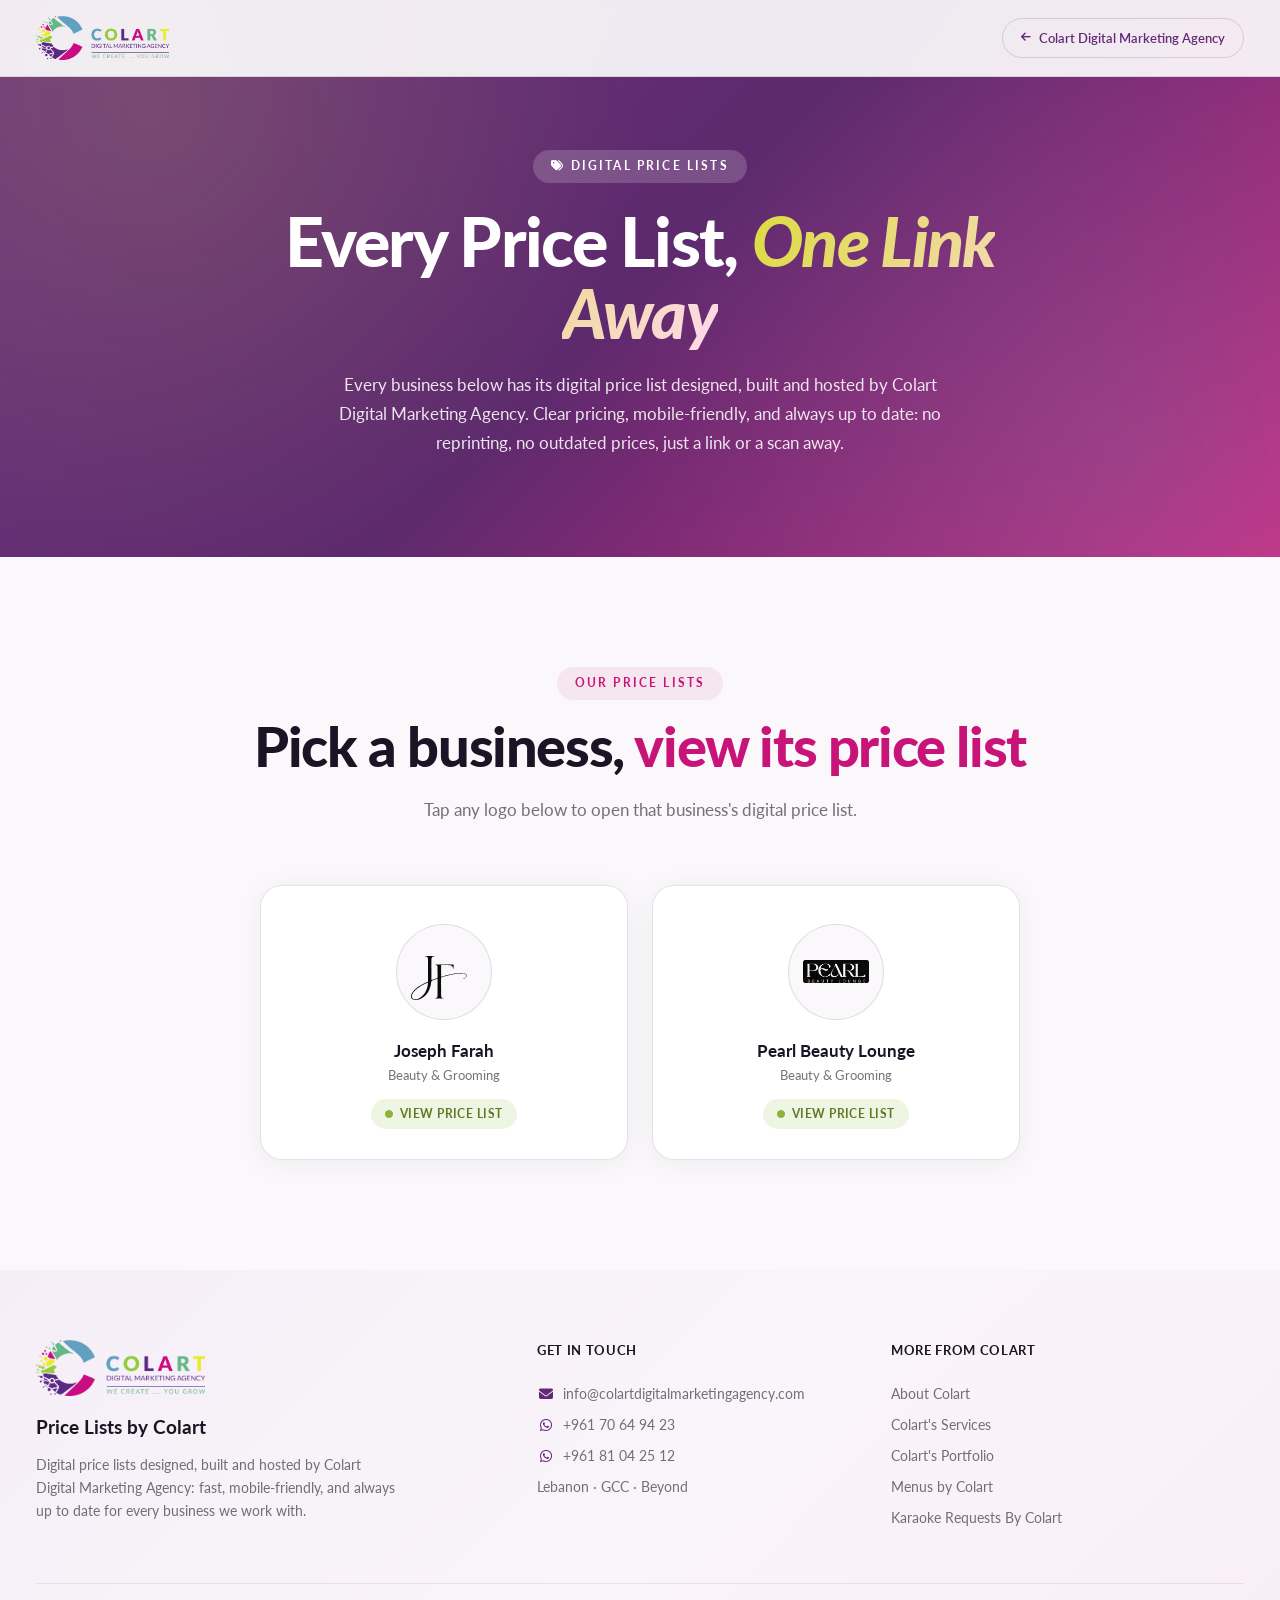
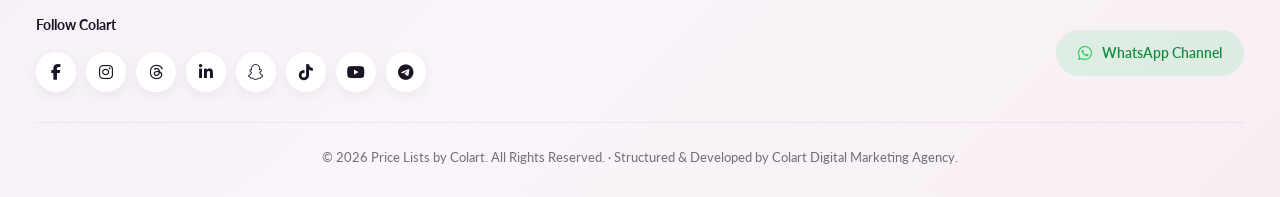
<file: index.html>
<!DOCTYPE html>
<html lang="en">
<head>
<meta charset="UTF-8">
<meta name="viewport" content="width=device-width, initial-scale=1.0">
<title>Price Lists by Colart | Digital Price Lists</title>
<meta name="description" content="Every business price list designed, built and hosted by Colart Digital Marketing Agency: clear pricing, mobile-friendly, and always up to date. Pick a business below to view its price list.">

<link rel="icon" type="image/png" href="assets/img/colart-logo.png">

<link rel="preconnect" href="https://fonts.googleapis.com">
<link rel="preconnect" href="https://fonts.gstatic.com" crossorigin>
<link href="https://fonts.googleapis.com/css2?family=Lato:ital,wght@0,300;0,400;0,500;0,600;0,700;0,900;1,400&display=swap" rel="stylesheet">
<link rel="stylesheet" href="https://cdnjs.cloudflare.com/ajax/libs/font-awesome/6.5.1/css/all.min.css">

<link rel="stylesheet" href="assets/css/style.css">
<link rel="stylesheet" href="assets/css/pricelists.css">
</head>
<body>

<header class="pl-header">
  <a href="/" class="logo" aria-label="Price Lists by Colart: home">
    <img src="assets/img/colart-logo.png" alt="Colart Digital Marketing Agency">
  </a>
  <a href="https://colartdigitalmarketingagency.com" class="back-link">
    <i class="fa-solid fa-arrow-left"></i>
    <span>Colart Digital Marketing Agency</span>
  </a>
</header>

<main>

  <section class="pl-hero">
    <div class="pl-hero-content">
      <span class="section-eyebrow-pill light"><i class="fa-solid fa-tags"></i> Digital Price Lists</span>
      <h1 class="pl-hero-title">Every Price List, <span class="accent">One Link Away</span></h1>
      <p class="pl-hero-text">Every business below has its digital price list designed, built and hosted by Colart Digital Marketing Agency. Clear pricing, mobile-friendly, and always up to date: no reprinting, no outdated prices, just a link or a scan away.</p>
    </div>
  </section>

  <section class="pricelists-section" id="pricelists">
    <div class="container">
      <div class="section-head">
        <span class="section-eyebrow-pill">Our Price Lists</span>
        <h2>Pick a business, <span class="magenta">view its price list</span></h2>
        <p>Tap any logo below to open that business's digital price list.</p>
      </div>

      <div class="pricelist-grid">

        <a class="pricelist-card reveal d1" href="/josephfarah/" aria-label="Joseph Farah: view price list">
          <div class="pricelist-card-logo">
            <img src="josephfarah/assets/img/josephfarah-logo.svg" alt="Joseph Farah logo">
          </div>
          <div class="pricelist-card-name">Joseph Farah</div>
          <div class="pricelist-card-cat">Beauty &amp; Grooming</div>
          <span class="pricelist-card-status live"><i class="fa-solid fa-circle"></i> View Price List</span>
        </a>

        <a class="pricelist-card reveal d2" href="/pearl-beauty-lounge/" aria-label="Pearl Beauty Lounge: view price list">
          <div class="pricelist-card-logo">
            <img src="pearl-beauty-lounge/assets/img/pearl-logo.png" alt="Pearl Beauty Lounge logo">
          </div>
          <div class="pricelist-card-name">Pearl Beauty Lounge</div>
          <div class="pricelist-card-cat">Beauty &amp; Grooming</div>
          <span class="pricelist-card-status live"><i class="fa-solid fa-circle"></i> View Price List</span>
        </a>

      </div>
    </div>
  </section>

</main>

<footer>
  <div class="foot-top">
    <div class="foot-brand">
      <img src="assets/img/colart-logo.png" alt="Colart Digital Marketing Agency">
      <h3 class="foot-tagline">Price Lists by Colart</h3>
      <p class="foot-desc">Digital price lists designed, built and hosted by Colart Digital Marketing Agency: fast, mobile-friendly, and always up to date for every business we work with.</p>
    </div>

    <div class="foot-col">
      <h5>GET IN TOUCH</h5>
      <a href="mailto:info@colartdigitalmarketingagency.com"><i class="fa-solid fa-envelope"></i>info@colartdigitalmarketingagency.com</a>
      <a href="https://wa.me/96170649423"><i class="fa-brands fa-whatsapp"></i>+961 70 64 94 23</a>
      <a href="https://wa.me/96181042512"><i class="fa-brands fa-whatsapp"></i>+961 81 04 25 12</a>
      <p>Lebanon &middot; GCC &middot; Beyond</p>
    </div>

    <div class="foot-col">
      <h5>MORE FROM COLART</h5>
      <a href="https://www.colartdigitalmarketingagency.com">About Colart</a>
      <a href="https://www.colartdigitalmarketingagency.com/services">Colart's Services</a>
      <a href="https://www.colartdigitalmarketingagency.com/our-work">Colart's Portfolio</a>
      <a href="https://menus.colartdigitalmarketingagency.com">Menus by Colart</a>
      <a href="https://requests.colartdigitalmarketingagency.com">Karaoke Requests By Colart</a>
    </div>
  </div>

  <div class="foot-mid">
    <div class="follow">
      <h5>Follow Colart</h5>
      <div class="social-icons">
        <a href="https://facebook.com/colartdigitalmarketingagency" aria-label="Facebook"><i class="fa-brands fa-facebook-f"></i></a>
        <a href="https://instagram.com/colartdigitalmarketingagency" aria-label="Instagram"><i class="fa-brands fa-instagram"></i></a>
        <a href="https://threads.net/@colartdigitalmarketingagency" aria-label="Threads"><i class="fa-brands fa-threads"></i></a>
        <a href="https://linkedin.com/company/colartdigitalmarketingagency" aria-label="LinkedIn"><i class="fa-brands fa-linkedin-in"></i></a>
        <a href="https://snapchat.com/add/colartlb" aria-label="Snapchat"><i class="fa-brands fa-snapchat"></i></a>
        <a href="https://tiktok.com/@colartdigitalmarketing" aria-label="TikTok"><i class="fa-brands fa-tiktok"></i></a>
        <a href="https://youtube.com/@colartdigitalmarketingagency" aria-label="YouTube"><i class="fa-brands fa-youtube"></i></a>
        <a href="https://t.me/colartdigitalmarketingagency" aria-label="Telegram"><i class="fa-brands fa-telegram"></i></a>
      </div>
    </div>
    <a href="https://whatsapp.com/channel/0029VbBE25m7j6g4kQvefg2K" class="whatsapp-channel">
      <i class="fa-brands fa-whatsapp"></i> WhatsApp Channel
    </a>
  </div>

  <div class="foot-bottom">
    <p>&copy; 2026 Price Lists by Colart. All Rights Reserved. &middot; Structured &amp; Developed by Colart Digital Marketing Agency.</p>
  </div>
</footer>

<script>
  // Scroll reveal for cards, consistent with the main brand site behaviour
  document.addEventListener('DOMContentLoaded', function () {
    var items = document.querySelectorAll('.reveal');
    if (!('IntersectionObserver' in window)) return;
    var io = new IntersectionObserver(function (entries) {
      entries.forEach(function (entry) {
        if (entry.isIntersecting) {
          entry.target.style.animationPlayState = 'running';
        }
      });
    }, { threshold: 0.15 });
    items.forEach(function (el) { io.observe(el); });
  });
</script>

</body>
</html>
</file>
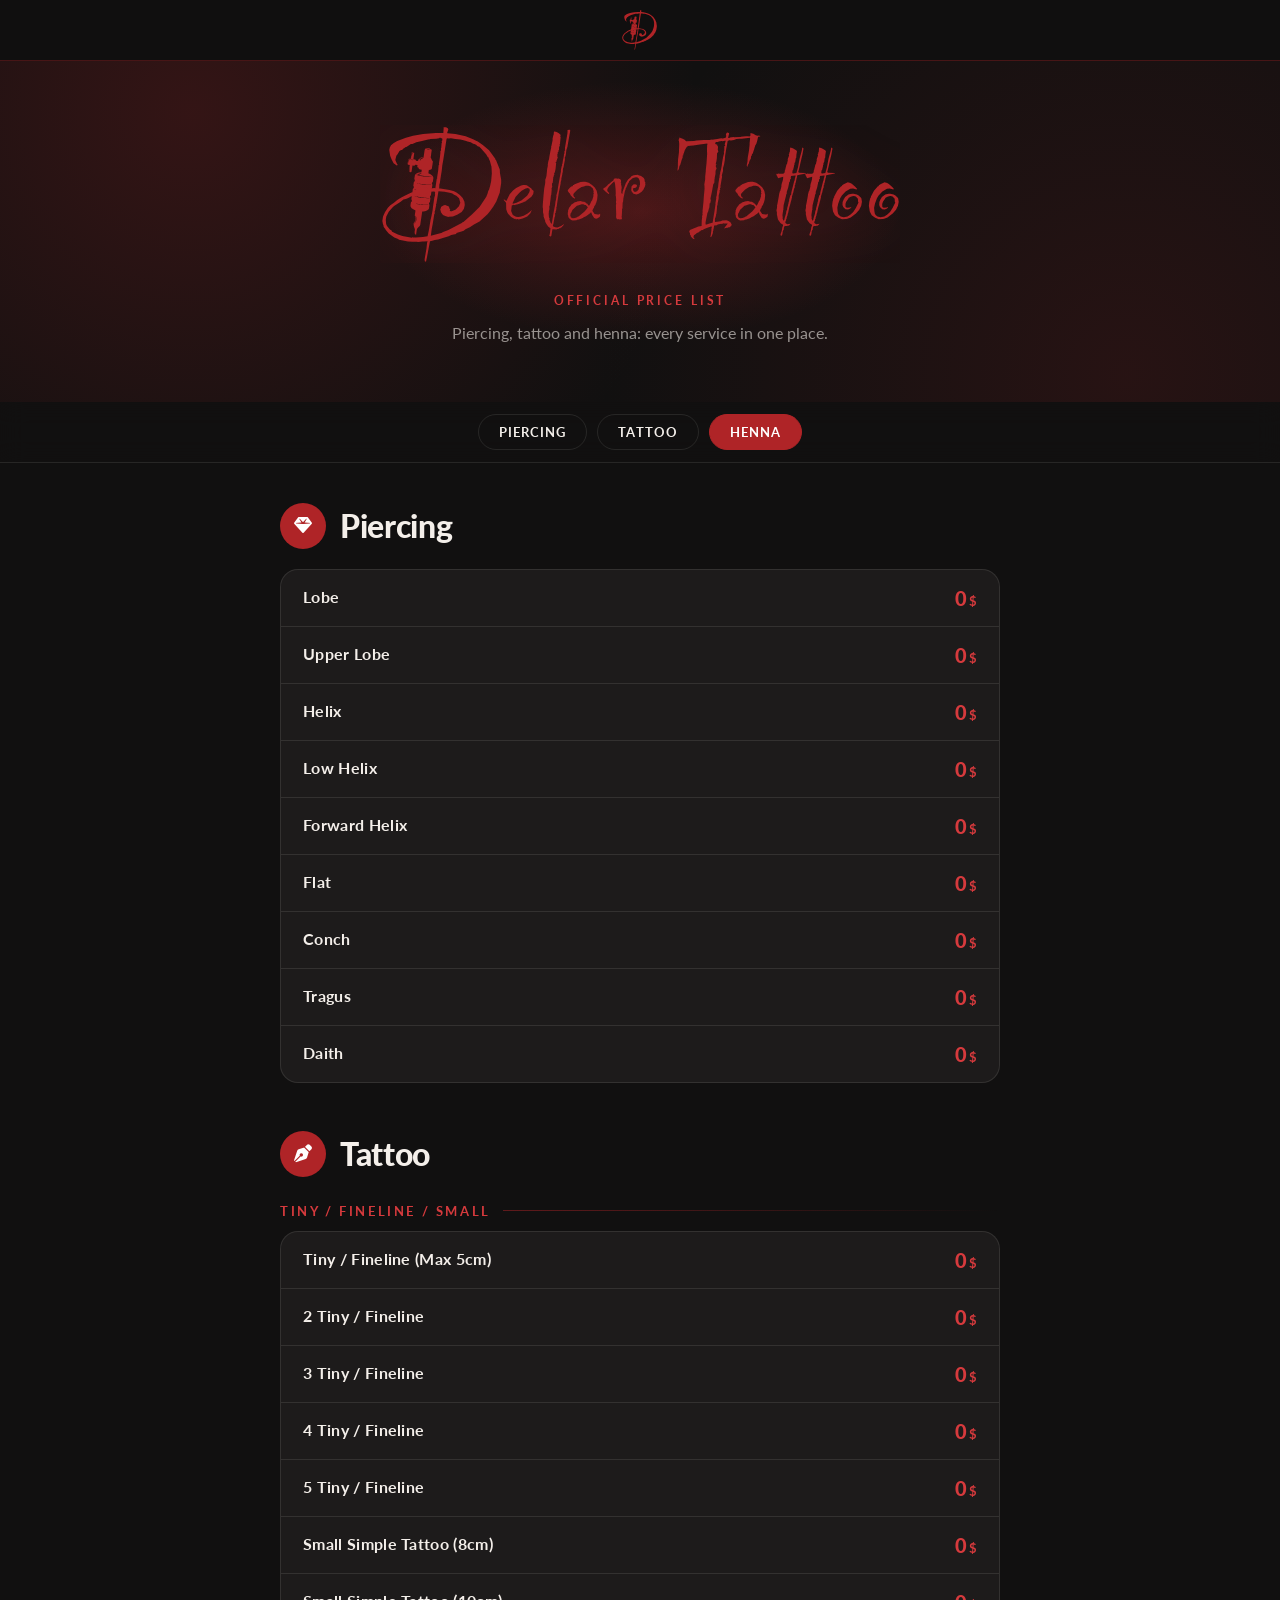
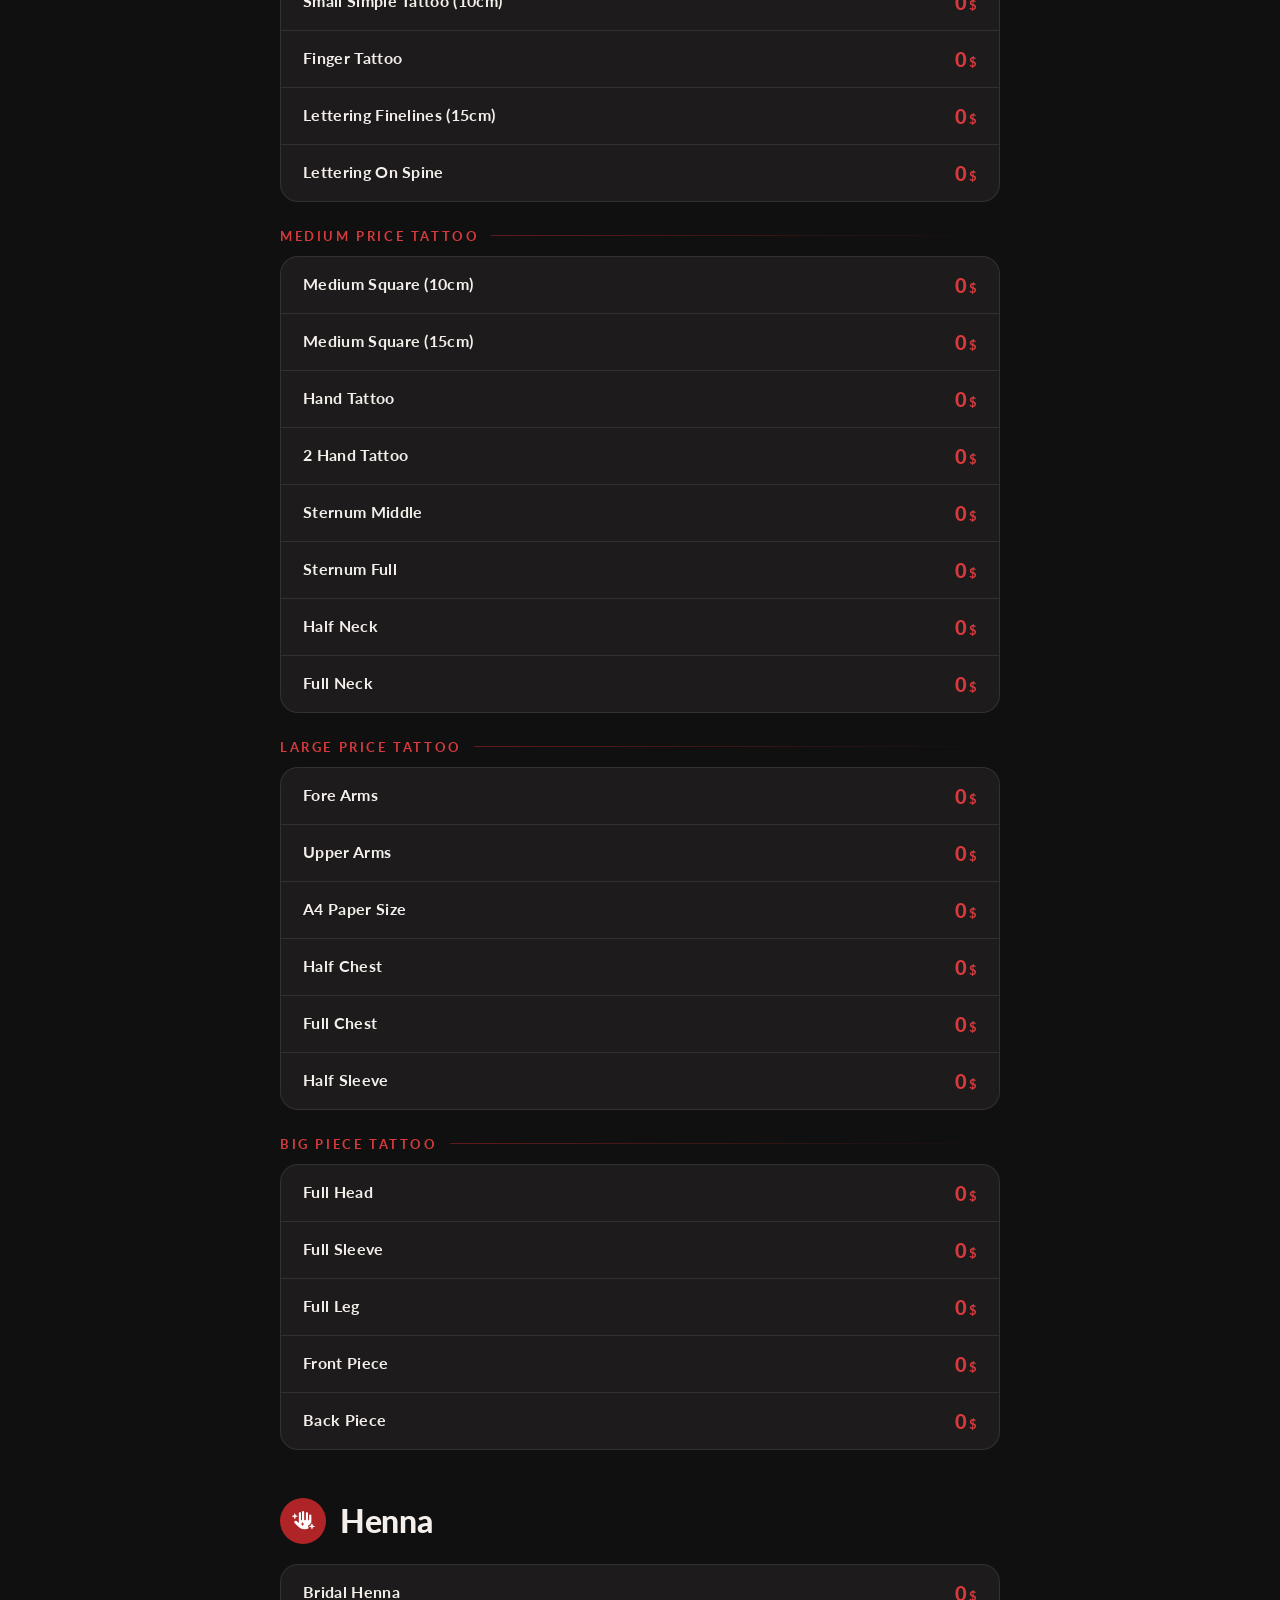
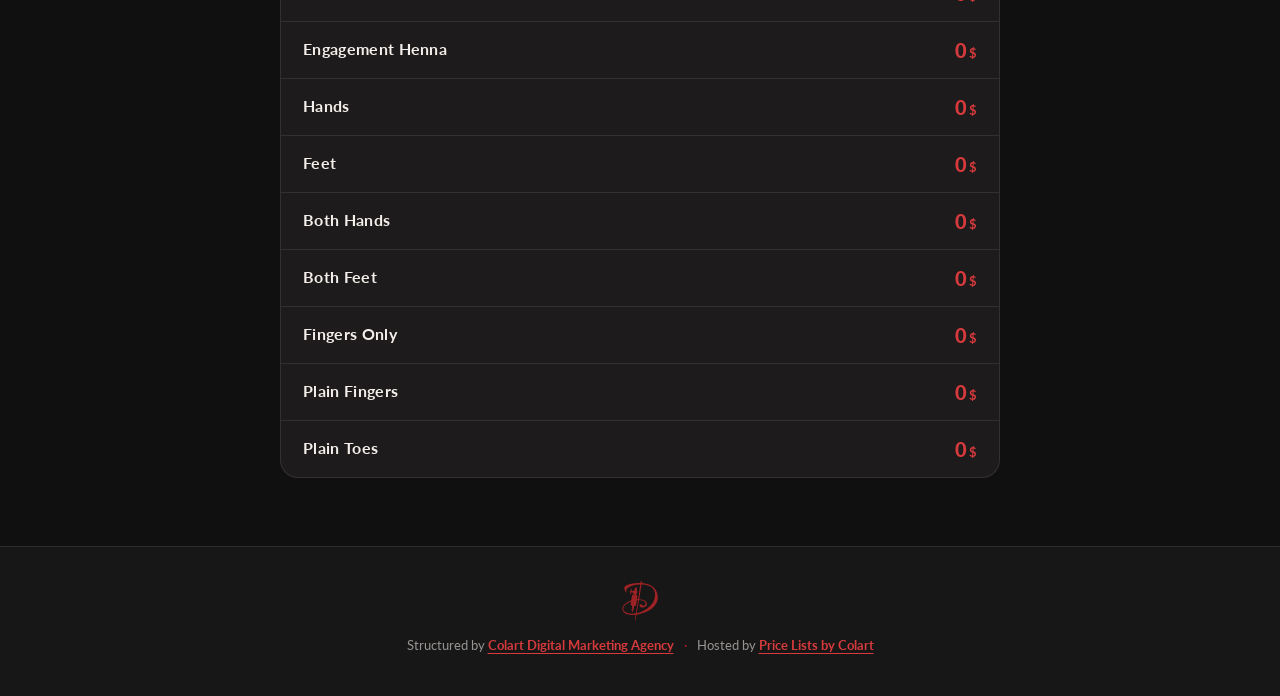
<file: delar-tattoo/index.html>
<!DOCTYPE html>
<html lang="en" class="no-js">
<head>
<meta charset="UTF-8">
<meta name="viewport" content="width=device-width, initial-scale=1.0">
<title>Delar Tattoo | Price List</title>
<meta name="description" content="Delar Tattoo's official price list: piercing, tattoo (tiny, medium, large and big pieces) and henna. Digital price list structured by Colart Digital Marketing Agency.">

<link rel="icon" type="image/png" href="assets/img/favicon.png">
<link rel="apple-touch-icon" href="assets/img/favicon-192.png">

<link rel="preconnect" href="https://fonts.googleapis.com">
<link rel="preconnect" href="https://fonts.gstatic.com" crossorigin>
<link href="https://fonts.googleapis.com/css2?family=Lato:ital,wght@0,300;0,400;0,700;0,900;1,400&display=swap" rel="stylesheet">
<link rel="stylesheet" href="https://cdnjs.cloudflare.com/ajax/libs/font-awesome/6.5.1/css/all.min.css">

<script>document.documentElement.className="js";</script>
<link rel="stylesheet" href="style.css">
</head>
<body>

<header class="dt-header">
  <a href="#top" aria-label="Delar Tattoo: home"><img src="assets/img/delar-icon.svg" alt="Delar Tattoo"></a>
</header>

<main id="top">

  <section class="dt-hero">
    <img class="dt-hero-logo" src="assets/img/delar-logo.svg" alt="Delar Tattoo logo">
    <span class="dt-eyebrow">Official Price List</span>
    <p class="dt-sub">Piercing, tattoo and henna: every service in one place.</p>
  </section>

  <nav class="dt-catnav" aria-label="Price list categories">
    <div class="dt-catnav-inner"><a href="#piercing">Piercing</a><a href="#tattoo">Tattoo</a><a href="#henna">Henna</a></div>
  </nav>

  <div class="dt-main">

    <section class="dt-section" id="piercing">
      <div class="dt-section-head">
        <div class="dt-section-icon"><i class="fa-solid fa-gem"></i></div>
        <h2 class="dt-section-title">Piercing</h2>
      </div>
      <div class="dt-list" data-reveal>
        <div class="dt-row"><div class="dt-name">Lobe</div><div class="dt-price">0<small>$</small></div></div>
        <div class="dt-row"><div class="dt-name">Upper Lobe</div><div class="dt-price">0<small>$</small></div></div>
        <div class="dt-row"><div class="dt-name">Helix</div><div class="dt-price">0<small>$</small></div></div>
        <div class="dt-row"><div class="dt-name">Low Helix</div><div class="dt-price">0<small>$</small></div></div>
        <div class="dt-row"><div class="dt-name">Forward Helix</div><div class="dt-price">0<small>$</small></div></div>
        <div class="dt-row"><div class="dt-name">Flat</div><div class="dt-price">0<small>$</small></div></div>
        <div class="dt-row"><div class="dt-name">Conch</div><div class="dt-price">0<small>$</small></div></div>
        <div class="dt-row"><div class="dt-name">Tragus</div><div class="dt-price">0<small>$</small></div></div>
        <div class="dt-row"><div class="dt-name">Daith</div><div class="dt-price">0<small>$</small></div></div>
      </div>
    </section>

    <section class="dt-section" id="tattoo">
      <div class="dt-section-head">
        <div class="dt-section-icon"><i class="fa-solid fa-pen-nib"></i></div>
        <h2 class="dt-section-title">Tattoo</h2>
      </div>
      <h3 class="dt-group" data-reveal-head>Tiny / Fineline / Small</h3>
      <div class="dt-list" data-reveal>
        <div class="dt-row"><div class="dt-name">Tiny / Fineline (Max 5cm)</div><div class="dt-price">0<small>$</small></div></div>
        <div class="dt-row"><div class="dt-name">2 Tiny / Fineline</div><div class="dt-price">0<small>$</small></div></div>
        <div class="dt-row"><div class="dt-name">3 Tiny / Fineline</div><div class="dt-price">0<small>$</small></div></div>
        <div class="dt-row"><div class="dt-name">4 Tiny / Fineline</div><div class="dt-price">0<small>$</small></div></div>
        <div class="dt-row"><div class="dt-name">5 Tiny / Fineline</div><div class="dt-price">0<small>$</small></div></div>
        <div class="dt-row"><div class="dt-name">Small Simple Tattoo (8cm)</div><div class="dt-price">0<small>$</small></div></div>
        <div class="dt-row"><div class="dt-name">Small Simple Tattoo (10cm)</div><div class="dt-price">0<small>$</small></div></div>
        <div class="dt-row"><div class="dt-name">Finger Tattoo</div><div class="dt-price">0<small>$</small></div></div>
        <div class="dt-row"><div class="dt-name">Lettering Finelines (15cm)</div><div class="dt-price">0<small>$</small></div></div>
        <div class="dt-row"><div class="dt-name">Lettering On Spine</div><div class="dt-price">0<small>$</small></div></div>
      </div>
      <h3 class="dt-group" data-reveal-head>Medium Price Tattoo</h3>
      <div class="dt-list" data-reveal>
        <div class="dt-row"><div class="dt-name">Medium Square (10cm)</div><div class="dt-price">0<small>$</small></div></div>
        <div class="dt-row"><div class="dt-name">Medium Square (15cm)</div><div class="dt-price">0<small>$</small></div></div>
        <div class="dt-row"><div class="dt-name">Hand Tattoo</div><div class="dt-price">0<small>$</small></div></div>
        <div class="dt-row"><div class="dt-name">2 Hand Tattoo</div><div class="dt-price">0<small>$</small></div></div>
        <div class="dt-row"><div class="dt-name">Sternum Middle</div><div class="dt-price">0<small>$</small></div></div>
        <div class="dt-row"><div class="dt-name">Sternum Full</div><div class="dt-price">0<small>$</small></div></div>
        <div class="dt-row"><div class="dt-name">Half Neck</div><div class="dt-price">0<small>$</small></div></div>
        <div class="dt-row"><div class="dt-name">Full Neck</div><div class="dt-price">0<small>$</small></div></div>
      </div>
      <h3 class="dt-group" data-reveal-head>Large Price Tattoo</h3>
      <div class="dt-list" data-reveal>
        <div class="dt-row"><div class="dt-name">Fore Arms</div><div class="dt-price">0<small>$</small></div></div>
        <div class="dt-row"><div class="dt-name">Upper Arms</div><div class="dt-price">0<small>$</small></div></div>
        <div class="dt-row"><div class="dt-name">A4 Paper Size</div><div class="dt-price">0<small>$</small></div></div>
        <div class="dt-row"><div class="dt-name">Half Chest</div><div class="dt-price">0<small>$</small></div></div>
        <div class="dt-row"><div class="dt-name">Full Chest</div><div class="dt-price">0<small>$</small></div></div>
        <div class="dt-row"><div class="dt-name">Half Sleeve</div><div class="dt-price">0<small>$</small></div></div>
      </div>
      <h3 class="dt-group" data-reveal-head>Big Piece Tattoo</h3>
      <div class="dt-list" data-reveal>
        <div class="dt-row"><div class="dt-name">Full Head</div><div class="dt-price">0<small>$</small></div></div>
        <div class="dt-row"><div class="dt-name">Full Sleeve</div><div class="dt-price">0<small>$</small></div></div>
        <div class="dt-row"><div class="dt-name">Full Leg</div><div class="dt-price">0<small>$</small></div></div>
        <div class="dt-row"><div class="dt-name">Front Piece</div><div class="dt-price">0<small>$</small></div></div>
        <div class="dt-row"><div class="dt-name">Back Piece</div><div class="dt-price">0<small>$</small></div></div>
      </div>
    </section>

    <section class="dt-section" id="henna">
      <div class="dt-section-head">
        <div class="dt-section-icon"><i class="fa-solid fa-hand-sparkles"></i></div>
        <h2 class="dt-section-title">Henna</h2>
      </div>
      <div class="dt-list" data-reveal>
        <div class="dt-row"><div class="dt-name">Bridal Henna</div><div class="dt-price">0<small>$</small></div></div>
        <div class="dt-row"><div class="dt-name">Engagement Henna</div><div class="dt-price">0<small>$</small></div></div>
        <div class="dt-row"><div class="dt-name">Hands</div><div class="dt-price">0<small>$</small></div></div>
        <div class="dt-row"><div class="dt-name">Feet</div><div class="dt-price">0<small>$</small></div></div>
        <div class="dt-row"><div class="dt-name">Both Hands</div><div class="dt-price">0<small>$</small></div></div>
        <div class="dt-row"><div class="dt-name">Both Feet</div><div class="dt-price">0<small>$</small></div></div>
        <div class="dt-row"><div class="dt-name">Fingers Only</div><div class="dt-price">0<small>$</small></div></div>
        <div class="dt-row"><div class="dt-name">Plain Fingers</div><div class="dt-price">0<small>$</small></div></div>
        <div class="dt-row"><div class="dt-name">Plain Toes</div><div class="dt-price">0<small>$</small></div></div>
      </div>
    </section>

  </div>
</main>

<footer class="dt-footer">
  <img src="assets/img/delar-icon.svg" alt="" class="dt-footer-mono">
  <p>
    Structured by <a href="https://www.colartdigitalmarketingagency.com/" target="_blank" rel="noopener">Colart Digital Marketing Agency</a><span class="dt-sep">&middot;</span>Hosted by <a href="https://pricelists.colartdigitalmarketingagency.com/" target="_blank" rel="noopener">Price Lists by Colart</a>
  </p>
</footer>

<script>
  (function () {
    var reduce = window.matchMedia && matchMedia('(prefers-reduced-motion: reduce)').matches;

    // Active category in the sticky nav
    var links = document.querySelectorAll('.dt-catnav a');
    var map = {};
    links.forEach(function (a) { map[a.getAttribute('href').slice(1)] = a; });
    if (!('IntersectionObserver' in window)) { document.documentElement.className = 'no-js'; return; }

    var nav = new IntersectionObserver(function (entries) {
      entries.forEach(function (en) {
        if (en.isIntersecting) {
          links.forEach(function (l) { l.classList.remove('is-active'); });
          if (map[en.target.id]) map[en.target.id].classList.add('is-active');
        }
      });
    }, { rootMargin: '-35% 0px -55% 0px' });
    document.querySelectorAll('.dt-section').forEach(function (s) { nav.observe(s); });

    // Scroll reveal: headings, section icons, then rows stagger in
    var targets = document.querySelectorAll('.dt-section-head, [data-reveal-head], [data-reveal]');
    if (reduce) { targets.forEach(function (t) { t.classList.add('is-in'); }); return; }
    document.querySelectorAll('[data-reveal]').forEach(function (list) {
      list.querySelectorAll('.dt-row').forEach(function (r, i) {
        r.style.transitionDelay = Math.min(i * 55, 440) + 'ms';
      });
    });
    var rev = new IntersectionObserver(function (entries) {
      entries.forEach(function (en) {
        if (en.isIntersecting) { en.target.classList.add('is-in'); rev.unobserve(en.target); }
      });
    }, { rootMargin: '0px 0px -8% 0px', threshold: 0.08 });
    targets.forEach(function (t) { rev.observe(t); });
  })();
</script>
</body>
</html>
</file>
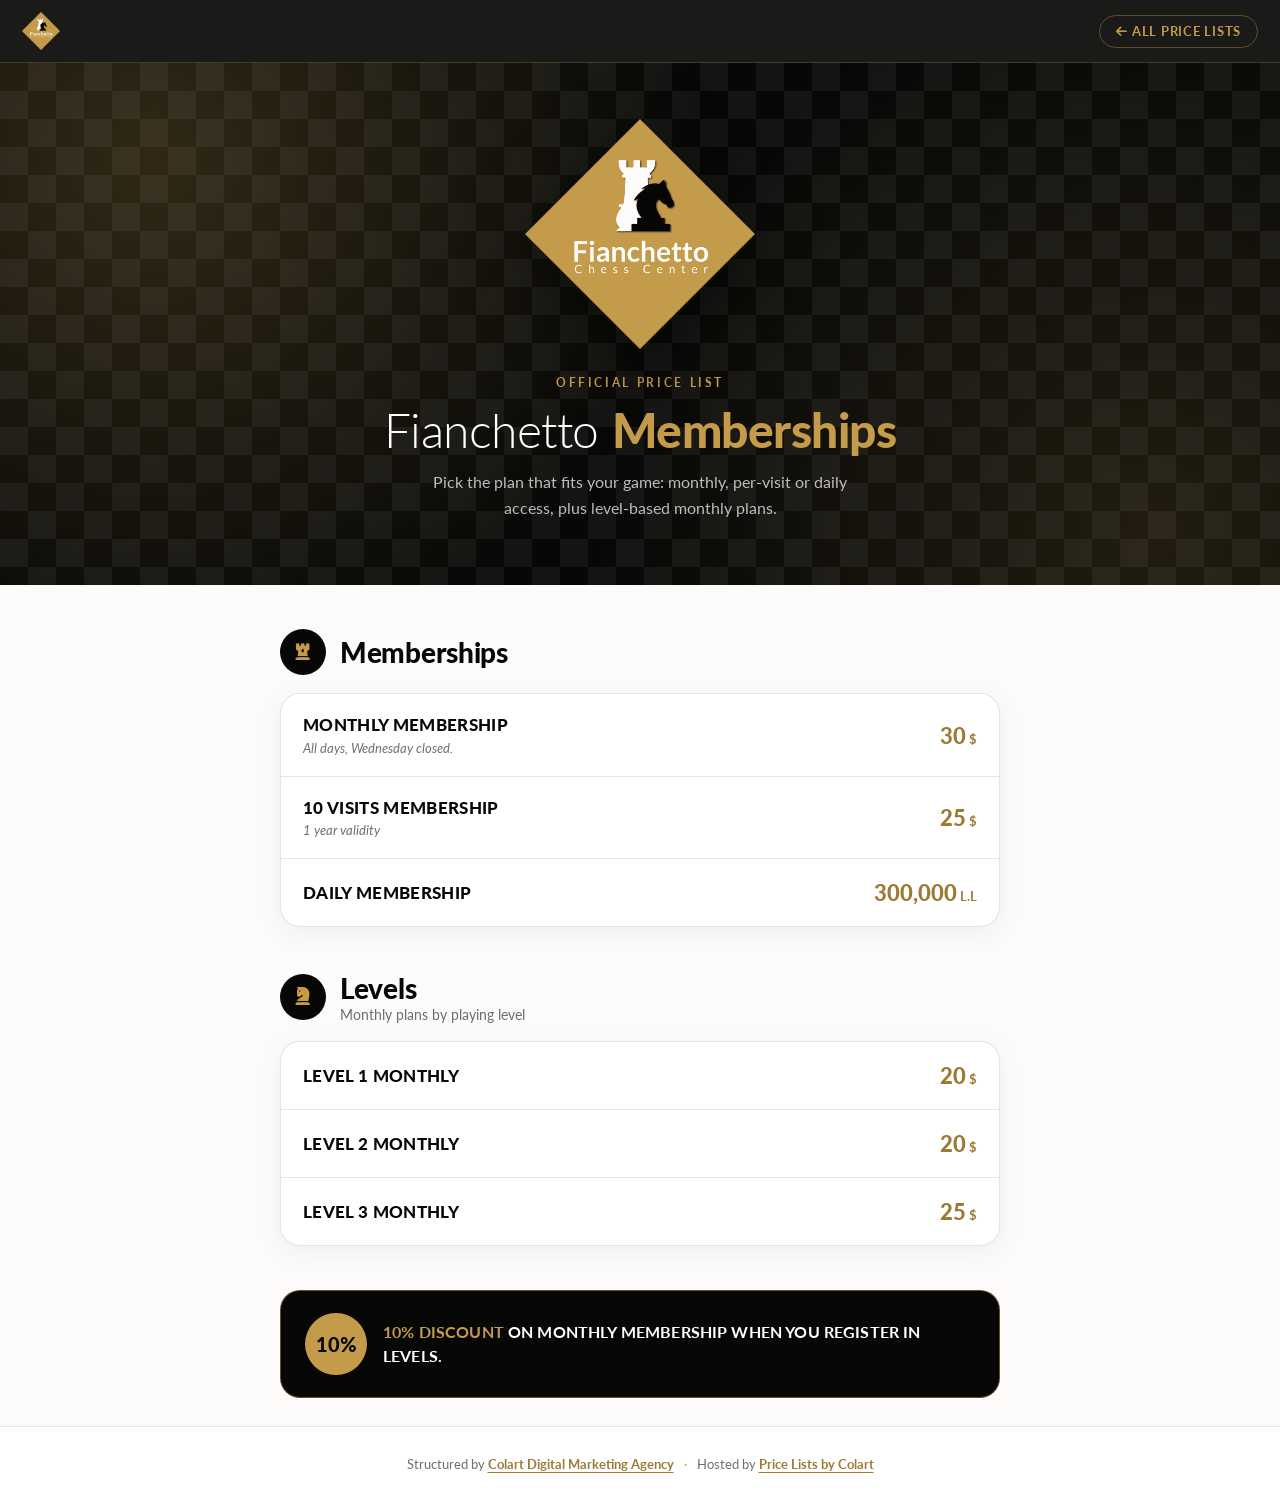
<file: fianchetto/index.html>
<!DOCTYPE html>
<html lang="en">
<head>
<meta charset="UTF-8">
<meta name="viewport" content="width=device-width, initial-scale=1.0">
<title>Fianchetto Chess Center | Price List</title>
<meta name="description" content="Fianchetto Chess Center's official price list: monthly, 10-visit and daily memberships, plus Level 1, 2 and 3 monthly plans. Digital price list designed, built and hosted by Colart Digital Marketing Agency.">

<link rel="icon" type="image/png" href="assets/img/favicon.png">
<link rel="apple-touch-icon" href="assets/img/favicon-192.png">

<link rel="preconnect" href="https://fonts.googleapis.com">
<link rel="preconnect" href="https://fonts.gstatic.com" crossorigin>
<link href="https://fonts.googleapis.com/css2?family=Lato:ital,wght@0,300;0,400;0,700;0,900;1,400&display=swap" rel="stylesheet">
<link rel="stylesheet" href="https://cdnjs.cloudflare.com/ajax/libs/font-awesome/6.5.1/css/all.min.css">

<link rel="stylesheet" href="style.css">
</head>
<body>

<header class="fc-header">
  <a href="#top" aria-label="Fianchetto Chess Center: home">
    <img src="assets/img/fianchetto-logo.png" alt="Fianchetto Chess Center">
  </a>
  <a href="/" class="back"><i class="fa-solid fa-arrow-left"></i> <span>All Price Lists</span></a>
</header>

<main id="top">

  <section class="fc-hero">
    <img class="fc-hero-logo" src="assets/img/fianchetto-logo.png" alt="Fianchetto Chess Center logo">
    <span class="fc-eyebrow">Official Price List</span>
    <h1 class="fc-title">Fianchetto <strong>Memberships</strong></h1>
    <p class="fc-sub">Pick the plan that fits your game: monthly, per-visit or daily access, plus level-based monthly plans.</p>
  </section>

  <div class="fc-main">

    <section class="fc-section" id="memberships">
      <div class="fc-section-head">
        <div class="fc-section-icon"><i class="fa-solid fa-chess-rook"></i></div>
        <div>
          <h2 class="fc-section-title">Memberships</h2>
        </div>
      </div>
      <div class="fc-list">
        <div class="fc-row">
          <div class="fc-name">Monthly Membership<span class="fc-detail">All days, Wednesday closed.</span></div>
          <div class="fc-price">30<small>$</small></div>
        </div>
        <div class="fc-row">
          <div class="fc-name">10 Visits Membership<span class="fc-detail">1 year validity</span></div>
          <div class="fc-price">25<small>$</small></div>
        </div>
        <div class="fc-row">
          <div class="fc-name">Daily Membership</div>
          <div class="fc-price">300,000<small>L.L</small></div>
        </div>
      </div>
    </section>

    <section class="fc-section" id="levels">
      <div class="fc-section-head">
        <div class="fc-section-icon"><i class="fa-solid fa-chess-knight"></i></div>
        <div>
          <h2 class="fc-section-title">Levels</h2>
          <p class="fc-section-note">Monthly plans by playing level</p>
        </div>
      </div>
      <div class="fc-list">
        <div class="fc-row">
          <div class="fc-name">Level 1 Monthly</div>
          <div class="fc-price">20<small>$</small></div>
        </div>
        <div class="fc-row">
          <div class="fc-name">Level 2 Monthly</div>
          <div class="fc-price">20<small>$</small></div>
        </div>
        <div class="fc-row">
          <div class="fc-name">Level 3 Monthly</div>
          <div class="fc-price">25<small>$</small></div>
        </div>
      </div>
    </section>

    <div class="fc-promo">
      <div class="fc-promo-badge">10%</div>
      <p><span>10% discount</span> on monthly membership when you register in levels.</p>
    </div>

  </div>
</main>

<footer class="fc-footer">
  <p>
    Structured by <a href="https://www.colartdigitalmarketingagency.com/" target="_blank" rel="noopener">Colart Digital Marketing Agency</a><span class="fc-sep">&middot;</span>Hosted by <a href="https://pricelists.colartdigitalmarketingagency.com/" target="_blank" rel="noopener">Price Lists by Colart</a>
  </p>
</footer>

</body>
</html>
</file>
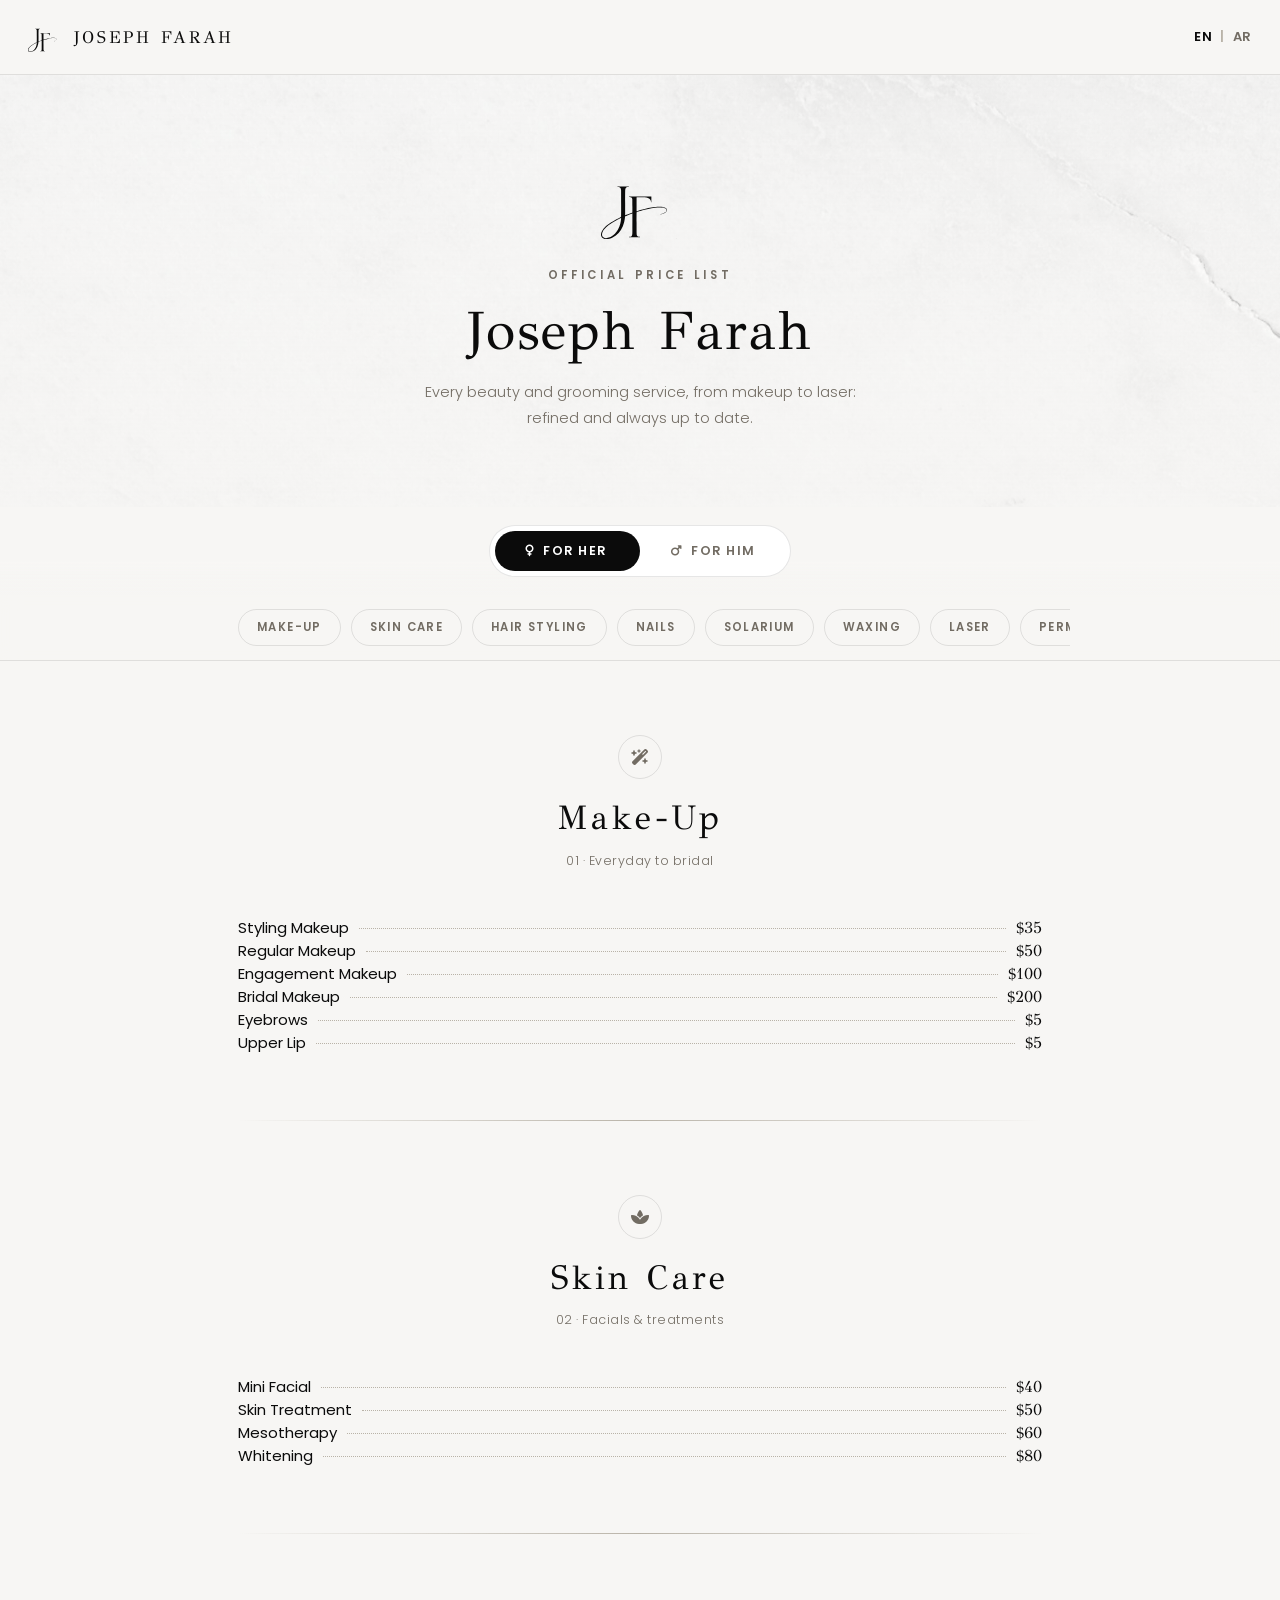
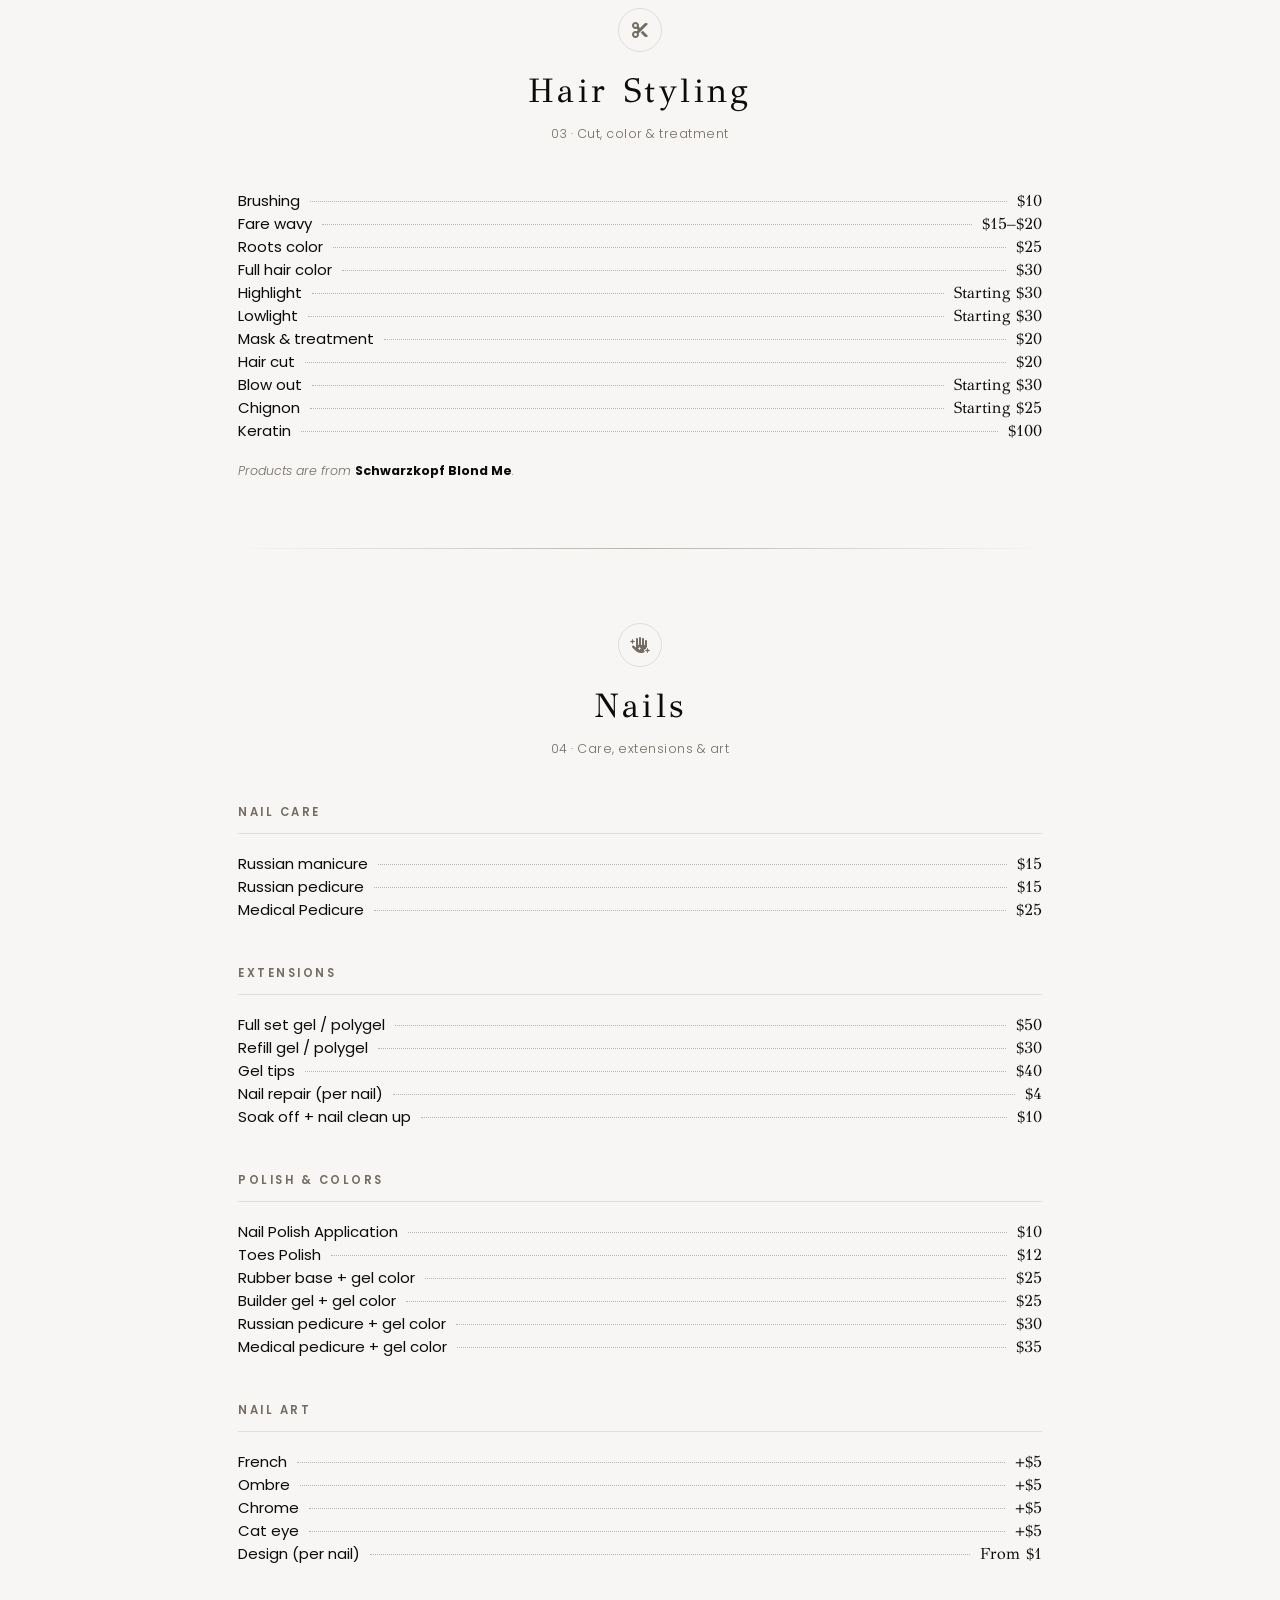
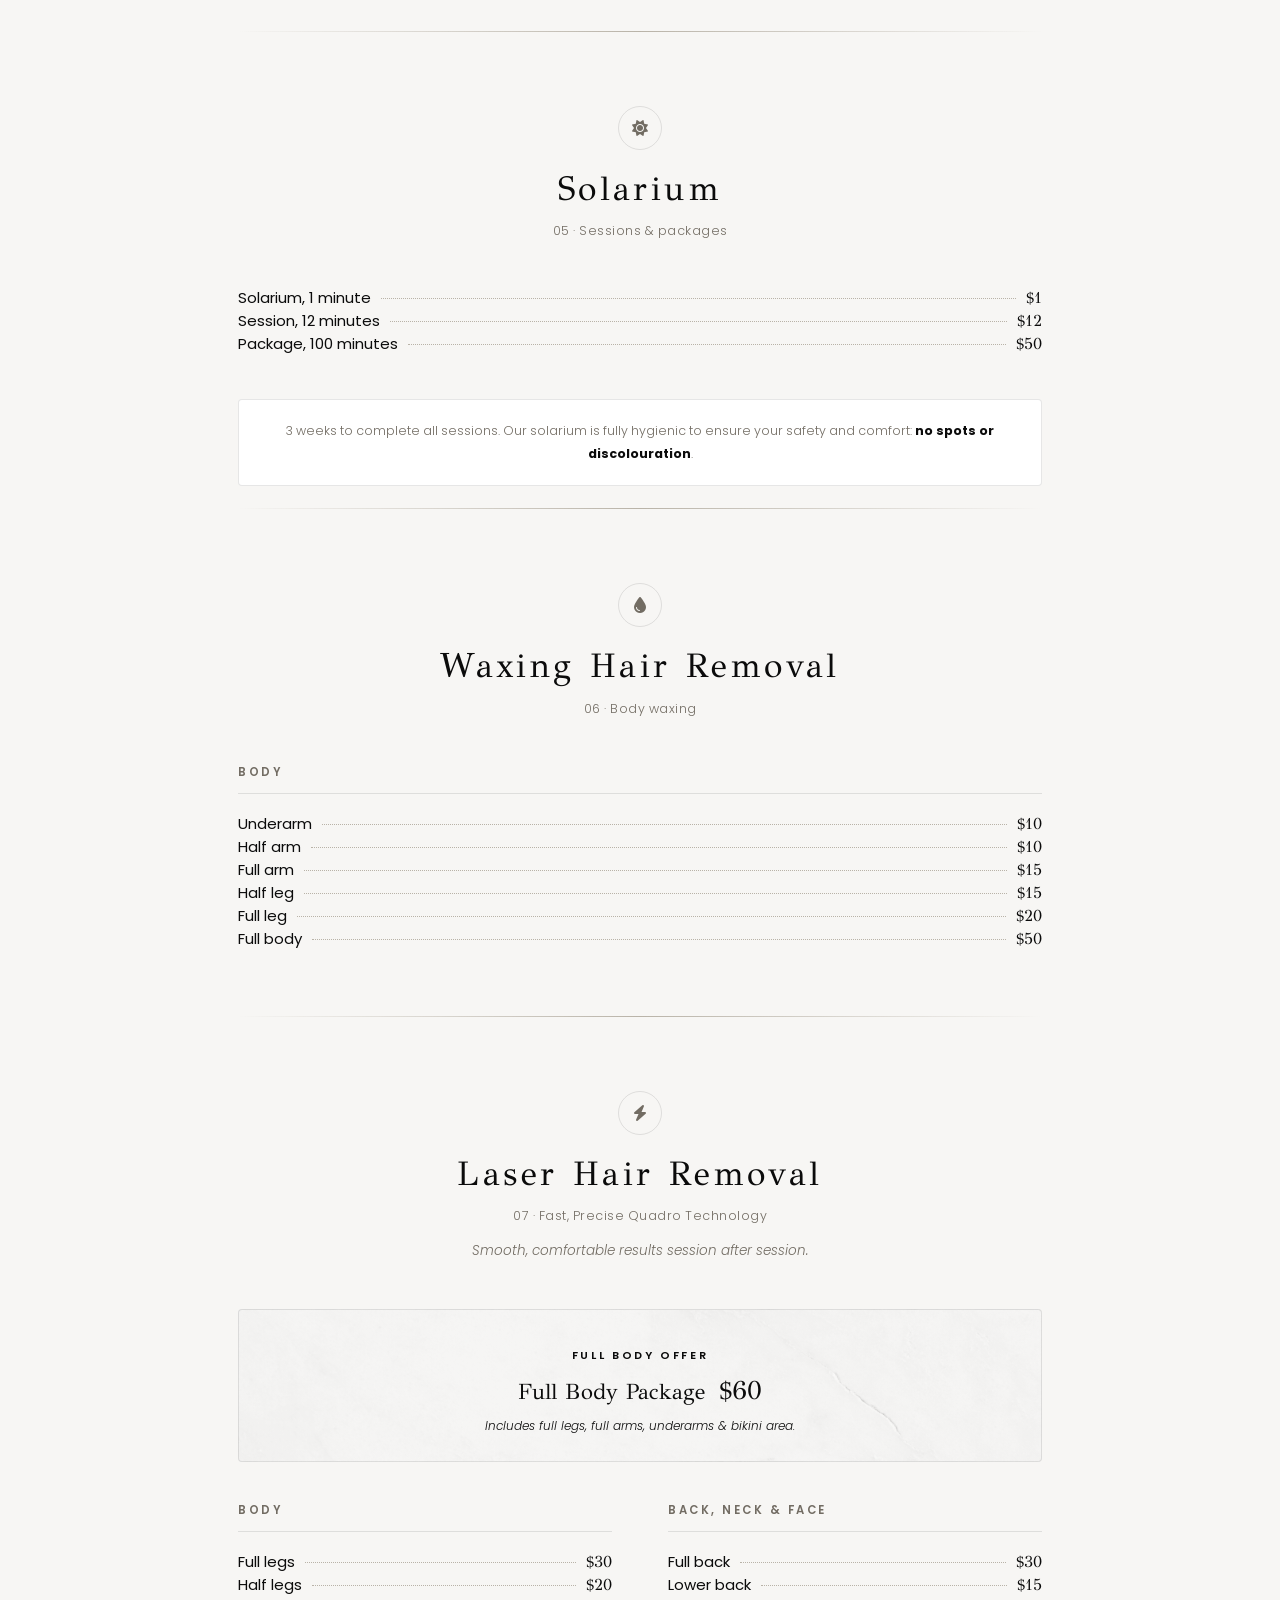
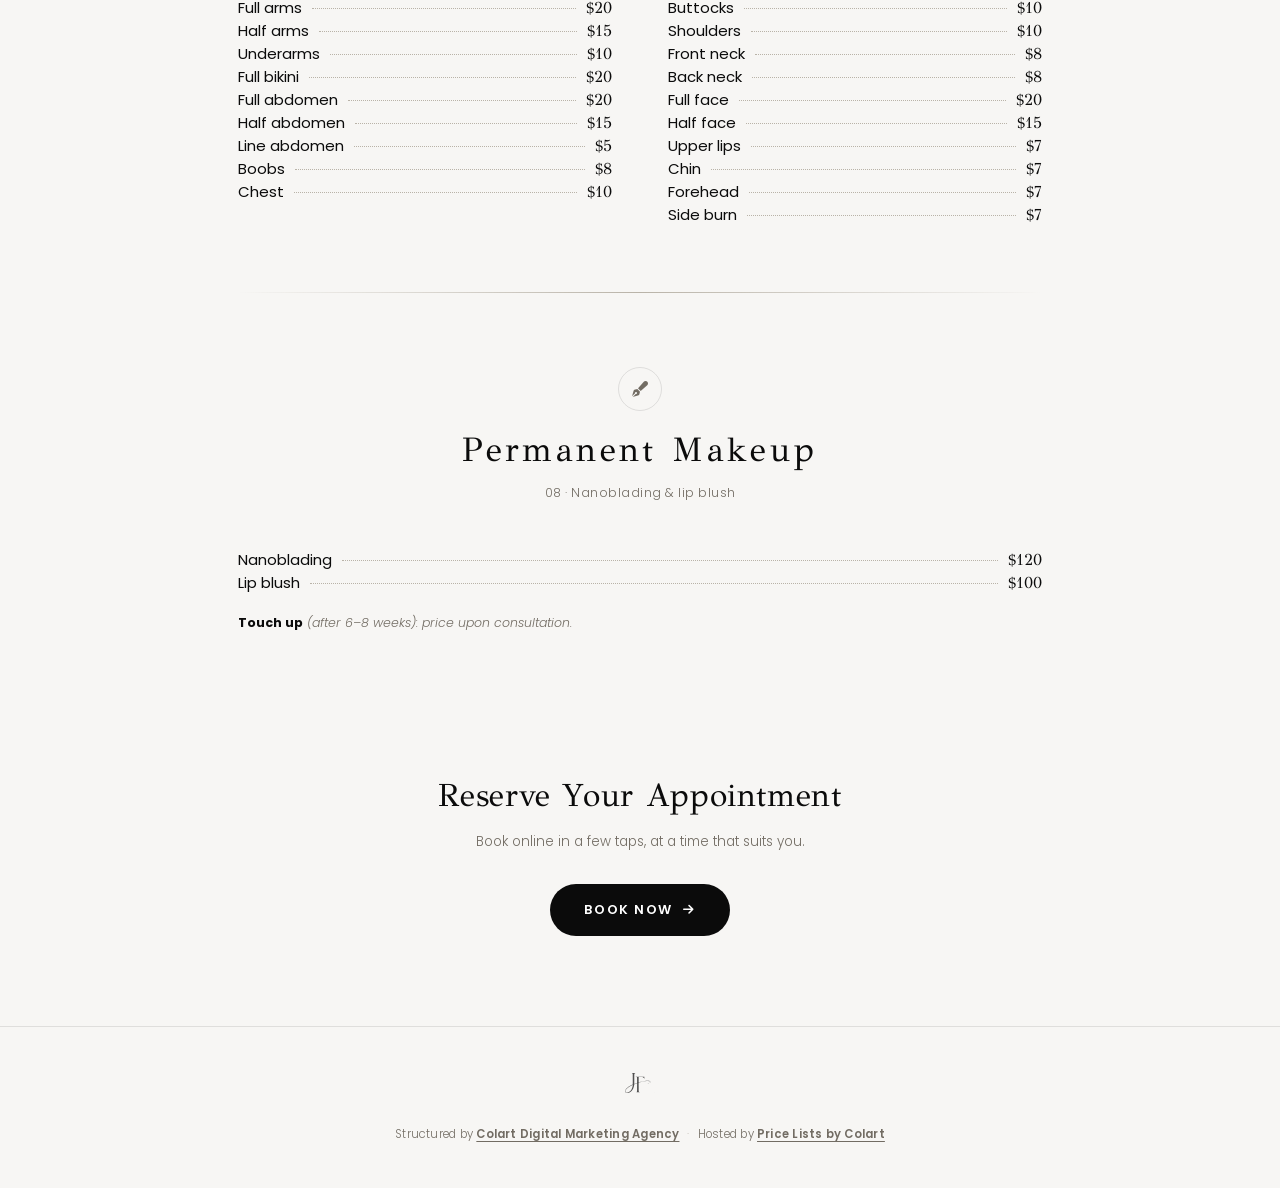
<file: josephfarah/index.html>
<!DOCTYPE html>
<html lang="en">
<head>
<meta charset="UTF-8">
<meta name="viewport" content="width=device-width, initial-scale=1.0">
<title>Joseph Farah | Price List</title>
<meta name="description" content="Joseph Farah's official price list: makeup, skin care, hair styling, nails, solarium, waxing, laser hair removal and permanent makeup for her, and nail care, solarium and laser for him. Digital menu designed, built and hosted by Colart Digital Marketing Agency.">

<link rel="icon" type="image/svg+xml" href="assets/img/josephfarah-logo.svg">

<link rel="alternate" hreflang="en" href="./">
<link rel="alternate" hreflang="ar" href="ar/">

<link rel="preconnect" href="https://fonts.googleapis.com">
<link rel="preconnect" href="https://fonts.gstatic.com" crossorigin>
<link href="https://fonts.googleapis.com/css2?family=GFS+Didot&family=Poppins:ital,wght@0,300;0,400;0,500;0,600;0,700;1,400&display=swap" rel="stylesheet">
<link rel="stylesheet" href="https://cdnjs.cloudflare.com/ajax/libs/font-awesome/6.5.1/css/all.min.css">

<link rel="stylesheet" href="assets/css/josephfarah.css">
</head>
<body class="jf-body">

<header class="jf-header">
  <a href="#top" class="jf-header-logo" aria-label="Joseph Farah: home">
    <img src="assets/img/josephfarah-logo.svg" alt="Joseph Farah monogram">
    <span class="jf-header-name jf-display">JOSEPH FARAH</span>
  </a>
  <div class="jf-langswitch">
    <span class="jf-lang-current">EN</span>
    <span class="jf-lang-sep">|</span>
    <a href="ar/" lang="ar">AR</a>
  </div>
</header>

<main id="top">

  <!-- ===== HERO ===== -->
  <section class="jf-hero">
    <img src="assets/img/josephfarah-logo.svg" alt="Joseph Farah monogram" class="jf-hero-mono">
    <span class="jf-hero-eyebrow">Official Price List</span>
    <h1 class="jf-hero-title jf-display">Joseph Farah</h1>
    <p class="jf-hero-text">Every beauty and grooming service, from makeup to laser: refined and always up to date.</p>
  </section>

  <!-- ===== GENDER TOGGLE ===== -->
  <div class="jf-gender-toggle-wrap">
    <div class="jf-gender-toggle" id="jfGenderToggle" data-active="her">
      <span class="jf-gender-indicator"></span>
      <button class="jf-gender-btn is-active" data-target="her" type="button"><i class="fa-solid fa-venus"></i> For Her</button>
      <button class="jf-gender-btn" data-target="him" type="button"><i class="fa-solid fa-mars"></i> For Him</button>
    </div>
  </div>

  <!-- ===== CATEGORY NAV — HER ===== -->
  <nav class="jf-catnav jf-gender-catnav" data-gender="her" aria-label="Price list categories for her">
    <div class="jf-catnav-inner">
      <a href="#makeup">Make-Up</a>
      <a href="#skincare">Skin Care</a>
      <a href="#hair">Hair Styling</a>
      <a href="#nails">Nails</a>
      <a href="#solarium">Solarium</a>
      <a href="#waxing">Waxing</a>
      <a href="#laser">Laser</a>
      <a href="#permanent">Permanent Makeup</a>
    </div>
  </nav>

  <!-- ===== CATEGORY NAV — HIM ===== -->
  <nav class="jf-catnav jf-gender-catnav" data-gender="him" style="display:none;" aria-label="Price list categories for him">
    <div class="jf-catnav-inner">
      <a href="#nailcare-him">Nail Care</a>
      <a href="#solarium-him">Solarium</a>
      <a href="#laser-him">Laser</a>
    </div>
  </nav>

  <!-- ===================================================== -->
  <!-- ===================    FOR HER    ==================== -->
  <!-- ===================================================== -->
  <div class="jf-gender-panel is-visible" data-gender="her">

  <!-- ===== MAKE-UP ===== -->
  <section class="jf-section" id="makeup">
    <div class="jf-container">

      <div class="jf-section-head">
        <div class="jf-section-icon"><i class="fa-solid fa-wand-magic-sparkles"></i></div>
        <h2 class="jf-section-title jf-display">Make-Up</h2>
        <p class="jf-section-sub">01 &middot; Everyday to bridal</p>
      </div>

      <div class="jf-group">
        <div class="jf-row"><span class="jf-row-name">Styling Makeup</span><span class="jf-row-dots"></span><span class="jf-row-price">$35</span></div>
        <div class="jf-row"><span class="jf-row-name">Regular Makeup</span><span class="jf-row-dots"></span><span class="jf-row-price">$50</span></div>
        <div class="jf-row"><span class="jf-row-name">Engagement Makeup</span><span class="jf-row-dots"></span><span class="jf-row-price">$100</span></div>
        <div class="jf-row"><span class="jf-row-name">Bridal Makeup</span><span class="jf-row-dots"></span><span class="jf-row-price">$200</span></div>
        <div class="jf-row"><span class="jf-row-name">Eyebrows</span><span class="jf-row-dots"></span><span class="jf-row-price">$5</span></div>
        <div class="jf-row"><span class="jf-row-name">Upper Lip</span><span class="jf-row-dots"></span><span class="jf-row-price">$5</span></div>
      </div>

    </div>
  </section>

  <div class="jf-divider"></div>

  <!-- ===== SKIN CARE ===== -->
  <section class="jf-section" id="skincare">
    <div class="jf-container">

      <div class="jf-section-head">
        <div class="jf-section-icon"><i class="fa-solid fa-spa"></i></div>
        <h2 class="jf-section-title jf-display">Skin Care</h2>
        <p class="jf-section-sub">02 &middot; Facials &amp; treatments</p>
      </div>

      <div class="jf-group">
        <div class="jf-row"><span class="jf-row-name">Mini Facial</span><span class="jf-row-dots"></span><span class="jf-row-price">$40</span></div>
        <div class="jf-row"><span class="jf-row-name">Skin Treatment</span><span class="jf-row-dots"></span><span class="jf-row-price">$50</span></div>
        <div class="jf-row"><span class="jf-row-name">Mesotherapy</span><span class="jf-row-dots"></span><span class="jf-row-price">$60</span></div>
        <div class="jf-row"><span class="jf-row-name">Whitening</span><span class="jf-row-dots"></span><span class="jf-row-price">$80</span></div>
      </div>

    </div>
  </section>

  <div class="jf-divider"></div>

  <!-- ===== HAIR STYLING ===== -->
  <section class="jf-section" id="hair">
    <div class="jf-container">

      <div class="jf-section-head">
        <div class="jf-section-icon"><i class="fa-solid fa-scissors"></i></div>
        <h2 class="jf-section-title jf-display">Hair Styling</h2>
        <p class="jf-section-sub">03 &middot; Cut, color &amp; treatment</p>
      </div>

      <div class="jf-group">
        <div class="jf-row"><span class="jf-row-name">Brushing</span><span class="jf-row-dots"></span><span class="jf-row-price">$10</span></div>
        <div class="jf-row"><span class="jf-row-name">Fare wavy</span><span class="jf-row-dots"></span><span class="jf-row-price">$15&ndash;$20</span></div>
        <div class="jf-row"><span class="jf-row-name">Roots color</span><span class="jf-row-dots"></span><span class="jf-row-price">$25</span></div>
        <div class="jf-row"><span class="jf-row-name">Full hair color</span><span class="jf-row-dots"></span><span class="jf-row-price">$30</span></div>
        <div class="jf-row"><span class="jf-row-name">Highlight</span><span class="jf-row-dots"></span><span class="jf-row-price">Starting $30</span></div>
        <div class="jf-row"><span class="jf-row-name">Lowlight</span><span class="jf-row-dots"></span><span class="jf-row-price">Starting $30</span></div>
        <div class="jf-row"><span class="jf-row-name">Mask &amp; treatment</span><span class="jf-row-dots"></span><span class="jf-row-price">$20</span></div>
        <div class="jf-row"><span class="jf-row-name">Hair cut</span><span class="jf-row-dots"></span><span class="jf-row-price">$20</span></div>
        <div class="jf-row"><span class="jf-row-name">Blow out</span><span class="jf-row-dots"></span><span class="jf-row-price">Starting $30</span></div>
        <div class="jf-row"><span class="jf-row-name">Chignon</span><span class="jf-row-dots"></span><span class="jf-row-price">Starting $25</span></div>
        <div class="jf-row"><span class="jf-row-name">Keratin</span><span class="jf-row-dots"></span><span class="jf-row-price">$100</span></div>
        <p class="jf-note">Products are from <strong>Schwarzkopf Blond Me</strong>.</p>
      </div>

    </div>
  </section>

  <div class="jf-divider"></div>

  <!-- ===== NAILS ===== -->
  <section class="jf-section" id="nails">
    <div class="jf-container">

      <div class="jf-section-head">
        <div class="jf-section-icon"><i class="fa-solid fa-hand-sparkles"></i></div>
        <h2 class="jf-section-title jf-display">Nails</h2>
        <p class="jf-section-sub">04 &middot; Care, extensions &amp; art</p>
      </div>

      <div class="jf-group">
        <h3 class="jf-group-title">Nail Care</h3>
        <div class="jf-row"><span class="jf-row-name">Russian manicure</span><span class="jf-row-dots"></span><span class="jf-row-price">$15</span></div>
        <div class="jf-row"><span class="jf-row-name">Russian pedicure</span><span class="jf-row-dots"></span><span class="jf-row-price">$15</span></div>
        <div class="jf-row"><span class="jf-row-name">Medical Pedicure</span><span class="jf-row-dots"></span><span class="jf-row-price">$25</span></div>
      </div>

      <div class="jf-group">
        <h3 class="jf-group-title">Extensions</h3>
        <div class="jf-row"><span class="jf-row-name">Full set gel / polygel</span><span class="jf-row-dots"></span><span class="jf-row-price">$50</span></div>
        <div class="jf-row"><span class="jf-row-name">Refill gel / polygel</span><span class="jf-row-dots"></span><span class="jf-row-price">$30</span></div>
        <div class="jf-row"><span class="jf-row-name">Gel tips</span><span class="jf-row-dots"></span><span class="jf-row-price">$40</span></div>
        <div class="jf-row"><span class="jf-row-name">Nail repair (per nail)</span><span class="jf-row-dots"></span><span class="jf-row-price">$4</span></div>
        <div class="jf-row"><span class="jf-row-name">Soak off + nail clean up</span><span class="jf-row-dots"></span><span class="jf-row-price">$10</span></div>
      </div>

      <div class="jf-group">
        <h3 class="jf-group-title">Polish &amp; Colors</h3>
        <div class="jf-row"><span class="jf-row-name">Nail Polish Application</span><span class="jf-row-dots"></span><span class="jf-row-price">$10</span></div>
        <div class="jf-row"><span class="jf-row-name">Toes Polish</span><span class="jf-row-dots"></span><span class="jf-row-price">$12</span></div>
        <div class="jf-row"><span class="jf-row-name">Rubber base + gel color</span><span class="jf-row-dots"></span><span class="jf-row-price">$25</span></div>
        <div class="jf-row"><span class="jf-row-name">Builder gel + gel color</span><span class="jf-row-dots"></span><span class="jf-row-price">$25</span></div>
        <div class="jf-row"><span class="jf-row-name">Russian pedicure + gel color</span><span class="jf-row-dots"></span><span class="jf-row-price">$30</span></div>
        <div class="jf-row"><span class="jf-row-name">Medical pedicure + gel color</span><span class="jf-row-dots"></span><span class="jf-row-price">$35</span></div>
      </div>

      <div class="jf-group">
        <h3 class="jf-group-title">Nail Art</h3>
        <div class="jf-row"><span class="jf-row-name">French</span><span class="jf-row-dots"></span><span class="jf-row-price">+$5</span></div>
        <div class="jf-row"><span class="jf-row-name">Ombre</span><span class="jf-row-dots"></span><span class="jf-row-price">+$5</span></div>
        <div class="jf-row"><span class="jf-row-name">Chrome</span><span class="jf-row-dots"></span><span class="jf-row-price">+$5</span></div>
        <div class="jf-row"><span class="jf-row-name">Cat eye</span><span class="jf-row-dots"></span><span class="jf-row-price">+$5</span></div>
        <div class="jf-row"><span class="jf-row-name">Design (per nail)</span><span class="jf-row-dots"></span><span class="jf-row-price">From $1</span></div>
      </div>

    </div>
  </section>

  <div class="jf-divider"></div>

  <!-- ===== SOLARIUM ===== -->
  <section class="jf-section" id="solarium">
    <div class="jf-container">

      <div class="jf-section-head">
        <div class="jf-section-icon"><i class="fa-solid fa-sun"></i></div>
        <h2 class="jf-section-title jf-display">Solarium</h2>
        <p class="jf-section-sub">05 &middot; Sessions &amp; packages</p>
      </div>

      <div class="jf-group">
        <div class="jf-row"><span class="jf-row-name">Solarium, 1 minute</span><span class="jf-row-dots"></span><span class="jf-row-price">$1</span></div>
        <div class="jf-row"><span class="jf-row-name">Session, 12 minutes</span><span class="jf-row-dots"></span><span class="jf-row-price">$12</span></div>
        <div class="jf-row"><span class="jf-row-name">Package, 100 minutes</span><span class="jf-row-dots"></span><span class="jf-row-price">$50</span></div>
      </div>

      <div class="jf-callout">
        3 weeks to complete all sessions. Our solarium is fully hygienic to ensure your safety and comfort: <strong>no spots or discolouration</strong>.
      </div>

    </div>
  </section>

  <div class="jf-divider"></div>

  <!-- ===== WAXING HAIR REMOVAL ===== -->
  <section class="jf-section" id="waxing">
    <div class="jf-container">

      <div class="jf-section-head">
        <div class="jf-section-icon"><i class="fa-solid fa-droplet"></i></div>
        <h2 class="jf-section-title jf-display">Waxing Hair Removal</h2>
        <p class="jf-section-sub">06 &middot; Body waxing</p>
      </div>

      <div class="jf-group">
        <h3 class="jf-group-title">Body</h3>
        <div class="jf-row"><span class="jf-row-name">Underarm</span><span class="jf-row-dots"></span><span class="jf-row-price">$10</span></div>
        <div class="jf-row"><span class="jf-row-name">Half arm</span><span class="jf-row-dots"></span><span class="jf-row-price">$10</span></div>
        <div class="jf-row"><span class="jf-row-name">Full arm</span><span class="jf-row-dots"></span><span class="jf-row-price">$15</span></div>
        <div class="jf-row"><span class="jf-row-name">Half leg</span><span class="jf-row-dots"></span><span class="jf-row-price">$15</span></div>
        <div class="jf-row"><span class="jf-row-name">Full leg</span><span class="jf-row-dots"></span><span class="jf-row-price">$20</span></div>
        <div class="jf-row"><span class="jf-row-name">Full body</span><span class="jf-row-dots"></span><span class="jf-row-price">$50</span></div>
      </div>

    </div>
  </section>

  <div class="jf-divider"></div>

  <!-- ===== LASER HAIR REMOVAL ===== -->
  <section class="jf-section" id="laser">
    <div class="jf-container">

      <div class="jf-section-head">
        <div class="jf-section-icon"><i class="fa-solid fa-bolt"></i></div>
        <h2 class="jf-section-title jf-display">Laser Hair Removal</h2>
        <p class="jf-section-sub">07 &middot; Fast, Precise Quadro Technology</p>
        <p class="jf-section-intro">Smooth, comfortable results session after session.</p>
      </div>

      <div class="jf-feature">
        <p class="jf-feature-label">Full Body Offer</p>
        <div class="jf-feature-row">
          <span class="jf-feature-name">Full Body Package</span>
          <span class="jf-feature-price">$60</span>
        </div>
        <p class="jf-feature-note">Includes full legs, full arms, underarms &amp; bikini area.</p>
      </div>

      <div class="jf-cols">
        <div class="jf-group">
          <h3 class="jf-group-title">Body</h3>
          <div class="jf-row"><span class="jf-row-name">Full legs</span><span class="jf-row-dots"></span><span class="jf-row-price">$30</span></div>
          <div class="jf-row"><span class="jf-row-name">Half legs</span><span class="jf-row-dots"></span><span class="jf-row-price">$20</span></div>
          <div class="jf-row"><span class="jf-row-name">Full arms</span><span class="jf-row-dots"></span><span class="jf-row-price">$20</span></div>
          <div class="jf-row"><span class="jf-row-name">Half arms</span><span class="jf-row-dots"></span><span class="jf-row-price">$15</span></div>
          <div class="jf-row"><span class="jf-row-name">Underarms</span><span class="jf-row-dots"></span><span class="jf-row-price">$10</span></div>
          <div class="jf-row"><span class="jf-row-name">Full bikini</span><span class="jf-row-dots"></span><span class="jf-row-price">$20</span></div>
          <div class="jf-row"><span class="jf-row-name">Full abdomen</span><span class="jf-row-dots"></span><span class="jf-row-price">$20</span></div>
          <div class="jf-row"><span class="jf-row-name">Half abdomen</span><span class="jf-row-dots"></span><span class="jf-row-price">$15</span></div>
          <div class="jf-row"><span class="jf-row-name">Line abdomen</span><span class="jf-row-dots"></span><span class="jf-row-price">$5</span></div>
          <div class="jf-row"><span class="jf-row-name">Boobs</span><span class="jf-row-dots"></span><span class="jf-row-price">$8</span></div>
          <div class="jf-row"><span class="jf-row-name">Chest</span><span class="jf-row-dots"></span><span class="jf-row-price">$10</span></div>
        </div>
        <div class="jf-group">
          <h3 class="jf-group-title">Back, Neck &amp; Face</h3>
          <div class="jf-row"><span class="jf-row-name">Full back</span><span class="jf-row-dots"></span><span class="jf-row-price">$30</span></div>
          <div class="jf-row"><span class="jf-row-name">Lower back</span><span class="jf-row-dots"></span><span class="jf-row-price">$15</span></div>
          <div class="jf-row"><span class="jf-row-name">Buttocks</span><span class="jf-row-dots"></span><span class="jf-row-price">$10</span></div>
          <div class="jf-row"><span class="jf-row-name">Shoulders</span><span class="jf-row-dots"></span><span class="jf-row-price">$10</span></div>
          <div class="jf-row"><span class="jf-row-name">Front neck</span><span class="jf-row-dots"></span><span class="jf-row-price">$8</span></div>
          <div class="jf-row"><span class="jf-row-name">Back neck</span><span class="jf-row-dots"></span><span class="jf-row-price">$8</span></div>
          <div class="jf-row"><span class="jf-row-name">Full face</span><span class="jf-row-dots"></span><span class="jf-row-price">$20</span></div>
          <div class="jf-row"><span class="jf-row-name">Half face</span><span class="jf-row-dots"></span><span class="jf-row-price">$15</span></div>
          <div class="jf-row"><span class="jf-row-name">Upper lips</span><span class="jf-row-dots"></span><span class="jf-row-price">$7</span></div>
          <div class="jf-row"><span class="jf-row-name">Chin</span><span class="jf-row-dots"></span><span class="jf-row-price">$7</span></div>
          <div class="jf-row"><span class="jf-row-name">Forehead</span><span class="jf-row-dots"></span><span class="jf-row-price">$7</span></div>
          <div class="jf-row"><span class="jf-row-name">Side burn</span><span class="jf-row-dots"></span><span class="jf-row-price">$7</span></div>
        </div>
      </div>

    </div>
  </section>

  <div class="jf-divider"></div>

  <!-- ===== PERMANENT MAKEUP ===== -->
  <section class="jf-section" id="permanent">
    <div class="jf-container">

      <div class="jf-section-head">
        <div class="jf-section-icon"><i class="fa-solid fa-pen-fancy"></i></div>
        <h2 class="jf-section-title jf-display">Permanent Makeup</h2>
        <p class="jf-section-sub">08 &middot; Nanoblading &amp; lip blush</p>
      </div>

      <div class="jf-group">
        <div class="jf-row"><span class="jf-row-name">Nanoblading</span><span class="jf-row-dots"></span><span class="jf-row-price">$120</span></div>
        <div class="jf-row"><span class="jf-row-name">Lip blush</span><span class="jf-row-dots"></span><span class="jf-row-price">$100</span></div>
        <p class="jf-note"><strong>Touch up</strong> (after 6&ndash;8 weeks): price upon consultation.</p>
      </div>

    </div>
  </section>

  </div>
  <!-- ===== END FOR HER ===== -->

  <!-- ===================================================== -->
  <!-- ===================    FOR HIM    ==================== -->
  <!-- ===================================================== -->
  <div class="jf-gender-panel" data-gender="him" style="display:none;">

  <!-- ===== NAIL CARE ===== -->
  <section class="jf-section" id="nailcare-him">
    <div class="jf-container">

      <div class="jf-section-head">
        <div class="jf-section-icon"><i class="fa-solid fa-hand-sparkles"></i></div>
        <h2 class="jf-section-title jf-display">Nail Care</h2>
        <p class="jf-section-sub">01 &middot; Manicure &amp; pedicure</p>
      </div>

      <div class="jf-group">
        <div class="jf-row"><span class="jf-row-name">Russian Manicure</span><span class="jf-row-dots"></span><span class="jf-row-price">$15</span></div>
        <div class="jf-row"><span class="jf-row-name">Russian Pedicure</span><span class="jf-row-dots"></span><span class="jf-row-price">$15</span></div>
        <div class="jf-row"><span class="jf-row-name">Medical Pedicure</span><span class="jf-row-dots"></span><span class="jf-row-price">$25</span></div>
        <div class="jf-row"><span class="jf-row-name">Medical Pedicure + Relaxing Massage</span><span class="jf-row-dots"></span><span class="jf-row-price">$40</span></div>
      </div>

    </div>
  </section>

  <div class="jf-divider"></div>

  <!-- ===== SOLARIUM ===== -->
  <section class="jf-section" id="solarium-him">
    <div class="jf-container">

      <div class="jf-section-head">
        <div class="jf-section-icon"><i class="fa-solid fa-sun"></i></div>
        <h2 class="jf-section-title jf-display">Solarium</h2>
        <p class="jf-section-sub">02 &middot; Sessions &amp; packages</p>
      </div>

      <div class="jf-group">
        <div class="jf-row"><span class="jf-row-name">Solarium, 1 minute</span><span class="jf-row-dots"></span><span class="jf-row-price">$1</span></div>
        <div class="jf-row"><span class="jf-row-name">Session, 12 minutes</span><span class="jf-row-dots"></span><span class="jf-row-price">$12</span></div>
        <div class="jf-row"><span class="jf-row-name">Package, 100 minutes</span><span class="jf-row-dots"></span><span class="jf-row-price">$50</span></div>
      </div>

      <div class="jf-callout">
        3 weeks to complete all sessions. Our solarium is fully hygienic to ensure your safety and comfort: <strong>no spots or discolouration</strong>.
      </div>

    </div>
  </section>

  <div class="jf-divider"></div>

  <!-- ===== LASER HAIR REMOVAL ===== -->
  <section class="jf-section" id="laser-him">
    <div class="jf-container">

      <div class="jf-section-head">
        <div class="jf-section-icon"><i class="fa-solid fa-bolt"></i></div>
        <h2 class="jf-section-title jf-display">Laser Hair Removal</h2>
        <p class="jf-section-sub">03 &middot; Fast, Precise Quadro Technology</p>
        <p class="jf-section-intro">Smooth, comfortable results session after session.</p>
      </div>

      <div class="jf-feature">
        <p class="jf-feature-label">Full Body Offer</p>
        <div class="jf-feature-row">
          <span class="jf-feature-name">Full Body Package</span>
          <span class="jf-feature-price">$60</span>
        </div>
        <p class="jf-feature-note">Includes full legs, full arms, underarms &amp; bikini area.</p>
      </div>

      <div class="jf-cols">
        <div class="jf-group">
          <h3 class="jf-group-title">Body</h3>
          <div class="jf-row"><span class="jf-row-name">Full legs</span><span class="jf-row-dots"></span><span class="jf-row-price">$30</span></div>
          <div class="jf-row"><span class="jf-row-name">Half legs</span><span class="jf-row-dots"></span><span class="jf-row-price">$20</span></div>
          <div class="jf-row"><span class="jf-row-name">Full arms</span><span class="jf-row-dots"></span><span class="jf-row-price">$20</span></div>
          <div class="jf-row"><span class="jf-row-name">Half arms</span><span class="jf-row-dots"></span><span class="jf-row-price">$15</span></div>
          <div class="jf-row"><span class="jf-row-name">Underarms</span><span class="jf-row-dots"></span><span class="jf-row-price">$10</span></div>
          <div class="jf-row"><span class="jf-row-name">Full bikini</span><span class="jf-row-dots"></span><span class="jf-row-price">$20</span></div>
          <div class="jf-row"><span class="jf-row-name">Full abdomen</span><span class="jf-row-dots"></span><span class="jf-row-price">$20</span></div>
          <div class="jf-row"><span class="jf-row-name">Half abdomen</span><span class="jf-row-dots"></span><span class="jf-row-price">$15</span></div>
          <div class="jf-row"><span class="jf-row-name">Line abdomen</span><span class="jf-row-dots"></span><span class="jf-row-price">$5</span></div>
          <div class="jf-row"><span class="jf-row-name">Boobs</span><span class="jf-row-dots"></span><span class="jf-row-price">$8</span></div>
          <div class="jf-row"><span class="jf-row-name">Chest</span><span class="jf-row-dots"></span><span class="jf-row-price">$10</span></div>
        </div>
        <div class="jf-group">
          <h3 class="jf-group-title">Back, Neck &amp; Face</h3>
          <div class="jf-row"><span class="jf-row-name">Full back</span><span class="jf-row-dots"></span><span class="jf-row-price">$30</span></div>
          <div class="jf-row"><span class="jf-row-name">Lower back</span><span class="jf-row-dots"></span><span class="jf-row-price">$15</span></div>
          <div class="jf-row"><span class="jf-row-name">Buttocks</span><span class="jf-row-dots"></span><span class="jf-row-price">$10</span></div>
          <div class="jf-row"><span class="jf-row-name">Shoulders</span><span class="jf-row-dots"></span><span class="jf-row-price">$10</span></div>
          <div class="jf-row"><span class="jf-row-name">Front neck</span><span class="jf-row-dots"></span><span class="jf-row-price">$8</span></div>
          <div class="jf-row"><span class="jf-row-name">Back neck</span><span class="jf-row-dots"></span><span class="jf-row-price">$8</span></div>
          <div class="jf-row"><span class="jf-row-name">Full face</span><span class="jf-row-dots"></span><span class="jf-row-price">$20</span></div>
          <div class="jf-row"><span class="jf-row-name">Half face</span><span class="jf-row-dots"></span><span class="jf-row-price">$15</span></div>
          <div class="jf-row"><span class="jf-row-name">Upper lips</span><span class="jf-row-dots"></span><span class="jf-row-price">$7</span></div>
          <div class="jf-row"><span class="jf-row-name">Chin</span><span class="jf-row-dots"></span><span class="jf-row-price">$7</span></div>
          <div class="jf-row"><span class="jf-row-name">Forehead</span><span class="jf-row-dots"></span><span class="jf-row-price">$7</span></div>
          <div class="jf-row"><span class="jf-row-name">Side burn</span><span class="jf-row-dots"></span><span class="jf-row-price">$7</span></div>
        </div>
      </div>

    </div>
  </section>

  </div>
  <!-- ===== END FOR HIM ===== -->

  <!-- ===== BOOKING CTA ===== -->
  <section class="jf-cta">
    <h2 class="jf-cta-title jf-display">Reserve Your Appointment</h2>
    <p class="jf-cta-text">Book online in a few taps, at a time that suits you.</p>
    <a href="https://www.josephfarahbeauty.com/booking/" class="jf-btn" target="_blank" rel="noopener">
      Book Now
      <i class="fa-solid fa-arrow-right"></i>
    </a>
  </section>

</main>

<footer class="jf-footer">
  <img src="assets/img/josephfarah-logo.svg" alt="Joseph Farah monogram" class="jf-footer-mono">
  <p class="jf-footer-credits">
    Structured by <a href="https://www.colartdigitalmarketingagency.com/" target="_blank" rel="noopener">Colart Digital Marketing Agency</a><span class="jf-sep">&middot;</span>Hosted by <a href="https://pricelists.colartdigitalmarketingagency.com/" target="_blank" rel="noopener">Price Lists by Colart</a>
  </p>
</footer>

<script>
  (function () {
    // Animated For Her / For Him toggle
    var toggle = document.getElementById('jfGenderToggle');
    var buttons = toggle.querySelectorAll('.jf-gender-btn');
    var panels = document.querySelectorAll('.jf-gender-panel');
    var catnavs = document.querySelectorAll('.jf-gender-catnav');

    function setGender(target) {
      toggle.setAttribute('data-active', target);
      buttons.forEach(function (b) {
        b.classList.toggle('is-active', b.getAttribute('data-target') === target);
      });
      panels.forEach(function (p) {
        var match = p.getAttribute('data-gender') === target;
        if (match) {
          p.style.display = 'block';
          requestAnimationFrame(function () { p.classList.add('is-visible'); });
        } else {
          p.classList.remove('is-visible');
          p.style.display = 'none';
        }
      });
      catnavs.forEach(function (n) {
        n.style.display = n.getAttribute('data-gender') === target ? 'block' : 'none';
      });
    }

    buttons.forEach(function (b) {
      b.addEventListener('click', function () { setGender(b.getAttribute('data-target')); });
    });
  })();
</script>

</body>
</html>
</file>
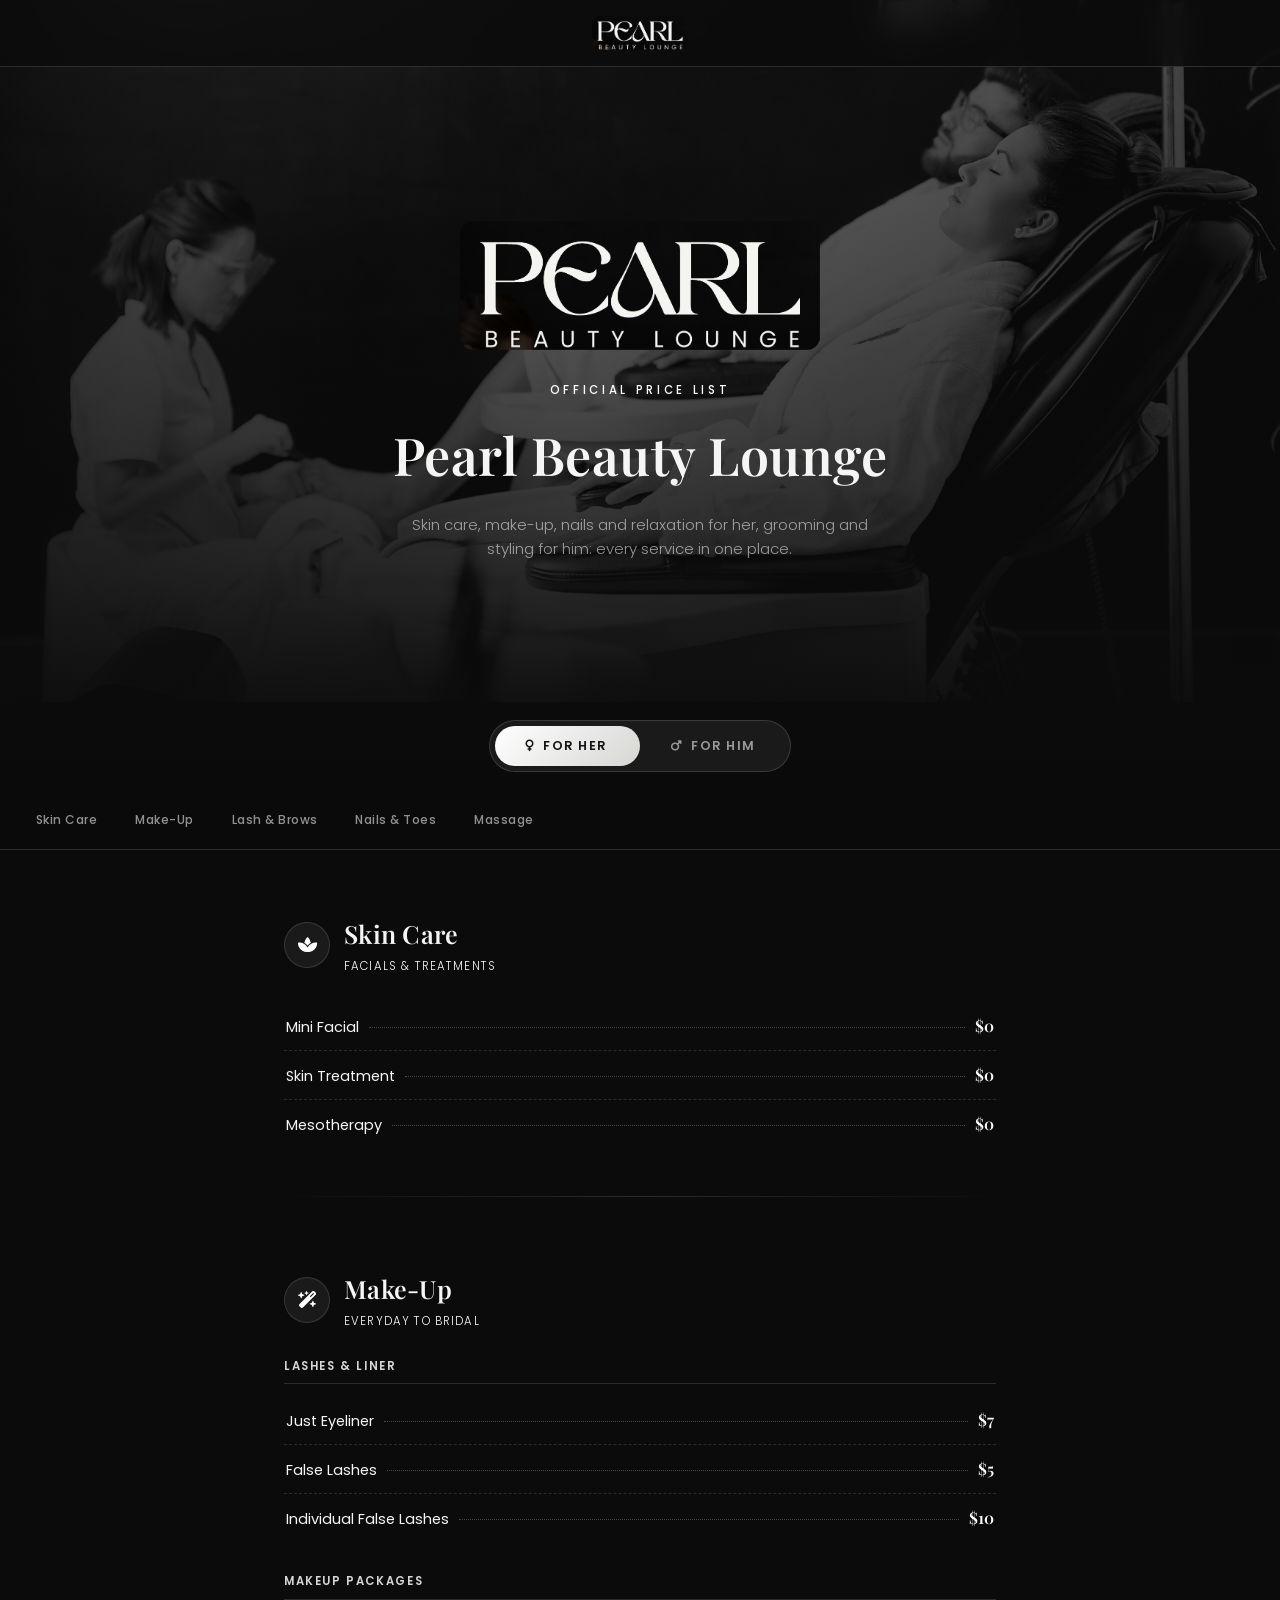
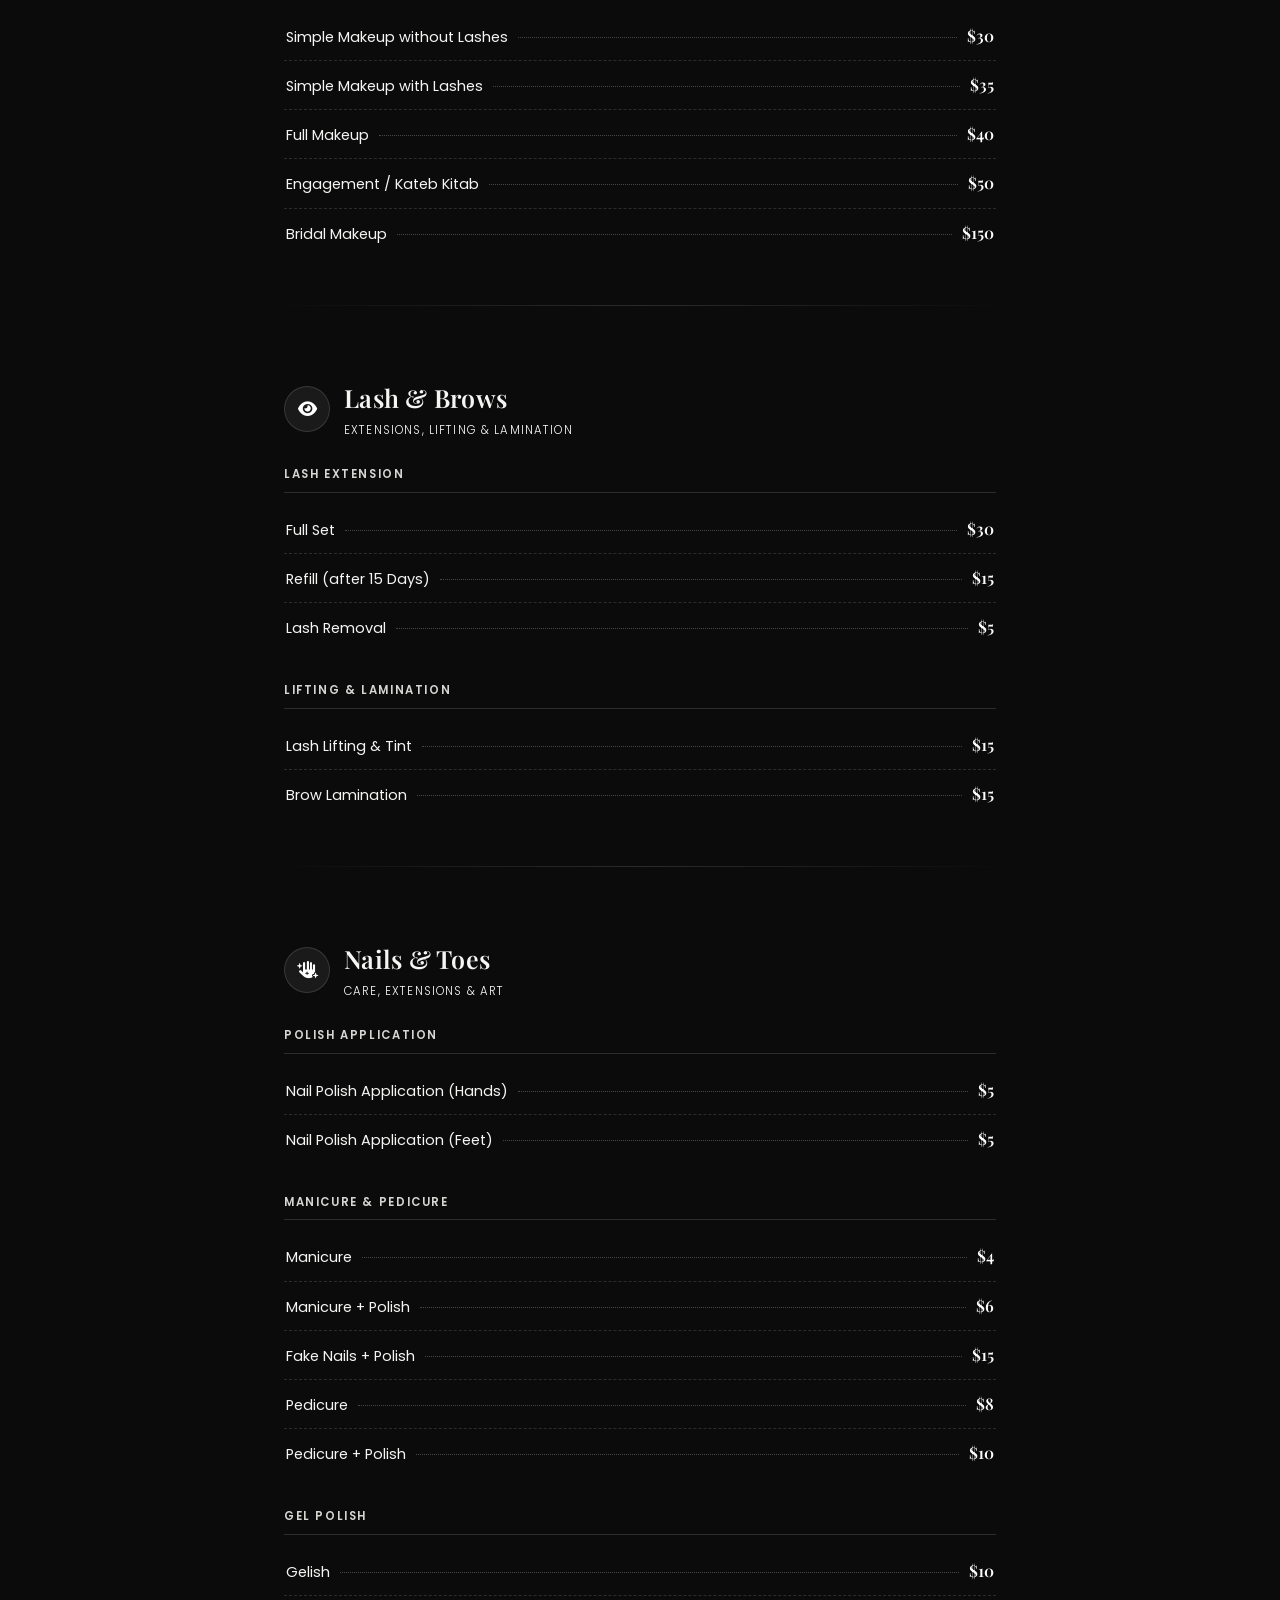
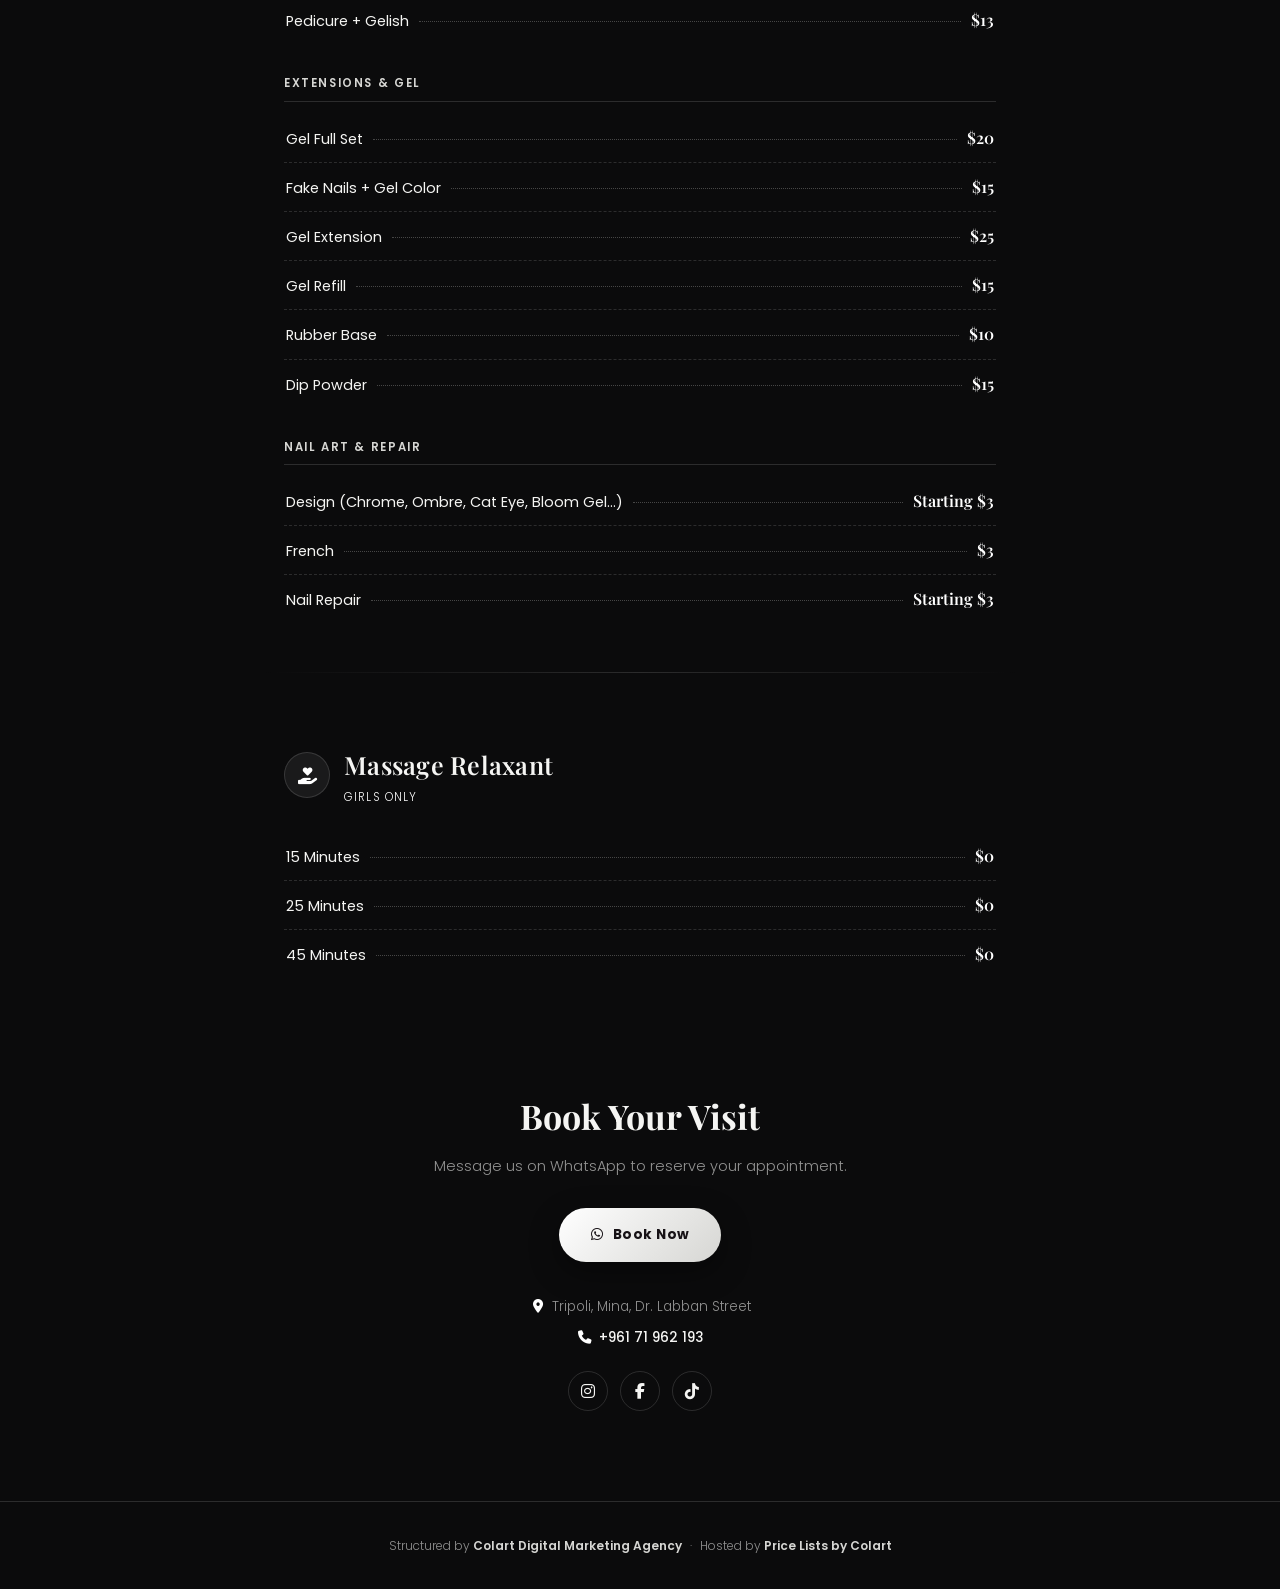
<file: pearl-beauty-lounge/index.html>
<!DOCTYPE html>
<html lang="en">
<head>
<meta charset="UTF-8">
<meta name="viewport" content="width=device-width, initial-scale=1.0">
<title>Pearl Beauty Lounge | Price List</title>
<meta name="description" content="Pearl Beauty Lounge's official price list: skin care, make-up, nails and toes, relaxing massage for her, and grooming services for him. Digital price list designed, built and hosted by Colart Digital Marketing Agency.">

<link rel="icon" type="image/png" href="assets/img/pearl-logo.png">

<link rel="preconnect" href="https://fonts.googleapis.com">
<link rel="preconnect" href="https://fonts.gstatic.com" crossorigin>
<link href="https://fonts.googleapis.com/css2?family=Playfair+Display:ital,wght@0,500;0,600;0,700;1,500&family=Poppins:ital,wght@0,300;0,400;0,500;0,600;0,700&display=swap" rel="stylesheet">
<link rel="stylesheet" href="https://cdnjs.cloudflare.com/ajax/libs/font-awesome/6.5.1/css/all.min.css">

<link rel="stylesheet" href="assets/css/pearl.css">
</head>
<body>

<header class="pearl-header">
  <a href="#top" aria-label="Pearl Beauty Lounge: home">
    <img src="assets/img/pearl-logo.png" alt="Pearl Beauty Lounge" style="height:34px;width:auto;border-radius:8px;">
  </a>
</header>

<main id="top">

  <!-- ===== HERO ===== -->
  <section class="pearl-hero">
    <div class="pearl-hero-bg"></div>
    <div class="pearl-hero-overlay"></div>
    <div class="pearl-hero-content">
      <img src="assets/img/pearl-logo.png" alt="Pearl Beauty Lounge logo" class="pearl-hero-logo">
      <span class="pearl-hero-eyebrow">Official Price List</span>
      <h1 class="pearl-hero-title pearl-display">Pearl Beauty Lounge</h1>
      <p class="pearl-hero-text">Skin care, make-up, nails and relaxation for her, grooming and styling for him: every service in one place.</p>
    </div>
  </section>

  <!-- ===== GENDER TOGGLE ===== -->
  <div class="gender-toggle-wrap">
    <div class="gender-toggle" id="genderToggle" data-active="her">
      <span class="gender-indicator"></span>
      <button class="gender-btn is-active" data-target="her" type="button"><i class="fa-solid fa-venus"></i> For Her</button>
      <button class="gender-btn" data-target="him" type="button"><i class="fa-solid fa-mars"></i> For Him</button>
    </div>
  </div>

  <!-- ===== CATEGORY NAV — HER ===== -->
  <nav class="pearl-catnav gender-catnav" data-gender="her" aria-label="Price list categories for her">
    <div class="pearl-catnav-inner">
      <a href="#skincare-her">Skin Care</a>
      <a href="#makeup">Make-Up</a>
      <a href="#lashbrows">Lash &amp; Brows</a>
      <a href="#nails">Nails &amp; Toes</a>
      <a href="#massage-her">Massage</a>
    </div>
  </nav>

  <!-- ===== CATEGORY NAV — HIM ===== -->
  <nav class="pearl-catnav gender-catnav" data-gender="him" style="display:none;" aria-label="Price list categories for him">
    <div class="pearl-catnav-inner">
      <a href="#handfeet-him">Hand &amp; Feet</a>
      <a href="#skincare-him">Skin Care</a>
      <a href="#styling-him">Styling</a>
      <a href="#massage-him">Massage</a>
    </div>
  </nav>

  <!-- ===================================================== -->
  <!-- ===================  FOR HER  ======================= -->
  <!-- ===================================================== -->
  <div class="gender-panel is-visible" data-gender="her">

    <!-- SKIN CARE -->
    <section class="pearl-section" id="skincare-her">
      <div class="pearl-section-head">
        <div class="pearl-section-icon"><i class="fa-solid fa-spa"></i></div>
        <div>
          <h2 class="pearl-section-title pearl-display">Skin Care</h2>
          <p class="pearl-section-sub">Facials &amp; treatments</p>
        </div>
      </div>
      <div class="pearl-group">
        <div class="pearl-row"><span class="pearl-row-name">Mini Facial</span><span class="pearl-row-dots"></span><span class="pearl-row-price">$0</span></div>
        <div class="pearl-row"><span class="pearl-row-name">Skin Treatment</span><span class="pearl-row-dots"></span><span class="pearl-row-price">$0</span></div>
        <div class="pearl-row"><span class="pearl-row-name">Mesotherapy</span><span class="pearl-row-dots"></span><span class="pearl-row-price">$0</span></div>
      </div>
    </section>

    <div class="pearl-divider"></div>

    <!-- MAKE-UP -->
    <section class="pearl-section" id="makeup">
      <div class="pearl-section-head">
        <div class="pearl-section-icon"><i class="fa-solid fa-wand-magic-sparkles"></i></div>
        <div>
          <h2 class="pearl-section-title pearl-display">Make-Up</h2>
          <p class="pearl-section-sub">Everyday to bridal</p>
        </div>
      </div>
      <div class="pearl-group">
        <h3 class="pearl-group-title">Lashes &amp; Liner</h3>
        <div class="pearl-row"><span class="pearl-row-name">Just Eyeliner</span><span class="pearl-row-dots"></span><span class="pearl-row-price">$7</span></div>
        <div class="pearl-row"><span class="pearl-row-name">False Lashes</span><span class="pearl-row-dots"></span><span class="pearl-row-price">$5</span></div>
        <div class="pearl-row"><span class="pearl-row-name">Individual False Lashes</span><span class="pearl-row-dots"></span><span class="pearl-row-price">$10</span></div>
      </div>

      <div class="pearl-group">
        <h3 class="pearl-group-title">Makeup Packages</h3>
        <div class="pearl-row"><span class="pearl-row-name">Simple Makeup without Lashes</span><span class="pearl-row-dots"></span><span class="pearl-row-price">$30</span></div>
        <div class="pearl-row"><span class="pearl-row-name">Simple Makeup with Lashes</span><span class="pearl-row-dots"></span><span class="pearl-row-price">$35</span></div>
        <div class="pearl-row"><span class="pearl-row-name">Full Makeup</span><span class="pearl-row-dots"></span><span class="pearl-row-price">$40</span></div>
        <div class="pearl-row"><span class="pearl-row-name">Engagement / Kateb Kitab</span><span class="pearl-row-dots"></span><span class="pearl-row-price">$50</span></div>
        <div class="pearl-row"><span class="pearl-row-name">Bridal Makeup</span><span class="pearl-row-dots"></span><span class="pearl-row-price">$150</span></div>
      </div>
    </section>

    <div class="pearl-divider"></div>

    <!-- LASH & BROWS -->
    <section class="pearl-section" id="lashbrows">
      <div class="pearl-section-head">
        <div class="pearl-section-icon"><i class="fa-solid fa-eye"></i></div>
        <div>
          <h2 class="pearl-section-title pearl-display">Lash &amp; Brows</h2>
          <p class="pearl-section-sub">Extensions, lifting &amp; lamination</p>
        </div>
      </div>

      <div class="pearl-group">
        <h3 class="pearl-group-title">Lash Extension</h3>
        <div class="pearl-row"><span class="pearl-row-name">Full Set</span><span class="pearl-row-dots"></span><span class="pearl-row-price">$30</span></div>
        <div class="pearl-row"><span class="pearl-row-name">Refill (after 15 Days)</span><span class="pearl-row-dots"></span><span class="pearl-row-price">$15</span></div>
        <div class="pearl-row"><span class="pearl-row-name">Lash Removal</span><span class="pearl-row-dots"></span><span class="pearl-row-price">$5</span></div>
      </div>

      <div class="pearl-group">
        <h3 class="pearl-group-title">Lifting &amp; Lamination</h3>
        <div class="pearl-row"><span class="pearl-row-name">Lash Lifting &amp; Tint</span><span class="pearl-row-dots"></span><span class="pearl-row-price">$15</span></div>
        <div class="pearl-row"><span class="pearl-row-name">Brow Lamination</span><span class="pearl-row-dots"></span><span class="pearl-row-price">$15</span></div>
      </div>
    </section>

    <div class="pearl-divider"></div>

    <!-- NAILS & TOES -->
    <section class="pearl-section" id="nails">
      <div class="pearl-section-head">
        <div class="pearl-section-icon"><i class="fa-solid fa-hand-sparkles"></i></div>
        <div>
          <h2 class="pearl-section-title pearl-display">Nails &amp; Toes</h2>
          <p class="pearl-section-sub">Care, extensions &amp; art</p>
        </div>
      </div>

      <div class="pearl-group">
        <h3 class="pearl-group-title">Polish Application</h3>
        <div class="pearl-row"><span class="pearl-row-name">Nail Polish Application (Hands)</span><span class="pearl-row-dots"></span><span class="pearl-row-price">$5</span></div>
        <div class="pearl-row"><span class="pearl-row-name">Nail Polish Application (Feet)</span><span class="pearl-row-dots"></span><span class="pearl-row-price">$5</span></div>
      </div>

      <div class="pearl-group">
        <h3 class="pearl-group-title">Manicure &amp; Pedicure</h3>
        <div class="pearl-row"><span class="pearl-row-name">Manicure</span><span class="pearl-row-dots"></span><span class="pearl-row-price">$4</span></div>
        <div class="pearl-row"><span class="pearl-row-name">Manicure + Polish</span><span class="pearl-row-dots"></span><span class="pearl-row-price">$6</span></div>
        <div class="pearl-row"><span class="pearl-row-name">Fake Nails + Polish</span><span class="pearl-row-dots"></span><span class="pearl-row-price">$15</span></div>
        <div class="pearl-row"><span class="pearl-row-name">Pedicure</span><span class="pearl-row-dots"></span><span class="pearl-row-price">$8</span></div>
        <div class="pearl-row"><span class="pearl-row-name">Pedicure + Polish</span><span class="pearl-row-dots"></span><span class="pearl-row-price">$10</span></div>
      </div>

      <div class="pearl-group">
        <h3 class="pearl-group-title">Gel Polish</h3>
        <div class="pearl-row"><span class="pearl-row-name">Gelish</span><span class="pearl-row-dots"></span><span class="pearl-row-price">$10</span></div>
        <div class="pearl-row"><span class="pearl-row-name">Pedicure + Gelish</span><span class="pearl-row-dots"></span><span class="pearl-row-price">$13</span></div>
      </div>

      <div class="pearl-group">
        <h3 class="pearl-group-title">Extensions &amp; Gel</h3>
        <div class="pearl-row"><span class="pearl-row-name">Gel Full Set</span><span class="pearl-row-dots"></span><span class="pearl-row-price">$20</span></div>
        <div class="pearl-row"><span class="pearl-row-name">Fake Nails + Gel Color</span><span class="pearl-row-dots"></span><span class="pearl-row-price">$15</span></div>
        <div class="pearl-row"><span class="pearl-row-name">Gel Extension</span><span class="pearl-row-dots"></span><span class="pearl-row-price">$25</span></div>
        <div class="pearl-row"><span class="pearl-row-name">Gel Refill</span><span class="pearl-row-dots"></span><span class="pearl-row-price">$15</span></div>
        <div class="pearl-row"><span class="pearl-row-name">Rubber Base</span><span class="pearl-row-dots"></span><span class="pearl-row-price">$10</span></div>
        <div class="pearl-row"><span class="pearl-row-name">Dip Powder</span><span class="pearl-row-dots"></span><span class="pearl-row-price">$15</span></div>
      </div>

      <div class="pearl-group">
        <h3 class="pearl-group-title">Nail Art &amp; Repair</h3>
        <div class="pearl-row"><span class="pearl-row-name">Design (Chrome, Ombre, Cat Eye, Bloom Gel...)</span><span class="pearl-row-dots"></span><span class="pearl-row-price">Starting $3</span></div>
        <div class="pearl-row"><span class="pearl-row-name">French</span><span class="pearl-row-dots"></span><span class="pearl-row-price">$3</span></div>
        <div class="pearl-row"><span class="pearl-row-name">Nail Repair</span><span class="pearl-row-dots"></span><span class="pearl-row-price">Starting $3</span></div>
      </div>
    </section>

    <div class="pearl-divider"></div>

    <!-- MASSAGE (GIRLS ONLY) -->
    <section class="pearl-section" id="massage-her">
      <div class="pearl-section-head">
        <div class="pearl-section-icon"><i class="fa-solid fa-hand-holding-heart"></i></div>
        <div>
          <h2 class="pearl-section-title pearl-display">Massage Relaxant</h2>
          <p class="pearl-section-sub">Girls only</p>
        </div>
      </div>
      <div class="pearl-group">
        <div class="pearl-row"><span class="pearl-row-name">15 Minutes</span><span class="pearl-row-dots"></span><span class="pearl-row-price">$0</span></div>
        <div class="pearl-row"><span class="pearl-row-name">25 Minutes</span><span class="pearl-row-dots"></span><span class="pearl-row-price">$0</span></div>
        <div class="pearl-row"><span class="pearl-row-name">45 Minutes</span><span class="pearl-row-dots"></span><span class="pearl-row-price">$0</span></div>
      </div>
    </section>

  </div>

  <!-- ===================================================== -->
  <!-- ===================  FOR HIM  ======================= -->
  <!-- ===================================================== -->
  <div class="gender-panel" data-gender="him" style="display:none;">

    <!-- HAND & FEET CARE -->
    <section class="pearl-section" id="handfeet-him">
      <div class="pearl-section-head">
        <div class="pearl-section-icon"><i class="fa-solid fa-hand-sparkles"></i></div>
        <div>
          <h2 class="pearl-section-title pearl-display">Hand &amp; Feet Care</h2>
          <p class="pearl-section-sub">Gentlemen's manicure &amp; pedicure</p>
        </div>
      </div>
      <div class="pearl-group">
        <div class="pearl-row"><span class="pearl-row-name">Russian Manicure</span><span class="pearl-row-dots"></span><span class="pearl-row-price">$0</span></div>
        <div class="pearl-row"><span class="pearl-row-name">Russian Pedicure</span><span class="pearl-row-dots"></span><span class="pearl-row-price">$0</span></div>
      </div>
    </section>

    <div class="pearl-divider"></div>

    <!-- SKIN CARE -->
    <section class="pearl-section" id="skincare-him">
      <div class="pearl-section-head">
        <div class="pearl-section-icon"><i class="fa-solid fa-spa"></i></div>
        <div>
          <h2 class="pearl-section-title pearl-display">Skin Care</h2>
          <p class="pearl-section-sub">Facials &amp; treatments</p>
        </div>
      </div>
      <div class="pearl-group">
        <div class="pearl-row"><span class="pearl-row-name">Mini Facial</span><span class="pearl-row-dots"></span><span class="pearl-row-price">$0</span></div>
        <div class="pearl-row"><span class="pearl-row-name">Skin Treatment</span><span class="pearl-row-dots"></span><span class="pearl-row-price">$0</span></div>
        <div class="pearl-row"><span class="pearl-row-name">Mesotherapy</span><span class="pearl-row-dots"></span><span class="pearl-row-price">$0</span></div>
      </div>
    </section>

    <div class="pearl-divider"></div>

    <!-- STYLING -->
    <section class="pearl-section" id="styling-him">
      <div class="pearl-section-head">
        <div class="pearl-section-icon"><i class="fa-solid fa-scissors"></i></div>
        <div>
          <h2 class="pearl-section-title pearl-display">Styling</h2>
          <p class="pearl-section-sub">Cut &amp; beard</p>
        </div>
      </div>
      <div class="pearl-group">
        <div class="pearl-row"><span class="pearl-row-name">Regular Haircut</span><span class="pearl-row-dots"></span><span class="pearl-row-price">$0</span></div>
        <div class="pearl-row"><span class="pearl-row-name">Beard</span><span class="pearl-row-dots"></span><span class="pearl-row-price">$0</span></div>
        <div class="pearl-row"><span class="pearl-row-name">Haircut + Beard</span><span class="pearl-row-dots"></span><span class="pearl-row-price">$0</span></div>
        <div class="pearl-row"><span class="pearl-row-name">Haircut Kids</span><span class="pearl-row-dots"></span><span class="pearl-row-price">$0</span></div>
      </div>
    </section>

    <div class="pearl-divider"></div>

    <!-- MASSAGE -->
    <section class="pearl-section" id="massage-him">
      <div class="pearl-section-head">
        <div class="pearl-section-icon"><i class="fa-solid fa-hands"></i></div>
        <div>
          <h2 class="pearl-section-title pearl-display">Massage</h2>
          <p class="pearl-section-sub">Face &amp; head relaxation</p>
        </div>
      </div>
      <div class="pearl-group">
        <div class="pearl-row"><span class="pearl-row-name">Face Massage</span><span class="pearl-row-dots"></span><span class="pearl-row-price">$0</span></div>
        <div class="pearl-row"><span class="pearl-row-name">Head / Neck Massage</span><span class="pearl-row-dots"></span><span class="pearl-row-price">$0</span></div>
      </div>
    </section>

  </div>

  <!-- ===== CONTACT / CTA ===== -->
  <section class="pearl-cta">
    <h2 class="pearl-cta-title pearl-display">Book Your Visit</h2>
    <p class="pearl-cta-text">Message us on WhatsApp to reserve your appointment.</p>
    <a href="https://wa.me/96171962193" class="pearl-btn" target="_blank" rel="noopener">
      <i class="fa-brands fa-whatsapp"></i>
      Book Now
    </a>

    <div class="pearl-contact-info">
      <p><i class="fa-solid fa-location-dot"></i>Tripoli, Mina, Dr. Labban Street</p>
      <p><a href="tel:+96171962193"><i class="fa-solid fa-phone"></i>+961 71 962 193</a></p>
    </div>

    <div class="pearl-socials">
      <a href="https://instagram.com/pearlbeautylounge.lb" target="_blank" rel="noopener" aria-label="Instagram"><i class="fa-brands fa-instagram"></i></a>
      <a href="https://facebook.com/pearlbeautylounge.lb" target="_blank" rel="noopener" aria-label="Facebook"><i class="fa-brands fa-facebook-f"></i></a>
      <a href="https://tiktok.com/@pearlbeautylounge.lb" target="_blank" rel="noopener" aria-label="TikTok"><i class="fa-brands fa-tiktok"></i></a>
    </div>
  </section>

</main>

<footer class="pearl-footer">
  <p class="pearl-footer-credits">
    Structured by <a href="https://www.colartdigitalmarketingagency.com/" target="_blank" rel="noopener">Colart Digital Marketing Agency</a><span class="pearl-sep">&middot;</span>Hosted by <a href="https://pricelists.colartdigitalmarketingagency.com/" target="_blank" rel="noopener">Price Lists by Colart</a>
  </p>
</footer>

<script>
  (function () {
    // Animated For Her / For Him toggle
    var toggle = document.getElementById('genderToggle');
    var buttons = toggle.querySelectorAll('.gender-btn');
    var panels = document.querySelectorAll('.gender-panel');
    var catnavs = document.querySelectorAll('.gender-catnav');

    function setGender(target) {
      toggle.setAttribute('data-active', target);
      buttons.forEach(function (b) {
        b.classList.toggle('is-active', b.getAttribute('data-target') === target);
      });
      panels.forEach(function (p) {
        var match = p.getAttribute('data-gender') === target;
        if (match) {
          p.style.display = 'block';
          requestAnimationFrame(function () { p.classList.add('is-visible'); });
        } else {
          p.classList.remove('is-visible');
          p.style.display = 'none';
        }
      });
      catnavs.forEach(function (n) {
        n.style.display = n.getAttribute('data-gender') === target ? 'block' : 'none';
      });
    }

    buttons.forEach(function (b) {
      b.addEventListener('click', function () { setGender(b.getAttribute('data-target')); });
    });

    // Scroll reveal: the js-reveal class (opacity/transform) is added here,
    // by JS, right before observing — so content stays fully visible by
    // default if this script fails to run, instead of getting stuck hidden.
    var revealEls = document.querySelectorAll('.pearl-section, .pearl-cta');
    if ('IntersectionObserver' in window) {
      var io = new IntersectionObserver(function (entries) {
        entries.forEach(function (entry) {
          if (entry.isIntersecting) {
            entry.target.classList.add('is-visible');
            io.unobserve(entry.target);
          }
        });
      }, { threshold: 0.12 });
      revealEls.forEach(function (el) {
        el.classList.add('js-reveal');
        io.observe(el);
      });
    }
  })();
</script>

</body>
</html>
</file>
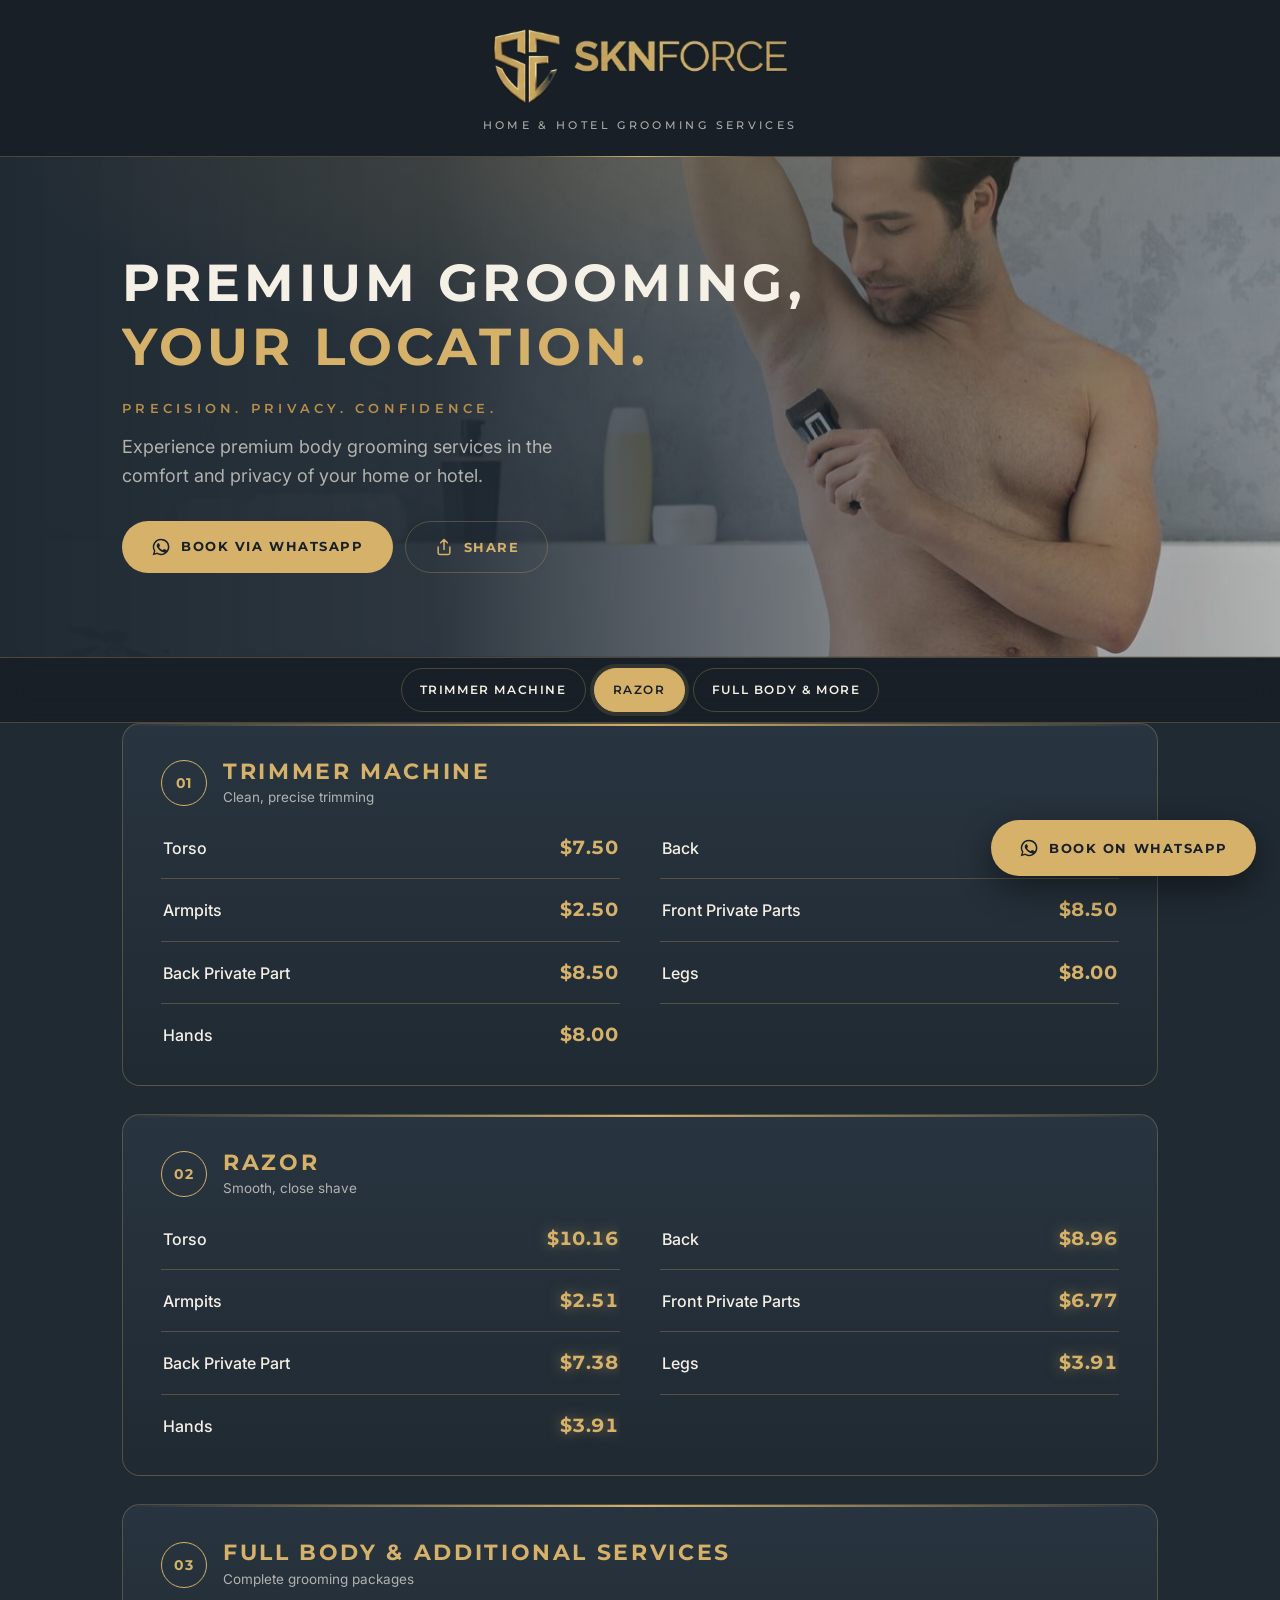
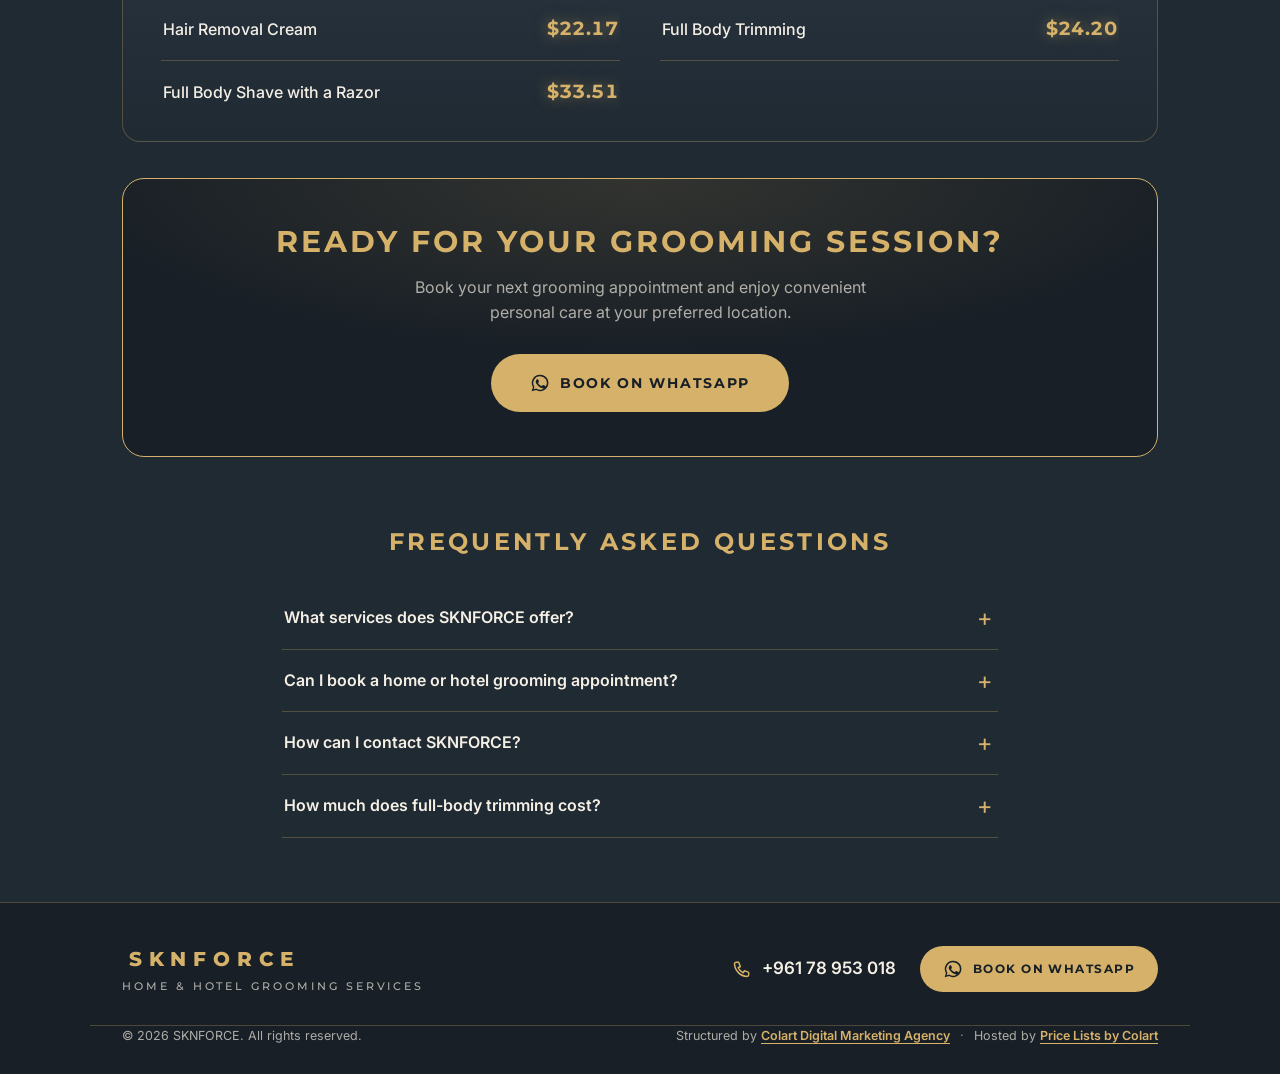
<file: sknforce/index.html>
<!DOCTYPE html>
<html lang="en">
<head>
<meta charset="UTF-8">
<meta name="viewport" content="width=device-width, initial-scale=1.0">
<title>SKNFORCE | Home &amp; Hotel Grooming Services in Lebanon</title>
<meta name="description" content="Explore SKNFORCE body grooming prices, including trimming, razor shaving and full-body grooming. Contact SKNFORCE to book home or hotel services.">
<meta name="robots" content="index, follow, max-image-preview:large">
<meta name="theme-color" content="#202A33">
<link rel="canonical" href="https://pricelists.colartdigitalmarketingagency.com/sknforce/">

<meta property="og:type" content="website">
<meta property="og:site_name" content="SKNFORCE">
<meta property="og:title" content="SKNFORCE | Home &amp; Hotel Grooming Services in Lebanon">
<meta property="og:description" content="Explore SKNFORCE body grooming prices, including trimming, razor shaving and full-body grooming. Contact SKNFORCE to book home or hotel services.">
<meta property="og:url" content="https://pricelists.colartdigitalmarketingagency.com/sknforce/">
<meta property="og:image" content="https://pricelists.colartdigitalmarketingagency.com/sknforce/assets/img/og-image.jpg">
<meta property="og:image:width" content="1200">
<meta property="og:image:height" content="630">
<meta property="og:image:alt" content="SKNFORCE, home and hotel grooming services">
<meta name="twitter:card" content="summary_large_image">
<meta name="twitter:title" content="SKNFORCE | Home &amp; Hotel Grooming Services in Lebanon">
<meta name="twitter:description" content="Explore SKNFORCE body grooming prices, including trimming, razor shaving and full-body grooming. Contact SKNFORCE to book home or hotel services.">
<meta name="twitter:image" content="https://pricelists.colartdigitalmarketingagency.com/sknforce/assets/img/og-image.jpg">

<link rel="icon" type="image/png" href="assets/img/favicon.png">
<link rel="apple-touch-icon" href="assets/img/favicon-192.png">

<link rel="preconnect" href="https://fonts.googleapis.com">
<link rel="preconnect" href="https://fonts.gstatic.com" crossorigin>
<link href="https://fonts.googleapis.com/css2?family=Inter:wght@400;500;600&family=Montserrat:wght@400;500;600;700;800&display=swap" rel="stylesheet">

<link rel="stylesheet" href="style.css">

<script type="application/ld+json">
[
  {
    "@context": "https://schema.org",
    "@type": "HealthAndBeautyBusiness",
    "@id": "https://pricelists.colartdigitalmarketingagency.com/sknforce/#business",
    "name": "SKNFORCE",
    "alternateName": "SKNFORCE Home & Hotel Grooming Services",
    "description": "SKNFORCE provides personal body grooming and hair removal services, including trimming and razor shaving, at the customer's home or hotel.",
    "url": "https://pricelists.colartdigitalmarketingagency.com/sknforce/",
    "telephone": "+96178953018",
    "image": "https://pricelists.colartdigitalmarketingagency.com/sknforce/assets/img/og-image.jpg",
    "priceRange": "$2.50-$40.00",
    "currenciesAccepted": "USD",
    "hasOfferCatalog": {
      "@type": "OfferCatalog",
      "name": "SKNFORCE Price List",
      "itemListElement": [
        {
          "@type": "OfferCatalog",
          "name": "Trimmer Machine",
          "itemListElement": [
            {
              "@type": "Offer",
              "price": "7.50",
              "priceCurrency": "USD",
              "itemOffered": {
                "@type": "Service",
                "name": "Torso (Trimmer Machine)"
              }
            },
            {
              "@type": "Offer",
              "price": "7.50",
              "priceCurrency": "USD",
              "itemOffered": {
                "@type": "Service",
                "name": "Back (Trimmer Machine)"
              }
            },
            {
              "@type": "Offer",
              "price": "2.50",
              "priceCurrency": "USD",
              "itemOffered": {
                "@type": "Service",
                "name": "Armpits (Trimmer Machine)"
              }
            },
            {
              "@type": "Offer",
              "price": "8.50",
              "priceCurrency": "USD",
              "itemOffered": {
                "@type": "Service",
                "name": "Front Private Parts (Trimmer Machine)"
              }
            },
            {
              "@type": "Offer",
              "price": "8.50",
              "priceCurrency": "USD",
              "itemOffered": {
                "@type": "Service",
                "name": "Back Private Part (Trimmer Machine)"
              }
            },
            {
              "@type": "Offer",
              "price": "8.00",
              "priceCurrency": "USD",
              "itemOffered": {
                "@type": "Service",
                "name": "Legs (Trimmer Machine)"
              }
            },
            {
              "@type": "Offer",
              "price": "8.00",
              "priceCurrency": "USD",
              "itemOffered": {
                "@type": "Service",
                "name": "Hands (Trimmer Machine)"
              }
            }
          ]
        },
        {
          "@type": "OfferCatalog",
          "name": "Razor",
          "itemListElement": [
            {
              "@type": "Offer",
              "price": "11.00",
              "priceCurrency": "USD",
              "itemOffered": {
                "@type": "Service",
                "name": "Torso (Razor)"
              }
            },
            {
              "@type": "Offer",
              "price": "10.00",
              "priceCurrency": "USD",
              "itemOffered": {
                "@type": "Service",
                "name": "Back (Razor)"
              }
            },
            {
              "@type": "Offer",
              "price": "3.00",
              "priceCurrency": "USD",
              "itemOffered": {
                "@type": "Service",
                "name": "Armpits (Razor)"
              }
            },
            {
              "@type": "Offer",
              "price": "11.00",
              "priceCurrency": "USD",
              "itemOffered": {
                "@type": "Service",
                "name": "Front Private Parts (Razor)"
              }
            },
            {
              "@type": "Offer",
              "price": "12.00",
              "priceCurrency": "USD",
              "itemOffered": {
                "@type": "Service",
                "name": "Back Private Part (Razor)"
              }
            },
            {
              "@type": "Offer",
              "price": "11.00",
              "priceCurrency": "USD",
              "itemOffered": {
                "@type": "Service",
                "name": "Legs (Razor)"
              }
            },
            {
              "@type": "Offer",
              "price": "11.00",
              "priceCurrency": "USD",
              "itemOffered": {
                "@type": "Service",
                "name": "Hands (Razor)"
              }
            }
          ]
        },
        {
          "@type": "OfferCatalog",
          "name": "Full Body & Additional Services",
          "itemListElement": [
            {
              "@type": "Offer",
              "price": "24.00",
              "priceCurrency": "USD",
              "itemOffered": {
                "@type": "Service",
                "name": "Hair Removal Cream"
              }
            },
            {
              "@type": "Offer",
              "price": "27.00",
              "priceCurrency": "USD",
              "itemOffered": {
                "@type": "Service",
                "name": "Full Body Trimming"
              }
            },
            {
              "@type": "Offer",
              "price": "40.00",
              "priceCurrency": "USD",
              "itemOffered": {
                "@type": "Service",
                "name": "Full Body Shave with a Razor"
              }
            }
          ]
        }
      ]
    },
    "potentialAction": {
      "@type": "ReserveAction",
      "target": {
        "@type": "EntryPoint",
        "urlTemplate": "https://wa.me/96178953018?text=Hello%20SKNFORCE%2C%20I%20would%20like%20to%20book%20a%20grooming%20appointment.",
        "actionPlatform": "http://schema.org/MobileWebPlatform"
      },
      "name": "Book on WhatsApp"
    }
  },
  {
    "@context": "https://schema.org",
    "@type": "FAQPage",
    "mainEntity": [
      {
        "@type": "Question",
        "name": "What services does SKNFORCE offer?",
        "acceptedAnswer": {
          "@type": "Answer",
          "text": "SKNFORCE offers personal body grooming and hair removal, including trimmer machine and razor services for the torso, back, armpits, front and back private parts, legs and hands, plus hair removal cream, full body trimming and a full body shave with a razor."
        }
      },
      {
        "@type": "Question",
        "name": "Can I book a home or hotel grooming appointment?",
        "acceptedAnswer": {
          "@type": "Answer",
          "text": "Yes. SKNFORCE provides grooming at your home or hotel. To book, message SKNFORCE on WhatsApp at +961 78 953 018."
        }
      },
      {
        "@type": "Question",
        "name": "How can I contact SKNFORCE?",
        "acceptedAnswer": {
          "@type": "Answer",
          "text": "Contact SKNFORCE by WhatsApp or phone on +961 78 953 018."
        }
      },
      {
        "@type": "Question",
        "name": "How much does full-body trimming cost?",
        "acceptedAnswer": {
          "@type": "Answer",
          "text": "Full body trimming costs $27.00 (USD). A full body shave with a razor costs $40.00 and hair removal cream costs $24.00."
        }
      }
    ]
  }
]
</script>
</head>
<body>
<a class="skip" href="#prices">Skip to price list</a>
<div class="progress" id="progress" aria-hidden="true"></div>

<!-- ===== HEADER ===== -->
<header class="site-header">
  <h1 class="sr-only">SKNFORCE &mdash; Home &amp; Hotel Grooming Services</h1>
  <a class="logo" href="#top" aria-label="SKNFORCE home">
    <img class="logo-img" src="assets/img/sknforce-logo.png" alt="SKNFORCE logo" width="800" height="205" fetchpriority="high">
  </a>
  <p class="header-tag">Home &amp; Hotel Grooming Services</p>
</header>

<main id="top">

  <!-- ===== HERO ===== -->
  <section class="hero">
    <div class="hero-bg" aria-hidden="true"></div>
    <div class="wrap hero-inner">
      <h2 class="hero-title"><span class="ln"><span class="ln-in">Premium grooming,</span></span> <span class="ln gold"><span class="ln-in">your location.</span></span></h2>
      <p class="hero-sub">Precision. Privacy. Confidence.</p>
      <p class="hero-text">Experience premium body grooming services in the comfort and privacy of your home or hotel.</p>
      <div class="hero-cta">
        <a class="btn btn-gold" href="https://wa.me/96178953018" target="_blank" rel="noopener"><svg class="ico" viewBox="0 0 24 24" aria-hidden="true" focusable="false"><path fill="currentColor" d="M12.04 2a9.9 9.9 0 0 0-8.5 14.9L2 22l5.25-1.5A9.9 9.9 0 1 0 12.04 2zm0 1.8a8.1 8.1 0 1 1-4.2 15l-.3-.18-3.1.89.9-3-.2-.32A8.1 8.1 0 0 1 12.04 3.8zM8.6 7.6c-.2 0-.5.07-.75.35-.25.28-1 .98-1 2.4s1.03 2.78 1.17 2.97c.15.2 2 3.2 4.95 4.35 2.45.96 2.95.77 3.48.72.53-.05 1.7-.7 1.94-1.37.24-.68.24-1.26.17-1.38-.07-.12-.27-.2-.56-.34-.3-.15-1.7-.84-1.97-.94-.27-.1-.46-.15-.66.15-.2.3-.76.94-.93 1.13-.17.2-.34.22-.63.07-.3-.15-1.24-.46-2.37-1.46-.87-.78-1.46-1.74-1.63-2.04-.17-.3-.02-.46.13-.6.13-.13.3-.34.44-.5.15-.18.2-.3.3-.5.1-.2.05-.38-.02-.53-.07-.15-.65-1.6-.9-2.18-.24-.57-.48-.5-.66-.5z"/></svg><span>Book via WhatsApp</span></a>
        <button class="btn btn-ghost" type="button" id="shareBtn" aria-label="Share this price list"><svg class="ico" viewBox="0 0 24 24" aria-hidden="true" focusable="false"><path fill="none" stroke="currentColor" stroke-width="1.8" stroke-linecap="round" stroke-linejoin="round" d="M12 15V3m0 0L8 7m4-4 4 4M5 12v7a2 2 0 0 0 2 2h10a2 2 0 0 0 2-2v-7"/></svg><span>Share</span></button>
      </div>
    </div>
  </section>

  <!-- ===== CATEGORY TABS ===== -->
  <nav class="tabs" aria-label="Service categories">
    <div class="tabs-inner"><a href="#trimmer" class="tab" data-target="trimmer">Trimmer Machine</a><a href="#razor" class="tab" data-target="razor">Razor</a><a href="#fullbody" class="tab" data-target="fullbody">Full Body &amp; More</a></div>
  </nav>

  <!-- ===== PRICE LIST ===== -->
  <div class="wrap prices" id="prices">
      <section class="cat reveal" id="trimmer" aria-labelledby="trimmer-h">
        <header class="cat-head">
          <span class="cat-num" aria-hidden="true">01</span>
          <div>
            <h2 class="cat-title" id="trimmer-h">Trimmer Machine</h2>
            <p class="cat-note">Clean, precise trimming</p>
          </div>
        </header>
        <ul class="rows">
          <li class="row"><span class="svc">Torso</span><span class="price">$7.50</span></li>
          <li class="row"><span class="svc">Back</span><span class="price">$7.50</span></li>
          <li class="row"><span class="svc">Armpits</span><span class="price">$2.50</span></li>
          <li class="row"><span class="svc">Front Private Parts</span><span class="price">$8.50</span></li>
          <li class="row"><span class="svc">Back Private Part</span><span class="price">$8.50</span></li>
          <li class="row"><span class="svc">Legs</span><span class="price">$8.00</span></li>
          <li class="row"><span class="svc">Hands</span><span class="price">$8.00</span></li>
        </ul>
      </section>

      <section class="cat reveal" id="razor" aria-labelledby="razor-h">
        <header class="cat-head">
          <span class="cat-num" aria-hidden="true">02</span>
          <div>
            <h2 class="cat-title" id="razor-h">Razor</h2>
            <p class="cat-note">Smooth, close shave</p>
          </div>
        </header>
        <ul class="rows">
          <li class="row"><span class="svc">Torso</span><span class="price">$11.00</span></li>
          <li class="row"><span class="svc">Back</span><span class="price">$10.00</span></li>
          <li class="row"><span class="svc">Armpits</span><span class="price">$3.00</span></li>
          <li class="row"><span class="svc">Front Private Parts</span><span class="price">$11.00</span></li>
          <li class="row"><span class="svc">Back Private Part</span><span class="price">$12.00</span></li>
          <li class="row"><span class="svc">Legs</span><span class="price">$11.00</span></li>
          <li class="row"><span class="svc">Hands</span><span class="price">$11.00</span></li>
        </ul>
      </section>

      <section class="cat reveal" id="fullbody" aria-labelledby="fullbody-h">
        <header class="cat-head">
          <span class="cat-num" aria-hidden="true">03</span>
          <div>
            <h2 class="cat-title" id="fullbody-h">Full Body &amp; Additional Services</h2>
            <p class="cat-note">Complete grooming packages</p>
          </div>
        </header>
        <ul class="rows">
          <li class="row"><span class="svc">Hair Removal Cream</span><span class="price">$24.00</span></li>
          <li class="row"><span class="svc">Full Body Trimming</span><span class="price">$27.00</span></li>
          <li class="row"><span class="svc">Full Body Shave with a Razor</span><span class="price">$40.00</span></li>
        </ul>
      </section>

  </div>

  <!-- ===== BOOKING ===== -->
  <section class="book">
    <div class="wrap">
      <div class="book-card reveal">
        <h2 class="book-title">Ready for your grooming session?</h2>
        <p class="book-text">Book your next grooming appointment and enjoy convenient personal care at your preferred location.</p>
        <a class="btn btn-gold btn-lg" href="https://wa.me/96178953018?text=Hello%20SKNFORCE%2C%20I%20would%20like%20to%20book%20a%20grooming%20appointment." target="_blank" rel="noopener"><svg class="ico" viewBox="0 0 24 24" aria-hidden="true" focusable="false"><path fill="currentColor" d="M12.04 2a9.9 9.9 0 0 0-8.5 14.9L2 22l5.25-1.5A9.9 9.9 0 1 0 12.04 2zm0 1.8a8.1 8.1 0 1 1-4.2 15l-.3-.18-3.1.89.9-3-.2-.32A8.1 8.1 0 0 1 12.04 3.8zM8.6 7.6c-.2 0-.5.07-.75.35-.25.28-1 .98-1 2.4s1.03 2.78 1.17 2.97c.15.2 2 3.2 4.95 4.35 2.45.96 2.95.77 3.48.72.53-.05 1.7-.7 1.94-1.37.24-.68.24-1.26.17-1.38-.07-.12-.27-.2-.56-.34-.3-.15-1.7-.84-1.97-.94-.27-.1-.46-.15-.66.15-.2.3-.76.94-.93 1.13-.17.2-.34.22-.63.07-.3-.15-1.24-.46-2.37-1.46-.87-.78-1.46-1.74-1.63-2.04-.17-.3-.02-.46.13-.6.13-.13.3-.34.44-.5.15-.18.2-.3.3-.5.1-.2.05-.38-.02-.53-.07-.15-.65-1.6-.9-2.18-.24-.57-.48-.5-.66-.5z"/></svg><span>Book on WhatsApp</span></a>
      </div>
    </div>
  </section>

  <!-- ===== FAQ ===== -->
  <section class="faq" aria-labelledby="faq-h">
    <div class="wrap faq-wrap">
      <h2 class="section-title" id="faq-h">Frequently asked questions</h2>
      <div class="faq-list">
        <details class="faq-item">
          <summary>What services does SKNFORCE offer?</summary>
          <p>SKNFORCE offers personal body grooming and hair removal, including trimmer machine and razor services for the torso, back, armpits, front and back private parts, legs and hands, plus hair removal cream, full body trimming and a full body shave with a razor.</p>
        </details>
        <details class="faq-item">
          <summary>Can I book a home or hotel grooming appointment?</summary>
          <p>Yes. SKNFORCE provides grooming at your home or hotel. To book, message SKNFORCE on WhatsApp at +961 78 953 018.</p>
        </details>
        <details class="faq-item">
          <summary>How can I contact SKNFORCE?</summary>
          <p>Contact SKNFORCE by WhatsApp or phone on +961 78 953 018.</p>
        </details>
        <details class="faq-item">
          <summary>How much does full-body trimming cost?</summary>
          <p>Full body trimming costs $27.00 (USD). A full body shave with a razor costs $40.00 and hair removal cream costs $24.00.</p>
        </details>
      </div>
    </div>
  </section>

</main>

<!-- ===== FOOTER ===== -->
<footer class="site-footer">
  <div class="wrap footer-grid">
    <div>
      <p class="foot-brand">SKNFORCE</p>
      <p class="foot-tag">Home &amp; Hotel Grooming Services</p>
    </div>
    <div class="foot-contact">
      <a class="foot-phone" href="tel:+96178953018"><svg class="ico" viewBox="0 0 24 24" aria-hidden="true" focusable="false"><path fill="none" stroke="currentColor" stroke-width="1.8" stroke-linecap="round" stroke-linejoin="round" d="M5 4h3l2 5-2.5 1.5a11 11 0 0 0 6 6L15 14l5 2v3a2 2 0 0 1-2 2A16 16 0 0 1 3 6a2 2 0 0 1 2-2z"/></svg><span>+961 78 953 018</span></a>
      <a class="btn btn-gold btn-sm" href="https://wa.me/96178953018?text=Hello%20SKNFORCE%2C%20I%20would%20like%20to%20book%20a%20grooming%20appointment." target="_blank" rel="noopener"><svg class="ico" viewBox="0 0 24 24" aria-hidden="true" focusable="false"><path fill="currentColor" d="M12.04 2a9.9 9.9 0 0 0-8.5 14.9L2 22l5.25-1.5A9.9 9.9 0 1 0 12.04 2zm0 1.8a8.1 8.1 0 1 1-4.2 15l-.3-.18-3.1.89.9-3-.2-.32A8.1 8.1 0 0 1 12.04 3.8zM8.6 7.6c-.2 0-.5.07-.75.35-.25.28-1 .98-1 2.4s1.03 2.78 1.17 2.97c.15.2 2 3.2 4.95 4.35 2.45.96 2.95.77 3.48.72.53-.05 1.7-.7 1.94-1.37.24-.68.24-1.26.17-1.38-.07-.12-.27-.2-.56-.34-.3-.15-1.7-.84-1.97-.94-.27-.1-.46-.15-.66.15-.2.3-.76.94-.93 1.13-.17.2-.34.22-.63.07-.3-.15-1.24-.46-2.37-1.46-.87-.78-1.46-1.74-1.63-2.04-.17-.3-.02-.46.13-.6.13-.13.3-.34.44-.5.15-.18.2-.3.3-.5.1-.2.05-.38-.02-.53-.07-.15-.65-1.6-.9-2.18-.24-.57-.48-.5-.66-.5z"/></svg><span>Book on WhatsApp</span></a>
    </div>
  </div>
  <div class="wrap foot-bottom">
    <p>&copy; 2026 SKNFORCE. All rights reserved.</p>
    <p class="attrib">Structured by <a href="https://colartdigitalmarketingagency.com/" target="_blank" rel="noopener">Colart Digital Marketing Agency</a><span class="sep">&middot;</span>Hosted by <a href="https://pricelists.colartdigitalmarketingagency.com/" target="_blank" rel="noopener">Price Lists by Colart</a></p>
  </div>
</footer>

<!-- Sticky booking button -->
<a class="sticky-wa" href="https://wa.me/96178953018?text=Hello%20SKNFORCE%2C%20I%20would%20like%20to%20book%20a%20grooming%20appointment." target="_blank" rel="noopener" aria-label="Book on WhatsApp"><svg class="ico" viewBox="0 0 24 24" aria-hidden="true" focusable="false"><path fill="currentColor" d="M12.04 2a9.9 9.9 0 0 0-8.5 14.9L2 22l5.25-1.5A9.9 9.9 0 1 0 12.04 2zm0 1.8a8.1 8.1 0 1 1-4.2 15l-.3-.18-3.1.89.9-3-.2-.32A8.1 8.1 0 0 1 12.04 3.8zM8.6 7.6c-.2 0-.5.07-.75.35-.25.28-1 .98-1 2.4s1.03 2.78 1.17 2.97c.15.2 2 3.2 4.95 4.35 2.45.96 2.95.77 3.48.72.53-.05 1.7-.7 1.94-1.37.24-.68.24-1.26.17-1.38-.07-.12-.27-.2-.56-.34-.3-.15-1.7-.84-1.97-.94-.27-.1-.46-.15-.66.15-.2.3-.76.94-.93 1.13-.17.2-.34.22-.63.07-.3-.15-1.24-.46-2.37-1.46-.87-.78-1.46-1.74-1.63-2.04-.17-.3-.02-.46.13-.6.13-.13.3-.34.44-.5.15-.18.2-.3.3-.5.1-.2.05-.38-.02-.53-.07-.15-.65-1.6-.9-2.18-.24-.57-.48-.5-.66-.5z"/></svg><span>Book on WhatsApp</span></a>

<div class="toast" id="toast" role="status" aria-live="polite"></div>

<script src="app.js" defer></script>
</body>
</html>
</file>
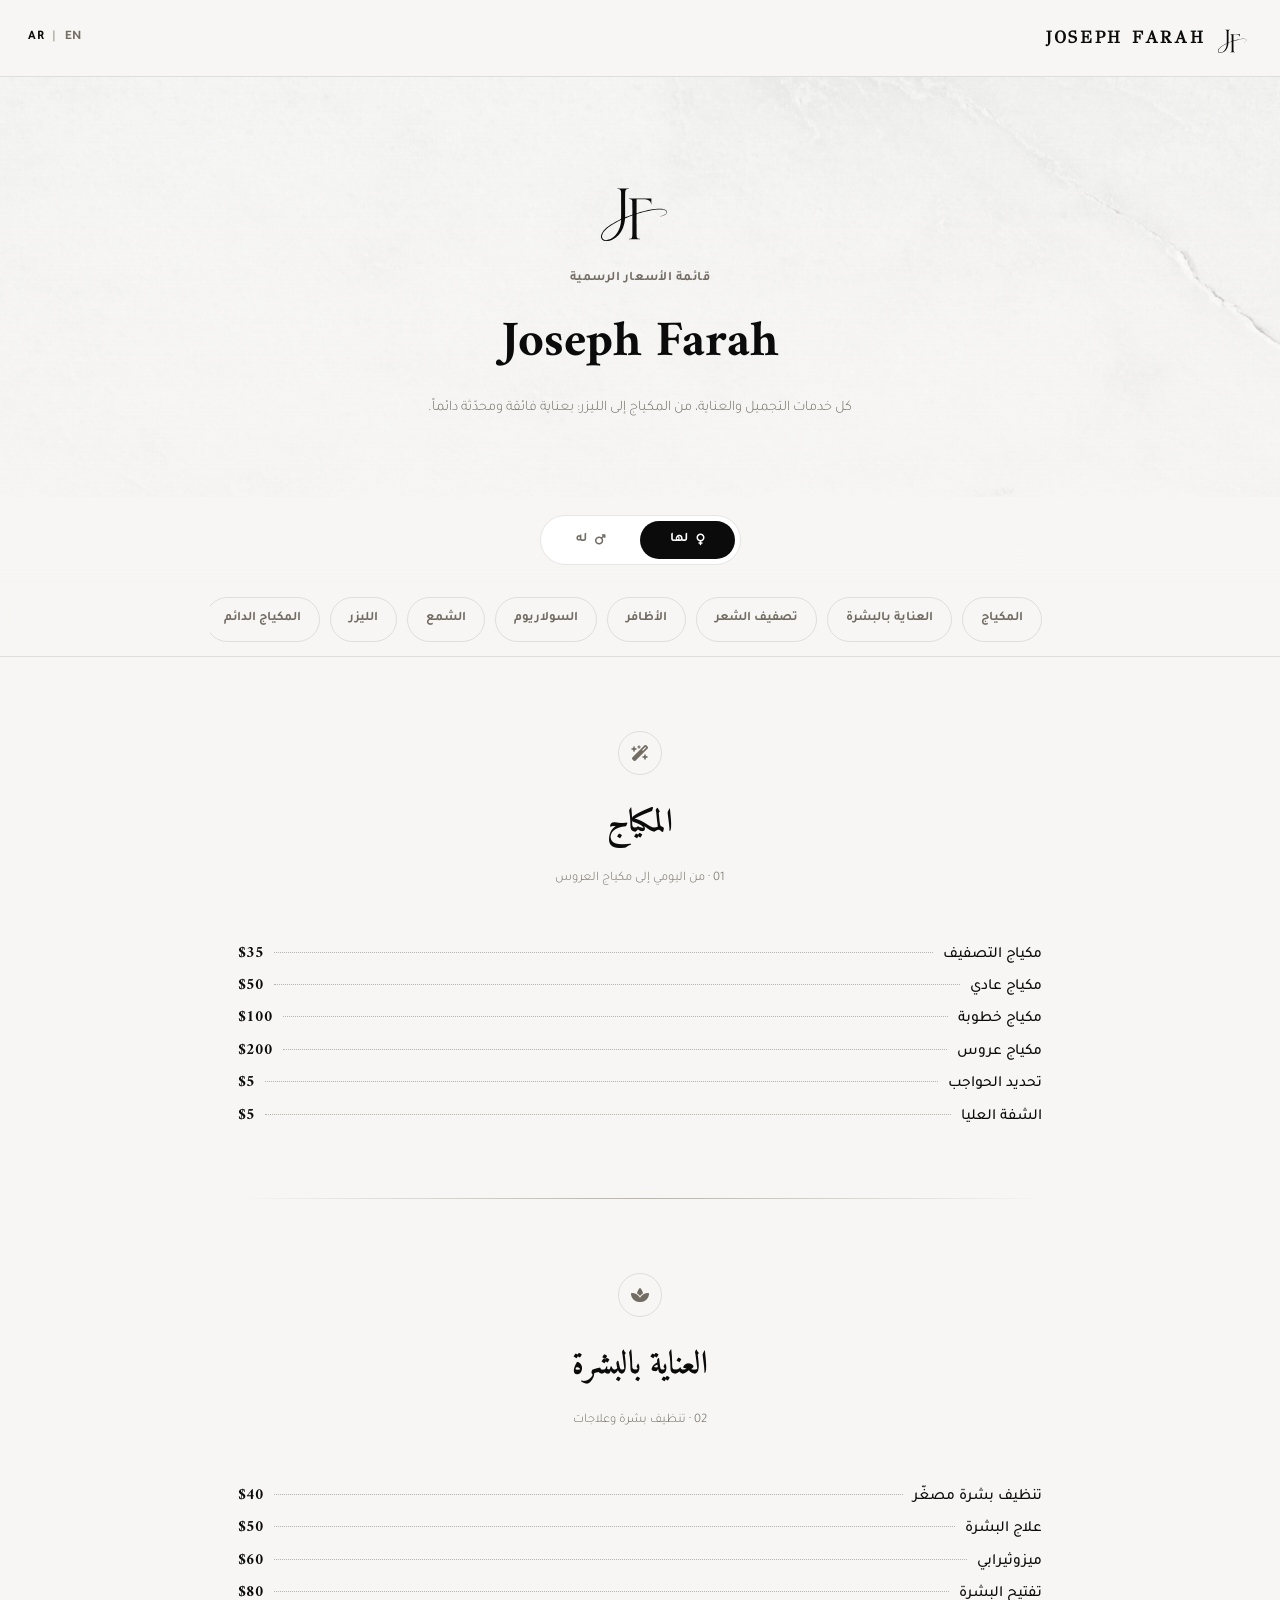
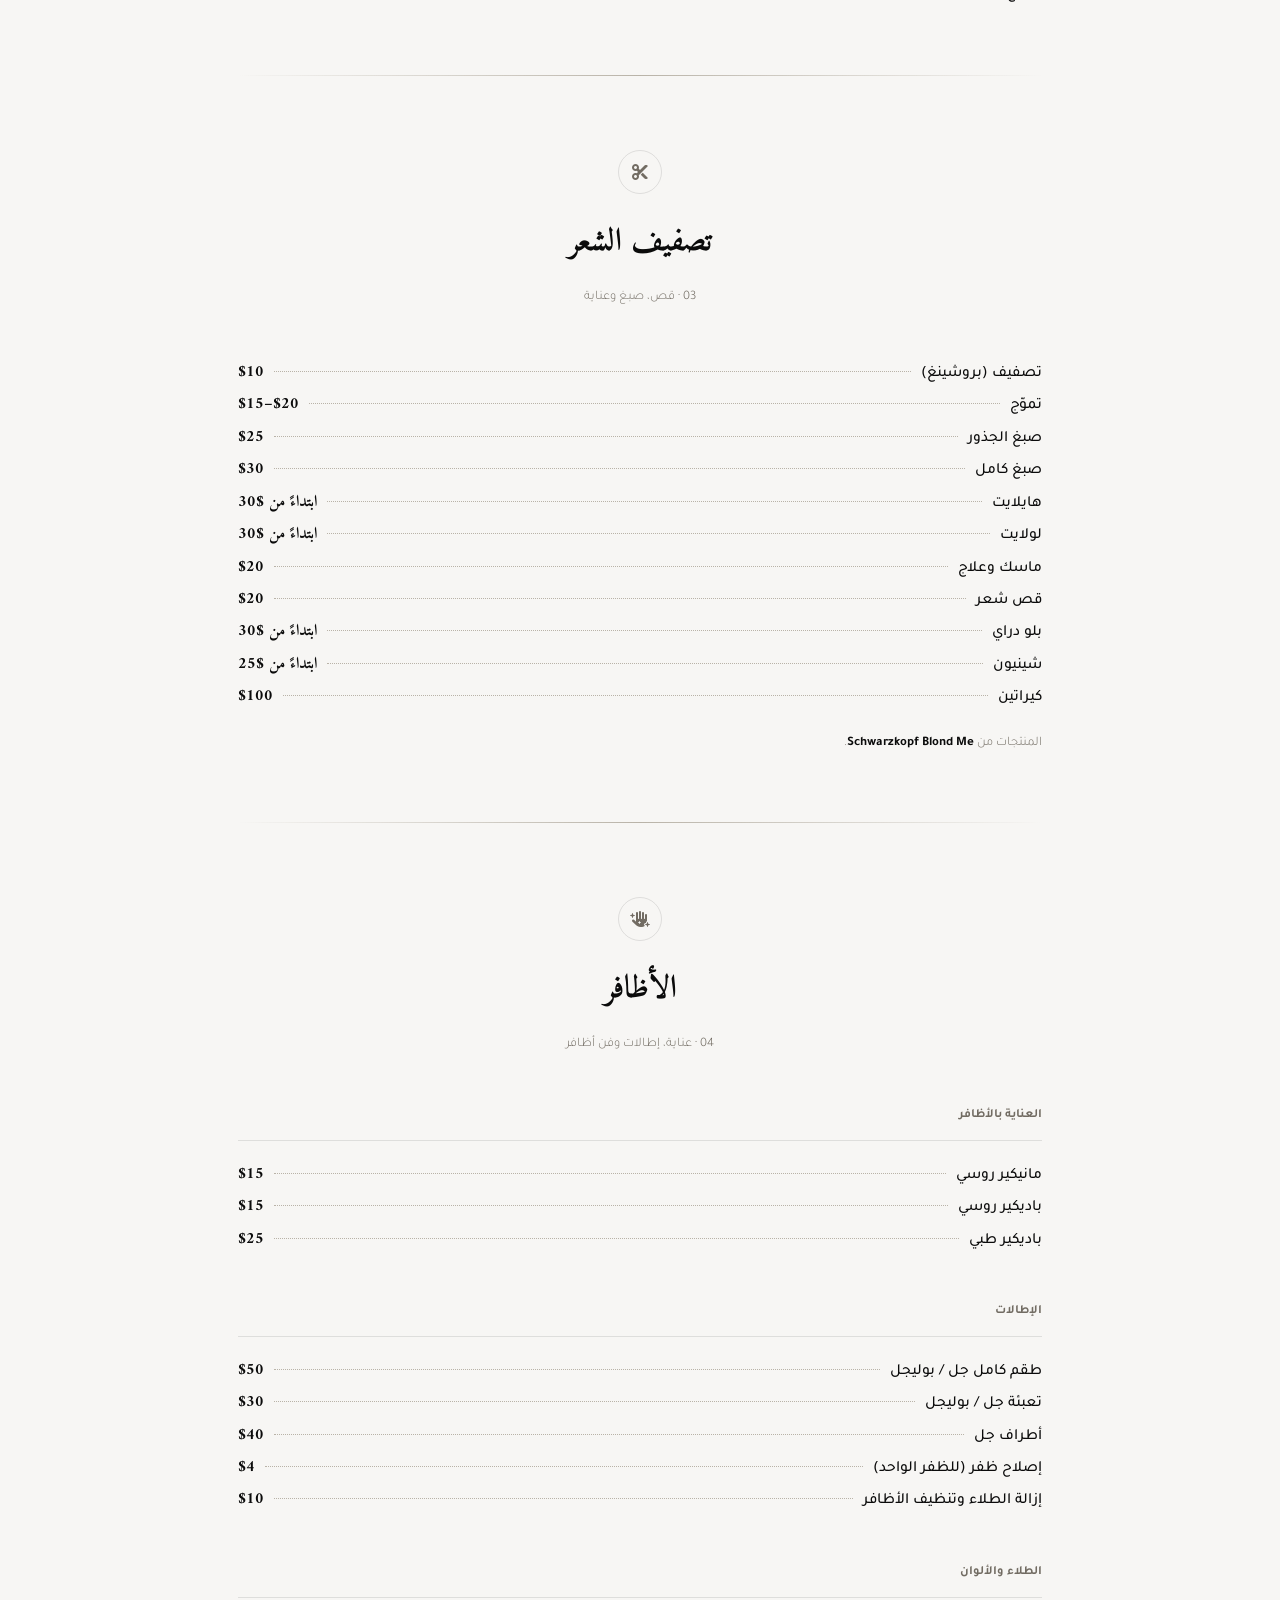
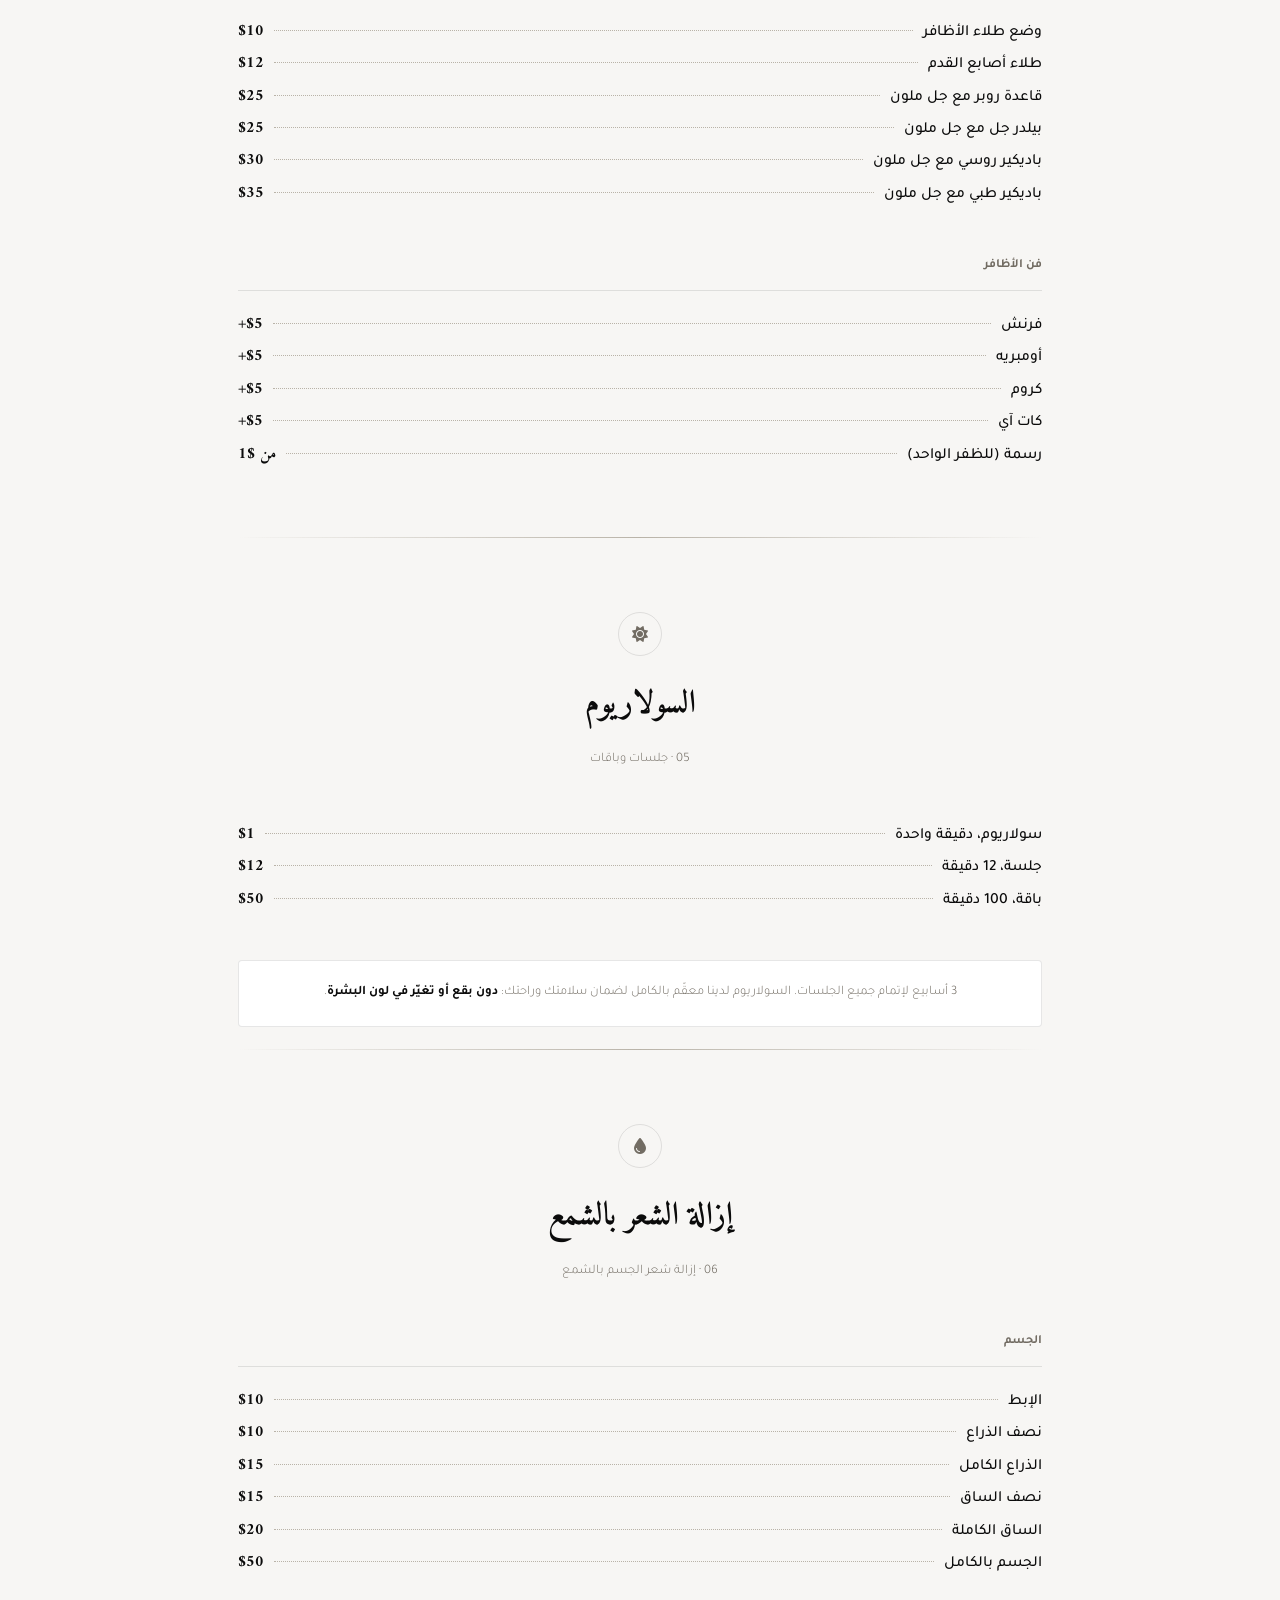
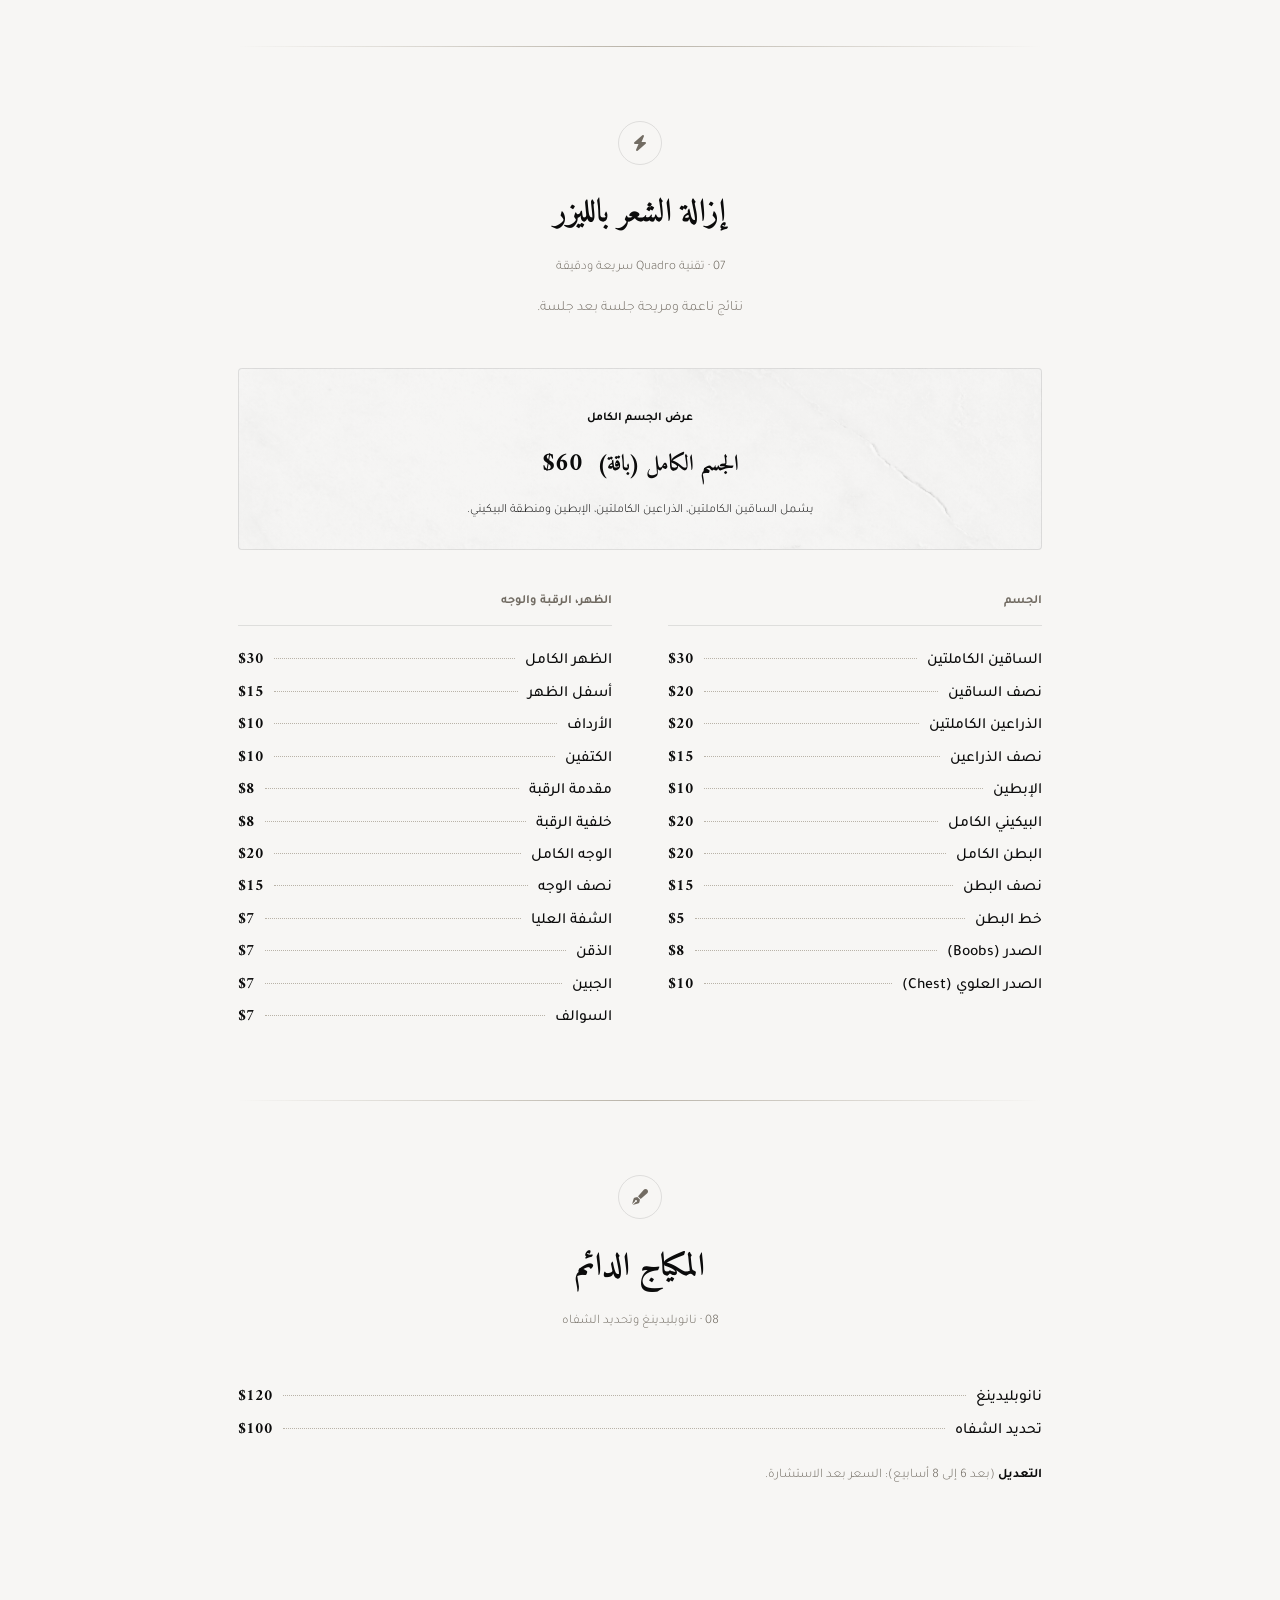
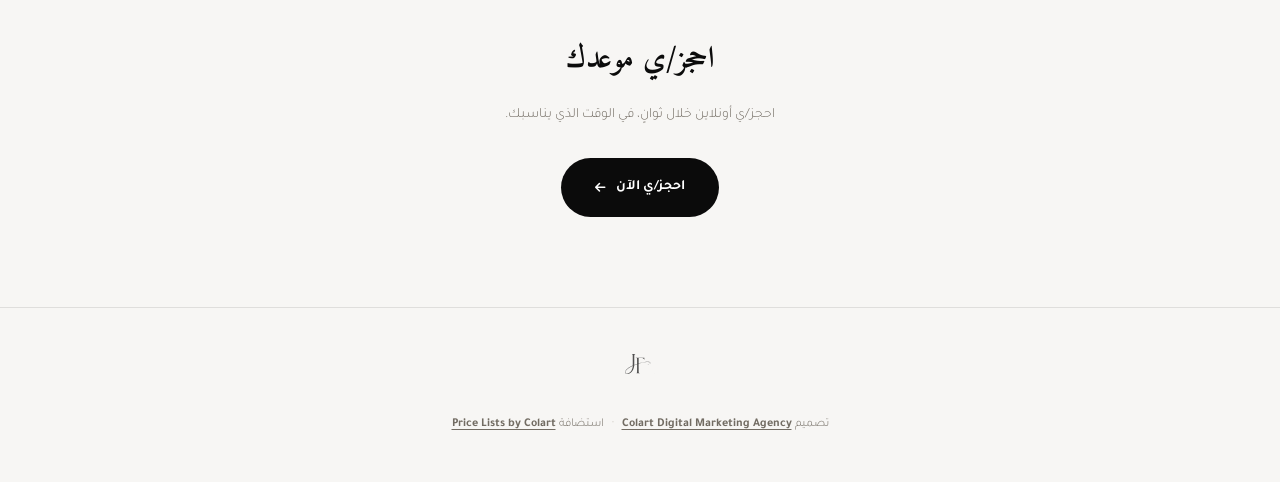
<file: josephfarah/ar/index.html>
<!DOCTYPE html>
<html lang="ar" dir="rtl">
<head>
<meta charset="UTF-8">
<meta name="viewport" content="width=device-width, initial-scale=1.0">
<title>جوزيف فرح | قائمة الأسعار</title>
<meta name="description" content="قائمة الأسعار الرسمية لجوزيف فرح: مكياج، عناية بالبشرة، تصفيف شعر، أظافر، سولاريوم، إزالة شعر بالشمع وبالليزر، ومكياج دائم لها، وعناية بالأظافر وسولاريوم وليزر له. قائمة رقمية صممتها وطورتها واستضافتها Colart Digital Marketing Agency.">

<link rel="icon" type="image/svg+xml" href="../assets/img/josephfarah-logo.svg">
<link rel="alternate" hreflang="ar" href="./">
<link rel="alternate" hreflang="en" href="../">

<link rel="preconnect" href="https://fonts.googleapis.com">
<link rel="preconnect" href="https://fonts.gstatic.com" crossorigin>
<link href="https://fonts.googleapis.com/css2?family=GFS+Didot&family=Amiri:wght@400;700&family=Tajawal:wght@300;400;500;700&display=swap" rel="stylesheet">
<link rel="stylesheet" href="https://cdnjs.cloudflare.com/ajax/libs/font-awesome/6.5.1/css/all.min.css">

<link rel="stylesheet" href="../assets/css/josephfarah-ar.css">
</head>
<body class="jf-body">

<header class="jf-header">
  <a href="#top" class="jf-header-logo" aria-label="جوزيف فرح، الصفحة الرئيسية">
    <img src="../assets/img/josephfarah-logo.svg" alt="شعار جوزيف فرح">
    <span class="jf-header-name jf-display">JOSEPH FARAH</span>
  </a>
  <div class="jf-langswitch">
    <a href="../" lang="en">EN</a>
    <span class="jf-lang-sep">|</span>
    <span class="jf-lang-current">AR</span>
  </div>
</header>

<main id="top">

  <!-- ===== HERO ===== -->
  <section class="jf-hero">
    <img src="../assets/img/josephfarah-logo.svg" alt="شعار جوزيف فرح" class="jf-hero-mono">
    <span class="jf-hero-eyebrow">قائمة الأسعار الرسمية</span>
    <h1 class="jf-hero-title jf-display" style="direction:ltr;">Joseph Farah</h1>
    <p class="jf-hero-text">كل خدمات التجميل والعناية، من المكياج إلى الليزر: بعناية فائقة ومحدّثة دائماً.</p>
  </section>

  <!-- ===== GENDER TOGGLE ===== -->
  <div class="jf-gender-toggle-wrap">
    <div class="jf-gender-toggle" id="jfGenderToggle" data-active="her">
      <span class="jf-gender-indicator"></span>
      <button class="jf-gender-btn is-active" data-target="her" type="button"><i class="fa-solid fa-venus"></i> لها</button>
      <button class="jf-gender-btn" data-target="him" type="button"><i class="fa-solid fa-mars"></i> له</button>
    </div>
  </div>

  <!-- ===== CATEGORY NAV — HER ===== -->
  <nav class="jf-catnav jf-gender-catnav" data-gender="her" aria-label="أقسام قائمة الأسعار لها">
    <div class="jf-catnav-inner">
      <a href="#makeup">المكياج</a>
      <a href="#skincare">العناية بالبشرة</a>
      <a href="#hair">تصفيف الشعر</a>
      <a href="#nails">الأظافر</a>
      <a href="#solarium">السولاريوم</a>
      <a href="#waxing">الشمع</a>
      <a href="#laser">الليزر</a>
      <a href="#permanent">المكياج الدائم</a>
    </div>
  </nav>

  <!-- ===== CATEGORY NAV — HIM ===== -->
  <nav class="jf-catnav jf-gender-catnav" data-gender="him" style="display:none;" aria-label="أقسام قائمة الأسعار له">
    <div class="jf-catnav-inner">
      <a href="#nailcare-him">العناية بالأظافر</a>
      <a href="#solarium-him">السولاريوم</a>
      <a href="#laser-him">الليزر</a>
    </div>
  </nav>

  <!-- ===================================================== -->
  <!-- ===================    لها    ==================== -->
  <!-- ===================================================== -->
  <div class="jf-gender-panel is-visible" data-gender="her">

  <!-- ===== MAKE-UP ===== -->
  <section class="jf-section" id="makeup">
    <div class="jf-container">

      <div class="jf-section-head">
        <div class="jf-section-icon"><i class="fa-solid fa-wand-magic-sparkles"></i></div>
        <h2 class="jf-section-title jf-display">المكياج</h2>
        <p class="jf-section-sub">01 · من اليومي إلى مكياج العروس</p>
      </div>

      <div class="jf-group">
        <div class="jf-row"><span class="jf-row-name">مكياج التصفيف</span><span class="jf-row-dots"></span><span class="jf-row-price">$35</span></div>
        <div class="jf-row"><span class="jf-row-name">مكياج عادي</span><span class="jf-row-dots"></span><span class="jf-row-price">$50</span></div>
        <div class="jf-row"><span class="jf-row-name">مكياج خطوبة</span><span class="jf-row-dots"></span><span class="jf-row-price">$100</span></div>
        <div class="jf-row"><span class="jf-row-name">مكياج عروس</span><span class="jf-row-dots"></span><span class="jf-row-price">$200</span></div>
        <div class="jf-row"><span class="jf-row-name">تحديد الحواجب</span><span class="jf-row-dots"></span><span class="jf-row-price">$5</span></div>
        <div class="jf-row"><span class="jf-row-name">الشفة العليا</span><span class="jf-row-dots"></span><span class="jf-row-price">$5</span></div>
      </div>

    </div>
  </section>

  <div class="jf-divider"></div>

  <!-- ===== SKIN CARE ===== -->
  <section class="jf-section" id="skincare">
    <div class="jf-container">

      <div class="jf-section-head">
        <div class="jf-section-icon"><i class="fa-solid fa-spa"></i></div>
        <h2 class="jf-section-title jf-display">العناية بالبشرة</h2>
        <p class="jf-section-sub">02 · تنظيف بشرة وعلاجات</p>
      </div>

      <div class="jf-group">
        <div class="jf-row"><span class="jf-row-name">تنظيف بشرة مصغّر</span><span class="jf-row-dots"></span><span class="jf-row-price">$40</span></div>
        <div class="jf-row"><span class="jf-row-name">علاج البشرة</span><span class="jf-row-dots"></span><span class="jf-row-price">$50</span></div>
        <div class="jf-row"><span class="jf-row-name">ميزوثيرابي</span><span class="jf-row-dots"></span><span class="jf-row-price">$60</span></div>
        <div class="jf-row"><span class="jf-row-name">تفتيح البشرة</span><span class="jf-row-dots"></span><span class="jf-row-price">$80</span></div>
      </div>

    </div>
  </section>

  <div class="jf-divider"></div>

  <!-- ===== HAIR STYLING ===== -->
  <section class="jf-section" id="hair">
    <div class="jf-container">

      <div class="jf-section-head">
        <div class="jf-section-icon"><i class="fa-solid fa-scissors"></i></div>
        <h2 class="jf-section-title jf-display">تصفيف الشعر</h2>
        <p class="jf-section-sub">03 · قص، صبغ وعناية</p>
      </div>

      <div class="jf-group">
        <div class="jf-row"><span class="jf-row-name">تصفيف (بروشينغ)</span><span class="jf-row-dots"></span><span class="jf-row-price">$10</span></div>
        <div class="jf-row"><span class="jf-row-name">تموّج</span><span class="jf-row-dots"></span><span class="jf-row-price">$15–$20</span></div>
        <div class="jf-row"><span class="jf-row-name">صبغ الجذور</span><span class="jf-row-dots"></span><span class="jf-row-price">$25</span></div>
        <div class="jf-row"><span class="jf-row-name">صبغ كامل</span><span class="jf-row-dots"></span><span class="jf-row-price">$30</span></div>
        <div class="jf-row"><span class="jf-row-name">هايلايت</span><span class="jf-row-dots"></span><span class="jf-row-price">ابتداءً من $30</span></div>
        <div class="jf-row"><span class="jf-row-name">لولايت</span><span class="jf-row-dots"></span><span class="jf-row-price">ابتداءً من $30</span></div>
        <div class="jf-row"><span class="jf-row-name">ماسك وعلاج</span><span class="jf-row-dots"></span><span class="jf-row-price">$20</span></div>
        <div class="jf-row"><span class="jf-row-name">قص شعر</span><span class="jf-row-dots"></span><span class="jf-row-price">$20</span></div>
        <div class="jf-row"><span class="jf-row-name">بلو دراي</span><span class="jf-row-dots"></span><span class="jf-row-price">ابتداءً من $30</span></div>
        <div class="jf-row"><span class="jf-row-name">شينيون</span><span class="jf-row-dots"></span><span class="jf-row-price">ابتداءً من $25</span></div>
        <div class="jf-row"><span class="jf-row-name">كيراتين</span><span class="jf-row-dots"></span><span class="jf-row-price">$100</span></div>
        <p class="jf-note">المنتجات من <strong>Schwarzkopf Blond Me</strong>.</p>
      </div>

    </div>
  </section>

  <div class="jf-divider"></div>

  <!-- ===== NAILS ===== -->
  <section class="jf-section" id="nails">
    <div class="jf-container">

      <div class="jf-section-head">
        <div class="jf-section-icon"><i class="fa-solid fa-hand-sparkles"></i></div>
        <h2 class="jf-section-title jf-display">الأظافر</h2>
        <p class="jf-section-sub">04 · عناية، إطالات وفن أظافر</p>
      </div>

      <div class="jf-group">
        <h3 class="jf-group-title">العناية بالأظافر</h3>
        <div class="jf-row"><span class="jf-row-name">مانيكير روسي</span><span class="jf-row-dots"></span><span class="jf-row-price">$15</span></div>
        <div class="jf-row"><span class="jf-row-name">باديكير روسي</span><span class="jf-row-dots"></span><span class="jf-row-price">$15</span></div>
        <div class="jf-row"><span class="jf-row-name">باديكير طبي</span><span class="jf-row-dots"></span><span class="jf-row-price">$25</span></div>
      </div>

      <div class="jf-group">
        <h3 class="jf-group-title">الإطالات</h3>
        <div class="jf-row"><span class="jf-row-name">طقم كامل جل / بوليجل</span><span class="jf-row-dots"></span><span class="jf-row-price">$50</span></div>
        <div class="jf-row"><span class="jf-row-name">تعبئة جل / بوليجل</span><span class="jf-row-dots"></span><span class="jf-row-price">$30</span></div>
        <div class="jf-row"><span class="jf-row-name">أطراف جل</span><span class="jf-row-dots"></span><span class="jf-row-price">$40</span></div>
        <div class="jf-row"><span class="jf-row-name">إصلاح ظفر (للظفر الواحد)</span><span class="jf-row-dots"></span><span class="jf-row-price">$4</span></div>
        <div class="jf-row"><span class="jf-row-name">إزالة الطلاء وتنظيف الأظافر</span><span class="jf-row-dots"></span><span class="jf-row-price">$10</span></div>
      </div>

      <div class="jf-group">
        <h3 class="jf-group-title">الطلاء والألوان</h3>
        <div class="jf-row"><span class="jf-row-name">وضع طلاء الأظافر</span><span class="jf-row-dots"></span><span class="jf-row-price">$10</span></div>
        <div class="jf-row"><span class="jf-row-name">طلاء أصابع القدم</span><span class="jf-row-dots"></span><span class="jf-row-price">$12</span></div>
        <div class="jf-row"><span class="jf-row-name">قاعدة روبر مع جل ملون</span><span class="jf-row-dots"></span><span class="jf-row-price">$25</span></div>
        <div class="jf-row"><span class="jf-row-name">بيلدر جل مع جل ملون</span><span class="jf-row-dots"></span><span class="jf-row-price">$25</span></div>
        <div class="jf-row"><span class="jf-row-name">باديكير روسي مع جل ملون</span><span class="jf-row-dots"></span><span class="jf-row-price">$30</span></div>
        <div class="jf-row"><span class="jf-row-name">باديكير طبي مع جل ملون</span><span class="jf-row-dots"></span><span class="jf-row-price">$35</span></div>
      </div>

      <div class="jf-group">
        <h3 class="jf-group-title">فن الأظافر</h3>
        <div class="jf-row"><span class="jf-row-name">فرنش</span><span class="jf-row-dots"></span><span class="jf-row-price">+$5</span></div>
        <div class="jf-row"><span class="jf-row-name">أومبريه</span><span class="jf-row-dots"></span><span class="jf-row-price">+$5</span></div>
        <div class="jf-row"><span class="jf-row-name">كروم</span><span class="jf-row-dots"></span><span class="jf-row-price">+$5</span></div>
        <div class="jf-row"><span class="jf-row-name">كات آي</span><span class="jf-row-dots"></span><span class="jf-row-price">+$5</span></div>
        <div class="jf-row"><span class="jf-row-name">رسمة (للظفر الواحد)</span><span class="jf-row-dots"></span><span class="jf-row-price">من $1</span></div>
      </div>

    </div>
  </section>

  <div class="jf-divider"></div>

  <!-- ===== SOLARIUM ===== -->
  <section class="jf-section" id="solarium">
    <div class="jf-container">

      <div class="jf-section-head">
        <div class="jf-section-icon"><i class="fa-solid fa-sun"></i></div>
        <h2 class="jf-section-title jf-display">السولاريوم</h2>
        <p class="jf-section-sub">05 · جلسات وباقات</p>
      </div>

      <div class="jf-group">
        <div class="jf-row"><span class="jf-row-name">سولاريوم، دقيقة واحدة</span><span class="jf-row-dots"></span><span class="jf-row-price">$1</span></div>
        <div class="jf-row"><span class="jf-row-name">جلسة، 12 دقيقة</span><span class="jf-row-dots"></span><span class="jf-row-price">$12</span></div>
        <div class="jf-row"><span class="jf-row-name">باقة، 100 دقيقة</span><span class="jf-row-dots"></span><span class="jf-row-price">$50</span></div>
      </div>

      <div class="jf-callout">
        3 أسابيع لإتمام جميع الجلسات. السولاريوم لدينا معقّم بالكامل لضمان سلامتك وراحتك: <strong>دون بقع أو تغيّر في لون البشرة</strong>.
      </div>

    </div>
  </section>

  <div class="jf-divider"></div>

  <!-- ===== WAXING HAIR REMOVAL ===== -->
  <section class="jf-section" id="waxing">
    <div class="jf-container">

      <div class="jf-section-head">
        <div class="jf-section-icon"><i class="fa-solid fa-droplet"></i></div>
        <h2 class="jf-section-title jf-display">إزالة الشعر بالشمع</h2>
        <p class="jf-section-sub">06 · إزالة شعر الجسم بالشمع</p>
      </div>

      <div class="jf-group">
        <h3 class="jf-group-title">الجسم</h3>
        <div class="jf-row"><span class="jf-row-name">الإبط</span><span class="jf-row-dots"></span><span class="jf-row-price">$10</span></div>
        <div class="jf-row"><span class="jf-row-name">نصف الذراع</span><span class="jf-row-dots"></span><span class="jf-row-price">$10</span></div>
        <div class="jf-row"><span class="jf-row-name">الذراع الكامل</span><span class="jf-row-dots"></span><span class="jf-row-price">$15</span></div>
        <div class="jf-row"><span class="jf-row-name">نصف الساق</span><span class="jf-row-dots"></span><span class="jf-row-price">$15</span></div>
        <div class="jf-row"><span class="jf-row-name">الساق الكاملة</span><span class="jf-row-dots"></span><span class="jf-row-price">$20</span></div>
        <div class="jf-row"><span class="jf-row-name">الجسم بالكامل</span><span class="jf-row-dots"></span><span class="jf-row-price">$50</span></div>
      </div>

    </div>
  </section>

  <div class="jf-divider"></div>

  <!-- ===== LASER HAIR REMOVAL ===== -->
  <section class="jf-section" id="laser">
    <div class="jf-container">

      <div class="jf-section-head">
        <div class="jf-section-icon"><i class="fa-solid fa-bolt"></i></div>
        <h2 class="jf-section-title jf-display">إزالة الشعر بالليزر</h2>
        <p class="jf-section-sub">07 · تقنية Quadro سريعة ودقيقة</p>
        <p class="jf-section-intro">نتائج ناعمة ومريحة جلسة بعد جلسة.</p>
      </div>

      <div class="jf-feature">
        <p class="jf-feature-label">عرض الجسم الكامل</p>
        <div class="jf-feature-row">
          <span class="jf-feature-name">الجسم الكامل (باقة)</span>
          <span class="jf-feature-price">$60</span>
        </div>
        <p class="jf-feature-note">يشمل الساقين الكاملتين، الذراعين الكاملتين، الإبطين ومنطقة البيكيني.</p>
      </div>

      <div class="jf-cols">
        <div class="jf-group">
          <h3 class="jf-group-title">الجسم</h3>
          <div class="jf-row"><span class="jf-row-name">الساقين الكاملتين</span><span class="jf-row-dots"></span><span class="jf-row-price">$30</span></div>
          <div class="jf-row"><span class="jf-row-name">نصف الساقين</span><span class="jf-row-dots"></span><span class="jf-row-price">$20</span></div>
          <div class="jf-row"><span class="jf-row-name">الذراعين الكاملتين</span><span class="jf-row-dots"></span><span class="jf-row-price">$20</span></div>
          <div class="jf-row"><span class="jf-row-name">نصف الذراعين</span><span class="jf-row-dots"></span><span class="jf-row-price">$15</span></div>
          <div class="jf-row"><span class="jf-row-name">الإبطين</span><span class="jf-row-dots"></span><span class="jf-row-price">$10</span></div>
          <div class="jf-row"><span class="jf-row-name">البيكيني الكامل</span><span class="jf-row-dots"></span><span class="jf-row-price">$20</span></div>
          <div class="jf-row"><span class="jf-row-name">البطن الكامل</span><span class="jf-row-dots"></span><span class="jf-row-price">$20</span></div>
          <div class="jf-row"><span class="jf-row-name">نصف البطن</span><span class="jf-row-dots"></span><span class="jf-row-price">$15</span></div>
          <div class="jf-row"><span class="jf-row-name">خط البطن</span><span class="jf-row-dots"></span><span class="jf-row-price">$5</span></div>
          <div class="jf-row"><span class="jf-row-name">الصدر (Boobs)</span><span class="jf-row-dots"></span><span class="jf-row-price">$8</span></div>
          <div class="jf-row"><span class="jf-row-name">الصدر العلوي (Chest)</span><span class="jf-row-dots"></span><span class="jf-row-price">$10</span></div>
        </div>
        <div class="jf-group">
          <h3 class="jf-group-title">الظهر، الرقبة والوجه</h3>
          <div class="jf-row"><span class="jf-row-name">الظهر الكامل</span><span class="jf-row-dots"></span><span class="jf-row-price">$30</span></div>
          <div class="jf-row"><span class="jf-row-name">أسفل الظهر</span><span class="jf-row-dots"></span><span class="jf-row-price">$15</span></div>
          <div class="jf-row"><span class="jf-row-name">الأرداف</span><span class="jf-row-dots"></span><span class="jf-row-price">$10</span></div>
          <div class="jf-row"><span class="jf-row-name">الكتفين</span><span class="jf-row-dots"></span><span class="jf-row-price">$10</span></div>
          <div class="jf-row"><span class="jf-row-name">مقدمة الرقبة</span><span class="jf-row-dots"></span><span class="jf-row-price">$8</span></div>
          <div class="jf-row"><span class="jf-row-name">خلفية الرقبة</span><span class="jf-row-dots"></span><span class="jf-row-price">$8</span></div>
          <div class="jf-row"><span class="jf-row-name">الوجه الكامل</span><span class="jf-row-dots"></span><span class="jf-row-price">$20</span></div>
          <div class="jf-row"><span class="jf-row-name">نصف الوجه</span><span class="jf-row-dots"></span><span class="jf-row-price">$15</span></div>
          <div class="jf-row"><span class="jf-row-name">الشفة العليا</span><span class="jf-row-dots"></span><span class="jf-row-price">$7</span></div>
          <div class="jf-row"><span class="jf-row-name">الذقن</span><span class="jf-row-dots"></span><span class="jf-row-price">$7</span></div>
          <div class="jf-row"><span class="jf-row-name">الجبين</span><span class="jf-row-dots"></span><span class="jf-row-price">$7</span></div>
          <div class="jf-row"><span class="jf-row-name">السوالف</span><span class="jf-row-dots"></span><span class="jf-row-price">$7</span></div>
        </div>
      </div>

    </div>
  </section>

  <div class="jf-divider"></div>

  <!-- ===== PERMANENT MAKEUP ===== -->
  <section class="jf-section" id="permanent">
    <div class="jf-container">

      <div class="jf-section-head">
        <div class="jf-section-icon"><i class="fa-solid fa-pen-fancy"></i></div>
        <h2 class="jf-section-title jf-display">المكياج الدائم</h2>
        <p class="jf-section-sub">08 · نانوبليدينغ وتحديد الشفاه</p>
      </div>

      <div class="jf-group">
        <div class="jf-row"><span class="jf-row-name">نانوبليدينغ</span><span class="jf-row-dots"></span><span class="jf-row-price">$120</span></div>
        <div class="jf-row"><span class="jf-row-name">تحديد الشفاه</span><span class="jf-row-dots"></span><span class="jf-row-price">$100</span></div>
        <p class="jf-note"><strong>التعديل</strong> (بعد 6 إلى 8 أسابيع): السعر بعد الاستشارة.</p>
      </div>

    </div>
  </section>

  </div>
  <!-- ===== END لها ===== -->

  <!-- ===================================================== -->
  <!-- ===================    له    ==================== -->
  <!-- ===================================================== -->
  <div class="jf-gender-panel" data-gender="him" style="display:none;">

  <!-- ===== NAIL CARE ===== -->
  <section class="jf-section" id="nailcare-him">
    <div class="jf-container">

      <div class="jf-section-head">
        <div class="jf-section-icon"><i class="fa-solid fa-hand-sparkles"></i></div>
        <h2 class="jf-section-title jf-display">العناية بالأظافر</h2>
        <p class="jf-section-sub">01 · مانيكير وباديكير</p>
      </div>

      <div class="jf-group">
        <div class="jf-row"><span class="jf-row-name">مانيكير روسي</span><span class="jf-row-dots"></span><span class="jf-row-price">$15</span></div>
        <div class="jf-row"><span class="jf-row-name">باديكير روسي</span><span class="jf-row-dots"></span><span class="jf-row-price">$15</span></div>
        <div class="jf-row"><span class="jf-row-name">باديكير طبي</span><span class="jf-row-dots"></span><span class="jf-row-price">$25</span></div>
        <div class="jf-row"><span class="jf-row-name">باديكير طبي مع مساج استرخاء</span><span class="jf-row-dots"></span><span class="jf-row-price">$40</span></div>
      </div>

    </div>
  </section>

  <div class="jf-divider"></div>

  <!-- ===== SOLARIUM ===== -->
  <section class="jf-section" id="solarium-him">
    <div class="jf-container">

      <div class="jf-section-head">
        <div class="jf-section-icon"><i class="fa-solid fa-sun"></i></div>
        <h2 class="jf-section-title jf-display">السولاريوم</h2>
        <p class="jf-section-sub">02 · جلسات وباقات</p>
      </div>

      <div class="jf-group">
        <div class="jf-row"><span class="jf-row-name">سولاريوم، دقيقة واحدة</span><span class="jf-row-dots"></span><span class="jf-row-price">$1</span></div>
        <div class="jf-row"><span class="jf-row-name">جلسة، 12 دقيقة</span><span class="jf-row-dots"></span><span class="jf-row-price">$12</span></div>
        <div class="jf-row"><span class="jf-row-name">باقة، 100 دقيقة</span><span class="jf-row-dots"></span><span class="jf-row-price">$50</span></div>
      </div>

      <div class="jf-callout">
        3 أسابيع لإتمام جميع الجلسات. السولاريوم لدينا معقّم بالكامل لضمان سلامتك وراحتك: <strong>دون بقع أو تغيّر في لون البشرة</strong>.
      </div>

    </div>
  </section>

  <div class="jf-divider"></div>

  <!-- ===== LASER HAIR REMOVAL ===== -->
  <section class="jf-section" id="laser-him">
    <div class="jf-container">

      <div class="jf-section-head">
        <div class="jf-section-icon"><i class="fa-solid fa-bolt"></i></div>
        <h2 class="jf-section-title jf-display">إزالة الشعر بالليزر</h2>
        <p class="jf-section-sub">03 · تقنية Quadro سريعة ودقيقة</p>
        <p class="jf-section-intro">نتائج ناعمة ومريحة جلسة بعد جلسة.</p>
      </div>

      <div class="jf-feature">
        <p class="jf-feature-label">عرض الجسم الكامل</p>
        <div class="jf-feature-row">
          <span class="jf-feature-name">الجسم الكامل (باقة)</span>
          <span class="jf-feature-price">$60</span>
        </div>
        <p class="jf-feature-note">يشمل الساقين الكاملتين، الذراعين الكاملتين، الإبطين ومنطقة البيكيني.</p>
      </div>

      <div class="jf-cols">
        <div class="jf-group">
          <h3 class="jf-group-title">الجسم</h3>
          <div class="jf-row"><span class="jf-row-name">الساقين الكاملتين</span><span class="jf-row-dots"></span><span class="jf-row-price">$30</span></div>
          <div class="jf-row"><span class="jf-row-name">نصف الساقين</span><span class="jf-row-dots"></span><span class="jf-row-price">$20</span></div>
          <div class="jf-row"><span class="jf-row-name">الذراعين الكاملتين</span><span class="jf-row-dots"></span><span class="jf-row-price">$20</span></div>
          <div class="jf-row"><span class="jf-row-name">نصف الذراعين</span><span class="jf-row-dots"></span><span class="jf-row-price">$15</span></div>
          <div class="jf-row"><span class="jf-row-name">الإبطين</span><span class="jf-row-dots"></span><span class="jf-row-price">$10</span></div>
          <div class="jf-row"><span class="jf-row-name">البيكيني الكامل</span><span class="jf-row-dots"></span><span class="jf-row-price">$20</span></div>
          <div class="jf-row"><span class="jf-row-name">البطن الكامل</span><span class="jf-row-dots"></span><span class="jf-row-price">$20</span></div>
          <div class="jf-row"><span class="jf-row-name">نصف البطن</span><span class="jf-row-dots"></span><span class="jf-row-price">$15</span></div>
          <div class="jf-row"><span class="jf-row-name">خط البطن</span><span class="jf-row-dots"></span><span class="jf-row-price">$5</span></div>
          <div class="jf-row"><span class="jf-row-name">الصدر (Boobs)</span><span class="jf-row-dots"></span><span class="jf-row-price">$8</span></div>
          <div class="jf-row"><span class="jf-row-name">الصدر العلوي (Chest)</span><span class="jf-row-dots"></span><span class="jf-row-price">$10</span></div>
        </div>
        <div class="jf-group">
          <h3 class="jf-group-title">الظهر، الرقبة والوجه</h3>
          <div class="jf-row"><span class="jf-row-name">الظهر الكامل</span><span class="jf-row-dots"></span><span class="jf-row-price">$30</span></div>
          <div class="jf-row"><span class="jf-row-name">أسفل الظهر</span><span class="jf-row-dots"></span><span class="jf-row-price">$15</span></div>
          <div class="jf-row"><span class="jf-row-name">الأرداف</span><span class="jf-row-dots"></span><span class="jf-row-price">$10</span></div>
          <div class="jf-row"><span class="jf-row-name">الكتفين</span><span class="jf-row-dots"></span><span class="jf-row-price">$10</span></div>
          <div class="jf-row"><span class="jf-row-name">مقدمة الرقبة</span><span class="jf-row-dots"></span><span class="jf-row-price">$8</span></div>
          <div class="jf-row"><span class="jf-row-name">خلفية الرقبة</span><span class="jf-row-dots"></span><span class="jf-row-price">$8</span></div>
          <div class="jf-row"><span class="jf-row-name">الوجه الكامل</span><span class="jf-row-dots"></span><span class="jf-row-price">$20</span></div>
          <div class="jf-row"><span class="jf-row-name">نصف الوجه</span><span class="jf-row-dots"></span><span class="jf-row-price">$15</span></div>
          <div class="jf-row"><span class="jf-row-name">الشفة العليا</span><span class="jf-row-dots"></span><span class="jf-row-price">$7</span></div>
          <div class="jf-row"><span class="jf-row-name">الذقن</span><span class="jf-row-dots"></span><span class="jf-row-price">$7</span></div>
          <div class="jf-row"><span class="jf-row-name">الجبين</span><span class="jf-row-dots"></span><span class="jf-row-price">$7</span></div>
          <div class="jf-row"><span class="jf-row-name">السوالف</span><span class="jf-row-dots"></span><span class="jf-row-price">$7</span></div>
        </div>
      </div>

    </div>
  </section>

  </div>
  <!-- ===== END له ===== -->

  <!-- ===== BOOKING CTA ===== -->
  <section class="jf-cta">
    <h2 class="jf-cta-title jf-display">احجز/ي موعدك</h2>
    <p class="jf-cta-text">احجز/ي أونلاين خلال ثوانٍ، في الوقت الذي يناسبك.</p>
    <a href="https://www.josephfarahbeauty.com/booking/" class="jf-btn" target="_blank" rel="noopener">
      احجز/ي الآن
      <i class="fa-solid fa-arrow-left"></i>
    </a>
  </section>

</main>

<footer class="jf-footer">
  <img src="../assets/img/josephfarah-logo.svg" alt="شعار جوزيف فرح" class="jf-footer-mono">
  <p class="jf-footer-credits">
    تصميم <a href="https://www.colartdigitalmarketingagency.com/" target="_blank" rel="noopener">Colart Digital Marketing Agency</a><span class="jf-sep">·</span>استضافة <a href="https://pricelists.colartdigitalmarketingagency.com/" target="_blank" rel="noopener">Price Lists by Colart</a>
  </p>
</footer>

<script>
  (function () {
    // Animated لها / له toggle
    var toggle = document.getElementById('jfGenderToggle');
    var buttons = toggle.querySelectorAll('.jf-gender-btn');
    var panels = document.querySelectorAll('.jf-gender-panel');
    var catnavs = document.querySelectorAll('.jf-gender-catnav');

    function setGender(target) {
      toggle.setAttribute('data-active', target);
      buttons.forEach(function (b) {
        b.classList.toggle('is-active', b.getAttribute('data-target') === target);
      });
      panels.forEach(function (p) {
        var match = p.getAttribute('data-gender') === target;
        if (match) {
          p.style.display = 'block';
          requestAnimationFrame(function () { p.classList.add('is-visible'); });
        } else {
          p.classList.remove('is-visible');
          p.style.display = 'none';
        }
      });
      catnavs.forEach(function (n) {
        n.style.display = n.getAttribute('data-gender') === target ? 'block' : 'none';
      });
    }

    buttons.forEach(function (b) {
      b.addEventListener('click', function () { setGender(b.getAttribute('data-target')); });
    });
  })();
</script>

</body>
</html>
</file>
<file: assets/css/style.css>
/* ===========================================
   COLART — DIGITAL MARKETING AGENCY
   Main Stylesheet
   We Create. You Grow.
=========================================== */

/* ===========================================
   1. BRAND TOKENS & RESET
=========================================== */
:root {
  /* Brand colors (extracted from official logo) */
  --purple:     #642878;
  --purple-dk:  #4a1d59;
  --magenta:    #c81478;
  --magenta-lt: #e64497;
  --teal:       #50a0b4;
  --mint:       #64a08c;
  --lime:       #8cb43c;
  --yellow:     #dcdc3c;
  --whatsapp:   #25d366;

  /* Neutrals */
  --ink:      #1a1424;
  --bg:       #ffffff;
  --bg-soft:  #faf8fb;
  --line:     rgba(26, 20, 36, .12);
  --muted:    rgba(26, 20, 36, .6);

  /* Typography — Lato only */
  --font-display: 'Lato', system-ui, sans-serif;
  --font-body:    'Lato', system-ui, sans-serif;
  --font-mono:    'Lato', system-ui, sans-serif;
}

* { margin: 0; padding: 0; box-sizing: border-box; }
html { scroll-behavior: smooth; }
html, body { background: var(--bg); color: var(--ink); overflow-x: hidden; }
body {
  font-family: var(--font-body);
  font-weight: 400;
  line-height: 1.55;
  -webkit-font-smoothing: antialiased;
  -moz-osx-font-smoothing: grayscale;
}
a { color: inherit; text-decoration: none; }
img { max-width: 100%; display: block; }
button { font-family: inherit; }

/* ===========================================
   2. HEADER
=========================================== */
header {
  position: fixed;
  top: 0; left: 0; right: 0;
  z-index: 50;
  display: flex;
  justify-content: space-between;
  align-items: center;
  padding: 14px 36px;
  background: rgba(255, 255, 255, .9);
  backdrop-filter: blur(16px);
  -webkit-backdrop-filter: blur(16px);
  border-bottom: 1px solid var(--line);
  transition: box-shadow .3s, background .3s;
}
.logo { display: flex; align-items: center; }
.logo {
  position: relative;
  overflow: visible;
  transition: transform .4s cubic-bezier(.7, 0, .2, 1);
}
.logo img {
  height: 48px;
  width: auto;
  display: block;
  transition: transform .5s cubic-bezier(.7, 0, .2, 1), filter .4s ease;
  position: relative;
  z-index: 2;
}
.logo::before {
  content: "";
  position: absolute;
  top: 50%; left: 50%;
  transform: translate(-50%, -50%) scale(.7);
  width: 110%;
  height: 110%;
  background: radial-gradient(circle, rgba(200, 20, 120, .25) 0%, transparent 70%);
  border-radius: 50%;
  opacity: 0;
  transition: all .5s cubic-bezier(.2, .7, .2, 1);
  pointer-events: none;
  z-index: 1;
}
.logo:hover img {
  transform: scale(1.08) rotate(-3deg);
  filter: drop-shadow(0 4px 14px rgba(200, 20, 120, .3));
}
.logo:hover::before {
  opacity: 1;
  transform: translate(-50%, -50%) scale(1.3);
}
nav.nav-links { display: flex; gap: 34px; font-size: 14px; font-weight: 500; }
nav.nav-links a {
  position: relative;
  padding: 6px 0;
  transition: color .3s;
  color: var(--ink);
}
nav.nav-links a::after {
  content: "";
  position: absolute;
  left: 0; right: 0; bottom: 0;
  height: 2px;
  background: var(--magenta);
  transform: scaleX(0);
  transform-origin: left;
  transition: transform .4s cubic-bezier(.7, 0, .2, 1);
}
nav.nav-links a:hover { color: var(--purple); }
nav.nav-links a:hover::after { transform: scaleX(1); }
nav.nav-links a.active { color: var(--purple); }
nav.nav-links a.active::after { transform: scaleX(1); }

.nav-cta {
  background: var(--purple);
  color: #fff;
  padding: 11px 22px;
  border-radius: 999px;
  font-size: 13px;
  font-weight: 600;
  letter-spacing: .02em;
  transition: background .3s, transform .3s;
  display: inline-flex;
  align-items: center;
  gap: 8px;
}
.nav-cta:hover { background: var(--magenta); transform: translateY(-1px); }
.menu-toggle {
  display: none;
  background: none;
  border: none;
  cursor: pointer;
  font-size: 26px;
  color: var(--purple);
}
@media (max-width: 980px) {
  header { padding: 12px 20px; }
  nav.nav-links { display: none; }
  .nav-cta { display: none; }
  .menu-toggle { display: block; }
  .logo img { height: 42px; }
}

/* ===========================================
   3. MOBILE MENU
=========================================== */
.mobile-menu {
  position: fixed;
  top: 66px;
  left: 0; right: 0;
  background: #fff;
  border-bottom: 1px solid var(--line);
  z-index: 49;
  transform: translateY(-100%);
  opacity: 0;
  visibility: hidden;
  transition: all .4s cubic-bezier(.2, .7, .2, 1);
}
.mobile-menu.open {
  transform: translateY(0);
  opacity: 1;
  visibility: visible;
}
.mobile-menu nav {
  display: flex;
  flex-direction: column;
  padding: 24px 20px;
  gap: 4px;
}
.mobile-menu nav a {
  padding: 14px 0;
  font-weight: 500;
  font-size: 16px;
  border-bottom: 1px solid var(--line);
  color: var(--ink);
  transition: color .3s;
}
.mobile-menu nav a:hover { color: var(--purple); }
.mobile-menu nav a:last-child { border-bottom: none; }
.mobile-cta {
  background: var(--purple);
  color: #fff !important;
  text-align: center;
  border-radius: 999px;
  margin-top: 16px;
  padding: 14px 22px !important;
  border-bottom: none !important;
  font-weight: 600 !important;
}

/* ===========================================
   4. HERO SECTION
=========================================== */
.hero {
  position: relative;
  min-height: 100vh;
  padding: 140px 36px 100px;
  overflow: hidden;
  isolation: isolate;
  display: flex;
  align-items: center;
}
.hero-bg {
  position: absolute;
  inset: 0;
  z-index: -2;
  background-image: url('../images/hero-bg.jpg');
  background-size: cover;
  background-position: center;
  background-repeat: no-repeat;
}
.hero-overlay {
  position: absolute;
  inset: 0;
  z-index: -1;
  background: linear-gradient(
    100deg,
    rgba(100, 40, 120, .92) 0%,
    rgba(100, 40, 120, .78) 35%,
    rgba(80, 40, 120, .55) 65%,
    rgba(200, 20, 120, .45) 100%
  );
}
.hero-overlay::after {
  content: "";
  position: absolute;
  inset: 0;
  background-image:
    radial-gradient(circle at 20% 30%, rgba(220, 220, 60, .08) 0%, transparent 40%),
    radial-gradient(circle at 80% 70%, rgba(80, 160, 180, .12) 0%, transparent 40%);
  pointer-events: none;
}
.hero-inner {
  position: relative;
  width: 100%;
  max-width: 1400px;
  margin: 0 auto;
  display: grid;
  grid-template-columns: 1.3fr 1fr;
  gap: 80px;
  align-items: center;
}
@media (max-width: 980px) {
  .hero-inner { grid-template-columns: 1fr; gap: 50px; }
  .hero { padding: 130px 24px 80px; }
}

.hero-eyebrow {
  display: inline-flex;
  align-items: center;
  gap: 12px;
  background: rgba(255, 255, 255, .12);
  backdrop-filter: blur(10px);
  -webkit-backdrop-filter: blur(10px);
  border: 1px solid rgba(255, 255, 255, .2);
  padding: 8px 18px;
  border-radius: 999px;
  font-size: 12px;
  font-weight: 500;
  text-transform: uppercase;
  letter-spacing: .15em;
  color: #fff;
  margin-bottom: 32px;
}
.hero-eyebrow::before {
  content: "";
  width: 8px;
  height: 8px;
  border-radius: 50%;
  background: var(--yellow);
  box-shadow: 0 0 12px var(--yellow);
  animation: pulse 2s ease-in-out infinite;
}
@keyframes pulse {
  0%, 100% { opacity: 1; transform: scale(1); }
  50%      { opacity: .6; transform: scale(1.2); }
}

.hero-title {
  font-family: var(--font-display);
  font-weight: 300;
  font-size: clamp(44px, 7vw, 108px);
  line-height: .95;
  letter-spacing: -.035em;
  color: #fff;
  margin-bottom: 30px;
}
.hero-title .accent-create {
  font-style: italic;
  font-weight: 500;
  background: linear-gradient(120deg, var(--yellow) 0%, var(--lime) 100%);
  -webkit-background-clip: text;
  background-clip: text;
  -webkit-text-fill-color: transparent;
}
.hero-title .accent-grow {
  font-style: italic;
  font-weight: 500;
  background: linear-gradient(120deg, #ff6bb5 0%, var(--magenta) 100%);
  -webkit-background-clip: text;
  background-clip: text;
  -webkit-text-fill-color: transparent;
}
.hero-sub {
  font-family: var(--font-display);
  font-weight: 300;
  font-size: clamp(17px, 1.4vw, 21px);
  line-height: 1.5;
  color: rgba(255, 255, 255, .85);
  max-width: 560px;
  margin-bottom: 42px;
}
.hero-buttons { display: flex; gap: 14px; flex-wrap: wrap; }
.btn-primary {
  display: inline-flex;
  align-items: center;
  gap: 10px;
  background: #fff;
  color: var(--purple);
  padding: 17px 30px;
  border-radius: 999px;
  font-size: 14px;
  font-weight: 600;
  letter-spacing: .01em;
  transition: transform .3s, background .3s, color .3s;
  box-shadow: 0 8px 30px rgba(0, 0, 0, .18);
}
.btn-primary:hover {
  background: var(--magenta);
  color: #fff;
  transform: translateY(-2px);
}
.btn-primary .arrow { transition: transform .3s; }
.btn-primary:hover .arrow { transform: translateX(4px); }
.btn-ghost {
  display: inline-flex;
  align-items: center;
  gap: 10px;
  border: 1.5px solid rgba(255, 255, 255, .4);
  color: #fff;
  padding: 17px 30px;
  border-radius: 999px;
  font-size: 14px;
  font-weight: 500;
  transition: background .3s, border-color .3s;
}
.btn-ghost:hover { background: rgba(255, 255, 255, .12); border-color: #fff; }

.hero-side {
  position: relative;
  height: 100%;
  min-height: 400px;
}

/* Floating "99+" badge — single, clean definition */
.floating-badge {
  position: absolute;
  top: 50%; left: 50%;
  transform: translate(-50%, -50%);
  background: rgba(255, 255, 255, .97);
  backdrop-filter: blur(20px);
  -webkit-backdrop-filter: blur(20px);
  border-radius: 20px;
  padding: 24px 28px;
  box-shadow:
    0 30px 80px rgba(74, 29, 89, .45),
    0 8px 30px rgba(200, 20, 120, .18);
  animation: floatBadge 6s ease-in-out infinite;
  width: max-content;
  max-width: calc(100% - 40px);
  z-index: 2;
}
@keyframes floatBadge {
  0%, 100% { transform: translate(-50%, -50%) translateY(0)    rotate(-1deg); }
  50%      { transform: translate(-50%, -50%) translateY(-18px) rotate(1deg);  }
}
.badge-decorative {
  position: absolute;
  top: -14px; right: -14px;
  background: var(--magenta);
  color: #fff;
  width: 54px; height: 54px;
  border-radius: 50%;
  display: grid;
  place-items: center;
  font-family: var(--font-display);
  font-style: italic;
  font-weight: 700;
  font-size: 22px;
  box-shadow: 0 8px 20px rgba(200, 20, 120, .4);
  animation: spin 18s linear infinite;
}
@keyframes spin { from { transform: rotate(0); } to { transform: rotate(360deg); } }
.badge-label {
  font-size: 11px;
  font-weight: 600;
  text-transform: uppercase;
  letter-spacing: .18em;
  color: var(--magenta);
  margin-bottom: 4px;
}
.badge-num {
  font-family: var(--font-display);
  font-weight: 900;
  font-style: italic;
  font-size: 64px;
  line-height: .9;
  background: linear-gradient(135deg, var(--purple) 0%, var(--magenta) 100%);
  -webkit-background-clip: text;
  background-clip: text;
  -webkit-text-fill-color: transparent;
  margin-bottom: 8px;
  letter-spacing: -.02em;
}
.badge-text {
  font-family: var(--font-display);
  font-weight: 400;
  font-size: 15px;
  line-height: 1.3;
  color: var(--ink);
}
.badge-text strong {
  font-weight: 600;
  color: var(--purple);
  display: block;
}
.floating-dot {
  position: absolute;
  border-radius: 50%;
  box-shadow: 0 4px 14px rgba(0, 0, 0, .15);
  animation: floatDot 4s ease-in-out infinite;
}
.dot-1 { width: 18px; height: 18px; background: var(--yellow); top: 18%; left: 8%;   animation-delay: -1s;   }
.dot-2 { width: 14px; height: 14px; background: var(--teal);   top: 78%; right: 12%; animation-delay: -2.5s; }
.dot-3 { width: 12px; height: 12px; background: var(--lime);   bottom: 8%; left: 18%; animation-delay: -1.7s; }
@keyframes floatDot {
  0%, 100% { transform: translateY(0); }
  50%      { transform: translateY(-14px); }
}

/* Hero responsive — tablet */
@media (max-width: 980px) {
  .hero-side {
    min-height: 320px;
    display: flex;
    align-items: center;
    justify-content: center;
  }
  .floating-badge {
    position: relative;
    top: auto; left: auto;
    transform: none;
    padding: 22px 26px;
    width: max-content;
    max-width: calc(100% - 60px);
    animation: floatBadgeStatic 6s ease-in-out infinite;
  }
  .badge-num { font-size: 54px; }
  .badge-text { font-size: 14px; }
  .badge-decorative {
    width: 42px; height: 42px;
    font-size: 16px;
    top: -12px; right: -12px;
  }
}

/* Hero responsive — phone */
@media (max-width: 480px) {
  .hero { padding: 120px 18px 60px; }
  .hero-side { min-height: 260px; }
  .floating-badge {
    padding: 20px 24px;
    border-radius: 16px;
    max-width: calc(100% - 50px);
  }
  .badge-num { font-size: 48px; }
  .badge-text { font-size: 13px; }
  .badge-label { font-size: 10px; }
  .floating-dot { display: none; }
}

/* Static-position floating animation for mobile (badge floats in place without translate offset) */
@keyframes floatBadgeStatic {
  0%, 100% { transform: translateY(0)    rotate(-1deg); }
  50%      { transform: translateY(-12px) rotate(1deg);  }
}

/* ===========================================
   5. SHARED SECTION ELEMENTS
=========================================== */
.section {
  padding: 110px 36px;
  position: relative;
}
@media (max-width: 880px) { .section { padding: 80px 24px; } }

.section-eyebrow {
  font-size: 13px;
  font-weight: 700;
  text-transform: uppercase;
  letter-spacing: .18em;
  color: var(--purple);
  margin-bottom: 20px;
  display: inline-block;
}
.section-eyebrow.center { display: block; text-align: center; }

.section-title {
  font-family: var(--font-display);
  font-weight: 600;
  font-size: clamp(34px, 4.8vw, 64px);
  line-height: 1.05;
  letter-spacing: -.025em;
  color: var(--ink);
  margin-bottom: 24px;
}
.section-title.center { text-align: center; }
.section-title .magenta { color: var(--magenta); }

.section-intro {
  font-size: 17px;
  line-height: 1.65;
  color: var(--muted);
  max-width: 820px;
}
.section-intro.center { margin: 0 auto; text-align: center; }

/* ===========================================
   12. FOOTER
=========================================== */
footer {
  background: linear-gradient(135deg, #f5eef7 0%, #faf5fa 50%, #f7eef3 100%);
  padding: 70px 36px 30px;
  position: relative;
}
@media (max-width: 880px) { footer { padding: 60px 24px 30px; } }

.foot-top {
  max-width: 1280px;
  margin: 0 auto;
  display: grid;
  grid-template-columns: 1.5fr 1fr 1.2fr;
  gap: 60px;
  padding-bottom: 50px;
}
@media (max-width: 880px) { .foot-top { grid-template-columns: 1fr; gap: 40px; } }

.foot-brand img {
  height: 56px;
  margin-bottom: 16px;
}
.foot-tagline {
  font-family: var(--font-display);
  font-weight: 700;
  font-size: 19px;
  color: var(--ink);
  margin-bottom: 12px;
}
.foot-desc {
  font-size: 14px;
  line-height: 1.65;
  color: var(--muted);
  max-width: 360px;
}

.foot-col h5 {
  font-size: 13px;
  font-weight: 700;
  letter-spacing: .05em;
  color: var(--ink);
  margin-bottom: 18px;
}
.foot-col a, .foot-col p {
  display: block;
  font-size: 14px;
  padding: 5px 0;
  line-height: 1.5;
  color: var(--muted);
  transition: color .3s, transform .3s;
}
.foot-col a:hover { color: var(--magenta); transform: translateX(3px); }

/* Get-in-touch icons — fixed width, spacing, brand color */
.foot-col a i,
.foot-col p i {
  width: 18px;
  margin-right: 8px;
  color: var(--purple);
  text-align: center;
}

.foot-mid {
  max-width: 1280px;
  margin: 0 auto;
  display: flex;
  justify-content: space-between;
  align-items: center;
  flex-wrap: wrap;
  gap: 30px;
  padding-top: 30px;
  border-top: 1px solid rgba(100, 40, 120, .1);
}
.follow h5 {
  font-size: 14px;
  font-weight: 700;
  color: var(--ink);
  margin-bottom: 16px;
}
.social-icons {
  display: flex;
  gap: 10px;
  flex-wrap: wrap;
}
.social-icons a {
  width: 40px; height: 40px;
  border-radius: 50%;
  background: #fff;
  display: grid;
  place-items: center;
  color: var(--ink);
  font-size: 16px;
  box-shadow: 0 4px 14px rgba(26, 20, 36, .06);
  transition: transform .3s, background .3s, color .3s;
}
.social-icons a:hover {
  transform: translateY(-3px);
  background: var(--purple);
  color: #fff;
}
.social-icons i { font-size: 16px; line-height: 1; color: inherit; }

.whatsapp-channel {
  display: inline-flex;
  align-items: center;
  gap: 10px;
  padding: 12px 22px;
  border-radius: 999px;
  background: rgba(37, 211, 102, .12);
  color: #128c40;
  font-size: 14px;
  font-weight: 600;
  transition: transform .3s, background .3s;
}
.whatsapp-channel:hover {
  background: rgba(37, 211, 102, .2);
  transform: translateY(-2px);
}
.whatsapp-channel i { font-size: 16px; line-height: 1; color: #25d366; }

.foot-bottom {
  max-width: 1280px;
  margin: 30px auto 0;
  padding-top: 24px;
  border-top: 1px solid rgba(100, 40, 120, .08);
  text-align: center;
  font-size: 13px;
  color: var(--muted);
}

/* ===========================================
   13. WEBSITE CHAT ASSISTANT (FAQ bot + WhatsApp agent handoff)
=========================================== */
.chatbot-widget {
  position: fixed;
  bottom: 26px;
  right: 26px;
  z-index: 200;
  display: flex;
  align-items: center;
  gap: 10px;
}
.chatbot-launcher-label {
  background: #fff;
  color: var(--ink);
  font-size: 14px;
  font-weight: 700;
  padding: 10px 18px;
  border-radius: 999px;
  box-shadow: 0 8px 26px rgba(26, 20, 36, .18);
  white-space: nowrap;
  opacity: 1;
  visibility: visible;
  transform: translateX(0);
  transition: opacity .25s, transform .25s, visibility .25s;
}
.chatbot-widget.is-open .chatbot-launcher-label {
  opacity: 0;
  visibility: hidden;
  transform: translateX(10px);
  pointer-events: none;
}
.chatbot-launcher {
  flex-shrink: 0;
  position: relative;
  width: 60px;
  height: 60px;
  border-radius: 50%;
  border: none;
  cursor: pointer;
  background: var(--whatsapp);
  display: grid;
  place-items: center;
  box-shadow: 0 8px 30px rgba(37, 211, 102, .4);
  transition: transform .3s, background .3s;
  animation: wa-pulse 2.4s ease-in-out infinite;
}
.chatbot-launcher:hover { transform: scale(1.08); animation: none; }
.chatbot-launcher i { font-size: 26px; line-height: 1; color: #fff; position: absolute; transition: opacity .25s, transform .25s; }
.chatbot-launcher .fa-wand-magic-sparkles { opacity: 1; transform: scale(1); }
.chatbot-launcher .fa-xmark { opacity: 0; transform: scale(.5); }
.chatbot-widget.is-open .chatbot-launcher { background: var(--purple); animation: none; }
.chatbot-widget.is-open .chatbot-launcher .fa-wand-magic-sparkles { opacity: 0; transform: scale(.5); }
.chatbot-widget.is-open .chatbot-launcher .fa-xmark { opacity: 1; transform: scale(1); }

@keyframes wa-pulse {
  0%, 100% { box-shadow: 0 8px 30px rgba(37, 211, 102, .4), 0 0 0 0 rgba(37, 211, 102, .55); }
  50%      { box-shadow: 0 8px 30px rgba(37, 211, 102, .4), 0 0 0 16px rgba(37, 211, 102, 0); }
}

.chatbot-panel {
  position: absolute;
  bottom: 76px;
  right: 0;
  width: 380px;
  max-width: calc(100vw - 40px);
  height: 560px;
  max-height: calc(100vh - 140px);
  background: #fff;
  border-radius: 22px;
  box-shadow: 0 30px 80px rgba(26, 20, 36, .28);
  display: flex;
  flex-direction: column;
  overflow: hidden;
  opacity: 0;
  visibility: hidden;
  transform: translateY(20px) scale(.97);
  transform-origin: bottom right;
  transition: opacity .35s cubic-bezier(.2, .7, .2, 1), transform .35s cubic-bezier(.2, .7, .2, 1), visibility .35s;
}
.chatbot-widget.is-open .chatbot-panel {
  opacity: 1;
  visibility: visible;
  transform: translateY(0) scale(1);
}
.chatbot-header {
  display: flex;
  align-items: center;
  justify-content: space-between;
  gap: 12px;
  padding: 18px 18px;
  background: linear-gradient(135deg, var(--purple) 0%, var(--magenta) 100%);
  flex-shrink: 0;
}
.chatbot-header-info { display: flex; align-items: center; gap: 12px; min-width: 0; }
.chatbot-avatar {
  width: 40px;
  height: 40px;
  border-radius: 50%;
  background: #fff;
  display: grid;
  place-items: center;
  flex-shrink: 0;
  padding: 6px;
  overflow: hidden;
}
.chatbot-avatar img { width: 100%; height: 100%; object-fit: contain; }
.chatbot-header-name { font-size: 15px; font-weight: 700; color: #fff; line-height: 1.3; }
.chatbot-header-status {
  display: flex;
  align-items: center;
  gap: 6px;
  font-size: 12px;
  color: rgba(255, 255, 255, .85);
  line-height: 1.3;
}
.chatbot-status-dot {
  width: 7px; height: 7px;
  border-radius: 50%;
  background: var(--lime);
  box-shadow: 0 0 8px var(--lime);
  flex-shrink: 0;
}
.chatbot-close {
  width: 32px; height: 32px;
  border-radius: 50%;
  border: none;
  background: rgba(255, 255, 255, .18);
  color: #fff;
  display: grid;
  place-items: center;
  cursor: pointer;
  flex-shrink: 0;
  transition: background .3s, transform .3s;
}
.chatbot-close:hover { background: rgba(255, 255, 255, .3); transform: rotate(90deg); }

.chatbot-messages {
  flex: 1;
  overflow-y: auto;
  padding: 18px;
  display: flex;
  flex-direction: column;
  gap: 10px;
  background: var(--bg-soft);
}
.chatbot-msg {
  max-width: 84%;
  padding: 11px 15px;
  border-radius: 16px;
  font-size: 13.5px;
  line-height: 1.55;
  white-space: pre-line;
}
.chatbot-msg-bot {
  align-self: flex-start;
  background: #fff;
  color: var(--ink);
  border: 1px solid var(--line);
  border-bottom-left-radius: 4px;
}
.chatbot-msg-user {
  align-self: flex-end;
  background: linear-gradient(135deg, var(--purple) 0%, var(--magenta) 100%);
  color: #fff;
  border-bottom-right-radius: 4px;
}
.chatbot-typing { display: flex; gap: 4px; padding: 14px 16px; }
.chatbot-typing span {
  width: 6px; height: 6px;
  border-radius: 50%;
  background: var(--muted);
  animation: chatbotTyping 1.2s ease-in-out infinite;
}
.chatbot-typing span:nth-child(2) { animation-delay: .15s; }
.chatbot-typing span:nth-child(3) { animation-delay: .3s; }
@keyframes chatbotTyping {
  0%, 60%, 100% { opacity: .3; transform: translateY(0); }
  30% { opacity: 1; transform: translateY(-3px); }
}

.chatbot-quick-replies {
  display: flex;
  flex-wrap: wrap;
  gap: 8px;
  padding: 0 18px 14px;
  background: var(--bg-soft);
}
.chatbot-chip {
  border: 1.5px solid rgba(100, 40, 120, .25);
  background: #fff;
  color: var(--purple);
  font-size: 12.5px;
  font-weight: 600;
  padding: 8px 14px;
  border-radius: 999px;
  cursor: pointer;
  transition: all .25s;
  text-align: left;
}
.chatbot-chip:hover { background: var(--purple); color: #fff; border-color: var(--purple); }

.chatbot-input-row {
  display: flex;
  align-items: center;
  gap: 10px;
  padding: 12px 14px;
  border-top: 1px solid var(--line);
  flex-shrink: 0;
  background: #fff;
}
.chatbot-input-row input {
  flex: 1;
  min-width: 0;
  border: none;
  outline: none;
  background: var(--bg-soft);
  border-radius: 999px;
  padding: 11px 16px;
  font-size: 16px;
  font-family: inherit;
  color: var(--ink);
}
.chatbot-input-row button {
  width: 38px; height: 38px;
  border-radius: 50%;
  border: none;
  background: linear-gradient(135deg, var(--purple) 0%, var(--magenta) 100%);
  color: #fff;
  display: grid;
  place-items: center;
  cursor: pointer;
  flex-shrink: 0;
  font-size: 13px;
  transition: transform .25s;
}
.chatbot-input-row button:hover { transform: scale(1.08); }

.chatbot-agent-btn {
  display: flex;
  align-items: center;
  justify-content: center;
  gap: 9px;
  width: calc(100% - 28px);
  margin: 0 14px 14px;
  padding: 12px 18px;
  border: none;
  border-radius: 999px;
  background: var(--whatsapp);
  color: #fff;
  font-size: 13px;
  font-weight: 700;
  cursor: pointer;
  flex-shrink: 0;
  transition: filter .25s, transform .25s;
}
.chatbot-agent-btn i { font-size: 15px; }
.chatbot-agent-btn:hover { filter: brightness(1.08); transform: translateY(-2px); }

@media (max-width: 600px) {
  .chatbot-widget { bottom: 18px; right: 18px; }
  .chatbot-launcher { width: 54px; height: 54px; }
  .chatbot-launcher i { font-size: 22px; }
  .chatbot-launcher-label { font-size: 12px; padding: 8px 14px; }
  .chatbot-panel {
    position: fixed;
    left: 12px;
    right: 12px;
    top: 16px;
    bottom: 86px;
    width: auto;
    height: auto;
    max-width: none;
    max-height: none;
  }
  .chatbot-quick-replies { padding: 0 14px 12px; gap: 7px; }
  .chatbot-chip { font-size: 12px; padding: 7px 12px; }
  .chatbot-agent-btn { width: calc(100% - 24px); margin: 0 12px 12px; font-size: 12.5px; }
}

/* ===========================================
   14. RESULTS / CAMPAIGN STATS (Our Work page)
=========================================== */
.results-grid {
  display: grid;
  grid-template-columns: repeat(auto-fit, minmax(280px, 340px));
  gap: 22px;
  justify-content: center;
}
.stat-card {
  display: flex;
  flex-direction: column;
  background: #fff;
  border: 1px solid var(--line);
  border-radius: 20px;
  padding: 28px 26px;
  box-shadow: 0 4px 20px rgba(26, 20, 36, .05);
  cursor: pointer;
  transition: transform .3s cubic-bezier(.2, .7, .2, 1), box-shadow .3s;
}
.stat-card:hover { transform: translateY(-6px); box-shadow: 0 20px 44px rgba(26, 20, 36, .12); }
.stat-card-cta {
  display: inline-flex;
  align-items: center;
  gap: 7px;
  font-size: 12.5px;
  font-weight: 700;
  color: var(--purple);
  margin-top: auto;
  padding-top: 14px;
  border-top: 1px solid var(--line);
  transition: gap .25s, color .25s;
}
.stat-card-cta i { font-size: 11px; transition: transform .3s; }
.stat-card:hover .stat-card-cta { color: var(--magenta); }
.stat-card:hover .stat-card-cta i { transform: translateX(4px); }
.stat-card-header {
  display: flex;
  align-items: center;
  gap: 12px;
  margin-bottom: 18px;
}
.stat-card-icon {
  width: 42px;
  height: 42px;
  border-radius: 50%;
  flex-shrink: 0;
  display: grid;
  place-items: center;
  background: linear-gradient(135deg, var(--purple) 0%, var(--magenta) 100%);
  color: #fff;
  font-size: 18px;
}
.stat-card-name { font-size: 16px; font-weight: 800; color: var(--ink); line-height: 1.3; }
.stat-card-sub { font-size: 12.5px; color: var(--muted); margin-top: 1px; }
.stat-number {
  display: flex;
  align-items: baseline;
  gap: 10px;
  font-weight: 900;
  line-height: 1;
  margin-bottom: 10px;
  flex-wrap: wrap;
}
.stat-number .stat-from { font-size: 20px; color: var(--muted); font-weight: 700; }
.stat-number .stat-arrow { font-size: 18px; color: var(--lime); }
.stat-number .stat-to {
  font-size: 34px;
  background: linear-gradient(135deg, var(--purple) 0%, var(--magenta) 100%);
  -webkit-background-clip: text;
  background-clip: text;
  color: transparent;
}
.stat-label { font-size: 12.5px; font-weight: 700; color: var(--purple); text-transform: uppercase; letter-spacing: .04em; margin-bottom: 14px; }
.stat-detail { font-size: 13.5px; color: var(--muted); line-height: 1.6; margin-bottom: 16px; }
.stat-detail strong { color: var(--ink); font-weight: 700; }
.stat-link {
  display: inline-flex;
  align-items: center;
  gap: 7px;
  font-size: 12.5px;
  font-weight: 700;
  color: var(--purple);
  padding-top: 14px;
  border-top: 1px solid var(--line);
  width: 100%;
  transition: gap .25s, color .25s;
}
.stat-link i { font-size: 13px; }
.stat-link:hover { gap: 10px; color: var(--magenta); }

.stat-kpi-grid {
  display: grid;
  grid-template-columns: 1fr 1fr;
  gap: 12px;
  margin-bottom: 16px;
}
.stat-kpi {
  background: var(--bg-soft);
  border-radius: 12px;
  padding: 12px 10px;
  text-align: center;
}
.stat-kpi-num {
  display: block;
  font-size: 21px;
  font-weight: 900;
  background: linear-gradient(135deg, var(--purple) 0%, var(--magenta) 100%);
  -webkit-background-clip: text;
  background-clip: text;
  color: transparent;
  line-height: 1.2;
}
.stat-kpi-label { display: block; font-size: 11px; font-weight: 700; color: var(--muted); text-transform: uppercase; letter-spacing: .03em; margin-top: 2px; }

/* Full case study content inside a results modal */
.case-study-kpis {
  display: grid;
  grid-template-columns: repeat(4, 1fr);
  gap: 12px;
  margin-bottom: 34px;
}
@media (max-width: 600px) { .case-study-kpis { grid-template-columns: repeat(2, 1fr); } }
.case-study-body { max-width: 640px; margin: 0 auto; }
.case-study-section { margin-bottom: 26px; }
.case-study-section:last-child { margin-bottom: 0; }
.case-study-section h4 {
  font-size: 12.5px;
  font-weight: 800;
  color: var(--purple);
  text-transform: uppercase;
  letter-spacing: .05em;
  margin-bottom: 8px;
}
.case-study-section p {
  font-size: 14.5px;
  line-height: 1.7;
  color: var(--muted);
}
.case-study-section p strong { color: var(--ink); font-weight: 700; }
.case-study-list {
  display: grid;
  gap: 8px;
  margin-top: 4px;
}
.case-study-list div {
  font-size: 14px;
  line-height: 1.6;
  color: var(--muted);
  padding-left: 20px;
  position: relative;
}
.case-study-list div::before {
  content: "";
  position: absolute;
  left: 0;
  top: 9px;
  width: 6px;
  height: 6px;
  border-radius: 50%;
  background: var(--magenta);
}
.case-study-list div strong { color: var(--ink); font-weight: 700; }
.case-study-quote {
  font-size: 17px;
  font-weight: 700;
  font-style: italic;
  color: var(--ink);
  line-height: 1.5;
  border-left: 3px solid var(--magenta);
  padding: 4px 0 4px 18px;
  margin: 26px 0;
}
.case-study-quote-cite {
  display: block;
  font-size: 12.5px;
  font-weight: 700;
  font-style: normal;
  text-transform: uppercase;
  letter-spacing: .04em;
  color: var(--muted);
  margin-top: 8px;
}

/* Native bar chart used inside case study modals */
.case-study-chart { margin-bottom: 30px; }
.case-study-chart-title {
  font-size: 12.5px;
  font-weight: 800;
  color: var(--purple);
  text-transform: uppercase;
  letter-spacing: .05em;
  margin-bottom: 14px;
}
.chart-bar-row {
  display: flex;
  align-items: center;
  gap: 12px;
  margin-bottom: 11px;
}
.chart-bar-row:last-child { margin-bottom: 0; }
.chart-bar-label {
  flex: 0 0 96px;
  font-size: 12px;
  font-weight: 700;
  color: var(--muted);
  text-align: right;
  line-height: 1.3;
}
.chart-bar-track {
  flex: 1;
  height: 14px;
  background: var(--bg-soft);
  border-radius: 999px;
  overflow: hidden;
}
.chart-bar-fill {
  height: 100%;
  min-width: 14px;
  border-radius: 999px;
  background: linear-gradient(90deg, var(--purple) 0%, var(--magenta) 100%);
  transition: filter .25s;
}
.chart-bar-row:hover .chart-bar-fill { filter: brightness(1.12); }
.chart-bar-value {
  flex: 0 0 64px;
  font-size: 13px;
  font-weight: 800;
  color: var(--ink);
}
@media (max-width: 480px) {
  .chart-bar-label { flex-basis: 74px; font-size: 11px; }
  .chart-bar-value { flex-basis: 52px; font-size: 12px; }
}

/* ===========================================
   15. ANIMATIONS
=========================================== */
.reveal {
  opacity: 0;
  transform: translateY(30px);
  animation: reveal 1s cubic-bezier(.2, .7, .2, 1) forwards;
}
.reveal.d1 { animation-delay: .15s; }
.reveal.d2 { animation-delay: .30s; }
.reveal.d3 { animation-delay: .45s; }
.reveal.d4 { animation-delay: .60s; }
.reveal.d5 { animation-delay: .85s; }
@keyframes reveal { to { opacity: 1; transform: translateY(0); } }

.reveal-scale {
  opacity: 0;
  transform: scale(.85);
  animation: revealScale 1.2s cubic-bezier(.2, .7, .2, 1) forwards;
}
.reveal-scale.d5 { animation-delay: .85s; }
@keyframes revealScale { to { opacity: 1; transform: scale(1); } }

/* Scroll-triggered (added by JS) */
.fade-in {
  opacity: 0;
  transform: translateY(40px);
  transition: opacity .9s cubic-bezier(.2, .7, .2, 1), transform .9s cubic-bezier(.2, .7, .2, 1);
}
.fade-in.visible { opacity: 1; transform: translateY(0); }

.fade-in-stagger > * {
  opacity: 0;
  transform: translateY(40px);
  transition: opacity .9s cubic-bezier(.2, .7, .2, 1), transform .9s cubic-bezier(.2, .7, .2, 1);
}
.fade-in-stagger.visible > *           { opacity: 1; transform: translateY(0); }
.fade-in-stagger.visible > *:nth-child(1) { transition-delay: 0s; }
.fade-in-stagger.visible > *:nth-child(2) { transition-delay: .12s; }
.fade-in-stagger.visible > *:nth-child(3) { transition-delay: .24s; }
.fade-in-stagger.visible > *:nth-child(4) { transition-delay: .36s; }
.fade-in-stagger.visible > *:nth-child(5) { transition-delay: .48s; }
.fade-in-stagger.visible > *:nth-child(6) { transition-delay: .60s; }
.fade-in-stagger.visible > *:nth-child(7) { transition-delay: .72s; }
.fade-in-stagger.visible > *:nth-child(8) { transition-delay: .84s; }

/* ===========================================
   15. ACCESSIBILITY
=========================================== */
@media (prefers-reduced-motion: reduce) {
  *, *::before, *::after {
    animation-duration: .01ms !important;
    animation-iteration-count: 1 !important;
    transition-duration: .01ms !important;
    scroll-behavior: auto !important;
  }
}
:focus-visible {
  outline: 2px solid var(--magenta);
  outline-offset: 3px;
}



/* ===========================================
   6. SECTION 2 — WELCOME (REDESIGNED)
=========================================== */
.welcome-section {
  position: relative;
  padding: 110px 36px;
  background:
    radial-gradient(circle at 10% 30%, rgba(100, 40, 120, .05) 0%, transparent 40%),
    radial-gradient(circle at 90% 70%, rgba(200, 20, 120, .05) 0%, transparent 40%),
    #fff;
  text-align: center;
  overflow: hidden;
}
.welcome-content { max-width: 940px; margin: 0 auto; position: relative; z-index: 2; }
.welcome-badge {
  display: inline-flex;
  align-items: center;
  gap: 10px;
  background: linear-gradient(135deg, rgba(100, 40, 120, .08), rgba(200, 20, 120, .08));
  border: 1px solid rgba(100, 40, 120, .15);
  padding: 10px 22px;
  border-radius: 999px;
  font-size: 13px;
  font-weight: 700;
  letter-spacing: .08em;
  color: var(--purple);
  margin-bottom: 26px;
}
.welcome-badge i { color: var(--yellow); font-size: 14px; }
.welcome-badge strong { color: var(--magenta); letter-spacing: .12em; }
.welcome-title {
  font-weight: 900;
  font-size: clamp(34px, 5vw, 64px);
  line-height: 1.06;
  letter-spacing: -.025em;
  color: var(--ink);
  margin-bottom: 28px;
}
.welcome-title .magenta { color: var(--magenta); }
.welcome-text {
  font-size: 17px;
  line-height: 1.75;
  color: var(--muted);
  max-width: 820px;
  margin: 0 auto 16px;
}
.welcome-text:last-child { margin-bottom: 0; }
.welcome-cta {
  margin-top: 34px;
  display: flex;
  justify-content: center;
}
.welcome-dot {
  position: absolute;
  border-radius: 50%;
  z-index: 1;
  animation: floatDot 5s ease-in-out infinite;
}
.welcome-dot.dot-a { width: 14px; height: 14px; background: var(--yellow); top: 22%; left: 12%; animation-delay: -1s; }
.welcome-dot.dot-b { width: 12px; height: 12px; background: var(--teal); bottom: 24%; right: 14%; animation-delay: -2.5s; }
@media (max-width: 768px) {
  .welcome-section { padding: 80px 24px; }
  .welcome-dot { display: none; }
}

/* ===========================================
   SHARED — SECTION HEAD (eyebrow pill + title + intro)
=========================================== */
.section-head {
  max-width: 880px;
  margin: 0 auto 60px;
  text-align: center;
}
.section-eyebrow-pill {
  display: inline-block;
  font-size: 12px;
  font-weight: 700;
  text-transform: uppercase;
  letter-spacing: .18em;
  color: var(--magenta);
  margin-bottom: 16px;
  padding: 7px 18px;
  background: rgba(200, 20, 120, .08);
  border-radius: 999px;
}
.section-eyebrow-pill.light {
  background: rgba(255, 255, 255, .18);
  color: #fff;
}
.section-head h2 {
  font-weight: 900;
  font-size: clamp(32px, 4.5vw, 56px);
  line-height: 1.08;
  letter-spacing: -.025em;
  color: var(--ink);
  margin-bottom: 20px;
}
.section-head h2 .magenta { color: var(--magenta); }
.section-head > p {
  font-size: 16.5px;
  line-height: 1.7;
  color: var(--muted);
  max-width: 760px;
  margin: 0 auto;
}

/* ===========================================
   TRUSTED BY — LOGO WALL (collaborations page)
=========================================== */
.logo-wall {
  display: grid;
  grid-template-columns: repeat(14, 1fr);
  gap: 14px;
}
@media (max-width: 900px) { .logo-wall { grid-template-columns: repeat(9, 1fr); gap: 12px; } }
@media (max-width: 560px) { .logo-wall { grid-template-columns: repeat(7, 1fr); gap: 8px; } }

.logo-wall-item {
  aspect-ratio: 1 / 1;
  display: flex;
  align-items: center;
  justify-content: center;
  background: #fff;
  border: 1px solid var(--line);
  border-radius: 10px;
  padding: 8px;
  transition: border-color .3s, box-shadow .3s, transform .3s;
}
.logo-wall-item:hover {
  border-color: rgba(100, 40, 120, .25);
  box-shadow: 0 8px 18px rgba(100, 40, 120, .1);
  transform: translateY(-2px);
}
.logo-wall-item img {
  max-width: 100%;
  max-height: 100%;
  object-fit: contain;
}
.logo-wall-item.dark-logo {
  background: linear-gradient(135deg, #f5f5f7 0%, #e8e8ec 100%);
}
@media (max-width: 560px) {
  .logo-wall-item { padding: 5px; border-radius: 7px; }
}

/* ===========================================
   7. SECTION 3 — WHO WE HELP (REDESIGNED)
=========================================== */
.who-section {
  padding: 110px 36px;
  background: var(--bg-soft);
  position: relative;
}
.who-section .container { max-width: 1300px; margin: 0 auto; }
@media (max-width: 768px) { .who-section { padding: 80px 24px; } }

.who-grid {
  display: grid;
  grid-template-columns: repeat(5, 1fr);
  gap: 18px;
}
@media (max-width: 1100px) { .who-grid { grid-template-columns: repeat(3, 1fr); } }
@media (max-width: 700px) { .who-grid { grid-template-columns: repeat(2, 1fr); } }
@media (max-width: 480px) { .who-grid { grid-template-columns: 1fr; } }

.who-card {
  background: #fff;
  border-radius: 20px;
  padding: 32px 26px;
  text-align: left;
  border: 1px solid var(--line);
  box-shadow: 0 4px 30px rgba(26, 20, 36, .04);
  transition: transform .5s cubic-bezier(.7, 0, .2, 1), box-shadow .5s, border-color .5s;
  position: relative;
  overflow: hidden;
}
.who-card::before {
  content: "";
  position: absolute;
  top: 0; left: 0;
  width: 100%;
  height: 3px;
  background: linear-gradient(90deg, var(--purple), var(--magenta));
  transform: scaleX(0);
  transform-origin: left;
  transition: transform .5s cubic-bezier(.7, 0, .2, 1);
}
.who-card:hover {
  transform: translateY(-8px);
  box-shadow: 0 20px 50px rgba(100, 40, 120, .12);
  border-color: rgba(100, 40, 120, .2);
}
.who-card:hover::before { transform: scaleX(1); }
.who-card-icon {
  width: 52px;
  height: 52px;
  border-radius: 14px;
  background: linear-gradient(135deg, rgba(100, 40, 120, .1), rgba(200, 20, 120, .1));
  color: var(--purple);
  display: grid;
  place-items: center;
  margin-bottom: 18px;
  font-size: 22px;
  transition: all .4s;
}
.who-card:hover .who-card-icon {
  background: linear-gradient(135deg, var(--purple), var(--magenta));
  color: #fff;
  transform: scale(1.05) rotate(-3deg);
}
.who-card h3 {
  font-weight: 700;
  font-size: 21px;
  line-height: 1.2;
  color: var(--ink);
  margin-bottom: 12px;
}
.who-card p {
  font-size: 14.5px;
  line-height: 1.6;
  color: var(--muted);
}
.who-card {
  cursor: pointer;
}
.who-card:focus-visible {
  outline: 2px solid var(--purple);
  outline-offset: 3px;
}
.who-card-more {
  display: inline-flex;
  align-items: center;
  gap: 7px;
  font-size: 12.5px;
  font-weight: 700;
  color: var(--purple);
  margin-top: 16px;
  transition: gap .25s;
}
.who-card-more i { font-size: 10px; transition: transform .3s; }
.who-card:hover .who-card-more { gap: 11px; }
.who-card:hover .who-card-more i { transform: translateX(2px); }

/* ===========================================
   8. SECTION 4 — OUR SERVICES (REDESIGNED)
=========================================== */
.services-section {
  padding: 110px 36px;
  background: #fff;
}
.services-section .container { max-width: 1340px; margin: 0 auto; }
@media (max-width: 768px) { .services-section { padding: 80px 24px; } }

.services-grid {
  display: grid;
  grid-template-columns: repeat(5, 1fr);
  gap: 18px;
}
@media (max-width: 1100px) { .services-grid { grid-template-columns: repeat(3, 1fr); } }
@media (max-width: 700px) { .services-grid { grid-template-columns: repeat(2, 1fr); } }
@media (max-width: 480px) { .services-grid { grid-template-columns: 1fr; } }

.service-card {
  background: #fff;
  border-radius: 22px;
  overflow: hidden;
  border: 1px solid var(--line);
  display: flex;
  flex-direction: column;
  box-shadow: 0 4px 30px rgba(26, 20, 36, .04);
  transition: transform .5s cubic-bezier(.7, 0, .2, 1), box-shadow .5s, border-color .5s;
}
.service-card:hover {
  transform: translateY(-10px);
  box-shadow: 0 28px 60px rgba(100, 40, 120, .18);
  border-color: rgba(100, 40, 120, .25);
}
.service-img {
  position: relative;
  aspect-ratio: 4 / 3;
  overflow: hidden;
  background: #f0e8f5;
}
.service-img img {
  width: 100%; height: 100%;
  object-fit: cover;
  transition: transform .8s cubic-bezier(.2, .7, .2, 1);
}
.service-card:hover .service-img img { transform: scale(1.08); }
.service-card-badge {
  position: absolute;
  top: 16px;
  right: 16px;
  width: 44px;
  height: 44px;
  border-radius: 50%;
  background: rgba(255, 255, 255, .95);
  backdrop-filter: blur(10px);
  -webkit-backdrop-filter: blur(10px);
  color: var(--purple);
  display: grid;
  place-items: center;
  font-size: 16px;
  box-shadow: 0 6px 20px rgba(26, 20, 36, .15);
  transition: all .4s;
}
.service-card:hover .service-card-badge {
  background: linear-gradient(135deg, var(--purple), var(--magenta));
  color: #fff;
  transform: scale(1.1) rotate(8deg);
}
.service-body {
  padding: 28px 26px;
  display: flex;
  flex-direction: column;
  flex: 1;
}
.service-body h3 {
  font-weight: 700;
  font-size: 22px;
  line-height: 1.2;
  color: var(--ink);
  margin-bottom: 10px;
}
.service-tags {
  font-size: 12.5px;
  font-weight: 700;
  margin-bottom: 14px;
  color: var(--magenta);
  letter-spacing: .02em;
}
.service-body p {
  font-size: 14.5px;
  line-height: 1.6;
  color: var(--muted);
  margin-bottom: 22px;
  flex: 1;
}
.service-link {
  display: inline-flex;
  align-items: center;
  gap: 8px;
  align-self: flex-start;
  padding: 11px 20px;
  border-radius: 999px;
  font-size: 13px;
  font-weight: 700;
  color: var(--purple);
  background: rgba(100, 40, 120, .08);
  transition: all .3s;
}
.service-link i { font-size: 11px; transition: transform .3s; }
.service-link:hover {
  background: linear-gradient(135deg, var(--purple), var(--magenta));
  color: #fff;
}
.service-link:hover i { transform: translateX(4px); }

.services-explore {
  margin-top: 50px;
  display: flex;
  justify-content: center;
}

/* Gradient pill button (used in several places) */
.btn-pill-gradient {
  display: inline-flex;
  align-items: center;
  gap: 10px;
  background: linear-gradient(135deg, var(--purple) 0%, var(--magenta) 100%);
  color: #fff;
  padding: 15px 30px;
  border-radius: 999px;
  font-size: 14px;
  font-weight: 700;
  letter-spacing: .02em;
  transition: transform .4s cubic-bezier(.2, .7, .2, 1), box-shadow .4s cubic-bezier(.2, .7, .2, 1);
  box-shadow: 0 4px 16px rgba(26, 20, 36, .1);
}
.btn-pill-gradient i { font-size: 12px; transition: transform .3s; }
.btn-pill-gradient:hover {
  transform: translateY(-2px);
  box-shadow: 0 10px 26px rgba(26, 20, 36, .16);
}
.btn-pill-gradient:hover i { transform: translateX(4px); }

/* ===========================================
   9. SECTION 5 — OUR WORK (REDESIGNED)
=========================================== */
.our-work-section {
  padding: 110px 36px;
  background:
    radial-gradient(circle at 100% 100%, rgba(200, 20, 120, .04) 0%, transparent 40%),
    var(--bg-soft);
}
.our-work-section .container { max-width: 1280px; margin: 0 auto; }
@media (max-width: 768px) { .our-work-section { padding: 80px 24px; } }

.work-card {
  background: #fff;
  border-radius: 26px;
  padding: 60px;
  display: grid;
  grid-template-columns: 1fr 1fr;
  gap: 60px;
  align-items: center;
  box-shadow: 0 10px 50px rgba(26, 20, 36, .06);
  border: 1px solid var(--line);
}
@media (max-width: 880px) {
  .work-card { grid-template-columns: 1fr; padding: 36px 28px; gap: 30px; }
}
.work-card-content h2 {
  font-weight: 900;
  font-size: clamp(28px, 3.6vw, 46px);
  line-height: 1.1;
  letter-spacing: -.02em;
  color: var(--ink);
  margin: 14px 0 18px;
}
.work-card-content h2 .magenta { color: var(--magenta); }
.work-card-content > p {
  font-size: 15.5px;
  line-height: 1.65;
  color: var(--muted);
  margin-bottom: 22px;
}
.work-list {
  list-style: none;
  margin-bottom: 28px;
  padding: 0;
}
.work-list li {
  display: flex;
  align-items: center;
  gap: 12px;
  padding: 6px 0;
  font-size: 14.5px;
  font-weight: 700;
  color: var(--ink);
}
.work-list li i {
  display: grid;
  place-items: center;
  width: 22px;
  height: 22px;
  border-radius: 50%;
  background: linear-gradient(135deg, var(--purple), var(--magenta));
  color: #fff;
  font-size: 10px;
  flex-shrink: 0;
  box-shadow: 0 4px 12px rgba(100, 40, 120, .25);
}
.work-img {
  position: relative;
  border-radius: 20px;
  overflow: hidden;
  aspect-ratio: 4 / 3;
  box-shadow: 0 14px 40px rgba(74, 29, 89, .12);
}
.work-img img {
  width: 100%; height: 100%;
  object-fit: cover;
  transition: transform 1s cubic-bezier(.2, .7, .2, 1);
}
.work-card:hover .work-img img { transform: scale(1.05); }
.work-img-tag {
  position: absolute;
  bottom: 18px;
  left: 18px;
  display: inline-flex;
  align-items: center;
  gap: 8px;
  background: rgba(255, 255, 255, .95);
  backdrop-filter: blur(10px);
  padding: 9px 16px;
  border-radius: 999px;
  font-size: 12px;
  font-weight: 700;
  color: var(--purple);
  box-shadow: 0 4px 14px rgba(26, 20, 36, .12);
}
.work-img-tag i { color: var(--yellow); }

/* ===========================================
   10. SECTION 6 — WHY COLART (REDESIGNED)
=========================================== */
.why-section {
  padding: 110px 36px;
  background: #fff;
}
.why-section .container { max-width: 1300px; margin: 0 auto; }
@media (max-width: 768px) { .why-section { padding: 80px 24px; } }

.feat-grid {
  display: grid;
  grid-template-columns: repeat(4, 1fr);
  gap: 22px;
}
@media (max-width: 980px) { .feat-grid { grid-template-columns: repeat(2, 1fr); } }
@media (max-width: 560px) { .feat-grid { grid-template-columns: 1fr; } }

.feat-card {
  background: #fff;
  border-radius: 20px;
  padding: 30px 26px;
  border: 1px solid var(--line);
  box-shadow: 0 4px 30px rgba(26, 20, 36, .04);
  transition: transform .5s cubic-bezier(.7, 0, .2, 1), box-shadow .5s, border-color .5s;
  position: relative;
  overflow: hidden;
}
.feat-card::before {
  content: "";
  position: absolute;
  top: 0; left: 0;
  width: 100%;
  height: 3px;
  background: linear-gradient(90deg, var(--purple), var(--magenta));
  transform: scaleX(0);
  transform-origin: left;
  transition: transform .5s cubic-bezier(.7, 0, .2, 1);
}
.feat-card:hover {
  transform: translateY(-6px);
  box-shadow: 0 20px 50px rgba(100, 40, 120, .12);
  border-color: rgba(100, 40, 120, .2);
}
.feat-card:hover::before { transform: scaleX(1); }
.feat-card-icon {
  width: 50px;
  height: 50px;
  border-radius: 14px;
  background: linear-gradient(135deg, rgba(100, 40, 120, .1), rgba(200, 20, 120, .1));
  color: var(--purple);
  display: grid;
  place-items: center;
  font-size: 22px;
  margin-bottom: 18px;
  transition: all .4s;
}
.feat-card:hover .feat-card-icon {
  background: linear-gradient(135deg, var(--purple), var(--magenta));
  color: #fff;
  transform: scale(1.05) rotate(-3deg);
}
.feat-card h3 {
  font-weight: 700;
  font-size: 20px;
  line-height: 1.2;
  color: var(--ink);
  margin-bottom: 12px;
}
.feat-card p {
  font-size: 14.5px;
  line-height: 1.6;
  color: var(--muted);
}

/* ===========================================
   11. SECTION 7 — HOW WE WORK (PROCESS)
=========================================== */
.how-section {
  padding: 110px 36px;
  background: var(--bg-soft);
}
.how-section .container { max-width: 1300px; margin: 0 auto; }
@media (max-width: 768px) { .how-section { padding: 80px 24px; } }

.process-grid {
  display: grid;
  grid-template-columns: repeat(4, 1fr);
  gap: 22px;
}
@media (max-width: 980px) { .process-grid { grid-template-columns: repeat(2, 1fr); } }
@media (max-width: 560px) { .process-grid { grid-template-columns: 1fr; } }

.process-card {
  background: #fff;
  border-radius: 20px;
  padding: 32px 26px;
  border: 1px solid var(--line);
  box-shadow: 0 4px 30px rgba(26, 20, 36, .04);
  transition: transform .5s cubic-bezier(.7, 0, .2, 1), box-shadow .5s, border-color .5s;
  position: relative;
  overflow: hidden;
}
.process-card:hover {
  transform: translateY(-6px);
  box-shadow: 0 20px 50px rgba(100, 40, 120, .12);
  border-color: rgba(100, 40, 120, .2);
}
.process-num {
  position: absolute;
  top: 18px;
  right: 22px;
  font-weight: 900;
  font-size: 38px;
  line-height: 1;
  background: linear-gradient(135deg, rgba(100, 40, 120, .12), rgba(200, 20, 120, .12));
  -webkit-background-clip: text;
  background-clip: text;
  -webkit-text-fill-color: transparent;
  letter-spacing: -.02em;
  transition: all .4s;
}
.process-card:hover .process-num {
  background: linear-gradient(135deg, var(--purple), var(--magenta));
  -webkit-background-clip: text;
  background-clip: text;
}
.process-icon {
  width: 48px;
  height: 48px;
  border-radius: 14px;
  background: linear-gradient(135deg, rgba(100, 40, 120, .1), rgba(200, 20, 120, .1));
  color: var(--purple);
  display: grid;
  place-items: center;
  font-size: 20px;
  margin-bottom: 22px;
  transition: all .4s;
}
.process-card:hover .process-icon {
  background: linear-gradient(135deg, var(--purple), var(--magenta));
  color: #fff;
  transform: scale(1.05) rotate(-3deg);
}
.process-card h3 {
  font-weight: 700;
  font-size: 19px;
  line-height: 1.2;
  color: var(--ink);
  margin-bottom: 10px;
}
.process-card p {
  font-size: 14px;
  line-height: 1.6;
  color: var(--muted);
}

/* ===========================================
   11b. SECTION 8 — FINAL CTA (REDESIGNED — smaller buttons)
=========================================== */
.final-cta-section {
  padding: 100px 36px;
  background: #fff;
}
.final-cta-section .container { max-width: 1180px; margin: 0 auto; }
@media (max-width: 768px) { .final-cta-section { padding: 70px 24px; } }

.cta-card {
  position: relative;
  border-radius: 28px;
  padding: 70px 50px;
  text-align: center;
  overflow: hidden;
  isolation: isolate;
}
@media (max-width: 768px) {
  .cta-card { padding: 50px 28px; border-radius: 22px; }
}
.cta-card-bg {
  position: absolute;
  inset: 0;
  z-index: -1;
  background:
    radial-gradient(circle at 15% 25%, rgba(220, 220, 60, .12) 0%, transparent 40%),
    radial-gradient(circle at 85% 75%, rgba(80, 160, 180, .15) 0%, transparent 40%),
    linear-gradient(135deg, var(--purple) 0%, #531c64 50%, var(--magenta) 100%);
}
.cta-card-bg::after {
  content: "";
  position: absolute;
  inset: 0;
  background:
    radial-gradient(circle at 50% 0%, rgba(255, 255, 255, .08) 0%, transparent 50%);
}
.cta-card-content {
  max-width: 760px;
  margin: 0 auto;
  color: #fff;
  position: relative;
  z-index: 2;
}
.cta-card-content h2 {
  font-weight: 900;
  font-size: clamp(28px, 3.8vw, 46px);
  line-height: 1.12;
  letter-spacing: -.02em;
  margin: 18px 0 16px;
}
.cta-card-content h2 .magenta-light { color: var(--yellow); }
.cta-card-content > p {
  font-size: 16px;
  line-height: 1.65;
  opacity: .92;
  margin-bottom: 32px;
  max-width: 540px;
  margin-left: auto;
  margin-right: auto;
  overflow-wrap: break-word;
}
.cta-buttons-row {
  display: inline-flex;
  align-items: center;
  justify-content: center;
  gap: 12px;
  flex-wrap: wrap;
}
.cta-btn-primary,
.cta-btn-secondary {
  display: inline-flex;
  align-items: center;
  gap: 8px;
  padding: 13px 26px;
  border-radius: 999px;
  font-size: 13.5px;
  font-weight: 700;
  letter-spacing: .02em;
  transition: transform .3s, background .3s, color .3s, box-shadow .3s;
}
.cta-btn-primary i,
.cta-btn-secondary i { font-size: 12px; }
.cta-btn-primary {
  background: #fff;
  color: var(--purple);
  box-shadow: 0 8px 24px rgba(0, 0, 0, .18);
}
.cta-btn-primary:hover {
  background: var(--yellow);
  color: var(--ink);
  transform: translateY(-2px);
  box-shadow: 0 12px 30px rgba(0, 0, 0, .25);
}
.cta-btn-secondary {
  background: rgba(255, 255, 255, .14);
  color: #fff;
  border: 1.5px solid rgba(255, 255, 255, .3);
  backdrop-filter: blur(10px);
}
.cta-btn-secondary:hover {
  background: rgba(255, 255, 255, .25);
  border-color: #fff;
  transform: translateY(-2px);
}

/* ===========================================
   14b. SECTION 9 — FAQ (HOMEPAGE)
=========================================== */
.faq-section {
  padding: 110px 36px;
  background: var(--bg-soft);
}
.faq-section .container { max-width: 1300px; margin: 0 auto; }
@media (max-width: 768px) { .faq-section { padding: 80px 24px; } }

.faq-grid {
  display: grid;
  grid-template-columns: repeat(3, 1fr);
  gap: 22px;
}
@media (max-width: 980px) { .faq-grid { grid-template-columns: 1fr; } }

.faq-card {
  background: #fff;
  border-radius: 20px;
  padding: 30px 26px;
  border: 1px solid var(--line);
  box-shadow: 0 4px 30px rgba(26, 20, 36, .04);
  transition: transform .5s cubic-bezier(.7, 0, .2, 1), box-shadow .5s, border-color .5s;
  position: relative;
  overflow: hidden;
}
.faq-card::before {
  content: "";
  position: absolute;
  top: 0; left: 0;
  width: 100%;
  height: 3px;
  background: linear-gradient(90deg, var(--purple), var(--magenta));
  transform: scaleX(0);
  transform-origin: left;
  transition: transform .5s cubic-bezier(.7, 0, .2, 1);
}
.faq-card:hover {
  transform: translateY(-6px);
  box-shadow: 0 20px 50px rgba(100, 40, 120, .12);
  border-color: rgba(100, 40, 120, .2);
}
.faq-card:hover::before { transform: scaleX(1); }
.faq-card-icon {
  width: 50px;
  height: 50px;
  border-radius: 14px;
  background: linear-gradient(135deg, rgba(100, 40, 120, .1), rgba(200, 20, 120, .1));
  color: var(--purple);
  display: grid;
  place-items: center;
  font-size: 22px;
  margin-bottom: 18px;
  transition: transform .4s, background .4s, color .4s;
}
.faq-card:hover .faq-card-icon {
  background: linear-gradient(135deg, var(--purple), var(--magenta));
  color: #fff;
  transform: scale(1.05) rotate(-3deg);
}
.faq-card h3 {
  font-weight: 700;
  font-size: 18px;
  line-height: 1.3;
  color: var(--ink);
  margin-bottom: 10px;
}
.faq-card p {
  font-size: 14.5px;
  line-height: 1.6;
  color: var(--muted);
}
.faq-explore { text-align: center; margin-top: 44px; }
.faq-explore .btn-pill-gradient { border: none; cursor: pointer; }

/* FAQ "See All" modal */
.faq-modal-content { max-width: 720px; }
.faq-accordion {
  display: flex;
  flex-direction: column;
  gap: 10px;
  margin-top: 8px;
}
.faq-item {
  border: 1px solid var(--line);
  border-radius: 14px;
  padding: 4px 20px;
  background: var(--bg-soft);
  transition: border-color .3s, background .3s;
}
.faq-item[open] {
  border-color: rgba(100, 40, 120, .25);
  background: #fff;
}
.faq-item summary {
  list-style: none;
  cursor: pointer;
  padding: 16px 28px 16px 0;
  font-weight: 700;
  font-size: 15px;
  color: var(--ink);
  position: relative;
  transition: color .3s;
}
.faq-item summary::-webkit-details-marker { display: none; }
.faq-item summary::after {
  content: "\002B";
  position: absolute;
  right: 0;
  top: 50%;
  transform: translateY(-50%);
  font-size: 20px;
  font-weight: 400;
  color: var(--purple);
  transition: transform .3s;
}
.faq-item[open] summary::after { content: "\2212"; }
.faq-item[open] summary { color: var(--purple); }
.faq-item p {
  font-size: 14.5px;
  line-height: 1.7;
  color: var(--muted);
  padding: 0 0 18px;
  margin: 0;
}

/* Dedicated FAQ page — categorized accordion sections */
.faq-page-section {
  padding: 90px 36px 110px;
  background: #fff;
}
.faq-page-section .container { max-width: 820px; margin: 0 auto; }
@media (max-width: 768px) { .faq-page-section { padding: 60px 24px 80px; } }

.faq-category { margin-bottom: 52px; }
.faq-category:last-child { margin-bottom: 0; }
.faq-category-title {
  display: flex;
  align-items: center;
  gap: 12px;
  font-weight: 800;
  font-size: 22px;
  color: var(--ink);
  margin-bottom: 20px;
  padding-bottom: 14px;
  border-bottom: 1px solid var(--line);
}
.faq-category-title i {
  width: 38px;
  height: 38px;
  border-radius: 12px;
  background: linear-gradient(135deg, rgba(100, 40, 120, .1), rgba(200, 20, 120, .1));
  color: var(--purple);
  display: grid;
  place-items: center;
  font-size: 16px;
  flex-shrink: 0;
}
.faq-page-section .faq-item { background: var(--bg-soft); }

/* ===========================================
   15. INNER PAGE HERO (subpages — services, etc.)
=========================================== */
.inner-hero {
  position: relative;
  padding: 180px 36px 100px;
  background:
    radial-gradient(circle at 15% 30%, rgba(100, 40, 120, .08) 0%, transparent 45%),
    radial-gradient(circle at 85% 70%, rgba(200, 20, 120, .07) 0%, transparent 45%),
    radial-gradient(circle at 50% 100%, rgba(220, 220, 60, .04) 0%, transparent 50%),
    var(--bg-soft);
  overflow: hidden;
  text-align: center;
}

/* Services page hero — custom background photo, with a soft light wash so text stays readable */
.inner-hero.services-hero-bg {
  background-image:
    linear-gradient(rgba(255, 255, 255, .88), rgba(255, 255, 255, .88)),
    url('../images/services-hero-bg.jpg');
  background-size: cover;
  background-position: center;
  background-repeat: no-repeat;
}

/* Our Work page hero — custom photo, with a soft light wash so text stays readable */
.inner-hero.our-work-hero-bg {
  background-image:
    linear-gradient(rgba(255, 255, 255, .88), rgba(255, 255, 255, .88)),
    url('../images/our-work-hero-bg.jpg');
  background-size: cover;
  background-position: center;
  background-repeat: no-repeat;
}

/* Reviews page hero — custom photo, with a soft light wash so text stays readable */
.inner-hero.reviews-hero-bg {
  background-image:
    linear-gradient(rgba(255, 255, 255, .88), rgba(255, 255, 255, .88)),
    url('../images/reviews-hero-bg.jpg');
  background-size: cover;
  background-position: center;
  background-repeat: no-repeat;
}

/* Contact page hero — custom photo, with a soft light wash so text stays readable */
.inner-hero.contact-hero-bg {
  background-image:
    linear-gradient(rgba(255, 255, 255, .88), rgba(255, 255, 255, .88)),
    url('../images/contact-hero-bg.jpg');
  background-size: cover;
  background-position: center;
  background-repeat: no-repeat;
}

/* Team page hero — custom illustration, with a soft light wash so text stays readable */
.inner-hero.team-hero-bg {
  background-image:
    linear-gradient(rgba(255, 255, 255, .88), rgba(255, 255, 255, .88)),
    url('../images/team-hero-bg.jpg');
  background-size: cover;
  background-position: center;
  background-repeat: no-repeat;
}

/* Collaborations page hero — custom illustration; extra-strong wash since this
   image is more saturated/busy than the other hero photos, to keep text readable */
.inner-hero.collaboration-hero-bg {
  background-image:
    linear-gradient(rgba(255, 255, 255, .94), rgba(255, 255, 255, .94)),
    url('../images/collaboration-hero-bg.jpg');
  background-size: cover;
  background-position: center;
  background-repeat: no-repeat;
}

/* FAQ page hero — custom illustration; stronger wash since the colorful
   question-mark shapes sit directly behind the headline text */
.inner-hero.faq-hero-bg {
  background-image:
    linear-gradient(rgba(255, 255, 255, .93), rgba(255, 255, 255, .93)),
    url('../images/faq-hero-bg.jpg');
  background-size: cover;
  background-position: center;
  background-repeat: no-repeat;
}

.inner-hero-content {
  max-width: 880px;
  margin: 0 auto;
  position: relative;
  z-index: 2;
}
.inner-hero .eyebrow {
  display: inline-block;
  font-size: 13px;
  font-weight: 700;
  text-transform: uppercase;
  letter-spacing: .18em;
  color: var(--magenta);
  margin-bottom: 22px;
  padding: 7px 18px;
  background: rgba(200, 20, 120, .08);
  border-radius: 999px;
}
.inner-hero h1 {
  font-weight: 900;
  font-size: clamp(38px, 6vw, 78px);
  line-height: 1.05;
  letter-spacing: -.03em;
  color: var(--ink);
  margin-bottom: 22px;
}
.inner-hero h1 .magenta { color: var(--magenta); }
.inner-hero p {
  font-size: 18px;
  line-height: 1.65;
  color: var(--muted);
  max-width: 720px;
  margin: 0 auto 40px;
}
.anchor-pills {
  display: flex;
  gap: 12px;
  justify-content: center;
  flex-wrap: wrap;
  margin-top: 30px;
}
.anchor-pill {
  display: inline-flex;
  align-items: center;
  gap: 10px;
  background: #fff;
  color: var(--purple);
  border: 1.5px solid var(--line);
  padding: 13px 24px;
  border-radius: 999px;
  font-size: 13.5px;
  font-weight: 700;
  transition: all .3s cubic-bezier(.2, .7, .2, 1);
  box-shadow: 0 4px 14px rgba(26, 20, 36, .04);
}
.anchor-pill i { font-size: 14px; }
.anchor-pill:hover {
  background: var(--purple);
  color: #fff;
  border-color: var(--purple);
  transform: translateY(-3px);
  box-shadow: 0 10px 30px rgba(100, 40, 120, .25);
}
.anchor-pill:nth-child(1):hover { background: linear-gradient(135deg, var(--teal) 0%, #4a8fa5 100%); border-color: transparent; }
.anchor-pill:nth-child(2):hover { background: linear-gradient(135deg, var(--magenta) 0%, #a40d63 100%); border-color: transparent; }
.anchor-pill:nth-child(3):hover { background: linear-gradient(135deg, #f0c93c 0%, #e4a72a 100%); border-color: transparent; color: var(--ink); }
.anchor-pill:nth-child(4):hover { background: linear-gradient(135deg, var(--lime) 0%, #6c9a2a 100%); border-color: transparent; }
.anchor-pill:nth-child(5):hover { background: linear-gradient(135deg, var(--purple) 0%, var(--magenta) 100%); border-color: transparent; }
.anchor-pill:nth-child(6):hover { background: linear-gradient(135deg, var(--mint) 0%, #4a8a72 100%); border-color: transparent; }
.anchor-pill:nth-child(7):hover { background: linear-gradient(135deg, var(--yellow) 0%, var(--lime) 100%); border-color: transparent; color: var(--ink); }

/* Floating decorative dots on inner hero */
.inner-hero-dot {
  position: absolute;
  border-radius: 50%;
  box-shadow: 0 4px 14px rgba(0, 0, 0, .08);
  animation: floatDot 5s ease-in-out infinite;
  z-index: 1;
}
.inner-hero .dot-a { width: 16px; height: 16px; background: var(--yellow); top: 22%; left: 10%; animation-delay: -1s; }
.inner-hero .dot-b { width: 12px; height: 12px; background: var(--teal); top: 68%; right: 14%; animation-delay: -2.5s; }
.inner-hero .dot-c { width: 14px; height: 14px; background: var(--magenta); bottom: 18%; left: 16%; animation-delay: -1.7s; }

@media (max-width: 768px) {
  .inner-hero { padding: 140px 24px 70px; }
  .anchor-pill { padding: 11px 18px; font-size: 12.5px; }
  .inner-hero-dot { display: none; }
}

/* ===========================================
   16. SERVICES PAGE — WHAT WE DO INTRO
=========================================== */
.services-intro {
  background: #fff;
  text-align: center;
  padding: 80px 36px 40px;
}
.services-intro .container { max-width: 1100px; margin: 0 auto; }
@media (max-width: 768px) { .services-intro { padding: 60px 24px 30px; } }

/* ===========================================
   17. SERVICE DETAIL SECTIONS (services page)
=========================================== */
.service-detail {
  padding: 80px 36px;
  background: #fff;
  position: relative;
  overflow: hidden;
  scroll-margin-top: 90px;
}
.service-detail.alt { background: var(--bg-soft); }
.service-detail .container { max-width: 1300px; margin: 0 auto; position: relative; z-index: 2; }
@media (max-width: 768px) { .service-detail { padding: 60px 24px; } }

.service-detail-grid {
  display: grid;
  grid-template-columns: 1fr 1.15fr;
  gap: 60px;
  align-items: center;
}
.service-detail-grid.reversed {
  grid-template-columns: 1.15fr 1fr;
}
.service-detail-grid.reversed .service-detail-visual { order: 2; }
.service-detail-grid.reversed .service-detail-copy { order: 1; }
@media (max-width: 980px) {
  .service-detail-grid,
  .service-detail-grid.reversed {
    grid-template-columns: 1fr;
    gap: 40px;
  }
  .service-detail-grid.reversed .service-detail-visual { order: 1; }
  .service-detail-grid.reversed .service-detail-copy { order: 2; }
}

.service-detail-visual {
  position: relative;
  aspect-ratio: 4 / 5;
  border-radius: 24px;
  overflow: hidden;
  box-shadow: 0 20px 60px rgba(74, 29, 89, .18);
  border: 1px solid var(--line);
  background: #f0e8f5;
}
.service-detail-visual img {
  width: 100%; height: 100%;
  object-fit: cover;
  transition: transform 1s cubic-bezier(.2, .7, .2, 1);
}
.service-detail-grid:hover .service-detail-visual img { transform: scale(1.04); }

.service-detail-tag {
  position: absolute;
  top: 22px;
  left: 22px;
  display: inline-flex;
  align-items: center;
  gap: 8px;
  background: rgba(255, 255, 255, .95);
  backdrop-filter: blur(10px);
  -webkit-backdrop-filter: blur(10px);
  color: var(--purple);
  padding: 9px 16px;
  border-radius: 999px;
  font-size: 12px;
  font-weight: 700;
  letter-spacing: .05em;
  box-shadow: 0 4px 14px rgba(26, 20, 36, .08);
}
.service-detail-tag i { color: var(--magenta); font-size: 13px; }

@media (max-width: 980px) {
  .service-detail-visual { aspect-ratio: 4 / 3; max-height: 480px; }
}

.service-detail-copy .eyebrow {
  display: inline-block;
  font-size: 12px;
  font-weight: 700;
  text-transform: uppercase;
  letter-spacing: .18em;
  color: var(--magenta);
  margin-bottom: 14px;
  padding: 6px 14px;
  background: rgba(200, 20, 120, .08);
  border-radius: 999px;
}
.service-detail-copy h2 {
  font-weight: 900;
  font-size: clamp(30px, 4.2vw, 50px);
  line-height: 1.08;
  letter-spacing: -.025em;
  color: var(--ink);
  margin-bottom: 18px;
}
.service-detail-copy h2 .magenta { color: var(--magenta); }
.service-detail-copy > p {
  font-size: 16px;
  line-height: 1.7;
  color: var(--muted);
  margin-bottom: 32px;
  max-width: 600px;
}

.subservice-grid {
  display: grid;
  grid-template-columns: repeat(2, 1fr);
  gap: 14px;
  margin-bottom: 30px;
}
@media (max-width: 560px) { .subservice-grid { grid-template-columns: 1fr; } }

.subservice-card {
  background: #fff;
  border: 1px solid var(--line);
  border-radius: 16px;
  padding: 22px 22px 20px;
  transition: transform .4s cubic-bezier(.2, .7, .2, 1), box-shadow .4s, border-color .4s;
  position: relative;
  overflow: hidden;
}
.service-detail.alt .subservice-card { background: #fff; }
.subservice-card::before {
  content: "";
  position: absolute;
  top: 0; left: 0;
  width: 100%;
  height: 3px;
  background: linear-gradient(90deg, var(--purple), var(--magenta));
  transform: scaleX(0);
  transform-origin: left;
  transition: transform .5s cubic-bezier(.7, 0, .2, 1);
}
.subservice-card:hover {
  transform: translateY(-4px);
  box-shadow: 0 14px 36px rgba(100, 40, 120, .12);
  border-color: rgba(100, 40, 120, .25);
}
.subservice-card:hover::before { transform: scaleX(1); }
.subservice-icon {
  width: 40px;
  height: 40px;
  border-radius: 12px;
  background: linear-gradient(135deg, rgba(100, 40, 120, .1) 0%, rgba(200, 20, 120, .1) 100%);
  display: grid;
  place-items: center;
  margin-bottom: 12px;
  font-size: 16px;
  color: var(--purple);
  transition: all .3s;
}
.subservice-card:hover .subservice-icon {
  background: linear-gradient(135deg, var(--purple), var(--magenta));
  color: #fff;
  transform: scale(1.05);
}
.subservice-card h3 {
  font-weight: 700;
  font-size: 16px;
  color: var(--ink);
  margin-bottom: 6px;
  line-height: 1.25;
}
.subservice-card p {
  font-size: 13.5px;
  line-height: 1.55;
  color: var(--muted);
}

.service-points {
  display: flex;
  flex-direction: column;
  gap: 12px;
  margin-bottom: 32px;
}
.service-point {
  display: flex;
  align-items: center;
  gap: 12px;
  font-size: 14.5px;
  font-weight: 700;
  color: var(--ink);
}
.service-point i {
  display: grid;
  place-items: center;
  width: 24px;
  height: 24px;
  border-radius: 50%;
  background: linear-gradient(135deg, var(--purple), var(--magenta));
  color: #fff;
  font-size: 11px;
  flex-shrink: 0;
  box-shadow: 0 4px 12px rgba(100, 40, 120, .25);
}

.strategy-callout {
  background: linear-gradient(135deg, rgba(100, 40, 120, .06) 0%, rgba(200, 20, 120, .06) 100%);
  border: 1px solid rgba(100, 40, 120, .15);
  border-radius: 16px;
  padding: 20px 22px;
  margin-bottom: 30px;
  display: flex;
  gap: 16px;
  align-items: flex-start;
}
.strategy-callout-icon {
  width: 42px;
  height: 42px;
  flex-shrink: 0;
  border-radius: 12px;
  background: linear-gradient(135deg, var(--purple), var(--magenta));
  color: #fff;
  display: grid;
  place-items: center;
  font-size: 17px;
  box-shadow: 0 8px 20px rgba(100, 40, 120, .25);
}
.strategy-callout h3 {
  font-weight: 700;
  font-size: 15px;
  color: var(--purple);
  margin-bottom: 6px;
}
.strategy-callout p {
  font-size: 14px;
  line-height: 1.6;
  color: var(--ink);
}

.service-cta {
  display: inline-flex;
  align-items: center;
  gap: 10px;
  background: linear-gradient(135deg, var(--purple) 0%, var(--magenta) 100%);
  color: #fff;
  padding: 15px 30px;
  border-radius: 999px;
  font-size: 14px;
  font-weight: 700;
  letter-spacing: .02em;
  transition: transform .3s, box-shadow .3s, filter .3s;
  box-shadow: 0 10px 30px rgba(200, 20, 120, .3);
}
.service-cta:hover {
  transform: translateY(-2px);
  filter: brightness(1.08);
  box-shadow: 0 14px 40px rgba(200, 20, 120, .4);
}
.service-cta i { transition: transform .3s; font-size: 12px; }
.service-cta:hover i { transform: translateX(4px); }

.modal-cta-row {
  display: flex;
  flex-wrap: wrap;
  gap: 14px;
}
.service-cta-outline {
  display: inline-flex;
  align-items: center;
  gap: 10px;
  background: transparent;
  color: var(--purple);
  padding: 13px 28px;
  border-radius: 999px;
  font-size: 14px;
  font-weight: 700;
  letter-spacing: .02em;
  border: 2px solid var(--purple);
  transition: background .3s, color .3s, transform .3s;
}
.service-cta-outline:hover {
  background: var(--purple);
  color: #fff;
  transform: translateY(-2px);
}
.service-cta-outline i { transition: transform .3s; font-size: 12px; }
.service-cta-outline:hover i { transform: translateX(4px); }

/* ===========================================
   LAUNCHING SOON PAGE
=========================================== */
.launching-section {
  position: relative;
  min-height: calc(100vh - 80px);
  padding: 160px 36px 100px;
  background:
    radial-gradient(circle at 15% 25%, rgba(100, 40, 120, .08) 0%, transparent 45%),
    radial-gradient(circle at 85% 75%, rgba(200, 20, 120, .07) 0%, transparent 45%),
    radial-gradient(circle at 50% 100%, rgba(220, 220, 60, .04) 0%, transparent 50%),
    var(--bg-soft);
  overflow: hidden;
  display: flex;
  align-items: center;
  justify-content: center;
}

.launching-container {
  position: relative;
  z-index: 2;
  width: 100%;
  max-width: 820px;
  margin: 0 auto;
}

.launching-content {
  text-align: center;
}

/* Decorative floating dots */
.launching-dot {
  position: absolute;
  border-radius: 50%;
  box-shadow: 0 4px 14px rgba(0, 0, 0, .08);
  animation: floatDot 5s ease-in-out infinite;
  z-index: 1;
}
.launching-dot.dot-a { width: 18px; height: 18px; background: var(--yellow); top: 18%; left: 8%;    animation-delay: -1s; }
.launching-dot.dot-b { width: 14px; height: 14px; background: var(--teal);   top: 70%; right: 12%;  animation-delay: -2.5s; }
.launching-dot.dot-c { width: 16px; height: 16px; background: var(--magenta); bottom: 15%; left: 14%; animation-delay: -1.7s; }
.launching-dot.dot-d { width: 12px; height: 12px; background: var(--lime);    top: 30%; right: 18%; animation-delay: -3.2s; }

/* Animated rocket */
.launching-rocket {
  position: relative;
  width: 140px;
  height: 140px;
  margin: 0 auto 32px;
  animation: rocketFloat 4s ease-in-out infinite;
}
@keyframes rocketFloat {
  0%, 100% { transform: translateY(0); }
  50%      { transform: translateY(-14px); }
}
.launching-rocket-glow {
  position: absolute;
  inset: -20px;
  background: radial-gradient(circle, rgba(200, 20, 120, .3) 0%, transparent 70%);
  border-radius: 50%;
  animation: rocketGlow 2.4s ease-in-out infinite;
  z-index: 1;
}
@keyframes rocketGlow {
  0%, 100% { transform: scale(1);   opacity: .6; }
  50%      { transform: scale(1.2); opacity: 1; }
}
.launching-rocket-circle {
  position: relative;
  width: 100%;
  height: 100%;
  border-radius: 50%;
  background: linear-gradient(135deg, var(--purple) 0%, #531c64 50%, var(--magenta) 100%);
  display: grid;
  place-items: center;
  color: #fff;
  font-size: 54px;
  box-shadow:
    0 20px 60px rgba(100, 40, 120, .35),
    inset 0 -8px 20px rgba(0, 0, 0, .15),
    inset 0 4px 14px rgba(255, 255, 255, .15);
  z-index: 2;
}
.launching-rocket-circle i {
  transform: rotate(-45deg);
  filter: drop-shadow(0 4px 10px rgba(0, 0, 0, .25));
  animation: rocketShake 3.5s ease-in-out infinite;
}
@keyframes rocketShake {
  0%, 100%   { transform: rotate(-45deg) translateX(0); }
  10%, 30%   { transform: rotate(-45deg) translateX(-2px); }
  20%, 40%   { transform: rotate(-45deg) translateX(2px); }
  50%, 100%  { transform: rotate(-45deg) translateX(0); }
}

/* Eyebrow */
.launching-eyebrow {
  display: inline-flex;
  align-items: center;
  gap: 10px;
  background: rgba(200, 20, 120, .08);
  border: 1px solid rgba(200, 20, 120, .2);
  padding: 8px 18px;
  border-radius: 999px;
  font-size: 12px;
  font-weight: 700;
  letter-spacing: .18em;
  color: var(--magenta);
  margin-bottom: 22px;
}
.launching-eyebrow-dot {
  width: 8px;
  height: 8px;
  border-radius: 50%;
  background: var(--magenta);
  box-shadow: 0 0 12px var(--magenta);
  animation: pulse 2s ease-in-out infinite;
}

/* Title */
.launching-title {
  font-weight: 900;
  font-size: clamp(48px, 8vw, 96px);
  line-height: 1;
  letter-spacing: -.035em;
  color: var(--ink);
  margin-bottom: 22px;
}
.launching-title .magenta {
  background: linear-gradient(135deg, var(--purple) 0%, var(--magenta) 100%);
  -webkit-background-clip: text;
  background-clip: text;
  -webkit-text-fill-color: transparent;
}

/* Tagline */
.launching-tagline {
  font-size: 17px;
  line-height: 1.7;
  color: var(--muted);
  max-width: 580px;
  margin: 0 auto 38px;
}

/* CTA buttons */
.launching-buttons {
  display: inline-flex;
  align-items: center;
  justify-content: center;
  gap: 12px;
  flex-wrap: wrap;
  margin-bottom: 50px;
}
.launching-btn { padding: 13px 26px; font-size: 13.5px; }
.launching-btn.cta-btn-primary {
  background: linear-gradient(135deg, var(--purple) 0%, var(--magenta) 100%);
  color: #fff;
  box-shadow: 0 10px 30px rgba(200, 20, 120, .3);
}
.launching-btn.cta-btn-primary:hover {
  background: linear-gradient(135deg, var(--magenta) 0%, var(--purple) 100%);
  color: #fff;
  filter: brightness(1.08);
  box-shadow: 0 14px 40px rgba(200, 20, 120, .4);
}
.launching-btn.cta-btn-secondary {
  background: #fff;
  color: var(--purple);
  border: 1.5px solid var(--line);
  backdrop-filter: none;
}
.launching-btn.cta-btn-secondary:hover {
  background: var(--purple);
  color: #fff;
  border-color: var(--purple);
}

/* Quick info row */
.launching-quick-info {
  display: inline-flex;
  flex-direction: column;
  gap: 10px;
  padding-top: 30px;
  border-top: 1px solid var(--line);
  width: 100%;
  max-width: 540px;
  margin: 0 auto;
}
.launching-info-item {
  display: inline-flex;
  align-items: center;
  justify-content: center;
  gap: 10px;
  padding: 10px 16px;
  border-radius: 12px;
  background: #fff;
  color: var(--ink);
  font-size: 14px;
  font-weight: 500;
  border: 1px solid var(--line);
  transition: all .3s;
  word-break: break-all;
}
.launching-info-item i {
  color: var(--magenta);
  font-size: 15px;
  flex-shrink: 0;
}
.launching-info-item:first-child i { color: var(--whatsapp); }
.launching-info-item:hover {
  border-color: rgba(100, 40, 120, .3);
  box-shadow: 0 8px 24px rgba(100, 40, 120, .1);
  transform: translateY(-2px);
}

@media (max-width: 768px) {
  .launching-section { padding: 130px 24px 70px; }
  .launching-rocket { width: 110px; height: 110px; margin-bottom: 26px; }
  .launching-rocket-circle { font-size: 44px; }
  .launching-tagline { font-size: 15px; margin-bottom: 30px; }
  .launching-dot { display: none; }
}

@media (max-width: 480px) {
  .launching-info-item { font-size: 12.5px; padding: 9px 12px; }
}

/* ===========================================
   WORK SECTIONS (shared)
=========================================== */
.work-section {
  padding: 100px 36px;
  background: #fff;
}
.work-section-alt { background: var(--bg-soft); }
.work-section .container { max-width: 1340px; margin: 0 auto; }
@media (max-width: 768px) {
  .work-section { padding: 70px 24px; }
}

/* Groups a section's cards into labeled sub-categories (e.g. Printable vs Digital menus) */
.work-group + .work-group { margin-top: 56px; }
.work-group-head { margin-bottom: 24px; }
.work-group-label {
  display: inline-flex;
  align-items: center;
  gap: 8px;
  font-size: 12.5px;
  font-weight: 800;
  color: var(--purple);
  text-transform: uppercase;
  letter-spacing: .05em;
}
.work-group-label i { font-size: 13px; }
.work-group-head p {
  font-size: 14.5px;
  line-height: 1.6;
  color: var(--muted);
  margin-top: 8px;
  max-width: 620px;
}

/* ===========================================
   SECTION 1 — BRAND IDENTITY GRID
=========================================== */
.brand-grid {
  display: grid;
  grid-template-columns: repeat(3, 1fr);
  gap: 26px;
}
@media (max-width: 980px) { .brand-grid { grid-template-columns: repeat(2, 1fr); } }
@media (max-width: 560px) { .brand-grid { grid-template-columns: 1fr; } }

.brand-card {
  position: relative;
  border-radius: 22px;
  overflow: hidden;
  cursor: pointer;
  aspect-ratio: 1 / 1;
  background: var(--bg-soft);
  box-shadow: 0 6px 30px rgba(26, 20, 36, .06);
  transition: transform .6s cubic-bezier(.7, 0, .2, 1), box-shadow .6s;
}
.brand-card:hover {
  transform: translateY(-8px);
  box-shadow: 0 24px 60px rgba(100, 40, 120, .2);
}
.brand-card-img {
  position: absolute;
  inset: 0;
  overflow: hidden;
}
.brand-card-img img {
  width: 100%; height: 100%;
  object-fit: cover;
  transition: transform .8s cubic-bezier(.2, .7, .2, 1);
}
.brand-card:hover .brand-card-img img { transform: scale(1.06); }
.brand-card-overlay {
  position: absolute;
  left: 0; right: 0; bottom: 0;
  padding: 24px 22px 22px;
  background: linear-gradient(to top, rgba(26, 20, 36, .85) 0%, rgba(26, 20, 36, .6) 60%, transparent 100%);
  color: #fff;
  transform: translateY(0);
  transition: padding .4s;
}
.brand-card-overlay h3 {
  font-size: 20px;
  font-weight: 700;
  margin-bottom: 6px;
  line-height: 1.2;
}
.brand-card-cta {
  display: inline-flex;
  align-items: center;
  gap: 8px;
  font-size: 12.5px;
  font-weight: 700;
  letter-spacing: .04em;
  color: var(--yellow);
  opacity: 0;
  transform: translateY(8px);
  transition: opacity .35s ease, transform .35s ease;
}
.brand-card-cta i { font-size: 10px; transition: transform .3s; }
.brand-card:hover .brand-card-cta {
  opacity: 1;
  transform: translateY(0);
}
.brand-card:hover .brand-card-cta i { transform: translateX(4px); }

/* Blurred "see all" teaser tile */
.brand-card-blur-cta .brand-card-img img {
  filter: blur(11px) saturate(1.05);
  transform: scale(1.18);
}
.brand-card-blur-cta:hover .brand-card-img img { transform: scale(1.24); }
.brand-card-blur-tint {
  position: absolute;
  inset: 0;
  background: linear-gradient(160deg, rgba(100, 40, 120, .78) 0%, rgba(200, 20, 120, .68) 100%);
}
.brand-card-center-content {
  position: absolute;
  inset: 0;
  z-index: 2;
  display: flex;
  flex-direction: column;
  align-items: center;
  justify-content: center;
  gap: 14px;
  text-align: center;
  padding: 30px;
  color: #fff;
}
.brand-card-center-content > i {
  font-size: 30px;
  color: var(--yellow);
}
.brand-card-center-content h3 {
  font-size: 19px;
  font-weight: 800;
  line-height: 1.3;
}
.brand-card-center-content .brand-card-cta {
  opacity: 1;
  transform: none;
  position: static;
}
.brand-card-blur-cta:hover .brand-card-center-content .brand-card-cta { gap: 11px; }

/* ===========================================
   SECTION 2 — LOGO PREVIEW GRID
=========================================== */
.logo-preview-grid {
  display: grid;
  grid-template-columns: repeat(7, 1fr);
  gap: 16px;
  margin-bottom: 40px;
}
@media (max-width: 1024px) { .logo-preview-grid { grid-template-columns: repeat(4, 1fr); } }
@media (max-width: 600px)  { .logo-preview-grid { grid-template-columns: repeat(2, 1fr); } }

.logo-preview-card {
  background: #fff;
  border-radius: 18px;
  aspect-ratio: 1 / 1;
  display: grid;
  place-items: center;
  padding: 22px;
  border: 1px solid var(--line);
  box-shadow: 0 4px 20px rgba(26, 20, 36, .04);
  transition: transform .5s cubic-bezier(.7, 0, .2, 1), box-shadow .5s, border-color .5s;
}
.work-section-alt .logo-preview-card { background: #fff; }
.logo-preview-card:hover {
  transform: translateY(-6px);
  box-shadow: 0 18px 40px rgba(100, 40, 120, .15);
  border-color: rgba(100, 40, 120, .25);
}
.logo-preview-card img {
  max-width: 100%;
  max-height: 100%;
  width: auto;
  height: auto;
  object-fit: contain;
  transition: transform .4s;
}
.logo-preview-card:hover img { transform: scale(1.06); }

.view-all-wrap { display: flex; justify-content: center; }

.btn-view-all {
  display: inline-flex;
  align-items: center;
  gap: 10px;
  background: linear-gradient(135deg, var(--purple) 0%, var(--magenta) 100%);
  color: #fff;
  padding: 14px 28px;
  border: none;
  border-radius: 999px;
  font-family: inherit;
  font-size: 14px;
  font-weight: 700;
  letter-spacing: .02em;
  cursor: pointer;
  box-shadow: 0 10px 30px rgba(200, 20, 120, .3);
  transition: all .3s;
}
.btn-view-all:hover {
  filter: brightness(1.08);
  transform: translateY(-2px);
  box-shadow: 0 14px 40px rgba(200, 20, 120, .4);
}
.btn-view-all i { font-size: 12px; transition: transform .3s; }
.btn-view-all:hover i { transform: translateX(4px); }

/* ===========================================
   SECTIONS 3-6 — PLACEHOLDER GRID (until images arrive)
=========================================== */
.placeholder-grid {
  display: grid;
  grid-template-columns: repeat(5, 1fr);
  gap: 18px;
}
@media (max-width: 980px) { .placeholder-grid { grid-template-columns: repeat(3, 1fr); } }
@media (max-width: 560px) { .placeholder-grid { grid-template-columns: repeat(2, 1fr); } }

.placeholder-card {
  background: #fff;
  border: 2px dashed rgba(100, 40, 120, .2);
  border-radius: 20px;
  aspect-ratio: 1 / 1;
  display: flex;
  flex-direction: column;
  align-items: center;
  justify-content: center;
  gap: 14px;
  color: rgba(100, 40, 120, .55);
  transition: all .4s;
}
.work-section-alt .placeholder-card { background: #fff; }
.placeholder-card i { font-size: 32px; color: rgba(100, 40, 120, .35); }
.placeholder-card span {
  font-size: 12px;
  font-weight: 700;
  letter-spacing: .15em;
  text-transform: uppercase;
}
.placeholder-card:hover {
  border-color: rgba(100, 40, 120, .4);
  background: rgba(100, 40, 120, .03);
  transform: translateY(-4px);
}

/* ===========================================
   MODALS — BRAND CASE STUDIES & LOGO GALLERY
=========================================== */
.work-modal {
  position: fixed;
  inset: 0;
  z-index: 9999;
  visibility: hidden;
  opacity: 0;
  transition: opacity .4s ease, visibility .4s;
}
.work-modal.is-open {
  visibility: visible;
  opacity: 1;
}
.work-modal-backdrop {
  position: absolute;
  inset: 0;
  background: rgba(26, 20, 36, .85);
  backdrop-filter: blur(12px);
  -webkit-backdrop-filter: blur(12px);
}
.work-modal-content {
  position: relative;
  background: #fff;
  margin: 5vh auto;
  max-width: 880px;
  width: calc(100% - 32px);
  max-height: 90vh;
  border-radius: 24px;
  padding: 50px 44px 44px;
  overflow-y: auto;
  box-shadow: 0 30px 100px rgba(0, 0, 0, .5);
  transform: translateY(20px) scale(.98);
  transition: transform .5s cubic-bezier(.2, .7, .2, 1);
}
.work-modal-content-wide { max-width: 1180px; }
.work-modal.is-open .work-modal-content { transform: translateY(0) scale(1); }
@media (max-width: 768px) {
  .work-modal-content { margin: 2.5vh auto; padding: 40px 24px 28px; border-radius: 18px; max-height: 95vh; }
}

.work-modal-close {
  position: absolute;
  top: 18px;
  right: 18px;
  width: 40px;
  height: 40px;
  border-radius: 50%;
  border: none;
  background: var(--bg-soft);
  color: var(--ink);
  font-size: 18px;
  cursor: pointer;
  display: grid;
  place-items: center;
  z-index: 2;
  transition: all .3s;
}
.work-modal-close:hover {
  background: var(--purple);
  color: #fff;
  transform: rotate(90deg);
}

.work-modal-head { text-align: center; margin-bottom: 30px; }
.work-modal-head h3 {
  font-size: clamp(26px, 3.5vw, 38px);
  font-weight: 900;
  line-height: 1.1;
  letter-spacing: -.02em;
  color: var(--ink);
  margin: 14px 0 12px;
}
.work-modal-head p {
  font-size: 15px;
  line-height: 1.6;
  color: var(--muted);
  max-width: 560px;
  margin: 0 auto;
}

.work-modal-gallery {
  display: grid;
  grid-template-columns: repeat(2, 1fr);
  gap: 18px;
}
@media (max-width: 600px) { .work-modal-gallery { grid-template-columns: 1fr; } }

.work-modal-gallery figure {
  margin: 0;
  background: var(--bg-soft);
  border-radius: 14px;
  overflow: hidden;
}
.work-modal-gallery img {
  width: 100%;
  aspect-ratio: 1 / 1;
  object-fit: cover;
  display: block;
  transition: transform .6s cubic-bezier(.2, .7, .2, 1);
}
.work-modal-gallery figure:hover img { transform: scale(1.04); }
.work-modal-gallery figcaption {
  padding: 10px 14px;
  font-size: 13px;
  font-weight: 700;
  color: var(--purple);
  text-align: center;
  letter-spacing: .04em;
}

/* Logo modal — grid layout */
.work-modal-logo-grid {
  display: grid;
  grid-template-columns: repeat(6, 1fr);
  gap: 14px;
}
@media (max-width: 980px) { .work-modal-logo-grid { grid-template-columns: repeat(4, 1fr); } }
@media (max-width: 600px) { .work-modal-logo-grid { grid-template-columns: repeat(3, 1fr); } }
@media (max-width: 380px) { .work-modal-logo-grid { grid-template-columns: repeat(2, 1fr); } }

.modal-logo-cell {
  background: #fff;
  border: 1px solid var(--line);
  border-radius: 14px;
  aspect-ratio: 1 / 1;
  display: grid;
  place-items: center;
  padding: 18px;
  transition: all .35s;
}
.modal-logo-cell:hover {
  border-color: rgba(100, 40, 120, .25);
  box-shadow: 0 10px 24px rgba(100, 40, 120, .1);
  transform: translateY(-3px);
}
.modal-logo-cell img {
  max-width: 100%;
  max-height: 100%;
  object-fit: contain;
}
.modal-logo-cell.dark-logo {
  background: linear-gradient(135deg, #f5f5f7 0%, #e8e8ec 100%);
}

/* ===========================================
   SECTION 3 — SOCIAL MEDIA (preview grid + modal masonry)
   Preview = 5 uniform squares for clean section view.
   Modal = masonry layout (CSS columns) — every image keeps its
   natural aspect ratio (squares, portraits, story 9:16, landscape).
=========================================== */

/* ===== PREVIEW GRID — 5 cards, masonry (respects natural aspect ratios) ===== */
.social-preview-grid {
  column-count: 5;
  column-gap: 16px;
  margin-bottom: 40px;
}
@media (max-width: 1024px) { .social-preview-grid { column-count: 3; column-gap: 14px; } }
@media (max-width: 600px)  { .social-preview-grid { column-count: 2; column-gap: 12px; } }

.social-preview-card {
  display: block;
  width: 100%;
  margin: 0 0 16px;
  break-inside: avoid;
  -webkit-column-break-inside: avoid;
  page-break-inside: avoid;
  border-radius: 18px;
  overflow: hidden;
  background: #f5f5f7;
  border: 1px solid var(--line);
  box-shadow: 0 4px 20px rgba(26, 20, 36, .04);
  cursor: pointer;
  transition: transform .5s cubic-bezier(.7, 0, .2, 1), box-shadow .5s, border-color .5s;
}
@media (max-width: 1024px) { .social-preview-card { margin-bottom: 14px; } }
@media (max-width: 600px)  { .social-preview-card { margin-bottom: 12px; } }

.social-preview-card:hover {
  transform: translateY(-6px);
  box-shadow: 0 18px 40px rgba(100, 40, 120, .15);
  border-color: rgba(100, 40, 120, .25);
}
.social-preview-card img {
  display: block;
  width: 100%;
  height: auto;        /* Natural aspect ratio preserved */
  transition: transform .6s cubic-bezier(.7, 0, .2, 1);
}
.social-preview-card:hover img { transform: scale(1.06); }

/* ===== MODAL — MASONRY (Pinterest-style, natural aspect ratios) =====
   Uses CSS columns: images flow top-to-bottom in each column.
   Each image displays at its full natural aspect ratio — no cropping. */
.work-modal-social-grid {
  column-count: 4;
  column-gap: 14px;
}
@media (max-width: 1100px) { .work-modal-social-grid { column-count: 3; column-gap: 12px; } }
@media (max-width: 700px)  { .work-modal-social-grid { column-count: 2; column-gap: 10px; } }
@media (max-width: 420px)  { .work-modal-social-grid { column-count: 2; column-gap: 8px; } }

.modal-social-cell {
  display: block;
  width: 100%;
  margin: 0 0 14px;
  break-inside: avoid;
  -webkit-column-break-inside: avoid;
  page-break-inside: avoid;
  border-radius: 12px;
  overflow: hidden;
  background: #f5f5f7;
  cursor: pointer;
  transition: transform .35s ease, box-shadow .35s ease;
}
@media (max-width: 1100px) { .modal-social-cell { margin-bottom: 12px; } }
@media (max-width: 700px)  { .modal-social-cell { margin-bottom: 10px; } }
@media (max-width: 420px)  { .modal-social-cell { margin-bottom: 8px; } }

.modal-social-cell:hover {
  transform: translateY(-3px);
  box-shadow: 0 12px 28px rgba(100, 40, 120, .15);
}
.modal-social-cell img {
  display: block;
  width: 100%;
  height: auto;        /* CRITICAL: lets each image keep its natural aspect ratio */
  transition: transform .5s cubic-bezier(.7, 0, .2, 1);
}
.modal-social-cell:hover img { transform: scale(1.04); }

/* ===========================================
   SECTIONS 4 & 5 — CAROUSELS & MENUS
=========================================== */

/* Override the default 1:1 brand-card aspect ratio so the preview tiles
   match the natural shape of their cover images — no cropping needed. */

/* Section 4 — Carousels: 4:5 portrait (Instagram post format) */
#carousels .brand-grid {
  grid-template-columns: repeat(4, 1fr);
}
@media (max-width: 1100px) { #carousels .brand-grid { grid-template-columns: repeat(3, 1fr); } }
@media (max-width: 768px)  { #carousels .brand-grid { grid-template-columns: repeat(2, 1fr); } }
@media (max-width: 480px)  { #carousels .brand-grid { grid-template-columns: 1fr; max-width: 360px; margin: 0 auto; } }

#carousels .brand-card { aspect-ratio: 4 / 5; }
#carousels .brand-card-img img { object-position: center center; }

/* Section 5 — Menus: 9:16 story format. Cards naturally taller. */
#menus .brand-grid {
  grid-template-columns: repeat(4, 1fr);
  gap: 22px;
}
@media (max-width: 1100px) { #menus .brand-grid { grid-template-columns: repeat(3, 1fr); } }
@media (max-width: 768px)  { #menus .brand-grid { grid-template-columns: repeat(2, 1fr); } }
@media (max-width: 480px)  { #menus .brand-grid { grid-template-columns: 1fr; max-width: 300px; margin: 0 auto; } }

#menus .brand-card { aspect-ratio: 9 / 16; }
#menus .brand-card-img img { object-position: center center; }

/* Slightly tighter overlay on portrait cards so it doesn't dominate the cover */
#carousels .brand-card-overlay,
#menus .brand-card-overlay {
  padding: 20px 18px 18px;
  background: linear-gradient(to top, rgba(26, 20, 36, .9) 0%, rgba(26, 20, 36, .65) 50%, transparent 100%);
}
#carousels .brand-card-overlay h3,
#menus .brand-card-overlay h3 {
  font-size: 17px;
  margin-bottom: 4px;
}
#carousels .brand-card-cta,
#menus .brand-card-cta {
  font-size: 11.5px;
}

/* On the very narrow menu cards, scale down the headline a touch more */
@media (min-width: 481px) and (max-width: 1100px) {
  #menus .brand-card-overlay h3 { font-size: 15px; }
}

/* Digital Menus sub-group: logo/hero showcase, not a cropped story cover */
#menus .digital-menu-grid {
  grid-template-columns: repeat(3, 1fr);
}
@media (max-width: 900px) { #menus .digital-menu-grid { grid-template-columns: repeat(2, 1fr); } }
@media (max-width: 560px) { #menus .digital-menu-grid { grid-template-columns: 1fr; max-width: 340px; margin: 0 auto; } }

#menus .digital-menu-card.brand-card {
  aspect-ratio: 4 / 3;
  text-decoration: none;
  display: block;
}
#menus .digital-menu-card .brand-card-img {
  background: var(--bg-soft);
  display: flex;
  align-items: center;
  justify-content: center;
  padding: 34px;
}
#menus .digital-menu-card .brand-card-img img {
  width: 100%;
  height: 100%;
  object-fit: contain;
  object-position: center center;
}
.digital-menu-badge {
  position: absolute;
  top: 14px;
  right: 14px;
  z-index: 2;
  background: rgba(255, 255, 255, .92);
  color: var(--ink);
  font-size: 10.5px;
  font-weight: 800;
  text-transform: uppercase;
  letter-spacing: .04em;
  padding: 5px 11px;
  border-radius: 999px;
}

/* Carousel modal gallery — 4:5 portrait slides */
.work-modal-gallery-carousel {
  display: grid;
  grid-template-columns: repeat(3, 1fr);
  gap: 18px;
}
@media (max-width: 900px) { .work-modal-gallery-carousel { grid-template-columns: repeat(2, 1fr); } }
@media (max-width: 480px) { .work-modal-gallery-carousel { grid-template-columns: 1fr; } }

.work-modal-gallery-carousel figure {
  margin: 0;
  background: var(--bg-soft);
  border-radius: 14px;
  overflow: hidden;
}
.work-modal-gallery-carousel img {
  width: 100%;
  aspect-ratio: 4 / 5;        /* matches the natural slide ratio */
  object-fit: cover;
  display: block;
  transition: transform .6s cubic-bezier(.2, .7, .2, 1);
}
.work-modal-gallery-carousel figure:hover img { transform: scale(1.04); }
.work-modal-gallery-carousel figcaption {
  padding: 10px 14px;
  font-size: 13px;
  font-weight: 700;
  color: var(--purple);
  text-align: center;
  letter-spacing: .04em;
}

/* Menu modal gallery — 9:16 story-format slides */
.work-modal-gallery-menu {
  display: grid;
  grid-template-columns: repeat(4, 1fr);
  gap: 18px;
}
@media (max-width: 980px) { .work-modal-gallery-menu { grid-template-columns: repeat(3, 1fr); } }
@media (max-width: 700px) { .work-modal-gallery-menu { grid-template-columns: repeat(2, 1fr); } }
@media (max-width: 420px) { .work-modal-gallery-menu { grid-template-columns: 1fr; } }

.work-modal-gallery-menu figure {
  margin: 0;
  background: var(--bg-soft);
  border-radius: 14px;
  overflow: hidden;
}
.work-modal-gallery-menu img {
  width: 100%;
  aspect-ratio: 9 / 16;       /* matches the natural story slide ratio */
  object-fit: cover;
  display: block;
  transition: transform .6s cubic-bezier(.2, .7, .2, 1);
}
.work-modal-gallery-menu figure:hover img { transform: scale(1.04); }
.work-modal-gallery-menu figcaption {
  padding: 10px 14px;
  font-size: 13px;
  font-weight: 700;
  color: var(--purple);
  text-align: center;
  letter-spacing: .04em;
}

/* Section 6 — Website Previews: wide landscape box, full screenshot always visible (no cropping) */
#websites .brand-card { aspect-ratio: 16 / 10; }
#websites .brand-card-img {
  background: var(--bg-soft);
  display: flex;
  align-items: center;
  justify-content: center;
}
#websites .brand-card-img img {
  width: 100%;
  height: 100%;
  object-fit: contain;
  object-position: center center;
}

/* Website preview modal gallery — full screenshot always visible (no cropping) */
.work-modal-gallery-website {
  display: grid;
  grid-template-columns: repeat(3, 1fr);
  gap: 18px;
}
@media (max-width: 900px) { .work-modal-gallery-website { grid-template-columns: 1fr; } }

.work-modal-gallery-website figure {
  margin: 0;
  background: var(--bg-soft);
  border-radius: 14px;
  overflow: hidden;
  border: 1px solid var(--line);
  display: flex;
  flex-direction: column;
}
.work-modal-gallery-website img {
  width: 100%;
  aspect-ratio: 16 / 10;
  object-fit: contain;
  object-position: center center;
  display: block;
  transition: transform .6s cubic-bezier(.2, .7, .2, 1);
}
.work-modal-gallery-website figure:hover img { transform: scale(1.04); }
.work-modal-gallery-website figcaption {
  padding: 10px 14px;
  font-size: 13px;
  font-weight: 700;
  color: var(--purple);
  text-align: center;
  letter-spacing: .04em;
}

/* "Visit Live Website" CTA row inside website preview modals */
.work-modal-visit {
  display: flex;
  justify-content: center;
  margin-top: 28px;
}

/* ===========================================
   REVIEWS PAGE
=========================================== */
.reviews-section {
  padding: 100px 36px;
  background: #fff;
}
.reviews-section .container { max-width: 1280px; margin: 0 auto; }
@media (max-width: 768px) { .reviews-section { padding: 70px 24px; } }

.reviews-grid {
  display: grid;
  grid-template-columns: repeat(2, 1fr);
  gap: 28px;
}
@media (max-width: 880px) { .reviews-grid { grid-template-columns: 1fr; } }

.review-card {
  background: #fff;
  border: 1px solid var(--line);
  border-radius: 22px;
  padding: 36px 34px;
  box-shadow: 0 4px 30px rgba(26, 20, 36, .04);
  transition: transform .5s cubic-bezier(.7, 0, .2, 1), box-shadow .5s, border-color .5s;
  position: relative;
  overflow: hidden;
  display: flex;
  flex-direction: column;
}
.review-card::before {
  content: "";
  position: absolute;
  top: 0; left: 0;
  width: 100%;
  height: 3px;
  background: linear-gradient(90deg, var(--purple), var(--magenta));
  transform: scaleX(0);
  transform-origin: left;
  transition: transform .5s cubic-bezier(.7, 0, .2, 1);
}
.review-card:hover {
  transform: translateY(-6px);
  box-shadow: 0 20px 50px rgba(100, 40, 120, .12);
  border-color: rgba(100, 40, 120, .2);
}
.review-card:hover::before { transform: scaleX(1); }

.review-card-top {
  display: flex;
  align-items: center;
  justify-content: space-between;
  margin-bottom: 20px;
}
.review-quote-icon {
  width: 44px;
  height: 44px;
  border-radius: 12px;
  background: linear-gradient(135deg, rgba(100, 40, 120, .1), rgba(200, 20, 120, .1));
  color: var(--purple);
  display: grid;
  place-items: center;
  font-size: 18px;
  transition: all .4s;
}
.review-card:hover .review-quote-icon {
  background: linear-gradient(135deg, var(--purple), var(--magenta));
  color: #fff;
  transform: rotate(-6deg) scale(1.05);
}
.review-stars {
  display: flex;
  gap: 4px;
  color: #f0c93c;
  font-size: 15px;
}
.review-body { flex: 1; margin-bottom: 26px; }
.review-body p {
  font-size: 15px;
  line-height: 1.7;
  color: var(--muted);
  margin-bottom: 14px;
}
.review-body p:last-child { margin-bottom: 0; }
.review-author {
  display: flex;
  align-items: center;
  gap: 14px;
  padding-top: 20px;
  border-top: 1px solid var(--line);
}
.review-author-avatar {
  width: 48px;
  height: 48px;
  border-radius: 50%;
  background: linear-gradient(135deg, var(--purple), var(--magenta));
  color: #fff;
  display: grid;
  place-items: center;
  font-weight: 900;
  font-size: 20px;
  flex-shrink: 0;
  box-shadow: 0 6px 18px rgba(100, 40, 120, .25);
}
.review-author-info h3 {
  font-size: 16px;
  font-weight: 700;
  color: var(--ink);
  margin-bottom: 2px;
  line-height: 1.2;
}
.review-author-info p {
  font-size: 13px;
  color: var(--muted);
  line-height: 1.3;
}

/* Badge + stars grouped on the right of a review card's top row (used for the "New" tag) */
.review-card-top-right {
  display: flex;
  align-items: center;
  gap: 10px;
}
.review-badge-new {
  display: inline-flex;
  align-items: center;
  font-size: 10.5px;
  font-weight: 800;
  letter-spacing: .05em;
  text-transform: uppercase;
  color: var(--ink);
  background: linear-gradient(135deg, var(--lime), var(--mint));
  padding: 5px 11px;
  border-radius: 999px;
  box-shadow: 0 4px 12px rgba(140, 180, 60, .3);
}

/* Truncated preview text inside a review card, expanded via the "Read Full Review" modal */
.review-body p.review-body-clamp {
  display: -webkit-box;
  -webkit-box-orient: vertical;
  -webkit-line-clamp: 4;
  line-clamp: 4;
  overflow: hidden;
  margin-bottom: 0;
}

/* "Read Full Review" trigger — reuses .service-link's look, reset as a <button> */
.review-readmore {
  border: none;
  cursor: pointer;
  margin-top: 16px;
}

/* Stars centered inside a review modal's head (vs. space-between on the card) */
.review-stars-modal {
  justify-content: center;
  font-size: 17px;
  margin-bottom: 6px;
}

/* ===========================================
   CONTACT PAGE — INTRO SPLIT
=========================================== */
.contact-intro-grid {
  display: grid;
  grid-template-columns: 1fr 1fr;
  gap: 50px;
  align-items: center;
}
@media (max-width: 980px) {
  .contact-intro-grid { grid-template-columns: 1fr; gap: 30px; }
}

.contact-intro-copy h2 {
  font-weight: 900;
  font-size: clamp(28px, 3.8vw, 46px);
  line-height: 1.08;
  letter-spacing: -.02em;
  color: var(--ink);
  margin: 14px 0 18px;
}
.contact-intro-copy h2 .magenta { color: var(--magenta); }
.contact-intro-copy > p {
  font-size: 15.5px;
  line-height: 1.65;
  color: var(--muted);
  margin-bottom: 24px;
}
.contact-intro-list {
  list-style: none;
  padding: 0;
  margin: 0;
  display: flex;
  flex-direction: column;
  gap: 12px;
}
.contact-intro-list li {
  display: flex;
  align-items: center;
  gap: 12px;
  font-size: 14.5px;
  font-weight: 700;
  color: var(--ink);
}
.contact-intro-list li i {
  display: grid;
  place-items: center;
  width: 24px;
  height: 24px;
  border-radius: 50%;
  background: linear-gradient(135deg, var(--purple), var(--magenta));
  color: #fff;
  font-size: 11px;
  flex-shrink: 0;
  box-shadow: 0 4px 12px rgba(100, 40, 120, .25);
}

.contact-intro-card {
  position: relative;
  background: linear-gradient(135deg, rgba(100, 40, 120, .04) 0%, rgba(200, 20, 120, .04) 100%);
  border: 1px solid rgba(100, 40, 120, .14);
  border-radius: 22px;
  padding: 36px 30px;
  overflow: hidden;
}
.contact-intro-card::before {
  content: "";
  position: absolute;
  top: -60px; right: -60px;
  width: 200px; height: 200px;
  border-radius: 50%;
  background: radial-gradient(circle, rgba(200, 20, 120, .12) 0%, transparent 70%);
  pointer-events: none;
}
.contact-intro-card-badge {
  display: inline-block;
  background: linear-gradient(135deg, var(--purple), var(--magenta));
  color: #fff;
  padding: 6px 16px;
  border-radius: 999px;
  font-size: 11px;
  font-weight: 700;
  letter-spacing: .15em;
  text-transform: uppercase;
  margin-bottom: 18px;
  box-shadow: 0 6px 18px rgba(200, 20, 120, .25);
}
.contact-intro-card h3 {
  font-weight: 700;
  font-size: 22px;
  line-height: 1.25;
  color: var(--ink);
  margin-bottom: 12px;
}
.contact-intro-card > p {
  font-size: 14.5px;
  line-height: 1.65;
  color: var(--muted);
  margin-bottom: 22px;
}

.contact-direct-list {
  display: flex;
  flex-direction: column;
  gap: 10px;
}
.contact-direct-item {
  display: flex;
  align-items: center;
  gap: 14px;
  padding: 14px 16px;
  background: #fff;
  border: 1px solid var(--line);
  border-radius: 14px;
  transition: all .3s cubic-bezier(.2, .7, .2, 1);
  text-decoration: none;
}
.contact-direct-item:hover {
  transform: translateX(4px);
  border-color: rgba(100, 40, 120, .25);
  box-shadow: 0 8px 24px rgba(100, 40, 120, .1);
}
.contact-direct-icon {
  width: 40px;
  height: 40px;
  border-radius: 11px;
  background: linear-gradient(135deg, rgba(100, 40, 120, .1), rgba(200, 20, 120, .1));
  color: var(--purple);
  display: grid;
  place-items: center;
  font-size: 16px;
  flex-shrink: 0;
  transition: all .3s;
}
.contact-direct-item:hover .contact-direct-icon {
  background: linear-gradient(135deg, var(--purple), var(--magenta));
  color: #fff;
}
.contact-direct-text {
  display: flex;
  flex-direction: column;
  gap: 2px;
  min-width: 0;
  flex: 1;
}
.contact-direct-label {
  font-size: 11px;
  font-weight: 700;
  text-transform: uppercase;
  letter-spacing: .12em;
  color: var(--magenta);
}
.contact-direct-value {
  font-size: 14px;
  font-weight: 600;
  color: var(--ink);
  word-break: break-word;
}

/* Social row inside the Direct Contact card */
.contact-direct-social {
  margin-top: 20px;
  padding-top: 20px;
  border-top: 1px solid var(--line);
}
.contact-direct-social-label {
  display: block;
  font-size: 11px;
  font-weight: 700;
  text-transform: uppercase;
  letter-spacing: .12em;
  color: var(--magenta);
  margin-bottom: 12px;
}

/* ===========================================
   CONTACT FORM
=========================================== */
.contact-form {
  max-width: 880px;
  margin: 0 auto;
  background: #fff;
  border: 1px solid var(--line);
  border-radius: 24px;
  padding: 44px;
  box-shadow: 0 10px 50px rgba(26, 20, 36, .06);
}
@media (max-width: 768px) {
  .contact-form { padding: 30px 22px; border-radius: 18px; }
}

.contact-form-grid {
  display: grid;
  grid-template-columns: 1fr 1fr;
  gap: 22px;
  margin-bottom: 26px;
}
@media (max-width: 600px) { .contact-form-grid { grid-template-columns: 1fr; gap: 18px; } }

.form-group { display: flex; flex-direction: column; gap: 8px; }
.form-group-full { grid-column: 1 / -1; }

.form-group label {
  font-size: 13px;
  font-weight: 700;
  letter-spacing: .04em;
  color: var(--ink);
  text-transform: uppercase;
}

.form-group input,
.form-group select,
.form-group textarea {
  font-family: inherit;
  font-size: 15px;
  color: var(--ink);
  background: #fff;
  border: 1.5px solid var(--line);
  border-radius: 12px;
  padding: 13px 16px;
  transition: border-color .3s, box-shadow .3s, background .3s;
  width: 100%;
  outline: none;
}
.form-group textarea {
  resize: vertical;
  min-height: 130px;
  line-height: 1.55;
  font-family: inherit;
}
.form-group select {
  appearance: none;
  -webkit-appearance: none;
  -moz-appearance: none;
  background-image: url("data:image/svg+xml,%3Csvg xmlns='http://www.w3.org/2000/svg' width='12' height='8' viewBox='0 0 12 8'%3E%3Cpath fill='%23642878' d='M6 8L0 0h12z'/%3E%3C/svg%3E");
  background-repeat: no-repeat;
  background-position: right 18px center;
  padding-right: 42px;
  cursor: pointer;
}
.form-group input::placeholder,
.form-group textarea::placeholder {
  color: rgba(26, 20, 36, .35);
}
.form-group input:focus,
.form-group select:focus,
.form-group textarea:focus {
  border-color: var(--purple);
  box-shadow: 0 0 0 4px rgba(100, 40, 120, .12);
  background: #fff;
}

/* "Service Needed" checklist */
.service-checklist {
  display: grid;
  grid-template-columns: repeat(3, 1fr);
  gap: 10px;
}
@media (max-width: 700px) { .service-checklist { grid-template-columns: repeat(2, 1fr); } }
@media (max-width: 420px) { .service-checklist { grid-template-columns: 1fr; } }

.service-check {
  position: relative;
  display: flex;
  align-items: center;
  gap: 10px;
  padding: 12px 14px;
  border: 1.5px solid var(--line);
  border-radius: 12px;
  cursor: pointer;
  user-select: none;
  transition: all .25s;
}
.service-check:hover { border-color: rgba(100, 40, 120, .3); }
.service-check input[type="checkbox"] {
  position: absolute;
  opacity: 0;
  pointer-events: none;
}
.service-check-box {
  flex-shrink: 0;
  width: 20px;
  height: 20px;
  border-radius: 6px;
  border: 1.5px solid var(--line);
  background: #fff;
  display: grid;
  place-items: center;
  transition: all .25s;
}
.service-check-box i {
  color: #fff;
  font-size: 11px;
  opacity: 0;
  transform: scale(.4);
  transition: opacity .25s, transform .25s;
}
.service-check input[type="checkbox"]:checked ~ .service-check-box {
  background: linear-gradient(135deg, var(--purple), var(--magenta));
  border-color: var(--purple);
}
.service-check input[type="checkbox"]:checked ~ .service-check-box i {
  opacity: 1;
  transform: scale(1);
}
.service-check:has(input[type="checkbox"]:checked) {
  border-color: var(--purple);
  background: rgba(100, 40, 120, .04);
}
.service-check input[type="checkbox"]:focus-visible ~ .service-check-box {
  outline: 2px solid var(--magenta);
  outline-offset: 3px;
}
.service-check-text {
  font-size: 14px;
  font-weight: 600;
  color: var(--ink);
}

/* Terms checkbox row */
.contact-terms-row { margin-bottom: 28px; }
.terms-check {
  display: flex;
  align-items: flex-start;
  gap: 12px;
  cursor: pointer;
  user-select: none;
}
.terms-check input[type="checkbox"] {
  position: absolute;
  opacity: 0;
  pointer-events: none;
}
.terms-check-box {
  flex-shrink: 0;
  width: 22px;
  height: 22px;
  border-radius: 6px;
  border: 1.5px solid var(--line);
  background: #fff;
  display: grid;
  place-items: center;
  transition: all .25s;
  margin-top: 1px;
}
.terms-check-box i {
  color: #fff;
  font-size: 12px;
  opacity: 0;
  transform: scale(.4);
  transition: opacity .25s, transform .25s;
}
.terms-check input[type="checkbox"]:checked ~ .terms-check-box {
  background: linear-gradient(135deg, var(--purple), var(--magenta));
  border-color: var(--purple);
  box-shadow: 0 4px 12px rgba(100, 40, 120, .25);
}
.terms-check input[type="checkbox"]:checked ~ .terms-check-box i {
  opacity: 1;
  transform: scale(1);
}
.terms-check input[type="checkbox"]:focus-visible ~ .terms-check-box {
  outline: 2px solid var(--magenta);
  outline-offset: 3px;
}
.terms-check-text {
  font-size: 14px;
  line-height: 1.55;
  color: var(--ink);
}
.terms-link-button {
  background: none;
  border: none;
  padding: 0;
  font-family: inherit;
  font-size: inherit;
  font-weight: 700;
  color: var(--purple);
  text-decoration: underline;
  cursor: pointer;
  transition: color .25s;
}
.terms-link-button:hover { color: var(--magenta); }

/* Submit row */
.contact-submit-row {
  display: flex;
  align-items: center;
  gap: 22px;
  flex-wrap: wrap;
}
.contact-submit-note {
  font-size: 13px;
  line-height: 1.55;
  color: var(--muted);
  flex: 1;
  min-width: 220px;
}

/* Hidden iframe for FormSubmit */
.hidden-iframe {
  width: 0;
  height: 0;
  border: 0;
  display: block;
  visibility: hidden;
  position: absolute;
}

/* Success banner */
.contact-success-banner {
  max-width: 880px;
  margin: 0 auto 22px;
  display: flex;
  align-items: center;
  gap: 16px;
  padding: 18px 22px;
  background: linear-gradient(135deg, rgba(80, 160, 180, .12), rgba(140, 180, 60, .12));
  border: 1px solid rgba(80, 160, 180, .35);
  border-radius: 14px;
  color: var(--ink);
  font-size: 14.5px;
  line-height: 1.5;
  opacity: 0;
  transform: translateY(-10px);
  animation: bannerIn .4s cubic-bezier(.2, .7, .2, 1) forwards;
}
.contact-success-banner.fade-out {
  animation: bannerOut .5s cubic-bezier(.7, 0, .2, 1) forwards;
}
.contact-success-banner i {
  font-size: 26px;
  color: var(--teal);
  flex-shrink: 0;
}
.contact-success-banner strong { display: block; font-weight: 700; }
.contact-success-banner span { display: block; font-size: 13.5px; color: var(--muted); }
@keyframes bannerIn  { to { opacity: 1; transform: translateY(0); } }
@keyframes bannerOut { to { opacity: 0; transform: translateY(-10px); } }

/* ===========================================
   TERMS OF SERVICE MODAL
=========================================== */
.terms-modal {
  position: fixed;
  inset: 0;
  z-index: 9999;
  visibility: hidden;
  opacity: 0;
  transition: opacity .4s ease, visibility .4s;
}
.terms-modal.is-open {
  visibility: visible;
  opacity: 1;
}
.terms-modal-overlay {
  position: absolute;
  inset: 0;
  background: rgba(26, 20, 36, .85);
  backdrop-filter: blur(12px);
  -webkit-backdrop-filter: blur(12px);
}
.terms-modal-dialog {
  position: relative;
  background: #fff;
  margin: 4vh auto;
  max-width: 860px;
  width: calc(100% - 32px);
  max-height: 92vh;
  border-radius: 24px;
  padding: 50px 44px 40px;
  overflow-y: auto;
  box-shadow: 0 30px 100px rgba(0, 0, 0, .5);
  transform: translateY(20px) scale(.98);
  transition: transform .5s cubic-bezier(.2, .7, .2, 1);
}
.terms-modal.is-open .terms-modal-dialog { transform: translateY(0) scale(1); }
@media (max-width: 768px) {
  .terms-modal-dialog { margin: 2.5vh auto; padding: 40px 22px 28px; border-radius: 18px; max-height: 95vh; }
}

.terms-modal-close {
  position: absolute;
  top: 18px;
  right: 18px;
  width: 40px;
  height: 40px;
  border-radius: 50%;
  border: none;
  background: var(--bg-soft);
  color: var(--ink);
  font-size: 18px;
  cursor: pointer;
  display: grid;
  place-items: center;
  z-index: 2;
  transition: all .3s;
}
.terms-modal-close:hover {
  background: var(--purple);
  color: #fff;
  transform: rotate(90deg);
}

.terms-modal-head { text-align: center; margin-bottom: 30px; padding-bottom: 26px; border-bottom: 1px solid var(--line); }
.terms-modal-head h2 {
  font-size: clamp(24px, 3vw, 34px);
  font-weight: 900;
  line-height: 1.15;
  letter-spacing: -.02em;
  color: var(--ink);
  margin: 14px 0 12px;
}
.terms-modal-head > p {
  font-size: 14.5px;
  line-height: 1.6;
  color: var(--muted);
  max-width: 600px;
  margin: 0 auto;
}

.terms-modal-body h3 {
  font-size: 17px;
  font-weight: 700;
  color: var(--purple);
  margin: 24px 0 10px;
  line-height: 1.25;
}
.terms-modal-body h3:first-child { margin-top: 0; }
.terms-modal-body p {
  font-size: 14.5px;
  line-height: 1.7;
  color: var(--ink);
  margin-bottom: 10px;
}
.terms-modal-body ul {
  margin: 0 0 10px;
  padding-left: 22px;
}
.terms-modal-body li {
  font-size: 14.5px;
  line-height: 1.7;
  color: var(--ink);
  margin-bottom: 4px;
}
.terms-modal-body strong { color: var(--purple); }

/* ===========================================
   SUCCESS MODAL
=========================================== */
.success-modal {
  position: fixed;
  inset: 0;
  z-index: 9999;
  visibility: hidden;
  opacity: 0;
  transition: opacity .4s ease, visibility .4s;
}
.success-modal.is-open {
  visibility: visible;
  opacity: 1;
}
.success-modal-overlay {
  position: absolute;
  inset: 0;
  background: rgba(26, 20, 36, .85);
  backdrop-filter: blur(12px);
  -webkit-backdrop-filter: blur(12px);
}
.success-modal-dialog {
  position: relative;
  background: #fff;
  margin: 14vh auto;
  max-width: 440px;
  width: calc(100% - 32px);
  border-radius: 24px;
  padding: 46px 34px 40px;
  text-align: center;
  box-shadow: 0 30px 100px rgba(0, 0, 0, .5);
  transform: translateY(20px) scale(.98);
  transition: transform .5s cubic-bezier(.2, .7, .2, 1);
}
.success-modal.is-open .success-modal-dialog { transform: translateY(0) scale(1); }
@media (max-width: 600px) {
  .success-modal-dialog { margin: 10vh auto; padding: 40px 26px 34px; }
}
.success-modal-close {
  position: absolute;
  top: 16px;
  right: 16px;
  width: 36px;
  height: 36px;
  border-radius: 50%;
  border: none;
  background: var(--bg-soft);
  color: var(--ink);
  font-size: 15px;
  cursor: pointer;
  display: grid;
  place-items: center;
  transition: all .3s;
}
.success-modal-close:hover {
  background: var(--purple);
  color: #fff;
  transform: rotate(90deg);
}
.success-modal-icon {
  width: 72px;
  height: 72px;
  margin: 0 auto 22px;
  border-radius: 50%;
  background: linear-gradient(135deg, var(--lime), var(--mint));
  color: #fff;
  font-size: 28px;
  display: grid;
  place-items: center;
  box-shadow: 0 10px 30px rgba(140, 180, 60, .3);
}
.success-modal-dialog h2 {
  font-size: 24px;
  font-weight: 900;
  letter-spacing: -.01em;
  color: var(--ink);
  margin-bottom: 12px;
}
.success-modal-dialog p {
  font-size: 14.5px;
  line-height: 1.6;
  color: var(--muted);
}

/* ===========================================
   TEAM PAGE
=========================================== */
.team-section {
  padding: 40px 36px 110px;
  background: #fff;
}
.team-section .container { max-width: 1300px; margin: 0 auto; }
@media (max-width: 768px) { .team-section { padding: 20px 24px 80px; } }

/* Flex + wrap + center instead of a strict grid, so an uneven last row
   (e.g. 7 members = 2 full rows + 1) centers itself instead of hugging the left edge. */
.team-grid {
  display: flex;
  flex-wrap: wrap;
  justify-content: center;
  gap: 26px;
}

.team-card {
  flex: 1 1 340px;
  max-width: 380px;
  background: #fff;
  border-radius: 22px;
  padding: 36px 30px;
  text-align: center;
  border: 1px solid var(--line);
  box-shadow: 0 4px 30px rgba(26, 20, 36, .04);
  transition: transform .5s cubic-bezier(.7, 0, .2, 1), box-shadow .5s, border-color .5s;
  position: relative;
  overflow: hidden;
}
@media (max-width: 600px) { .team-card { flex-basis: 100%; max-width: 380px; } }
.team-card::before {
  content: "";
  position: absolute;
  top: 0; left: 0;
  width: 100%;
  height: 3px;
  background: linear-gradient(90deg, var(--purple), var(--magenta));
  transform: scaleX(0);
  transform-origin: left;
  transition: transform .5s cubic-bezier(.7, 0, .2, 1);
}
.team-card:hover {
  transform: translateY(-8px);
  box-shadow: 0 20px 50px rgba(100, 40, 120, .12);
  border-color: rgba(100, 40, 120, .2);
}
.team-card:hover::before { transform: scaleX(1); }

.team-card-avatar {
  position: relative;
  width: 104px;
  height: 104px;
  border-radius: 50%;
  margin: 0 auto 20px;
  display: grid;
  place-items: center;
  background: linear-gradient(135deg, rgba(100, 40, 120, .1), rgba(200, 20, 120, .1));
  color: var(--purple);
  font-size: 38px;
  overflow: hidden;
  transition: all .4s;
}
/* Fallback fa-user icon sits behind the photo. If the <img> 404s (no headshot
   uploaded yet), its onerror hides it and the icon shows through automatically. */
.team-card-avatar i {
  position: absolute;
  inset: 0;
  display: grid;
  place-items: center;
}
.team-card-avatar img {
  position: relative;
  z-index: 1;
  width: 100%;
  height: 100%;
  object-fit: cover;
}
/* Same photo-with-icon-fallback treatment, sized up for the bio modal header */
.team-modal-avatar {
  position: relative;
  width: 140px;
  height: 140px;
  border-radius: 50%;
  margin: 0 auto 18px;
  display: grid;
  place-items: center;
  background: linear-gradient(135deg, var(--purple), var(--magenta));
  color: #fff;
  font-size: 50px;
  overflow: hidden;
  box-shadow: 0 10px 30px rgba(100, 40, 120, .25);
}
.team-modal-avatar i {
  position: absolute;
  inset: 0;
  display: grid;
  place-items: center;
}
.team-modal-avatar img {
  position: relative;
  z-index: 1;
  width: 100%;
  height: 100%;
  object-fit: cover;
}

.team-card:hover .team-card-avatar {
  background: linear-gradient(135deg, var(--purple), var(--magenta));
  color: #fff;
  transform: scale(1.05);
}

.team-card-name {
  font-weight: 700;
  font-size: 19px;
  line-height: 1.25;
  color: var(--ink);
  margin-bottom: 4px;
}
.team-card-role {
  font-size: 12.5px;
  font-weight: 700;
  text-transform: uppercase;
  letter-spacing: .06em;
  color: var(--magenta);
  margin-bottom: 14px;
}
.team-card-bio {
  font-size: 14px;
  line-height: 1.6;
  color: var(--muted);
  margin-bottom: 20px;
}
.team-card-socials {
  display: flex;
  justify-content: center;
  gap: 10px;
}
.team-card-socials a {
  width: 36px;
  height: 36px;
  border-radius: 50%;
  background: var(--bg-soft);
  display: grid;
  place-items: center;
  color: var(--ink);
  font-size: 14px;
  transition: transform .3s, background .3s, color .3s;
}
.team-card-socials a:hover {
  transform: translateY(-3px);
  background: var(--purple);
  color: #fff;
}

/* "Read Full Bio" trigger — reuses .service-link's look, reset as a <button> */
.team-card-readmore {
  border: none;
  cursor: pointer;
}

/* Full bio text inside the team member modal */
.team-modal-bio p {
  font-size: 15px;
  line-height: 1.75;
  color: var(--ink);
  margin-bottom: 14px;
}
.team-modal-bio p:last-child { margin-bottom: 0; }
.team-modal-bio strong { color: var(--purple); }

/* "Join Our Team" CTA card — 8th grid item, styled as an invitation rather than a person */
.team-card-join {
  background: linear-gradient(150deg, rgba(100, 40, 120, .05) 0%, rgba(200, 20, 120, .05) 100%);
  border: 1.5px dashed rgba(100, 40, 120, .3);
  justify-content: center;
  display: flex;
  flex-direction: column;
}
.team-card-join:hover {
  border-style: solid;
  border-color: rgba(100, 40, 120, .3);
}
.team-card-join .team-card-avatar {
  background: linear-gradient(135deg, var(--purple), var(--magenta));
  color: #fff;
}
.team-card-join .team-card-role { color: var(--purple); }
.team-card-join a.team-card-readmore { text-decoration: none; }

/* ===========================================
   COLLABORATIONS PAGE
=========================================== */
.collab-section {
  padding: 40px 36px 110px;
  background: #fff;
}
.collab-section .container { max-width: 1300px; margin: 0 auto; }
@media (max-width: 768px) { .collab-section { padding: 20px 24px 80px; } }

.collab-grid {
  display: flex;
  flex-wrap: wrap;
  justify-content: center;
  gap: 26px;
}

.collab-card {
  flex: 1 1 280px;
  max-width: 320px;
  background: #fff;
  border-radius: 22px;
  padding: 36px 30px;
  text-align: center;
  border: 1px solid var(--line);
  box-shadow: 0 4px 30px rgba(26, 20, 36, .04);
  transition: transform .5s cubic-bezier(.7, 0, .2, 1), box-shadow .5s, border-color .5s;
  position: relative;
  overflow: hidden;
  display: flex;
  flex-direction: column;
  align-items: center;
}
@media (max-width: 600px) { .collab-card { flex-basis: 100%; max-width: 380px; } }
.collab-card::before {
  content: "";
  position: absolute;
  top: 0; left: 0;
  width: 100%;
  height: 3px;
  background: linear-gradient(90deg, var(--purple), var(--magenta));
  transform: scaleX(0);
  transform-origin: left;
  transition: transform .5s cubic-bezier(.7, 0, .2, 1);
}
.collab-card:hover {
  transform: translateY(-6px);
  box-shadow: 0 20px 50px rgba(100, 40, 120, .12);
  border-color: rgba(100, 40, 120, .2);
}
.collab-card:hover::before { transform: scaleX(1); }

.collab-card-logo {
  position: relative;
  width: 140px;
  height: 140px;
  margin: 0 auto 22px;
  border-radius: 20px;
  background: var(--bg-soft);
  border: 1px solid var(--line);
  display: grid;
  place-items: center;
  overflow: hidden;
  padding: 18px;
  transition: all .4s;
}
.collab-card-logo i {
  position: absolute;
  inset: 0;
  display: grid;
  place-items: center;
  font-size: 34px;
  color: rgba(100, 40, 120, .3);
}
.collab-card-logo img {
  position: relative;
  z-index: 1;
  max-width: 100%;
  max-height: 100%;
  width: auto;
  height: auto;
  object-fit: contain;
}
.collab-card:hover .collab-card-logo {
  border-color: rgba(100, 40, 120, .25);
  box-shadow: 0 10px 24px rgba(100, 40, 120, .12);
}

.collab-card-name {
  font-size: 18px;
  font-weight: 700;
  color: var(--ink);
  margin-bottom: 20px;
  line-height: 1.3;
}
.collab-card-readmore { border: none; cursor: pointer; margin-top: auto; }

/* "Could Colart Add Value to Your Business?" CTA card — styled as an invitation, like Join Our Team */
.collab-card-cta {
  background: linear-gradient(150deg, rgba(100, 40, 120, .05) 0%, rgba(200, 20, 120, .05) 100%);
  border: 1.5px dashed rgba(100, 40, 120, .3);
  justify-content: center;
}
.collab-card-cta:hover {
  border-style: solid;
  border-color: rgba(100, 40, 120, .3);
}
.collab-card-cta .collab-card-logo {
  background: linear-gradient(135deg, var(--purple), var(--magenta));
  border: none;
}
.collab-card-cta .collab-card-logo i {
  position: static;
  color: #fff;
}

/* Logo shown inside a collaboration bio modal's head */
.collab-modal-logo {
  position: relative;
  width: 96px;
  height: 96px;
  margin: 0 auto 18px;
  border-radius: 18px;
  background: var(--bg-soft);
  border: 1px solid var(--line);
  display: grid;
  place-items: center;
  overflow: hidden;
  padding: 14px;
}
.collab-modal-logo i {
  position: absolute;
  inset: 0;
  display: grid;
  place-items: center;
  font-size: 26px;
  color: rgba(100, 40, 120, .3);
}
.collab-modal-logo img {
  position: relative;
  z-index: 1;
  max-width: 100%;
  max-height: 100%;
  width: auto;
  height: auto;
  object-fit: contain;
}
.collab-modal-logo-cta {
  background: linear-gradient(135deg, var(--purple), var(--magenta));
  border: none;
}
.collab-modal-logo-cta i {
  position: static;
  color: #fff;
}

/* Contact tiles reused inside the "Add Value" modal */
.collab-modal-contact {
  margin-top: 28px;
  padding-top: 24px;
  border-top: 1px solid var(--line);
}
.collab-modal-contact .contact-direct-social-label {
  display: block;
  margin-bottom: 12px;
}

/* Valuable Clients grid — tighten the gap to the section above it */
.collab-clients-section { padding-top: 10px; }

/* Placeholder social row inside "coming soon" client modals */
.collab-client-social {
  margin-top: 26px;
  padding-top: 22px;
  border-top: 1px solid var(--line);
}
.collab-client-social .contact-direct-social-label { display: block; margin-bottom: 12px; }
.collab-client-social-icons { display: flex; gap: 10px; }
.collab-client-social-icons span {
  width: 38px;
  height: 38px;
  border-radius: 50%;
  display: flex;
  align-items: center;
  justify-content: center;
  background: rgba(26, 20, 36, .06);
  color: var(--muted);
  font-size: 14px;
}
.collab-client-note {
  font-size: 13px;
  color: var(--muted);
  font-style: italic;
  margin-top: 12px;
}

/* ===========================================
   PHOTO LIGHTBOX — full-screen zoom + swipe
   Used across every Our Work popup gallery
=========================================== */
.lightbox {
  position: fixed;
  inset: 0;
  z-index: 10050;
  visibility: hidden;
  opacity: 0;
  transition: opacity .35s ease, visibility .35s;
}
.lightbox.is-open { visibility: visible; opacity: 1; }

.lightbox-backdrop {
  position: absolute;
  inset: 0;
  background: rgba(10, 7, 14, .96);
}

.lightbox-stage {
  position: absolute;
  inset: 0;
  display: flex;
  align-items: center;
  justify-content: center;
  overflow: hidden;
  touch-action: none;
  padding: 74px 84px 92px;
}
@media (max-width: 768px) { .lightbox-stage { padding: 64px 14px 84px; } }

.lightbox-img {
  max-width: 100%;
  max-height: 100%;
  object-fit: contain;
  cursor: zoom-in;
  transform-origin: center center;
  transition: transform .3s cubic-bezier(.2, .7, .2, 1);
  -webkit-user-select: none;
  user-select: none;
  -webkit-user-drag: none;
  border-radius: 8px;
  box-shadow: 0 20px 80px rgba(0, 0, 0, .5);
}
.lightbox-img.is-zoomed { cursor: zoom-out; }
.lightbox-img.is-dragging { transition: none; }

.lightbox-close,
.lightbox-nav {
  position: absolute;
  border: none;
  border-radius: 50%;
  background: rgba(255, 255, 255, .12);
  color: #fff;
  cursor: pointer;
  display: grid;
  place-items: center;
  z-index: 3;
  transition: all .3s;
  backdrop-filter: blur(8px);
  -webkit-backdrop-filter: blur(8px);
}
.lightbox-close:hover,
.lightbox-nav:hover { background: linear-gradient(135deg, var(--purple) 0%, var(--magenta) 100%); }

.lightbox-close {
  top: 18px;
  right: 18px;
  width: 46px;
  height: 46px;
  font-size: 18px;
}
.lightbox-close:hover { transform: rotate(90deg); }

.lightbox-nav {
  top: 50%;
  transform: translateY(-50%);
  width: 52px;
  height: 52px;
  font-size: 18px;
}
.lightbox-nav:hover { transform: translateY(-50%) scale(1.06); }
.lightbox-prev { left: 18px; }
.lightbox-next { right: 18px; }
@media (max-width: 640px) {
  .lightbox-nav { width: 40px; height: 40px; font-size: 14px; }
  .lightbox-prev { left: 6px; }
  .lightbox-next { right: 6px; }
  .lightbox-close { top: 12px; right: 12px; width: 40px; height: 40px; font-size: 15px; }
}

.lightbox-footer {
  position: absolute;
  bottom: 0;
  left: 0;
  right: 0;
  display: flex;
  align-items: center;
  justify-content: center;
  gap: 14px;
  padding: 18px 24px calc(18px + env(safe-area-inset-bottom, 0px));
  text-align: center;
}
.lightbox-caption {
  color: rgba(255, 255, 255, .85);
  font-size: 13px;
  font-weight: 700;
  letter-spacing: .03em;
}
.lightbox-caption:empty { display: none; }
.lightbox-counter {
  color: rgba(255, 255, 255, .5);
  font-size: 12px;
  font-weight: 700;
  letter-spacing: .03em;
}
.lightbox-caption:not(:empty) + .lightbox-counter {
  border-left: 1px solid rgba(255, 255, 255, .2);
  padding-left: 14px;
}

.lightbox-hint {
  position: absolute;
  top: 22px;
  left: 50%;
  transform: translateX(-50%);
  color: rgba(255, 255, 255, .4);
  font-size: 11px;
  font-weight: 700;
  letter-spacing: .06em;
  text-transform: uppercase;
  pointer-events: none;
}
@media (max-width: 768px) { .lightbox-hint { display: none; } }

/* Make gallery images read as clickable/zoomable inside popups */
.work-modal-gallery img,
.work-modal-logo-grid img,
.work-modal-social-grid img,
.modal-logo-cell img,
.modal-social-cell img {
  cursor: zoom-in;
}
</file>
<file: assets/css/pricelists.css>
/* ===========================================
   PRICE LISTS BY COLART — Landing page styles
   Extends style.css brand tokens (--purple, --magenta, --yellow, etc.)
   Same header / footer pattern used on menus.colartdigitalmarketingagency.com
=========================================== */

/* ---- Minimal micro-site header (logo + back to Colart) ---- */
.pl-header {
  position: fixed;
  top: 0; left: 0; right: 0;
  z-index: 50;
  display: flex;
  justify-content: space-between;
  align-items: center;
  padding: 16px 36px;
  background: rgba(255, 255, 255, .9);
  backdrop-filter: blur(16px);
  -webkit-backdrop-filter: blur(16px);
  border-bottom: 1px solid var(--line);
}
.pl-header .logo img { height: 44px; }
.pl-header .back-link {
  display: inline-flex;
  align-items: center;
  gap: 8px;
  font-size: 13px;
  font-weight: 600;
  color: var(--purple);
  padding: 9px 18px;
  border-radius: 999px;
  border: 1.5px solid rgba(100, 40, 120, .18);
  transition: background .3s, color .3s, border-color .3s;
}
.pl-header .back-link i { font-size: 11px; }
.pl-header .back-link:hover {
  background: var(--purple);
  color: #fff;
  border-color: var(--purple);
}
@media (max-width: 640px) {
  .pl-header { padding: 14px 20px; }
  .pl-header .back-link span { display: none; }
  .pl-header .back-link { padding: 10px; }
  .pl-header .logo img { height: 38px; }
}

/* ---- Intro / hero section ---- */
.pl-hero {
  position: relative;
  padding: 150px 36px 100px;
  text-align: center;
  overflow: hidden;
  isolation: isolate;
  background:
    radial-gradient(circle at 12% 20%, rgba(220, 220, 60, .14) 0%, transparent 40%),
    radial-gradient(circle at 88% 80%, rgba(80, 160, 180, .18) 0%, transparent 40%),
    linear-gradient(135deg, rgba(100, 40, 120, .94) 0%, rgba(83, 28, 100, .94) 50%, rgba(200, 20, 120, .9) 100%);
}
.pl-hero-content {
  max-width: 820px;
  margin: 0 auto;
  position: relative;
  z-index: 2;
  color: #fff;
}
.pl-hero .section-eyebrow-pill.light { margin-bottom: 22px; }
.pl-hero-title {
  font-weight: 900;
  font-size: clamp(36px, 6vw, 68px);
  line-height: 1.06;
  letter-spacing: -.025em;
  margin-bottom: 22px;
}
.pl-hero-title .accent {
  font-style: italic;
  background: linear-gradient(120deg, var(--yellow) 0%, #ffd9ec 100%);
  -webkit-background-clip: text;
  background-clip: text;
  -webkit-text-fill-color: transparent;
}
.pl-hero-text {
  font-size: 17px;
  line-height: 1.7;
  color: rgba(255, 255, 255, .88);
  max-width: 640px;
  margin: 0 auto;
}

/* ---- Price list directory grid ---- */
.pricelists-section {
  padding: 110px 36px;
  background: var(--bg-soft);
}
.pricelists-section .container { max-width: 1280px; margin: 0 auto; }
@media (max-width: 768px) { .pricelists-section { padding: 80px 24px; } }

.pricelist-grid {
  display: grid;
  grid-template-columns: repeat(auto-fit, minmax(240px, 1fr));
  gap: 24px;
  max-width: 760px;
  margin: 0 auto;
}

.pricelist-card {
  position: relative;
  display: flex;
  flex-direction: column;
  align-items: center;
  text-align: center;
  background: #fff;
  border-radius: 22px;
  padding: 38px 26px 30px;
  border: 1px solid var(--line);
  box-shadow: 0 4px 30px rgba(26, 20, 36, .05);
  transition: transform .5s cubic-bezier(.7, 0, .2, 1), box-shadow .5s, border-color .5s;
  overflow: hidden;
}
.pricelist-card::before {
  content: "";
  position: absolute;
  top: 0; left: 0;
  width: 100%;
  height: 3px;
  background: linear-gradient(90deg, var(--purple), var(--magenta));
  transform: scaleX(0);
  transform-origin: left;
  transition: transform .5s cubic-bezier(.7, 0, .2, 1);
}
.pricelist-card:hover {
  transform: translateY(-8px);
  box-shadow: 0 24px 54px rgba(100, 40, 120, .16);
  border-color: rgba(100, 40, 120, .22);
}
.pricelist-card:hover::before { transform: scaleX(1); }
.pricelist-card:focus-visible {
  outline: 2px solid var(--purple);
  outline-offset: 3px;
}

.pricelist-card-logo {
  width: 96px;
  height: 96px;
  border-radius: 50%;
  background: var(--bg-soft);
  display: grid;
  place-items: center;
  overflow: hidden;
  margin-bottom: 20px;
  border: 1px solid var(--line);
  transition: transform .4s cubic-bezier(.7, 0, .2, 1);
}
.pricelist-card:hover .pricelist-card-logo { transform: scale(1.05); }
.pricelist-card-logo img {
  width: 100%;
  height: 100%;
  object-fit: contain;
  padding: 14px;
}
.pricelist-card-logo i {
  font-size: 34px;
  color: var(--purple);
}

.pricelist-card-name {
  font-weight: 700;
  font-size: 17px;
  line-height: 1.3;
  color: var(--ink);
  margin-bottom: 4px;
}
.pricelist-card-cat {
  font-size: 12.5px;
  color: var(--muted);
  margin-bottom: 14px;
}

.pricelist-card-status {
  display: inline-flex;
  align-items: center;
  gap: 6px;
  font-size: 11.5px;
  font-weight: 700;
  letter-spacing: .04em;
  text-transform: uppercase;
  padding: 6px 14px;
  border-radius: 999px;
}
.pricelist-card-status.live {
  background: rgba(140, 180, 60, .14);
  color: #5c7a24;
}
.pricelist-card-status.live i { font-size: 8px; color: var(--lime); }
.pricelist-card-status.soon {
  background: rgba(200, 20, 120, .10);
  color: var(--magenta);
}
.pricelist-card-status.soon i { font-size: 10px; }

/* ---- Coming soon page (shared template) ---- */
.coming-soon-section {
  min-height: 100vh;
  display: flex;
  align-items: center;
  justify-content: center;
  padding: 150px 24px 80px;
  text-align: center;
  position: relative;
  overflow: hidden;
  isolation: isolate;
  background:
    radial-gradient(circle at 15% 20%, rgba(220, 220, 60, .10) 0%, transparent 40%),
    radial-gradient(circle at 85% 80%, rgba(80, 160, 180, .14) 0%, transparent 40%),
    linear-gradient(135deg, var(--cs-accent, var(--purple)) 0%, #2c1533 55%, var(--cs-accent-2, var(--magenta)) 100%);
}
.coming-soon-card {
  max-width: 560px;
  width: 100%;
  background: rgba(255, 255, 255, .06);
  border: 1px solid rgba(255, 255, 255, .16);
  backdrop-filter: blur(18px);
  -webkit-backdrop-filter: blur(18px);
  border-radius: 28px;
  padding: 56px 40px;
  color: #fff;
}
.coming-soon-logo {
  width: 120px;
  height: 120px;
  margin: 0 auto 28px;
  border-radius: 50%;
  background: #fff;
  display: grid;
  place-items: center;
  overflow: hidden;
  box-shadow: 0 20px 50px rgba(0, 0, 0, .25);
}
.coming-soon-logo img { width: 100%; height: 100%; object-fit: contain; padding: 16px; }
.coming-soon-logo i { font-size: 44px; color: var(--purple); }
.coming-soon-eyebrow {
  display: inline-block;
  font-size: 12px;
  font-weight: 700;
  text-transform: uppercase;
  letter-spacing: .18em;
  color: var(--yellow);
  margin-bottom: 14px;
}
.coming-soon-title {
  font-weight: 900;
  font-size: clamp(28px, 5vw, 42px);
  line-height: 1.15;
  margin-bottom: 16px;
}
.coming-soon-text {
  font-size: 15.5px;
  line-height: 1.7;
  color: rgba(255, 255, 255, .82);
  max-width: 420px;
  margin: 0 auto 32px;
}
.coming-soon-notify {
  display: flex;
  flex-wrap: wrap;
  justify-content: center;
  gap: 12px;
}
.coming-soon-back,
.coming-soon-cta {
  display: inline-flex;
  align-items: center;
  gap: 9px;
  background: #fff;
  color: var(--ink);
  padding: 14px 26px;
  border-radius: 999px;
  font-size: 13.5px;
  font-weight: 700;
  transition: transform .3s, background .3s;
}
.coming-soon-back:hover,
.coming-soon-cta:hover { background: var(--yellow); transform: translateY(-2px); }
.coming-soon-back i,
.coming-soon-cta i { font-size: 11px; }
.coming-soon-cta.ghost {
  background: rgba(255, 255, 255, .12);
  color: #fff;
  border: 1.5px solid rgba(255, 255, 255, .3);
}
.coming-soon-cta.ghost:hover { background: rgba(255, 255, 255, .2); }
.coming-soon-powered {
  margin-top: 34px;
  font-size: 12px;
  color: rgba(255, 255, 255, .55);
}
.coming-soon-powered a { color: rgba(255, 255, 255, .8); font-weight: 700; }
.coming-soon-powered a:hover { color: #fff; }

/* ---- Micro-site footer credit line (used on hosted price-list pages) ---- */
.pl-footer {
  padding: 34px 24px;
  text-align: center;
  background: var(--bg-soft);
}
.pl-footer p { font-size: 13px; color: var(--muted); }
.pl-footer a { color: var(--purple); font-weight: 700; }
.pl-footer a:hover { color: var(--magenta); }
</file>
<file: delar-tattoo/style.css>
/* ===========================================
   DELAR TATTOO — Price list
   Brand: logo red on near-black, ivory text
=========================================== */

:root {
  --red:      #af2427;
  --red-lt:   #d63a3d;
  --bg:       #111010;
  --bg-2:     #181717;
  --card:     #1d1b1b;
  --ivory:    #f4efea;
  --muted:    rgba(244, 239, 234, .58);
  --line:     rgba(244, 239, 234, .10);
}

* { box-sizing: border-box; }
html { scroll-behavior: smooth; scroll-padding-top: 120px; }
body {
  margin: 0;
  background: var(--bg);
  color: var(--ivory);
  font-family: 'Lato', sans-serif;
  font-weight: 400;
  -webkit-font-smoothing: antialiased;
}
a { color: inherit; text-decoration: none; }
img { max-width: 100%; display: block; }

/* ---- Header ---- */
.dt-header {
  position: sticky;
  top: 0;
  z-index: 60;
  display: flex;
  align-items: center;
  justify-content: center;
  padding: 10px 22px;
  background: rgba(17, 16, 16, .92);
  backdrop-filter: blur(12px);
  -webkit-backdrop-filter: blur(12px);
  border-bottom: 1px solid rgba(175, 36, 39, .35);
}
.dt-header img { height: 40px; width: auto; }

/* ---- Hero ---- */
.dt-hero {
  position: relative;
  overflow: hidden;
  isolation: isolate;
  text-align: center;
  padding: 64px 24px 56px;
  background:
    radial-gradient(circle at 15% 15%, rgba(175, 36, 39, .22) 0%, transparent 45%),
    radial-gradient(circle at 88% 92%, rgba(175, 36, 39, .14) 0%, transparent 45%),
    var(--bg);
}
.dt-hero-logo {
  width: min(520px, 86vw);
  margin: 0 auto 26px;
  filter: drop-shadow(0 12px 30px rgba(175, 36, 39, .25));
}
.dt-eyebrow {
  display: inline-block;
  font-size: 12px;
  font-weight: 700;
  letter-spacing: .24em;
  text-transform: uppercase;
  color: var(--red-lt);
  margin-bottom: 12px;
}
.dt-sub {
  margin: 0 auto;
  max-width: 420px;
  font-size: 15.5px;
  line-height: 1.7;
  color: var(--muted);
}

/* ---- Category nav ---- */
.dt-catnav {
  position: sticky;
  top: 61px;
  z-index: 50;
  background: rgba(17, 16, 16, .94);
  backdrop-filter: blur(12px);
  -webkit-backdrop-filter: blur(12px);
  border-bottom: 1px solid var(--line);
}
.dt-catnav-inner {
  max-width: 760px;
  margin: 0 auto;
  display: flex;
  justify-content: center;
  gap: 10px;
  padding: 12px 16px;
}
.dt-catnav a {
  font-size: 13px;
  font-weight: 700;
  letter-spacing: .08em;
  text-transform: uppercase;
  padding: 9px 20px;
  border-radius: 999px;
  border: 1.5px solid var(--line);
  color: var(--ivory);
  transition: background .25s, border-color .25s, color .25s;
}
.dt-catnav a:hover { border-color: rgba(175, 36, 39, .6); }
.dt-catnav a.is-active { background: var(--red); border-color: var(--red); color: #fff; }

/* ---- Sections ---- */
.dt-main {
  max-width: 760px;
  margin: 0 auto;
  padding: 40px 20px 20px;
}
.dt-section { margin-bottom: 48px; }
.dt-section-head {
  display: flex;
  align-items: center;
  gap: 14px;
  margin-bottom: 20px;
}
.dt-section-icon {
  flex-shrink: 0;
  width: 46px;
  height: 46px;
  border-radius: 50%;
  display: grid;
  place-items: center;
  background: var(--red);
  color: #fff;
  font-size: 18px;
}
.dt-section-title {
  margin: 0;
  font-size: clamp(24px, 4.5vw, 32px);
  font-weight: 900;
  letter-spacing: -.01em;
}
.dt-group {
  margin: 26px 0 12px;
  font-size: 13px;
  font-weight: 700;
  letter-spacing: .2em;
  text-transform: uppercase;
  color: var(--red-lt);
  display: flex;
  align-items: center;
  gap: 12px;
}
.dt-group::after {
  content: "";
  flex: 1;
  height: 1px;
  background: linear-gradient(90deg, rgba(175, 36, 39, .5), transparent);
}

/* ---- Rows ---- */
.dt-list {
  background: var(--card);
  border: 1px solid var(--line);
  border-radius: 18px;
  overflow: hidden;
}
.dt-row {
  position: relative;
  display: flex;
  align-items: center;
  justify-content: space-between;
  gap: 16px;
  padding: 16px 22px;
  border-bottom: 1px solid var(--line);
  transition: background .25s;
}
.dt-row:last-child { border-bottom: none; }
.dt-row:hover { background: rgba(175, 36, 39, .09); }
.dt-row::before {
  content: "";
  position: absolute;
  left: 0; top: 0; bottom: 0;
  width: 3px;
  background: var(--red);
  transform: scaleY(0);
  transition: transform .3s;
}
.dt-row:hover::before { transform: scaleY(1); }
.dt-name {
  font-size: 16px;
  font-weight: 700;
  letter-spacing: .02em;
  line-height: 1.3;
}
.dt-price {
  flex-shrink: 0;
  font-size: 20px;
  font-weight: 900;
  color: var(--red-lt);
  white-space: nowrap;
}
.dt-price small { font-size: 13px; font-weight: 700; margin-left: 2px; }

/* ---- Footer ---- */
.dt-footer {
  padding: 34px 20px 40px;
  text-align: center;
  border-top: 1px solid var(--line);
  background: var(--bg-2);
}
.dt-footer-mono { height: 40px; width: auto; margin: 0 auto 14px; opacity: .9; }
.dt-footer p { margin: 0; font-size: 12.5px; line-height: 1.7; color: var(--muted); }
.dt-footer a { color: var(--red-lt); font-weight: 700; text-decoration: underline; text-underline-offset: 3px; }
.dt-footer a:hover { color: #fff; }
.dt-sep { margin: 0 10px; color: var(--red); }

@media (max-width: 520px) {
  .dt-header { padding: 9px 16px; }
  .dt-catnav { top: 59px; }
  .dt-catnav-inner { gap: 6px; padding: 10px 12px; }
  .dt-catnav a { font-size: 12px; padding: 8px 14px; letter-spacing: .05em; }
  .dt-row { padding: 14px 16px; }
  .dt-name { font-size: 15px; }
  .dt-price { font-size: 18px; }
  .dt-sep { display: block; height: 0; margin: 4px 0; overflow: hidden; }
}

/* ===========================================
   ANIMATION (one-shot, respects reduced motion)
=========================================== */
@keyframes dtLogoReveal {
  0%   { clip-path: inset(0 100% 0 0); opacity: 0; transform: scale(.94); filter: drop-shadow(0 0 0 rgba(175,36,39,0)) blur(6px); }
  15%  { opacity: 1; }
  70%  { clip-path: inset(0 0 0 0); filter: drop-shadow(0 12px 30px rgba(175,36,39,.25)) blur(0); }
  100% { clip-path: inset(0 0 0 0); opacity: 1; transform: scale(1); filter: drop-shadow(0 12px 30px rgba(175,36,39,.25)) blur(0); }
}
@keyframes dtInkPulse {
  0%, 100% { opacity: .55; transform: scale(1); }
  50%      { opacity: 1;   transform: scale(1.12); }
}
@keyframes dtFadeUp {
  from { opacity: 0; transform: translateY(14px); }
  to   { opacity: 1; transform: translateY(0); }
}
@keyframes dtIconPop {
  0%   { transform: scale(0) rotate(-25deg); }
  70%  { transform: scale(1.12) rotate(4deg); }
  100% { transform: scale(1) rotate(0); }
}
@keyframes dtHeaderIcon {
  from { opacity: 0; transform: rotate(-20deg) scale(.6); }
  to   { opacity: 1; transform: rotate(0) scale(1); }
}

.dt-hero::before {
  content: "";
  position: absolute;
  z-index: -1;
  left: 50%; top: 44%;
  width: 520px; height: 260px;
  margin: -130px 0 0 -260px;
  border-radius: 50%;
  background: radial-gradient(closest-side, rgba(175, 36, 39, .35), transparent);
  animation: dtInkPulse 5s ease-in-out 1.6s infinite;
  pointer-events: none;
}
.dt-hero-logo { animation: dtLogoReveal 1.7s cubic-bezier(.2, .7, .2, 1) .15s both; }
.dt-eyebrow   { animation: dtFadeUp .8s ease-out 1.3s both; }
.dt-sub       { animation: dtFadeUp .8s ease-out 1.5s both; }
.dt-header img { animation: dtHeaderIcon .9s cubic-bezier(.3, 1.4, .5, 1) .1s both; }
.dt-catnav     { animation: dtFadeUp .7s ease-out 1.7s both; }

/* Scroll reveals (only when JS is on, so no-JS visitors still see everything) */
.js .dt-section-head,
.js [data-reveal-head] { opacity: 0; transform: translateY(16px); transition: opacity .6s ease, transform .6s ease; }
.js .dt-section-head.is-in,
.js [data-reveal-head].is-in { opacity: 1; transform: none; }
.js .dt-section-head.is-in .dt-section-icon { animation: dtIconPop .7s cubic-bezier(.3, 1.4, .5, 1) .1s both; }

.js [data-reveal] .dt-row { opacity: 0; transform: translateX(-18px); transition: opacity .55s ease, transform .55s ease, background .25s; }
.js [data-reveal].is-in .dt-row { opacity: 1; transform: none; }

.dt-group::after { transform-origin: left; }
.js [data-reveal-head]::after { transform: scaleX(0); transition: transform .9s ease .2s; }
.js [data-reveal-head].is-in::after { transform: scaleX(1); }

@media (prefers-reduced-motion: reduce) {
  .dt-hero::before, .dt-hero-logo, .dt-eyebrow, .dt-sub, .dt-header img, .dt-catnav,
  .dt-section-icon { animation: none !important; }
  .js .dt-section-head, .js [data-reveal-head], .js [data-reveal] .dt-row,
  .js [data-reveal-head]::after { opacity: 1 !important; transform: none !important; transition: none !important; }
}
</file>
<file: fianchetto/style.css>
/* ===========================================
   FIANCHETTO CHESS CENTER — Price list
   Brand: gold from the logo diamond + ink black / ivory white
=========================================== */

:root {
  --gold:      #c39b4b;
  --gold-dk:   #9d7a34;
  --gold-lt:   #f3e8d0;
  --ink:       #070706;
  --ink-soft:  #1c1a16;
  --ivory:     #fcfbf9;
  --muted:     rgba(7, 7, 6, .58);
  --line:      rgba(7, 7, 6, .10);
}

* { box-sizing: border-box; }
html { scroll-behavior: smooth; }
body {
  margin: 0;
  background: var(--ivory);
  color: var(--ink);
  font-family: 'Lato', sans-serif;
  font-weight: 400;
  -webkit-font-smoothing: antialiased;
}
a { color: inherit; text-decoration: none; }
img { max-width: 100%; display: block; }

/* ---- Header ---- */
.fc-header {
  position: sticky;
  top: 0;
  z-index: 50;
  display: flex;
  align-items: center;
  justify-content: space-between;
  padding: 12px 22px;
  background: rgba(7, 7, 6, .92);
  backdrop-filter: blur(12px);
  -webkit-backdrop-filter: blur(12px);
  border-bottom: 1px solid rgba(195, 155, 75, .25);
}
.fc-header img { height: 38px; width: auto; }
.fc-header .back {
  font-size: 12.5px;
  font-weight: 700;
  letter-spacing: .06em;
  text-transform: uppercase;
  color: var(--gold);
  border: 1.5px solid rgba(195, 155, 75, .4);
  padding: 8px 16px;
  border-radius: 999px;
  transition: background .3s, color .3s;
}
.fc-header .back:hover { background: var(--gold); color: var(--ink); }

/* ---- Hero ---- */
.fc-hero {
  position: relative;
  overflow: hidden;
  isolation: isolate;
  text-align: center;
  padding: 56px 24px 64px;
  color: #fff;
  background:
    radial-gradient(circle at 12% 18%, rgba(195, 155, 75, .22) 0%, transparent 45%),
    radial-gradient(circle at 90% 90%, rgba(195, 155, 75, .14) 0%, transparent 45%),
    var(--ink);
}
.fc-hero::before {
  /* faint chessboard texture */
  content: "";
  position: absolute;
  inset: 0;
  z-index: -1;
  opacity: .05;
  background-image:
    linear-gradient(45deg, #fff 25%, transparent 25%, transparent 75%, #fff 75%),
    linear-gradient(45deg, #fff 25%, transparent 25%, transparent 75%, #fff 75%);
  background-size: 56px 56px;
  background-position: 0 0, 28px 28px;
}
.fc-hero-logo {
  width: clamp(150px, 34vw, 230px);
  margin: 0 auto 22px;
  filter: drop-shadow(0 18px 34px rgba(0, 0, 0, .5));
}
.fc-eyebrow {
  display: inline-block;
  font-size: 12px;
  font-weight: 700;
  letter-spacing: .22em;
  text-transform: uppercase;
  color: var(--gold);
  margin-bottom: 14px;
}
.fc-title {
  margin: 0 0 12px;
  font-size: clamp(30px, 6vw, 48px);
  line-height: 1.1;
  font-weight: 300;
  letter-spacing: -.01em;
}
.fc-title strong { font-weight: 900; color: var(--gold); }
.fc-sub {
  margin: 0 auto;
  max-width: 460px;
  font-size: 15.5px;
  line-height: 1.7;
  color: rgba(255, 255, 255, .72);
}

/* ---- Sections ---- */
.fc-main {
  max-width: 760px;
  margin: 0 auto;
  padding: 44px 20px 28px;
}
.fc-section { margin-bottom: 44px; }
.fc-section-head {
  display: flex;
  align-items: center;
  gap: 14px;
  margin-bottom: 18px;
}
.fc-section-icon {
  flex-shrink: 0;
  width: 46px;
  height: 46px;
  border-radius: 50%;
  display: grid;
  place-items: center;
  background: var(--ink);
  color: var(--gold);
  font-size: 18px;
}
.fc-section-title {
  margin: 0;
  font-size: clamp(22px, 4vw, 28px);
  font-weight: 900;
  letter-spacing: -.01em;
}
.fc-section-note { margin: 2px 0 0; font-size: 13.5px; color: var(--muted); }

/* ---- Price rows ---- */
.fc-list {
  background: #fff;
  border: 1px solid var(--line);
  border-radius: 20px;
  overflow: hidden;
  box-shadow: 0 6px 26px rgba(7, 7, 6, .05);
}
.fc-row {
  position: relative;
  display: flex;
  align-items: center;
  justify-content: space-between;
  gap: 16px;
  padding: 20px 22px;
  border-bottom: 1px solid var(--line);
  transition: background .25s;
}
.fc-row:last-child { border-bottom: none; }
.fc-row:hover { background: #fffdf8; }
.fc-row::before {
  content: "";
  position: absolute;
  left: 0; top: 0; bottom: 0;
  width: 4px;
  background: var(--gold);
  transform: scaleY(0);
  transition: transform .3s;
}
.fc-row:hover::before { transform: scaleY(1); }
.fc-name {
  font-size: 17px;
  font-weight: 900;
  letter-spacing: .02em;
  text-transform: uppercase;
  line-height: 1.25;
}
.fc-detail {
  display: block;
  margin-top: 4px;
  font-size: 13px;
  font-weight: 400;
  font-style: italic;
  letter-spacing: 0;
  text-transform: none;
  color: var(--muted);
}
.fc-price {
  flex-shrink: 0;
  font-size: 22px;
  font-weight: 900;
  color: var(--gold-dk);
  white-space: nowrap;
}
.fc-price small { font-size: 13px; font-weight: 700; margin-left: 3px; }

/* ---- Promo banner ---- */
.fc-promo {
  display: flex;
  align-items: center;
  gap: 16px;
  padding: 22px 24px;
  border-radius: 20px;
  background: var(--ink);
  color: #fff;
  border: 1.5px solid rgba(195, 155, 75, .5);
}
.fc-promo-badge {
  flex-shrink: 0;
  width: 62px;
  height: 62px;
  border-radius: 50%;
  display: grid;
  place-items: center;
  background: var(--gold);
  color: var(--ink);
  font-size: 20px;
  font-weight: 900;
}
.fc-promo p {
  margin: 0;
  font-size: 15.5px;
  line-height: 1.55;
  font-weight: 700;
  letter-spacing: .01em;
  text-transform: uppercase;
}
.fc-promo p span { color: var(--gold); }

/* ---- Footer ---- */
.fc-footer {
  padding: 30px 20px 36px;
  text-align: center;
  border-top: 1px solid var(--line);
  background: #fff;
}
.fc-footer p { margin: 0; font-size: 12.5px; color: var(--muted); }
.fc-footer a { color: var(--gold-dk); font-weight: 700; text-decoration: underline; text-underline-offset: 3px; }
.fc-footer a:hover { color: var(--ink); }
.fc-sep { margin: 0 10px; color: var(--gold); }
@media (max-width: 520px) {
  .fc-sep { display: block; height: 0; margin: 4px 0; overflow: hidden; }
}

@media (max-width: 520px) {
  .fc-header { padding: 10px 16px; }
  .fc-header .back span { display: none; }
  .fc-row { padding: 18px 16px; }
  .fc-name { font-size: 15px; }
  .fc-price { font-size: 19px; }
  .fc-promo { padding: 18px; }
  .fc-promo-badge { width: 52px; height: 52px; font-size: 17px; }
  .fc-promo p { font-size: 13.5px; }
}
</file>
<file: josephfarah/assets/css/josephfarah.css>
/* ===========================================
   JOSEPH FARAH — Digital Price List
   Personal brand identity by Colart Digital Marketing Agency
   Ink Black / Stone / Pale Stone / Alabaster / Signature Marble
=========================================== */

:root {
  --jf-ink:      #0B0B0B;
  --jf-stone:    #726C63;
  --jf-pale:     #B9B3A8;
  --jf-alabaster:#F7F6F4;
  --jf-white:    #FFFFFF;
  --jf-line:     rgba(11, 11, 11, .10);
}

* { box-sizing: border-box; }

a {
  text-decoration: none;
  color: inherit;
}

body.jf-body {
  margin: 0;
  background: var(--jf-alabaster);
  color: var(--jf-ink);
  font-family: 'Poppins', sans-serif;
  font-weight: 300;
  -webkit-font-smoothing: antialiased;
}

.jf-display {
  font-family: 'GFS Didot', serif;
  font-weight: 400;
  letter-spacing: .02em;
}

.jf-container {
  max-width: 860px;
  margin: 0 auto;
  padding: 0 28px;
}

/* ---- Header ---- */
.jf-header {
  display: flex;
  align-items: center;
  justify-content: space-between;
  padding: 22px 28px;
  background: var(--jf-alabaster);
  border-bottom: 1px solid var(--jf-line);
  position: sticky;
  top: 0;
  z-index: 50;
}
.jf-header-logo {
  display: inline-flex;
  align-items: center;
  gap: 12px;
}
.jf-header-logo img {
  height: 30px;
  width: auto;
  display: block;
}
.jf-header-name {
  font-family: 'GFS Didot', serif;
  font-size: 17px;
  letter-spacing: .16em;
}

/* ---- Language switcher ---- */
.jf-langswitch {
  display: inline-flex;
  align-items: center;
  gap: 8px;
  font-size: 13px;
  font-weight: 600;
  letter-spacing: .04em;
}
.jf-langswitch a {
  color: var(--jf-stone);
  transition: color .3s;
}
.jf-langswitch a:hover { color: var(--jf-ink); }
.jf-langswitch .jf-lang-current {
  color: var(--jf-ink);
}
.jf-langswitch .jf-lang-sep {
  color: var(--jf-pale);
}

/* ---- Hero (signature marble ground) ---- */
.jf-hero {
  position: relative;
  text-align: center;
  padding: 96px 28px 76px;
  background: linear-gradient(rgba(247,246,244,.35), rgba(247,246,244,.72)), url('../img/josephfarah-marble.jpg');
  background-size: cover;
  background-position: center;
  isolation: isolate;
}
.jf-hero-mono {
  width: 78px;
  height: auto;
  margin: 0 auto 22px;
  display: block;
}
.jf-hero-eyebrow {
  display: inline-block;
  font-size: 11.5px;
  font-weight: 600;
  letter-spacing: .32em;
  text-transform: uppercase;
  color: var(--jf-stone);
  margin-bottom: 18px;
}
.jf-hero-title {
  font-size: clamp(34px, 6vw, 54px);
  line-height: 1.1;
  margin: 0 0 18px;
  letter-spacing: .04em;
}
.jf-hero-location {
  font-size: 11.5px;
  font-weight: 500;
  letter-spacing: .18em;
  text-transform: uppercase;
  color: var(--jf-stone);
  margin: 0 0 22px;
}
.jf-hero-text {
  max-width: 480px;
  margin: 0 auto;
  font-size: 14.5px;
  line-height: 1.8;
  color: var(--jf-stone);
  font-weight: 300;
}

/* ---- Gender toggle (animated segmented control) ---- */
.jf-gender-toggle-wrap {
  position: sticky;
  top: 73px;
  z-index: 41;
  display: flex;
  justify-content: center;
  padding: 18px 24px;
  background: linear-gradient(180deg, var(--jf-alabaster) 60%, rgba(247, 246, 244, 0) 100%);
}
.jf-gender-toggle {
  position: relative;
  display: inline-flex;
  background: var(--jf-white);
  border: 1px solid var(--jf-line);
  border-radius: 999px;
  padding: 5px;
  gap: 4px;
}
.jf-gender-indicator {
  position: absolute;
  top: 5px;
  left: 5px;
  width: calc(50% - 5px);
  height: calc(100% - 10px);
  background: var(--jf-ink);
  border-radius: 999px;
  transition: transform .45s cubic-bezier(.65, 0, .15, 1);
  z-index: 0;
}
.jf-gender-toggle[data-active="him"] .jf-gender-indicator { transform: translateX(100%); }
.jf-gender-btn {
  position: relative;
  z-index: 1;
  border: none;
  background: transparent;
  cursor: pointer;
  padding: 11px 30px;
  font-family: 'Poppins', sans-serif;
  font-size: 12.5px;
  font-weight: 600;
  letter-spacing: .1em;
  text-transform: uppercase;
  color: var(--jf-stone);
  transition: color .35s;
  display: inline-flex;
  align-items: center;
  gap: 8px;
}
.jf-gender-btn.is-active { color: var(--jf-white); }
.jf-gender-btn i { font-size: 12px; }

/* ---- Gender panels (animated cross-fade) ---- */
.jf-gender-panel.is-visible {
  animation: jfPanelIn .55s cubic-bezier(.2, .7, .2, 1) forwards;
}
@keyframes jfPanelIn {
  from { opacity: 0; transform: translateY(14px); }
  to   { opacity: 1; transform: translateY(0); }
}

/* ---- Category nav ---- */
.jf-catnav {
  position: sticky;
  top: 137px;
  z-index: 40;
  background: rgba(247, 246, 244, .92);
  backdrop-filter: blur(10px);
  -webkit-backdrop-filter: blur(10px);
  border-bottom: 1px solid var(--jf-line);
}
.jf-catnav-inner {
  max-width: 860px;
  margin: 0 auto;
  padding: 14px 28px;
  display: flex;
  gap: 10px;
  overflow-x: auto;
  scrollbar-width: none;
}
.jf-catnav-inner::-webkit-scrollbar { display: none; }
.jf-catnav a {
  flex: 0 0 auto;
  font-size: 11.5px;
  font-weight: 600;
  letter-spacing: .12em;
  text-transform: uppercase;
  color: var(--jf-stone);
  padding: 9px 18px;
  border-radius: 999px;
  border: 1px solid var(--jf-line);
  transition: background .3s, color .3s, border-color .3s;
  white-space: nowrap;
}
.jf-catnav a:hover,
.jf-catnav a.active {
  background: var(--jf-ink);
  color: var(--jf-white);
  border-color: var(--jf-ink);
}

/* ---- Price list sections ---- */
.jf-section {
  padding: 74px 0 12px;
  scroll-margin-top: 130px;
}
.jf-section-head {
  text-align: center;
  margin-bottom: 46px;
}
.jf-section-icon {
  width: 44px;
  height: 44px;
  margin: 0 auto 18px;
  border-radius: 50%;
  border: 1px solid var(--jf-line);
  display: grid;
  place-items: center;
  color: var(--jf-stone);
  font-size: 16px;
}
.jf-section-title {
  font-size: clamp(26px, 4vw, 34px);
  letter-spacing: .1em;
  margin: 0 0 10px;
}
.jf-section-sub {
  font-size: 12.5px;
  color: var(--jf-stone);
  letter-spacing: .04em;
}
.jf-section-intro {
  max-width: 560px;
  margin: 14px auto 0;
  font-size: 13.5px;
  line-height: 1.75;
  color: var(--jf-stone);
  font-style: italic;
}

/* ---- Featured offer box ---- */
.jf-feature {
  position: relative;
  margin: 0 0 40px;
  padding: 26px 28px;
  background: linear-gradient(rgba(247,246,244,.55), rgba(247,246,244,.55)), url('../img/josephfarah-marble.jpg');
  background-size: cover;
  background-position: center;
  border-radius: 4px;
  border: 1px solid var(--jf-line);
  text-align: center;
  isolation: isolate;
}
.jf-feature-label {
  font-size: 11px;
  font-weight: 600;
  letter-spacing: .24em;
  text-transform: uppercase;
  color: var(--jf-ink);
  margin-bottom: 10px;
}
.jf-feature-row {
  display: flex;
  align-items: baseline;
  justify-content: center;
  gap: 14px;
  flex-wrap: wrap;
}
.jf-feature-name {
  font-family: 'GFS Didot', serif;
  font-size: 22px;
  color: var(--jf-ink);
}
.jf-feature-price {
  font-family: 'GFS Didot', serif;
  font-size: 26px;
  color: var(--jf-ink);
}
.jf-feature-note {
  margin: 10px 0 0;
  font-size: 12px;
  font-style: italic;
  color: var(--jf-ink);
}

/* ---- Two-column groups (laser price grid) ---- */
.jf-cols {
  display: grid;
  grid-template-columns: 1fr;
  gap: 0;
}
@media (min-width: 640px) {
  .jf-cols {
    grid-template-columns: 1fr 1fr;
    column-gap: 56px;
  }
}

.jf-group { margin-bottom: 44px; }
.jf-group-title {
  font-family: 'Poppins', sans-serif;
  font-size: 11.5px;
  font-weight: 600;
  letter-spacing: .22em;
  text-transform: uppercase;
  color: var(--jf-stone);
  margin: 0 0 18px;
  padding-bottom: 12px;
  border-bottom: 1px solid var(--jf-line);
}

.jf-item {
  padding: 14px 0;
  border-bottom: 1px dotted var(--jf-line);
}
.jf-item:last-child { border-bottom: none; }

.jf-row {
  display: flex;
  align-items: baseline;
  gap: 10px;
}
.jf-row-name {
  font-size: 15px;
  font-weight: 400;
  color: var(--jf-ink);
}
.jf-row-dots {
  flex: 1;
  border-bottom: 1px dotted var(--jf-pale);
  transform: translateY(-4px);
  min-width: 24px;
}
.jf-row-price {
  font-family: 'GFS Didot', serif;
  font-size: 16px;
  color: var(--jf-ink);
  white-space: nowrap;
}
.jf-row-desc {
  margin: 6px 0 0;
  font-size: 12.5px;
  line-height: 1.65;
  font-style: italic;
  color: var(--jf-stone);
}

.jf-note {
  margin-top: 18px;
  font-size: 12.5px;
  line-height: 1.8;
  color: var(--jf-stone);
  font-style: italic;
}
.jf-note strong { color: var(--jf-ink); font-style: normal; }

.jf-callout {
  margin-top: 28px;
  padding: 20px 24px;
  border: 1px solid var(--jf-line);
  border-radius: 4px;
  background: var(--jf-white);
  font-size: 12.5px;
  line-height: 1.8;
  color: var(--jf-stone);
  text-align: center;
}
.jf-callout strong { color: var(--jf-ink); }

/* ---- Divider ---- */
.jf-divider {
  max-width: 860px;
  margin: 10px auto 0;
  padding: 0 28px;
}
.jf-divider::after {
  content: "";
  display: block;
  height: 1px;
  background: linear-gradient(90deg, transparent, var(--jf-pale), transparent);
}

/* ---- Booking CTA ---- */
.jf-cta {
  text-align: center;
  padding: 86px 28px 90px;
}
.jf-cta-title {
  font-size: clamp(24px, 4vw, 32px);
  margin: 0 0 14px;
}
.jf-cta-text {
  max-width: 420px;
  margin: 0 auto 30px;
  font-size: 13.5px;
  line-height: 1.8;
  color: var(--jf-stone);
}
.jf-btn {
  display: inline-flex;
  align-items: center;
  gap: 10px;
  background: var(--jf-ink);
  color: var(--jf-white);
  padding: 16px 34px;
  border-radius: 999px;
  font-size: 13px;
  font-weight: 600;
  letter-spacing: .12em;
  text-transform: uppercase;
  transition: background .35s, transform .35s;
}
.jf-btn:hover { background: var(--jf-stone); transform: translateY(-2px); }
.jf-btn i { font-size: 12px; }

/* ---- Footer ---- */
.jf-footer {
  padding: 40px 28px 34px;
  text-align: center;
  border-top: 1px solid var(--jf-line);
}
.jf-footer-mono {
  width: 30px;
  height: auto;
  margin: 0 auto 14px;
  opacity: .7;
}
.jf-footer-credits {
  font-size: 11.5px;
  color: var(--jf-stone);
  letter-spacing: .02em;
}
.jf-footer-credits a {
  color: var(--jf-stone);
  font-weight: 600;
  text-decoration: underline;
  text-underline-offset: 3px;
  transition: color .3s;
}
.jf-footer-credits a:hover { color: var(--jf-ink); }
.jf-footer-credits .jf-sep { margin: 0 8px; color: var(--jf-pale); }

@media (max-width: 560px) {
  .jf-hero { padding: 80px 24px 60px; }
  .jf-section { padding: 56px 0 8px; }
  .jf-gender-toggle-wrap { padding: 14px 16px; }
  .jf-gender-btn { padding: 11px 22px; }
}
</file>
<file: pearl-beauty-lounge/assets/css/pearl.css>
/* ===========================================
   PEARL BEAUTY LOUNGE — Digital Price List
   Self-contained brand styles for this client page
=========================================== */
:root {
  --pl-bg:      #0b0b0c;
  --pl-bg-2:    #141415;
  --pl-card:    #1a1a1b;
  --pl-cream:   #f5f5f3;
  --pl-gold:    #ffffff;
  --pl-gold-lt: #d6d6d3;
  --pl-muted:   rgba(245, 245, 243, .58);
  --pl-line:    rgba(245, 245, 243, .14);
}

* { margin: 0; padding: 0; box-sizing: border-box; }
html { scroll-behavior: smooth; }
html, body { background: var(--pl-bg); color: var(--pl-cream); overflow-x: hidden; }
body {
  font-family: 'Poppins', system-ui, sans-serif;
  font-weight: 300;
  line-height: 1.6;
  -webkit-font-smoothing: antialiased;
}
a { color: inherit; text-decoration: none; }
img { max-width: 100%; display: block; }
.pearl-display { font-family: 'Playfair Display', serif; }

/* ---- Header ---- */
.pearl-header {
  position: fixed;
  top: 0; left: 0; right: 0;
  z-index: 50;
  display: flex;
  justify-content: center;
  align-items: center;
  padding: 16px 24px;
  background: rgba(11, 11, 12, .82);
  backdrop-filter: blur(14px);
  -webkit-backdrop-filter: blur(14px);
  border-bottom: 1px solid var(--pl-line);
}
.pearl-header a {
  display: flex;
  align-items: center;
  gap: 10px;
}
.pearl-header-word {
  font-family: 'Playfair Display', serif;
  font-size: 20px;
  letter-spacing: .04em;
  color: var(--pl-cream);
}
.pearl-header-word span {
  display: block;
  font-family: 'Poppins', sans-serif;
  font-size: 9px;
  font-weight: 500;
  letter-spacing: .32em;
  color: var(--pl-gold);
  margin-top: 2px;
}

/* ---- Hero (real salon photo, desaturated to black & white) ---- */
.pearl-hero {
  position: relative;
  min-height: 78vh;
  padding: 150px 24px 70px;
  text-align: center;
  display: flex;
  align-items: center;
  justify-content: center;
  overflow: hidden;
  isolation: isolate;
}
.pearl-hero-bg {
  position: absolute;
  inset: 0;
  z-index: -2;
  background-image: url('../img/pearl-hero.jpg');
  background-size: cover;
  background-position: center 30%;
  filter: grayscale(1) contrast(1.05);
}
.pearl-hero-overlay {
  position: absolute;
  inset: 0;
  z-index: -1;
  background:
    linear-gradient(180deg, rgba(11, 11, 12, .45) 0%, rgba(11, 11, 12, .72) 60%, rgba(11, 11, 12, .97) 100%),
    linear-gradient(90deg, rgba(11, 11, 12, .55) 0%, rgba(11, 11, 12, .15) 45%, rgba(11, 11, 12, .55) 100%);
}
.pearl-hero-content {
  position: relative;
  z-index: 2;
  max-width: 600px;
  margin: 0 auto;
}
.pearl-hero-logo {
  width: min(360px, 78vw);
  margin: 0 auto 26px;
  opacity: 0;
  animation: pearlFadeUp .9s cubic-bezier(.2, .7, .2, 1) forwards;
}
.pearl-hero-eyebrow {
  display: inline-block;
  font-size: 11.5px;
  font-weight: 500;
  letter-spacing: .32em;
  text-transform: uppercase;
  color: var(--pl-gold);
  margin-bottom: 14px;
  opacity: 0;
  animation: pearlFadeUp .9s .15s cubic-bezier(.2, .7, .2, 1) forwards;
}
.pearl-hero-title {
  font-family: 'Playfair Display', serif;
  font-weight: 600;
  font-size: clamp(32px, 6vw, 52px);
  letter-spacing: .01em;
  margin-bottom: 16px;
  opacity: 0;
  animation: pearlFadeUp .9s .25s cubic-bezier(.2, .7, .2, 1) forwards;
}
.pearl-hero-text {
  font-size: 15px;
  font-weight: 300;
  color: var(--pl-muted);
  max-width: 480px;
  margin: 0 auto;
  opacity: 0;
  animation: pearlFadeUp .9s .35s cubic-bezier(.2, .7, .2, 1) forwards;
}
@keyframes pearlFadeUp {
  from { opacity: 0; transform: translateY(16px); }
  to   { opacity: 1; transform: translateY(0); }
}

/* ---- Gender toggle (animated segmented control) ---- */
.gender-toggle-wrap {
  position: sticky;
  top: 65px;
  z-index: 40;
  display: flex;
  justify-content: center;
  padding: 18px 24px;
  background: linear-gradient(180deg, var(--pl-bg) 60%, rgba(11, 11, 12, 0) 100%);
}
.gender-toggle {
  position: relative;
  display: inline-flex;
  background: var(--pl-card);
  border: 1px solid var(--pl-line);
  border-radius: 999px;
  padding: 5px;
  gap: 4px;
}
.gender-indicator {
  position: absolute;
  top: 5px;
  left: 5px;
  width: calc(50% - 5px);
  height: calc(100% - 10px);
  background: linear-gradient(135deg, var(--pl-gold) 0%, var(--pl-gold-lt) 100%);
  border-radius: 999px;
  transition: transform .45s cubic-bezier(.65, 0, .15, 1);
  z-index: 0;
}
.gender-toggle[data-active="him"] .gender-indicator { transform: translateX(100%); }
.gender-btn {
  position: relative;
  z-index: 1;
  border: none;
  background: transparent;
  cursor: pointer;
  padding: 11px 30px;
  font-family: 'Poppins', sans-serif;
  font-size: 12.5px;
  font-weight: 600;
  letter-spacing: .1em;
  text-transform: uppercase;
  color: var(--pl-muted);
  transition: color .35s;
  display: inline-flex;
  align-items: center;
  gap: 8px;
}
.gender-btn.is-active { color: #171216; }
.gender-btn i { font-size: 12px; }

/* ---- Category nav ---- */
.pearl-catnav {
  position: sticky;
  top: 129px;
  z-index: 39;
  background: rgba(11, 11, 12, .92);
  backdrop-filter: blur(10px);
  border-bottom: 1px solid var(--pl-line);
  overflow-x: auto;
  white-space: nowrap;
  scrollbar-width: none;
}
.pearl-catnav::-webkit-scrollbar { display: none; }
.pearl-catnav-inner {
  display: inline-flex;
  gap: 6px;
  padding: 12px 20px;
}
.pearl-catnav a {
  display: inline-block;
  padding: 8px 16px;
  font-size: 12px;
  font-weight: 500;
  letter-spacing: .04em;
  color: var(--pl-muted);
  border-radius: 999px;
  transition: background .3s, color .3s;
  white-space: nowrap;
}
.pearl-catnav a:hover { background: var(--pl-card); color: var(--pl-cream); }

/* ---- Gender panels (animated cross-fade) ---- */
.gender-panel {
  display: none;
}
.gender-panel.is-visible {
  display: block;
  animation: pearlPanelIn .55s cubic-bezier(.2, .7, .2, 1) forwards;
}
@keyframes pearlPanelIn {
  from { opacity: 0; transform: translateY(14px); }
  to   { opacity: 1; transform: translateY(0); }
}

/* ---- Sections ---- */
.pearl-section {
  padding: 64px 24px 10px;
  max-width: 760px;
  margin: 0 auto;
}
.pearl-section-head {
  display: flex;
  align-items: center;
  gap: 14px;
  margin-bottom: 26px;
}
.pearl-section-icon {
  width: 46px;
  height: 46px;
  border-radius: 50%;
  background: var(--pl-card);
  border: 1px solid var(--pl-line);
  display: grid;
  place-items: center;
  color: var(--pl-gold);
  font-size: 17px;
  flex-shrink: 0;
}
.pearl-section-title {
  font-family: 'Playfair Display', serif;
  font-weight: 600;
  font-size: 25px;
  letter-spacing: .01em;
}
.pearl-section-sub {
  font-size: 11.5px;
  letter-spacing: .1em;
  text-transform: uppercase;
  color: var(--pl-gold);
  margin-top: 3px;
}

.pearl-group { margin-bottom: 30px; }
.pearl-group-title {
  font-size: 11.5px;
  font-weight: 600;
  letter-spacing: .14em;
  text-transform: uppercase;
  color: var(--pl-gold-lt);
  margin-bottom: 12px;
  padding-bottom: 8px;
  border-bottom: 1px solid var(--pl-line);
}

.pearl-row {
  display: flex;
  align-items: baseline;
  gap: 10px;
  padding: 11px 2px;
  border-bottom: 1px dashed var(--pl-line);
}
.pearl-row:last-child { border-bottom: none; }
.pearl-row-name {
  font-size: 14.5px;
  font-weight: 400;
  color: var(--pl-cream);
}
.pearl-row-dots {
  flex: 1;
  border-bottom: 1px dotted rgba(245, 245, 243, .25);
  transform: translateY(-4px);
}
.pearl-row-price {
  font-family: 'Playfair Display', serif;
  font-size: 16px;
  font-weight: 600;
  color: var(--pl-gold);
  white-space: nowrap;
}

.pearl-divider {
  max-width: 760px;
  margin: 8px auto;
  height: 1px;
  background: linear-gradient(90deg, transparent, var(--pl-line) 50%, transparent);
}

/* ---- CTA / contact ---- */
.pearl-cta {
  padding: 70px 24px 90px;
  text-align: center;
  max-width: 640px;
  margin: 0 auto;
}
.pearl-cta-title {
  font-family: 'Playfair Display', serif;
  font-size: clamp(24px, 4vw, 34px);
  margin-bottom: 12px;
}
.pearl-cta-text {
  font-size: 14.5px;
  color: var(--pl-muted);
  margin-bottom: 30px;
}
.pearl-btn {
  display: inline-flex;
  align-items: center;
  gap: 10px;
  background: linear-gradient(135deg, var(--pl-gold) 0%, var(--pl-gold-lt) 100%);
  color: #171216;
  padding: 16px 32px;
  border-radius: 999px;
  font-size: 13.5px;
  font-weight: 700;
  letter-spacing: .03em;
  transition: transform .3s, box-shadow .3s;
  box-shadow: 0 10px 30px rgba(0, 0, 0, .4);
}
.pearl-btn:hover { transform: translateY(-2px); box-shadow: 0 14px 36px rgba(0, 0, 0, .5); }

.pearl-contact-info {
  margin-top: 34px;
  display: flex;
  flex-direction: column;
  gap: 10px;
  align-items: center;
  font-size: 13.5px;
  color: var(--pl-muted);
}
.pearl-contact-info a { color: var(--pl-cream); font-weight: 500; }
.pearl-contact-info a:hover { color: var(--pl-gold); }
.pearl-contact-info i { width: 16px; text-align: center; margin-right: 6px; color: var(--pl-gold); }

.pearl-socials {
  display: flex;
  gap: 12px;
  justify-content: center;
  margin-top: 22px;
}
.pearl-socials a {
  width: 40px; height: 40px;
  border-radius: 50%;
  border: 1px solid var(--pl-line);
  display: grid;
  place-items: center;
  color: var(--pl-cream);
  transition: background .3s, transform .3s, color .3s;
}
.pearl-socials a:hover { background: var(--pl-gold); color: #171216; transform: translateY(-3px); }

/* ---- Footer ---- */
.pearl-footer {
  padding: 34px 24px;
  text-align: center;
  border-top: 1px solid var(--pl-line);
}
.pearl-footer-credits {
  font-size: 12px;
  color: var(--pl-muted);
}
.pearl-footer-credits a { color: var(--pl-gold-lt); font-weight: 600; }
.pearl-footer-credits a:hover { color: var(--pl-gold); }
.pearl-sep { margin: 0 8px; }

/* ---- Scroll reveal ----
   .js-reveal is added by JS only, right before observing, so content is
   fully visible by default if JavaScript fails to run (progressive
   enhancement: no permanently-invisible content). ---- */
.js-reveal {
  opacity: 0;
  transform: translateY(24px);
  transition: opacity .8s cubic-bezier(.2, .7, .2, 1), transform .8s cubic-bezier(.2, .7, .2, 1);
}
.js-reveal.is-visible { opacity: 1; transform: translateY(0); }

@media (prefers-reduced-motion: reduce) {
  *, *::before, *::after {
    animation-duration: .01ms !important;
    transition-duration: .01ms !important;
  }
}

@media (max-width: 600px) {
  .pearl-header { padding: 13px 20px; }
  .gender-toggle-wrap { top: 58px; padding: 14px 16px; }
  .pearl-catnav { top: 118px; }
  .pearl-btn { width: 100%; justify-content: center; }
  .pearl-row-name { font-size: 13.5px; }
  /* On narrow screens, keep the couple in the chairs (right side of the
     photo) in frame instead of the empty wall at the center crop. */
  .pearl-hero-bg { background-position: right 30%; }
}
</file>
<file: sknforce/style.css>
/* ===========================================
   SKNFORCE — Digital price list
   Midnight Navy & Metallic Gold
=========================================== */

:root {
  --navy:      #202A33;
  --navy-dk:   #181F26;
  --navy-lt:   #28343F;
  --gold:      #D5B16A;
  --gold-dk:   #B68D4B;
  --ivory:     #F5F0E6;
  --white:     #FFFFFF;
  --gold-line: rgba(213, 177, 106, .28);
  --gold-soft: rgba(213, 177, 106, .10);
  --muted:     rgba(245, 240, 230, .68);
  --radius:    18px;
  --font-head: 'Montserrat', 'Inter', system-ui, sans-serif;
  --font-body: 'Inter', system-ui, -apple-system, 'Segoe UI', sans-serif;
}

*, *::before, *::after { box-sizing: border-box; }
html { scroll-behavior: smooth; scroll-padding-top: 72px; -webkit-text-size-adjust: 100%; }
body {
  margin: 0;
  background: var(--navy);
  color: var(--ivory);
  font-family: var(--font-body);
  font-size: 16px;
  line-height: 1.6;
  -webkit-font-smoothing: antialiased;
  overflow-x: hidden;
}
img, svg { max-width: 100%; }
a { color: inherit; text-decoration: none; }
p { margin: 0; }
h1, h2, h3 { margin: 0; font-family: var(--font-head); }

.wrap { width: 100%; max-width: 1100px; margin: 0 auto; padding: 0 20px; }
.sr-only {
  position: absolute; width: 1px; height: 1px; padding: 0; margin: -1px;
  overflow: hidden; clip: rect(0,0,0,0); white-space: nowrap; border: 0;
}
.skip {
  position: absolute; left: 12px; top: -60px; z-index: 200;
  background: var(--gold); color: var(--navy-dk); padding: 10px 16px; border-radius: 10px; font-weight: 600;
}
.skip:focus { top: 12px; }
:focus-visible { outline: 2px solid var(--gold); outline-offset: 3px; border-radius: 6px; }
.ico { width: 20px; height: 20px; flex-shrink: 0; }

/* ---- Header ---- */
.site-header {
  text-align: center;
  padding: 22px 20px 18px;
  background: var(--navy-dk);
  border-bottom: 1px solid var(--gold-line);
  position: relative;
}
.site-header::after {
  content: "";
  position: absolute; left: 0; right: 0; margin: 0 auto; bottom: -1px;
  width: min(240px, 50%); height: 1px;
  background: linear-gradient(90deg, transparent, var(--gold), transparent);
}
.logo { display: inline-block; }
.logo-img { height: 62px; width: auto; display: block; margin: 0 auto; }
.logo-word {
  font-family: var(--font-head);
  font-weight: 800;
  font-size: 28px;
  letter-spacing: .34em;
  padding-left: .34em;               /* optically centre the tracked text */
  color: var(--gold);
}
.header-tag {
  margin-top: 6px;
  font-family: var(--font-head);
  font-size: 10.5px;
  font-weight: 500;
  letter-spacing: .32em;
  text-transform: uppercase;
  color: var(--muted);
}

/* ---- Hero ---- */
.hero {
  position: relative;
  isolation: isolate;
  overflow: hidden;
  text-align: center;
  padding: 270px 0 46px;
  background: var(--navy);
}
.hero-bg {
  position: absolute; inset: 0; z-index: -2;
  background: url('assets/img/hero.jpg') 74% 12% / cover no-repeat;
}
.hero::before {   /* navy veil keeps the text readable on the bright photo */
  content: "";
  position: absolute; inset: 0; z-index: -1;
  background:
    linear-gradient(180deg, rgba(32,42,51,.18) 0%, rgba(32,42,51,.30) 26%, rgba(32,42,51,.90) 46%, var(--navy) 66%);
}
.hero::after {    /* soft gold glow */
  content: "";
  position: absolute; inset: 0; z-index: -1; pointer-events: none;
  background: radial-gradient(ellipse 70% 55% at 50% 0%, rgba(213,177,106,.16), transparent 70%);
}
.hero-title {
  font-weight: 700;
  font-size: clamp(28px, 7.2vw, 52px);
  line-height: 1.15;
  letter-spacing: .08em;
  text-transform: uppercase;
}
.hero-title .gold { color: var(--gold); }
.hero-sub {
  margin: 18px 0 14px;
  font-family: var(--font-head);
  font-size: 12.5px;
  font-weight: 600;
  letter-spacing: .34em;
  text-transform: uppercase;
  color: var(--gold-dk);
}
.hero-text { max-width: 480px; margin: 0 auto 30px; color: var(--muted); font-size: 16.5px; }
.hero-cta { display: flex; gap: 12px; justify-content: center; flex-wrap: wrap; }

/* ---- Buttons ---- */
.btn {
  display: inline-flex; align-items: center; justify-content: center; gap: 10px;
  min-height: 52px; padding: 0 28px;
  border-radius: 999px;
  font-family: var(--font-head);
  font-size: 13px; font-weight: 700; letter-spacing: .12em; text-transform: uppercase;
  border: 1.5px solid transparent;
  cursor: pointer;
  transition: transform .25s, background .25s, color .25s, border-color .25s, box-shadow .25s;
}
.btn-gold { background: var(--gold); color: var(--navy-dk); }
.btn-gold:hover { background: #e3c47f; transform: translateY(-2px); box-shadow: 0 10px 26px rgba(213, 177, 106, .28); }
.btn-ghost { background: transparent; color: var(--gold); border-color: var(--gold-line); font-family: var(--font-head); }
.btn-ghost:hover { border-color: var(--gold); background: var(--gold-soft); }
.btn-lg { min-height: 58px; padding: 0 38px; font-size: 14px; }
.btn-sm { min-height: 46px; padding: 0 22px; font-size: 12px; }

/* ---- Category tabs ---- */
.tabs {
  position: sticky; top: 0; z-index: 70;
  background: rgba(24, 31, 38, .94);
  backdrop-filter: blur(12px); -webkit-backdrop-filter: blur(12px);
  border-top: 1px solid var(--gold-line);
  border-bottom: 1px solid var(--gold-line);
}
.tabs-inner {
  max-width: 1100px; margin: 0 auto; padding: 10px 20px;
  display: flex; gap: 8px;
  overflow-x: auto; scrollbar-width: none;
}
.tabs-inner::-webkit-scrollbar { display: none; }
.tab:first-child { margin-left: auto; }
.tab:last-child { margin-right: auto; }
.tab {
  flex-shrink: 0;
  min-height: 44px; display: inline-flex; align-items: center;
  padding: 0 18px;
  font-family: var(--font-head);
  font-size: 11.5px; font-weight: 600; letter-spacing: .14em; text-transform: uppercase;
  color: var(--ivory);
  border: 1.5px solid var(--gold-line);
  border-radius: 999px;
  transition: background .25s, color .25s, border-color .25s;
  white-space: nowrap;
}
.tab:hover { border-color: var(--gold); }
.tab.is-active { background: var(--gold); border-color: var(--gold); color: var(--navy-dk); }

/* ---- Price categories ---- */
.prices { padding-top: 44px; padding-bottom: 8px; display: grid; gap: 28px; }
.cat {
  background: linear-gradient(180deg, var(--navy-lt), var(--navy));
  border: 1px solid var(--gold-line);
  border-radius: var(--radius);
  padding: 26px 22px 12px;
}
.cat-head { display: flex; align-items: center; gap: 16px; margin-bottom: 8px; }
.cat-num {
  flex-shrink: 0;
  width: 46px; height: 46px; border-radius: 50%;
  display: grid; place-items: center;
  border: 1.5px solid var(--gold);
  font-family: var(--font-head); font-weight: 700; font-size: 14px; letter-spacing: .06em;
  color: var(--gold);
}
.cat-title {
  font-size: clamp(17px, 4.4vw, 22px);
  font-weight: 700; letter-spacing: .12em; text-transform: uppercase;
  color: var(--gold);
  line-height: 1.25;
}
.cat-note { font-size: 13.5px; color: var(--muted); margin-top: 2px; }

.rows { list-style: none; margin: 0; padding: 0; display: grid; grid-template-columns: 1fr; column-gap: 40px; }
.row {
  display: flex; align-items: baseline; justify-content: space-between; gap: 18px;
  padding: 16px 2px;
  border-bottom: 1px solid var(--gold-line);
  transition: background .25s, padding .25s;
}
.row:last-child { border-bottom: none; }
.svc { font-size: 16px; font-weight: 500; color: var(--ivory); }
.price {
  flex-shrink: 0;
  font-family: var(--font-head);
  font-size: 19px; font-weight: 700; letter-spacing: .02em;
  color: var(--gold);
  font-variant-numeric: tabular-nums;
}

/* ---- Booking ---- */
.book { padding: 36px 0 54px; }
.book-card {
  text-align: center;
  padding: 44px 24px;
  border-radius: 22px;
  border: 1px solid var(--gold);
  background:
    radial-gradient(ellipse 80% 90% at 50% 0%, rgba(213, 177, 106, .14), transparent 70%),
    var(--navy-dk);
}
.book-title {
  font-size: clamp(20px, 5vw, 30px); font-weight: 700;
  letter-spacing: .1em; text-transform: uppercase; color: var(--gold);
  margin-bottom: 14px; line-height: 1.25;
}
.book-text { max-width: 460px; margin: 0 auto 28px; color: var(--muted); }

/* ---- FAQ ---- */
.faq { padding: 12px 0 64px; }
.faq-wrap { max-width: 780px; }
.section-title {
  text-align: center; margin-bottom: 26px;
  font-size: clamp(18px, 4.5vw, 24px); font-weight: 700;
  letter-spacing: .14em; text-transform: uppercase; color: var(--gold);
}
.faq-item { border-bottom: 1px solid var(--gold-line); }
.faq-item summary {
  list-style: none; cursor: pointer; padding: 18px 40px 18px 2px; position: relative;
  font-weight: 600; font-size: 16px; min-height: 52px;
}
.faq-item summary::-webkit-details-marker { display: none; }
.faq-item summary::after {
  content: "+"; position: absolute; right: 6px; top: 50%; transform: translateY(-50%);
  font-size: 24px; font-weight: 400; color: var(--gold); transition: transform .25s;
}
.faq-item[open] summary::after { content: "\2212"; }
.faq-item p { padding: 0 2px 20px; color: var(--muted); max-width: 680px; }

/* ---- Footer ---- */
.site-footer {
  background: var(--navy-dk);
  border-top: 1px solid var(--gold-line);
  padding: 40px 0 28px;
  padding-bottom: calc(28px + 76px); /* room for the sticky button on mobile */
}
.footer-grid { display: grid; gap: 24px; text-align: center; justify-items: center; }
.foot-brand {
  font-family: var(--font-head); font-weight: 800; font-size: 20px;
  letter-spacing: .34em; padding-left: .34em; color: var(--gold);
}
.foot-tag {
  margin-top: 4px; font-family: var(--font-head); font-size: 10.5px; font-weight: 500;
  letter-spacing: .28em; text-transform: uppercase; color: var(--muted);
}
.foot-contact { display: grid; gap: 14px; justify-items: center; }
.foot-phone { display: inline-flex; align-items: center; gap: 10px; font-weight: 600; font-size: 17px; color: var(--ivory); min-height: 44px; }
.foot-phone .ico { color: var(--gold); }
.foot-phone:hover { color: var(--gold); }
.foot-bottom {
  margin-top: 30px; padding-top: 20px;
  border-top: 1px solid var(--gold-line);
  display: grid; gap: 6px; text-align: center;
  font-size: 12.5px; color: var(--muted);
}
.attrib a { color: var(--gold); font-weight: 600; text-decoration: underline; text-underline-offset: 3px; }
.attrib a:hover { color: #e3c47f; }
.attrib .sep { margin: 0 10px; color: var(--gold-dk); }
@media (max-width: 520px) { .attrib .sep { display: block; height: 0; margin: 3px 0; overflow: hidden; } }

/* ---- Sticky WhatsApp ---- */
.sticky-wa {
  position: fixed; z-index: 90;
  left: 14px; right: 14px; bottom: 14px;
  min-height: 56px;
  display: flex; align-items: center; justify-content: center; gap: 10px;
  background: var(--gold); color: var(--navy-dk);
  border-radius: 999px;
  font-family: var(--font-head); font-size: 13px; font-weight: 700; letter-spacing: .12em; text-transform: uppercase;
  box-shadow: 0 12px 34px rgba(0, 0, 0, .45);
  transition: transform .25s, background .25s;
}
.sticky-wa:hover { background: #e3c47f; transform: translateY(-2px); }

/* ---- Toast ---- */
.toast {
  position: fixed; left: 50%; bottom: 90px; z-index: 120;
  transform: translate(-50%, 20px);
  background: var(--ivory); color: var(--navy-dk);
  padding: 12px 20px; border-radius: 999px;
  font-size: 14px; font-weight: 600;
  opacity: 0; pointer-events: none;
  transition: opacity .3s, transform .3s;
}
.toast.is-on { opacity: 1; transform: translate(-50%, 0); }

/* ---- Reveal (minimal) ---- */
.js .reveal { opacity: 0; transform: translateY(14px); transition: opacity .6s ease, transform .6s ease; }
.js .reveal.is-in { opacity: 1; transform: none; }

/* ---- Tablet / desktop ---- */
@media (min-width: 720px) {
  .wrap { padding: 0 32px; }
  .site-header { padding: 28px 32px 22px; }
  .logo-img { height: 76px; }
  .logo-word { font-size: 34px; }
  .hero { padding: 96px 0 84px; text-align: left; }
  .hero-bg { background-position: 78% 30%; }
  .hero::before {
    background: linear-gradient(90deg, var(--navy) 0%, rgba(32,42,51,.94) 34%, rgba(32,42,51,.55) 66%, rgba(32,42,51,.25) 100%);
  }
  .hero-text { font-size: 18px; margin-left: 0; }
  .hero-cta { justify-content: flex-start; }
  .cat { padding: 34px 38px 18px; }
  .rows { grid-template-columns: 1fr 1fr; }
  .rows .row:nth-last-child(2):nth-child(odd) { border-bottom: none; }
  .row:hover { background: var(--gold-soft); padding-left: 12px; padding-right: 12px; }
  .footer-grid { grid-template-columns: 1fr auto; text-align: left; justify-items: start; align-items: center; }
  .foot-contact { justify-items: end; grid-auto-flow: column; align-items: center; gap: 24px; }
  .foot-bottom { grid-template-columns: 1fr auto; text-align: left; }
  .site-footer { padding-bottom: 28px; }
  /* floating pill instead of a full-width bar */
  .sticky-wa { left: auto; right: 24px; bottom: 24px; padding: 0 28px; }
  .toast { bottom: 100px; }
}

@media (prefers-reduced-motion: reduce) {
  html { scroll-behavior: auto; }
  *, *::before, *::after { transition: none !important; animation: none !important; }
  .js .reveal { opacity: 1; transform: none; }
}


/* ===========================================
   ANIMATION LAYER (all motion respects reduced-motion; see bottom)
=========================================== */
@keyframes skUp      { from { opacity: 0; transform: translateY(22px); } to { opacity: 1; transform: none; } }
@keyframes skLineIn  { from { transform: translateY(110%); } to { transform: none; } }
@keyframes skLogoIn  { from { opacity: 0; transform: scale(.88) translateY(-8px); filter: blur(6px); } to { opacity: 1; transform: none; filter: blur(0); } }
@keyframes skShimmer { 0% { background-position: 160% 0; } 55%, 100% { background-position: -60% 0; } }
@keyframes skDraw    { from { transform: scaleX(0); } to { transform: scaleX(1); } }
@keyframes skKen     { from { transform: scale(1) translate3d(0,0,0); } to { transform: scale(1.09) translate3d(-1.2%, 1%, 0); } }
@keyframes skPulse   { 0% { box-shadow: 0 12px 34px rgba(0,0,0,.45), 0 0 0 0 rgba(213,177,106,.55); }
                       70%,100% { box-shadow: 0 12px 34px rgba(0,0,0,.45), 0 0 0 20px rgba(213,177,106,0); } }
@keyframes skGlow    { 0%,100% { box-shadow: 0 0 0 rgba(213,177,106,0); border-color: rgba(213,177,106,.7); }
                       50%     { box-shadow: 0 0 46px rgba(213,177,106,.22); border-color: var(--gold); } }
@keyframes skPop     { 0% { transform: scale(0) rotate(-30deg); opacity: 0; } 70% { transform: scale(1.14) rotate(4deg); opacity: 1; } 100% { transform: none; opacity: 1; } }
@keyframes skOpen    { from { opacity: 0; transform: translateY(-8px); } to { opacity: 1; transform: none; } }

/* --- scroll progress bar --- */
.progress {
  position: fixed; top: 0; left: 0; right: 0; height: 3px; z-index: 150;
  background: linear-gradient(90deg, var(--gold-dk), var(--gold), #f0d79a);
  transform: scaleX(0); transform-origin: left;
}

/* --- load sequence --- */
.hero-bg { animation: skKen 24s ease-in-out infinite alternate; will-change: transform; }
.logo { position: relative; animation: skLogoIn 1s cubic-bezier(.2,.8,.2,1) .05s both; }
.logo::after {                       /* gold light sweep that follows the logo shape */
  content: ""; position: absolute; inset: 0; pointer-events: none;
  background: linear-gradient(105deg, transparent 38%, rgba(255,246,214,.85) 50%, transparent 62%) 160% 0 / 260% 100% no-repeat;
  -webkit-mask: url('assets/img/sknforce-logo.png') center / contain no-repeat;
          mask: url('assets/img/sknforce-logo.png') center / contain no-repeat;
  animation: skShimmer 7s ease-in-out 1.4s infinite;
}
.header-tag { animation: skUp .8s ease-out .5s both; }
.site-header::after { transform-origin: center; animation: skDraw 1.1s ease-out .4s both; }

.hero-title .ln { display: block; overflow: hidden; padding-bottom: .08em; }
.hero-title .ln-in { display: inline-block; animation: skLineIn .9s cubic-bezier(.2,.8,.2,1) both; }
.hero-title .ln:nth-child(1) .ln-in { animation-delay: .35s; }
.hero-title .ln:nth-child(2) .ln-in { animation-delay: .55s; }
.hero-sub  { animation: skUp .8s ease-out .85s both; }
.hero-text { animation: skUp .8s ease-out 1s both; }
.hero-cta .btn { animation: skUp .8s cubic-bezier(.2,.8,.2,1) both; }
.hero-cta .btn:nth-child(1) { animation-delay: 1.15s; }
.hero-cta .btn:nth-child(2) { animation-delay: 1.3s; }
.tabs { animation: skUp .7s ease-out 1.4s both; }

/* --- price cards --- */
.js .cat { opacity: 0; transform: translateY(34px) scale(.985); transition: opacity .8s ease, transform .8s cubic-bezier(.2,.8,.2,1); position: relative; overflow: hidden; }
.js .cat.is-in { opacity: 1; transform: none; }
.cat::before {                       /* gold edge that draws across the top */
  content: ""; position: absolute; left: 0; right: 0; top: 0; height: 2px;
  background: linear-gradient(90deg, transparent, var(--gold), transparent);
  transform: scaleX(0); transform-origin: left;
}
.cat.is-in::before { animation: skDraw 1.2s ease-out .15s forwards; }
.js .cat .cat-num { opacity: 0; }
.js .cat.is-in .cat-num { animation: skPop .75s cubic-bezier(.3,1.4,.5,1) .2s forwards; }
.js .cat .cat-title { opacity: 0; letter-spacing: .32em; transition: opacity .8s ease .3s, letter-spacing 1.1s cubic-bezier(.2,.8,.2,1) .3s; }
.js .cat.is-in .cat-title { opacity: 1; letter-spacing: .12em; }
.js .cat .cat-note { opacity: 0; transition: opacity .8s ease .6s; }
.js .cat.is-in .cat-note { opacity: 1; }

/* rows: slide in, divider draws, price counts up (see app.js) */
.row { position: relative; border-bottom: none; overflow: hidden; }
.row::after {
  content: ""; position: absolute; left: 0; right: 0; bottom: 0; height: 1px;
  background: var(--gold-line); transform-origin: left;
}
.row:last-child::after { display: none; }
.js .row { opacity: 0; transform: translateX(-26px); }
.js .row::after { transform: scaleX(0); }
.js .cat.is-in .row {
  opacity: 1; transform: none;
  transition: opacity .6s ease, transform .7s cubic-bezier(.2,.8,.2,1), background .25s, padding .25s;
  transition-delay: calc(var(--i, 0) * 70ms + 350ms), calc(var(--i, 0) * 70ms + 350ms), 0s, 0s;
}
.js .cat.is-in .row::after { transform: scaleX(1); transition: transform .9s ease calc(var(--i, 0) * 70ms + 550ms); }
.row::before {                       /* gold sweep on hover */
  content: ""; position: absolute; inset: 0; z-index: 0;
  background: linear-gradient(90deg, rgba(213,177,106,.16), transparent 70%);
  transform: translateX(-101%); transition: transform .45s cubic-bezier(.2,.8,.2,1);
}
.row > * { position: relative; z-index: 1; }
.row:hover::before { transform: none; }
.price { display: inline-block; transition: transform .3s cubic-bezier(.3,1.4,.5,1), text-shadow .3s; }
.row:hover .price { transform: scale(1.1); text-shadow: 0 0 18px rgba(213,177,106,.45); }
.price.is-counting { text-shadow: 0 0 14px rgba(213,177,106,.5); }

/* --- tabs / buttons --- */
.tab.is-active { box-shadow: 0 0 0 4px rgba(213,177,106,.14); }
.btn-gold { position: relative; overflow: hidden; }
.btn-gold::after {
  content: ""; position: absolute; top: 0; bottom: 0; width: 40%; left: -60%;
  background: linear-gradient(105deg, transparent, rgba(255,255,255,.5), transparent);
  transform: skewX(-18deg); transition: left .7s ease;
}
.btn-gold:hover::after { left: 130%; }
.sticky-wa { animation: skPulse 3.2s ease-out 2.5s infinite; }

/* --- booking + faq --- */
.book-card { animation: skGlow 5s ease-in-out infinite; }
.js .book-card { opacity: 0; transform: translateY(30px) scale(.97); transition: opacity .8s ease, transform .9s cubic-bezier(.2,.8,.2,1); }
.js .book-card.is-in { opacity: 1; transform: none; }
.faq-item summary::after { transition: transform .35s cubic-bezier(.3,1.4,.5,1); }
.faq-item[open] summary::after { transform: translateY(-50%) rotate(180deg); }
.faq-item[open] p { animation: skOpen .45s ease-out both; }
.faq-item summary { transition: color .25s, padding-left .3s; }
.faq-item summary:hover { color: var(--gold); padding-left: 8px; }

/* --- footer --- */
.js .site-footer .wrap { opacity: 0; transform: translateY(16px); transition: opacity .8s ease, transform .8s ease; }
.js .site-footer.is-in .wrap { opacity: 1; transform: none; }

/* --- reduced motion: show everything, move nothing --- */
@media (prefers-reduced-motion: reduce) {
  .hero-bg, .logo, .logo::after, .header-tag, .site-header::after, .hero-title .ln-in, .hero-sub, .hero-text,
  .hero-cta .btn, .tabs, .cat::before, .cat-num, .sticky-wa, .book-card, .faq-item[open] p { animation: none !important; }
  .js .cat, .js .row, .js .cat .cat-num, .js .cat .cat-title, .js .cat .cat-note, .js .book-card,
  .js .site-footer .wrap { opacity: 1 !important; transform: none !important; letter-spacing: inherit; transition: none !important; }
  .js .cat .cat-title { letter-spacing: .12em !important; }
  .js .row::after { transform: none !important; }
  .cat::before { transform: scaleX(1); }
  .progress { display: none; }
}
</file>
<file: josephfarah/assets/css/josephfarah-ar.css>
/* ===========================================
   JOSEPH FARAH — Digital Price List
   Personal brand identity by Colart Digital Marketing Agency
   Ink Black / Stone / Pale Stone / Alabaster / Signature Marble
=========================================== */

:root {
  --jf-ink:      #0B0B0B;
  --jf-stone:    #726C63;
  --jf-pale:     #B9B3A8;
  --jf-alabaster:#F7F6F4;
  --jf-white:    #FFFFFF;
  --jf-line:     rgba(11, 11, 11, .10);
}

* { box-sizing: border-box; }

a {
  text-decoration: none;
  color: inherit;
}

body.jf-body {
  margin: 0;
  background: var(--jf-alabaster);
  color: var(--jf-ink);
  font-family: 'Tajawal', sans-serif;
  font-weight: 300;
  line-height: 1.9;
  -webkit-font-smoothing: antialiased;
}

.jf-display {
  font-family: 'Amiri', serif;
  font-weight: 700;
  letter-spacing: 0;
}

.jf-container {
  max-width: 860px;
  margin: 0 auto;
  padding: 0 28px;
}

/* ---- Header ---- */
.jf-header {
  display: flex;
  align-items: center;
  justify-content: space-between;
  padding: 22px 28px;
  background: var(--jf-alabaster);
  border-bottom: 1px solid var(--jf-line);
  position: sticky;
  top: 0;
  z-index: 50;
}
.jf-header-logo {
  display: inline-flex;
  align-items: center;
  gap: 12px;
}
.jf-header-logo img {
  height: 30px;
  width: auto;
  display: block;
}
.jf-header-name {
  font-family: 'GFS Didot', serif;
  font-size: 17px;
  letter-spacing: .16em;
  direction: ltr;
}

/* ---- Language switcher ---- */
.jf-langswitch {
  display: inline-flex;
  align-items: center;
  gap: 8px;
  font-size: 13px;
  font-weight: 600;
  letter-spacing: .04em;
}
.jf-langswitch a {
  color: var(--jf-stone);
  transition: color .3s;
}
.jf-langswitch a:hover { color: var(--jf-ink); }
.jf-langswitch .jf-lang-current {
  color: var(--jf-ink);
}
.jf-langswitch .jf-lang-sep {
  color: var(--jf-pale);
}

/* ---- Hero (signature marble ground) ---- */
.jf-hero {
  position: relative;
  text-align: center;
  padding: 96px 28px 76px;
  background: linear-gradient(rgba(247,246,244,.35), rgba(247,246,244,.72)), url('../img/josephfarah-marble.jpg');
  background-size: cover;
  background-position: center;
  isolation: isolate;
}
.jf-hero-mono {
  width: 78px;
  height: auto;
  margin: 0 auto 22px;
  display: block;
}
.jf-hero-eyebrow {
  display: inline-block;
  font-size: 13px;
  font-weight: 700;
  letter-spacing: .04em;
  color: var(--jf-stone);
  margin-bottom: 18px;
}
.jf-hero-title {
  font-size: clamp(32px, 6vw, 50px);
  line-height: 1.35;
  margin: 0 0 18px;
  letter-spacing: 0;
}
.jf-hero-location {
  font-size: 13px;
  font-weight: 500;
  letter-spacing: 0;
  color: var(--jf-stone);
  margin: 0 0 22px;
}
.jf-hero-text {
  max-width: 480px;
  margin: 0 auto;
  font-size: 14.5px;
  line-height: 1.8;
  color: var(--jf-stone);
  font-weight: 300;
}

/* ---- Gender toggle (animated segmented control, RTL-aware) ---- */
.jf-gender-toggle-wrap {
  position: sticky;
  top: 73px;
  z-index: 41;
  display: flex;
  justify-content: center;
  padding: 18px 24px;
  background: linear-gradient(180deg, var(--jf-alabaster) 60%, rgba(247, 246, 244, 0) 100%);
}
.jf-gender-toggle {
  position: relative;
  display: inline-flex;
  background: var(--jf-white);
  border: 1px solid var(--jf-line);
  border-radius: 999px;
  padding: 5px;
  gap: 4px;
}
.jf-gender-indicator {
  position: absolute;
  top: 5px;
  right: 5px;
  left: auto;
  width: calc(50% - 5px);
  height: calc(100% - 10px);
  background: var(--jf-ink);
  border-radius: 999px;
  transition: transform .45s cubic-bezier(.65, 0, .15, 1);
  z-index: 0;
}
.jf-gender-toggle[data-active="him"] .jf-gender-indicator { transform: translateX(-100%); }
.jf-gender-btn {
  position: relative;
  z-index: 1;
  border: none;
  background: transparent;
  cursor: pointer;
  padding: 11px 30px;
  font-family: 'Tajawal', sans-serif;
  font-size: 13px;
  font-weight: 700;
  letter-spacing: 0;
  color: var(--jf-stone);
  transition: color .35s;
  display: inline-flex;
  align-items: center;
  gap: 8px;
}
.jf-gender-btn.is-active { color: var(--jf-white); }
.jf-gender-btn i { font-size: 12px; }

/* ---- Gender panels (animated cross-fade) ---- */
.jf-gender-panel.is-visible {
  animation: jfPanelIn .55s cubic-bezier(.2, .7, .2, 1) forwards;
}
@keyframes jfPanelIn {
  from { opacity: 0; transform: translateY(14px); }
  to   { opacity: 1; transform: translateY(0); }
}

/* ---- Category nav ---- */
.jf-catnav {
  position: sticky;
  top: 137px;
  z-index: 40;
  background: rgba(247, 246, 244, .92);
  backdrop-filter: blur(10px);
  -webkit-backdrop-filter: blur(10px);
  border-bottom: 1px solid var(--jf-line);
}
.jf-catnav-inner {
  max-width: 860px;
  margin: 0 auto;
  padding: 14px 28px;
  display: flex;
  gap: 10px;
  overflow-x: auto;
  scrollbar-width: none;
}
.jf-catnav-inner::-webkit-scrollbar { display: none; }
.jf-catnav a {
  flex: 0 0 auto;
  font-size: 13px;
  font-weight: 700;
  letter-spacing: 0;
  color: var(--jf-stone);
  padding: 9px 18px;
  border-radius: 999px;
  border: 1px solid var(--jf-line);
  transition: background .3s, color .3s, border-color .3s;
  white-space: nowrap;
}
.jf-catnav a:hover,
.jf-catnav a.active {
  background: var(--jf-ink);
  color: var(--jf-white);
  border-color: var(--jf-ink);
}

/* ---- Price list sections ---- */
.jf-section {
  padding: 74px 0 12px;
  scroll-margin-top: 130px;
}
.jf-section-head {
  text-align: center;
  margin-bottom: 46px;
}
.jf-section-icon {
  width: 44px;
  height: 44px;
  margin: 0 auto 18px;
  border-radius: 50%;
  border: 1px solid var(--jf-line);
  display: grid;
  place-items: center;
  color: var(--jf-stone);
  font-size: 16px;
}
.jf-section-title {
  font-size: clamp(24px, 4vw, 32px);
  letter-spacing: 0;
  margin: 0 0 10px;
}
.jf-section-sub {
  font-size: 13px;
  color: var(--jf-stone);
  letter-spacing: 0;
}
.jf-section-intro {
  max-width: 560px;
  margin: 14px auto 0;
  font-size: 14px;
  line-height: 1.9;
  color: var(--jf-stone);
  font-style: normal;
}

/* ---- Featured offer box ---- */
.jf-feature {
  position: relative;
  margin: 0 0 40px;
  padding: 26px 28px;
  background: linear-gradient(rgba(247,246,244,.55), rgba(247,246,244,.55)), url('../img/josephfarah-marble.jpg');
  background-size: cover;
  background-position: center;
  border-radius: 4px;
  border: 1px solid var(--jf-line);
  text-align: center;
  isolation: isolate;
}
.jf-feature-label {
  font-size: 12px;
  font-weight: 700;
  letter-spacing: 0;
  color: var(--jf-ink);
  margin-bottom: 10px;
}
.jf-feature-row {
  display: flex;
  align-items: baseline;
  justify-content: center;
  gap: 14px;
  flex-wrap: wrap;
}
.jf-feature-name {
  font-family: 'Amiri', serif;
  font-weight: 700;
  font-size: 22px;
  color: var(--jf-ink);
}
.jf-feature-price {
  font-family: 'Amiri', serif;
  font-weight: 700;
  font-size: 26px;
  color: var(--jf-ink);
  direction: ltr;
  unicode-bidi: isolate;
}
.jf-feature-note {
  margin: 10px 0 0;
  font-size: 12.5px;
  font-style: normal;
  color: var(--jf-ink);
}

/* ---- Two-column groups (laser price grid) ---- */
.jf-cols {
  display: grid;
  grid-template-columns: 1fr;
  gap: 0;
}
@media (min-width: 640px) {
  .jf-cols {
    grid-template-columns: 1fr 1fr;
    column-gap: 56px;
  }
}

.jf-group { margin-bottom: 44px; }
.jf-group-title {
  font-family: 'Tajawal', sans-serif;
  font-size: 12.5px;
  font-weight: 700;
  letter-spacing: 0;
  color: var(--jf-stone);
  margin: 0 0 18px;
  padding-bottom: 12px;
  border-bottom: 1px solid var(--jf-line);
}

.jf-item {
  padding: 14px 0;
  border-bottom: 1px dotted var(--jf-line);
}
.jf-item:last-child { border-bottom: none; }

.jf-row {
  display: flex;
  align-items: baseline;
  gap: 10px;
}
.jf-row-name {
  font-size: 15.5px;
  font-weight: 500;
  color: var(--jf-ink);
}
.jf-row-dots {
  flex: 1;
  border-bottom: 1px dotted var(--jf-pale);
  transform: translateY(-4px);
  min-width: 24px;
}
.jf-row-price {
  font-family: 'Amiri', serif;
  font-weight: 700;
  font-size: 16px;
  color: var(--jf-ink);
  white-space: nowrap;
  direction: ltr;
  unicode-bidi: isolate;
}
.jf-row-desc {
  margin: 6px 0 0;
  font-size: 12.5px;
  line-height: 1.9;
  font-style: normal;
  color: var(--jf-stone);
}

.jf-note {
  margin-top: 18px;
  font-size: 13px;
  line-height: 1.9;
  color: var(--jf-stone);
  font-style: normal;
}
.jf-note strong { color: var(--jf-ink); font-style: normal; }

.jf-callout {
  margin-top: 28px;
  padding: 20px 24px;
  border: 1px solid var(--jf-line);
  border-radius: 4px;
  background: var(--jf-white);
  font-size: 13px;
  line-height: 1.9;
  color: var(--jf-stone);
  text-align: center;
}
.jf-callout strong { color: var(--jf-ink); }

/* ---- Divider ---- */
.jf-divider {
  max-width: 860px;
  margin: 10px auto 0;
  padding: 0 28px;
}
.jf-divider::after {
  content: "";
  display: block;
  height: 1px;
  background: linear-gradient(90deg, transparent, var(--jf-pale), transparent);
}

/* ---- Booking CTA ---- */
.jf-cta {
  text-align: center;
  padding: 86px 28px 90px;
}
.jf-cta-title {
  font-size: clamp(22px, 4vw, 30px);
  margin: 0 0 14px;
}
.jf-cta-text {
  max-width: 420px;
  margin: 0 auto 30px;
  font-size: 14px;
  line-height: 1.9;
  color: var(--jf-stone);
}
.jf-btn {
  display: inline-flex;
  align-items: center;
  gap: 10px;
  background: var(--jf-ink);
  color: var(--jf-white);
  padding: 16px 34px;
  border-radius: 999px;
  font-family: 'Tajawal', sans-serif;
  font-size: 14px;
  font-weight: 700;
  letter-spacing: 0;
  transition: background .35s, transform .35s;
}
.jf-btn:hover { background: var(--jf-stone); transform: translateY(-2px); }
.jf-btn i { font-size: 12px; }

/* ---- Footer ---- */
.jf-footer {
  padding: 40px 28px 34px;
  text-align: center;
  border-top: 1px solid var(--jf-line);
}
.jf-footer-mono {
  width: 30px;
  height: auto;
  margin: 0 auto 14px;
  opacity: .7;
}
.jf-footer-credits {
  font-size: 12px;
  line-height: 1.9;
  color: var(--jf-stone);
  letter-spacing: 0;
}
.jf-footer-credits a {
  color: var(--jf-stone);
  font-weight: 600;
  text-decoration: underline;
  text-underline-offset: 3px;
  transition: color .3s;
}
.jf-footer-credits a:hover { color: var(--jf-ink); }
.jf-footer-credits .jf-sep { margin: 0 8px; color: var(--jf-pale); }

@media (max-width: 560px) {
  .jf-hero { padding: 80px 24px 60px; }
  .jf-section { padding: 56px 0 8px; }
  .jf-gender-toggle-wrap { padding: 14px 16px; }
  .jf-gender-btn { padding: 11px 22px; }
}
</file>
